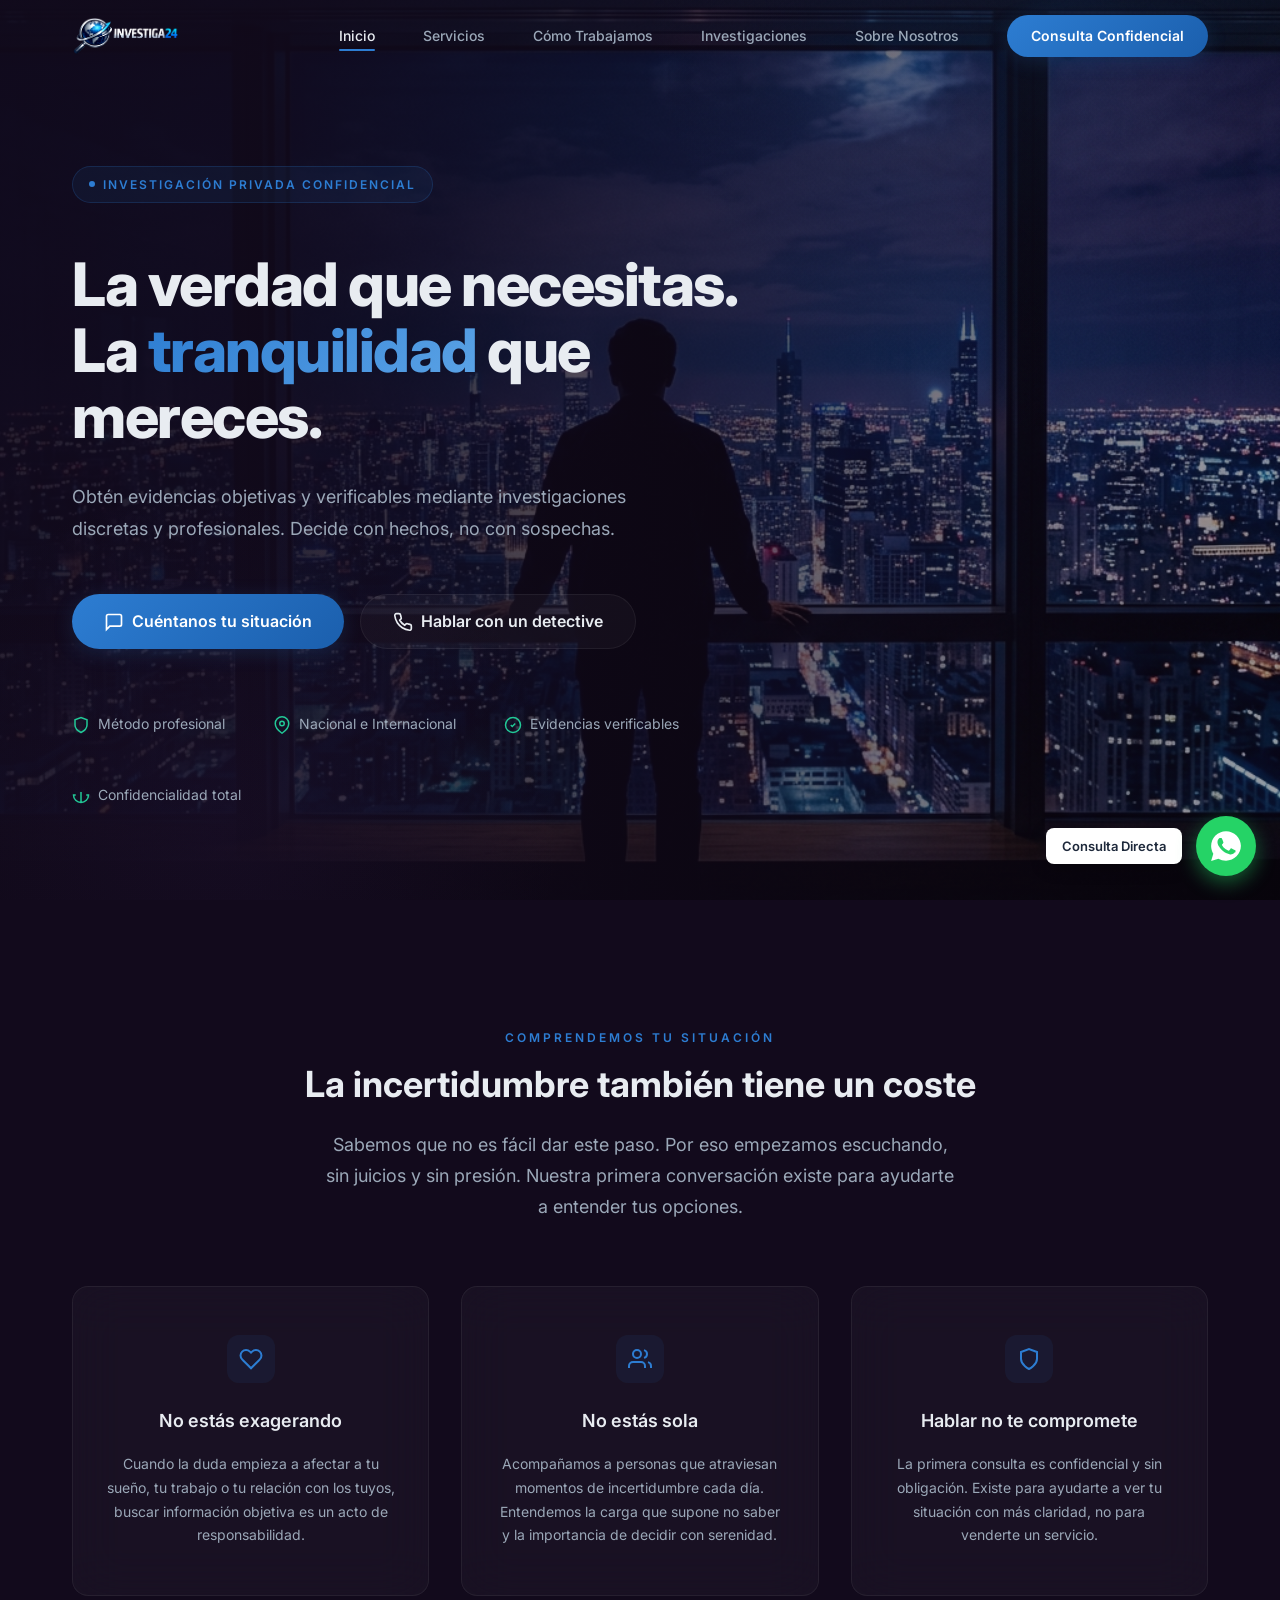
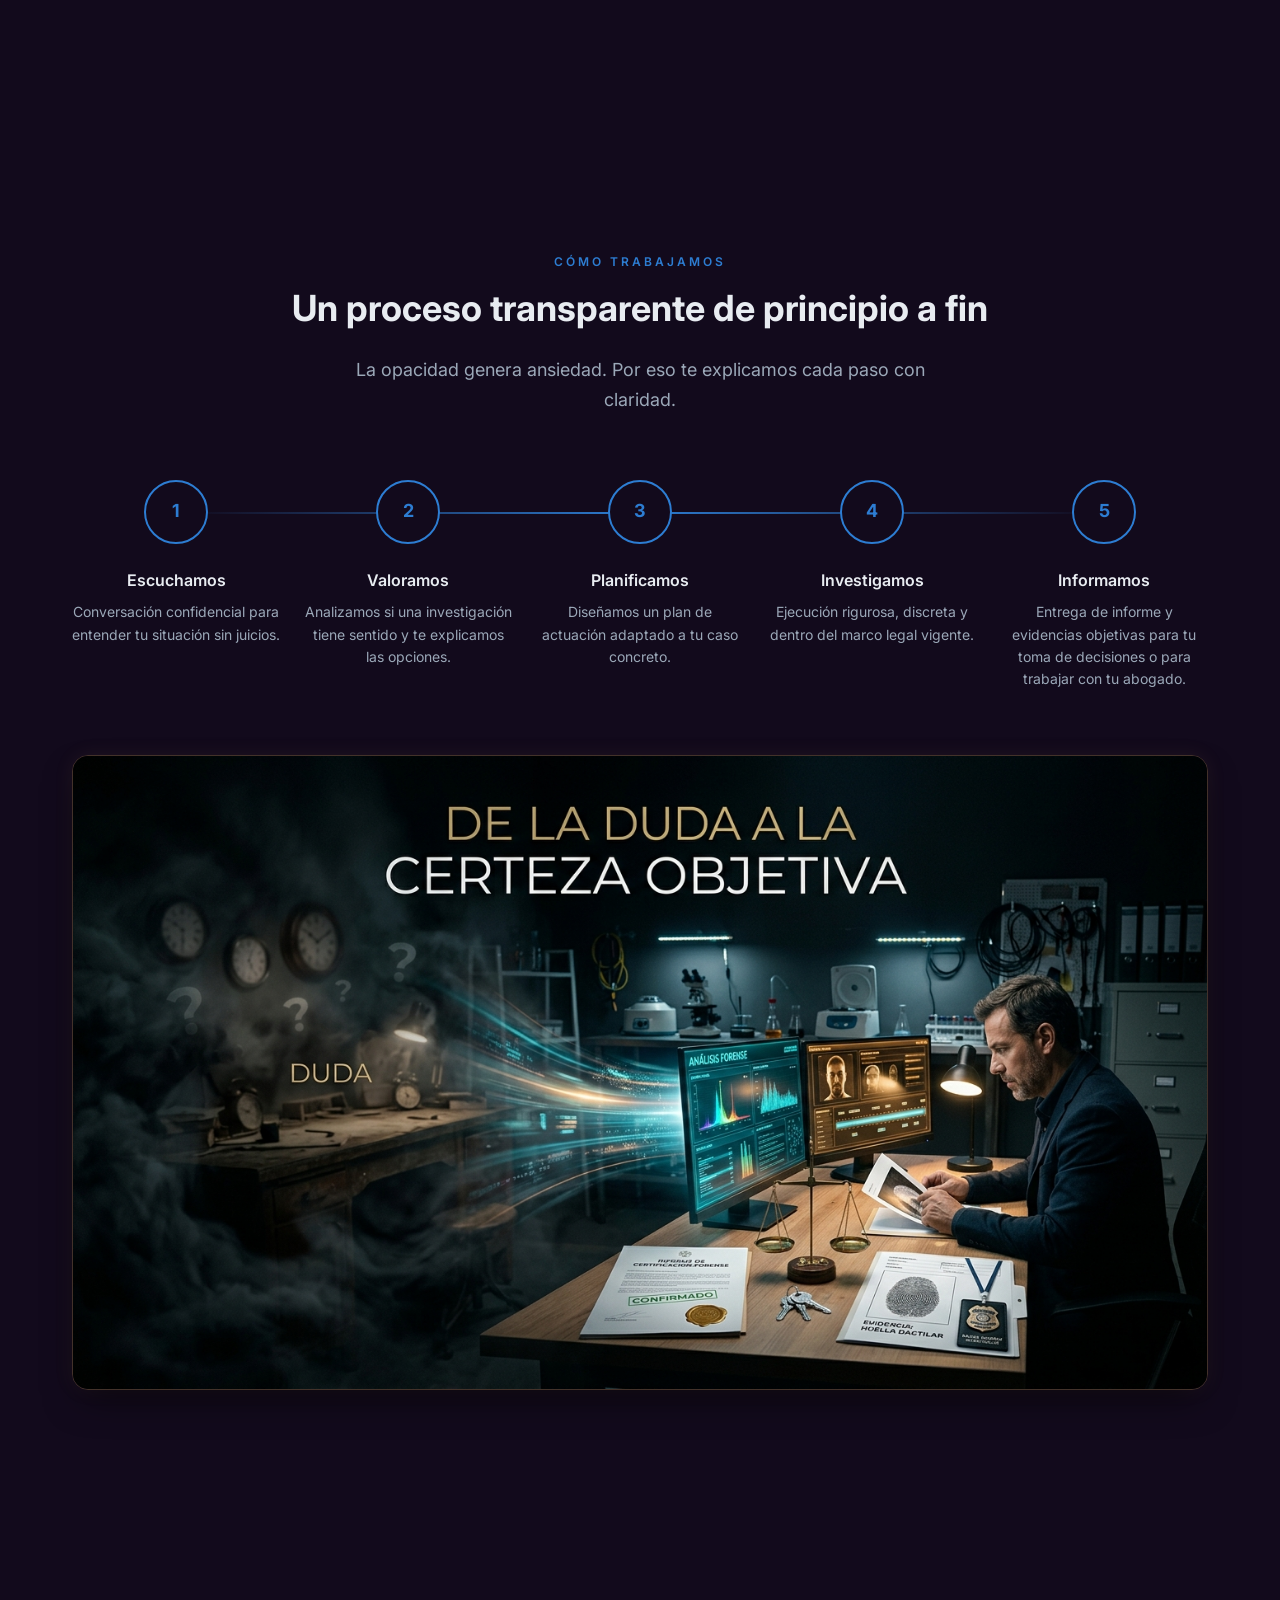
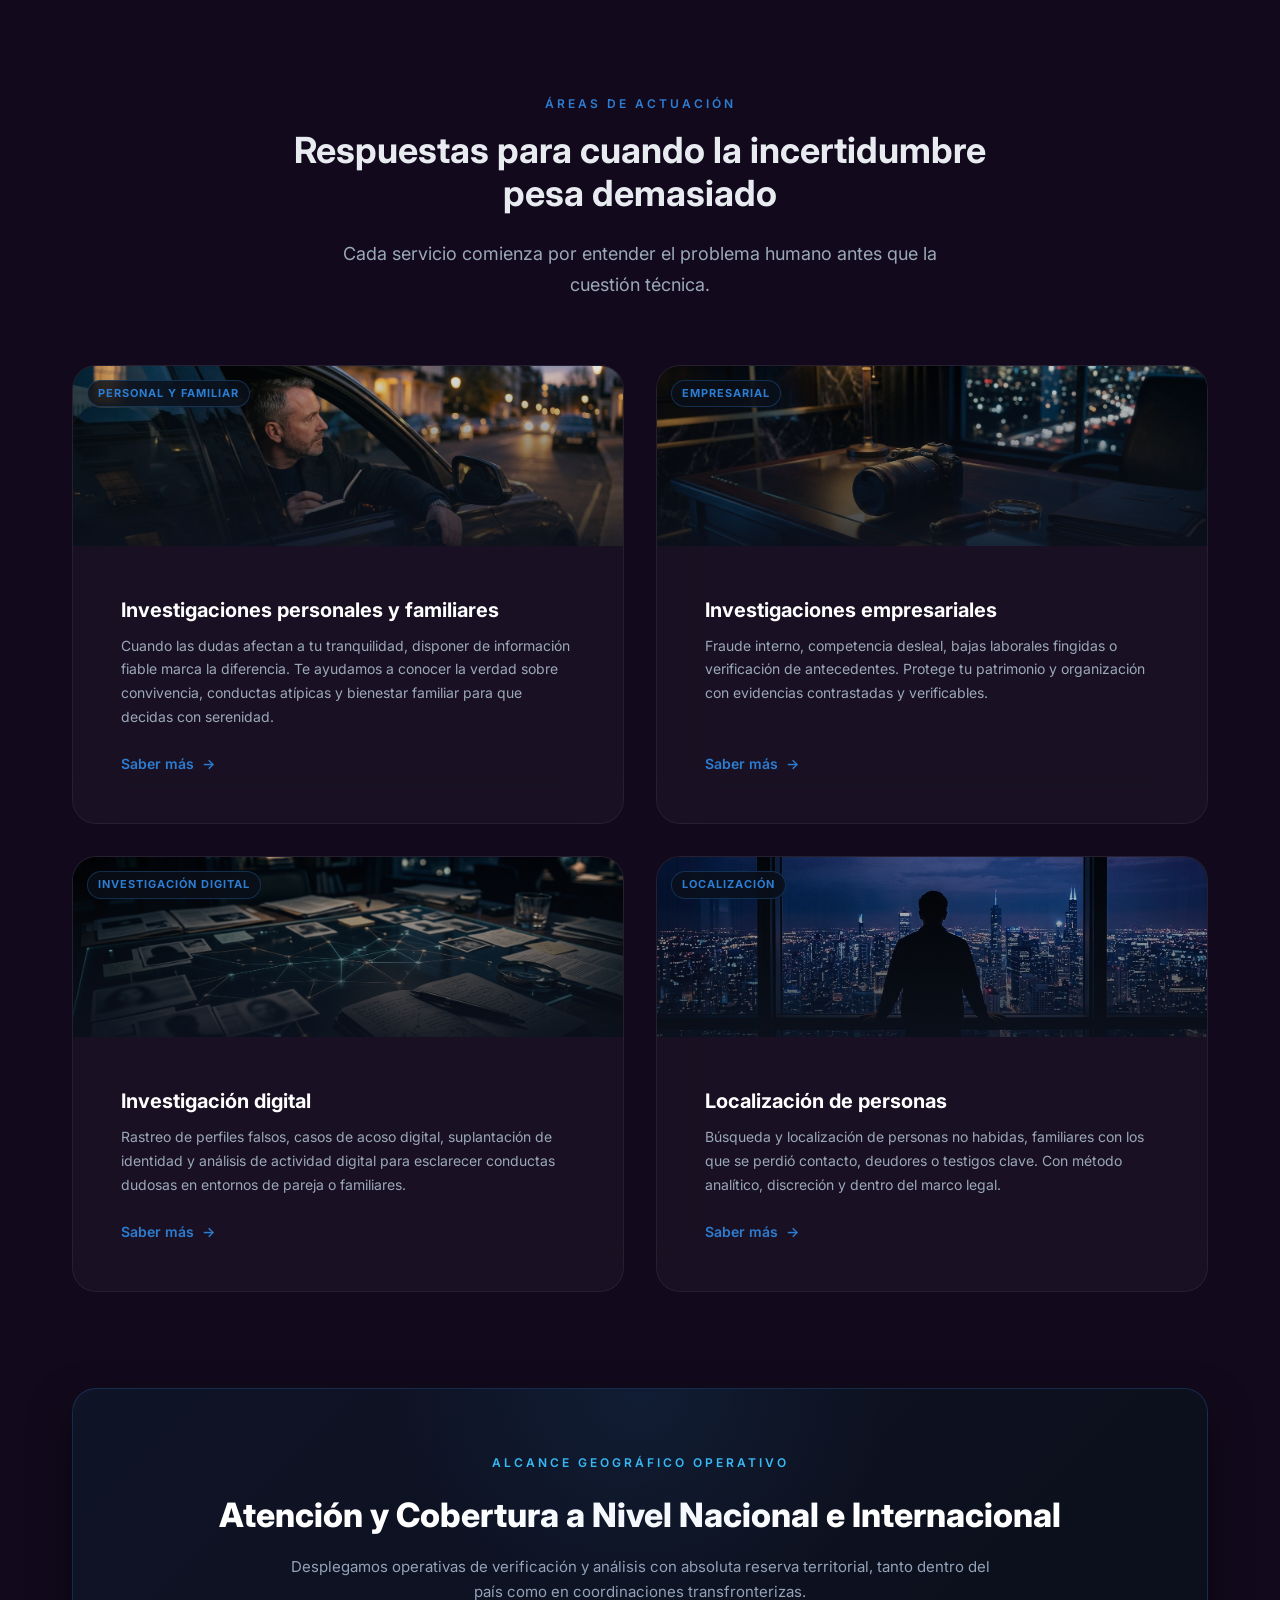
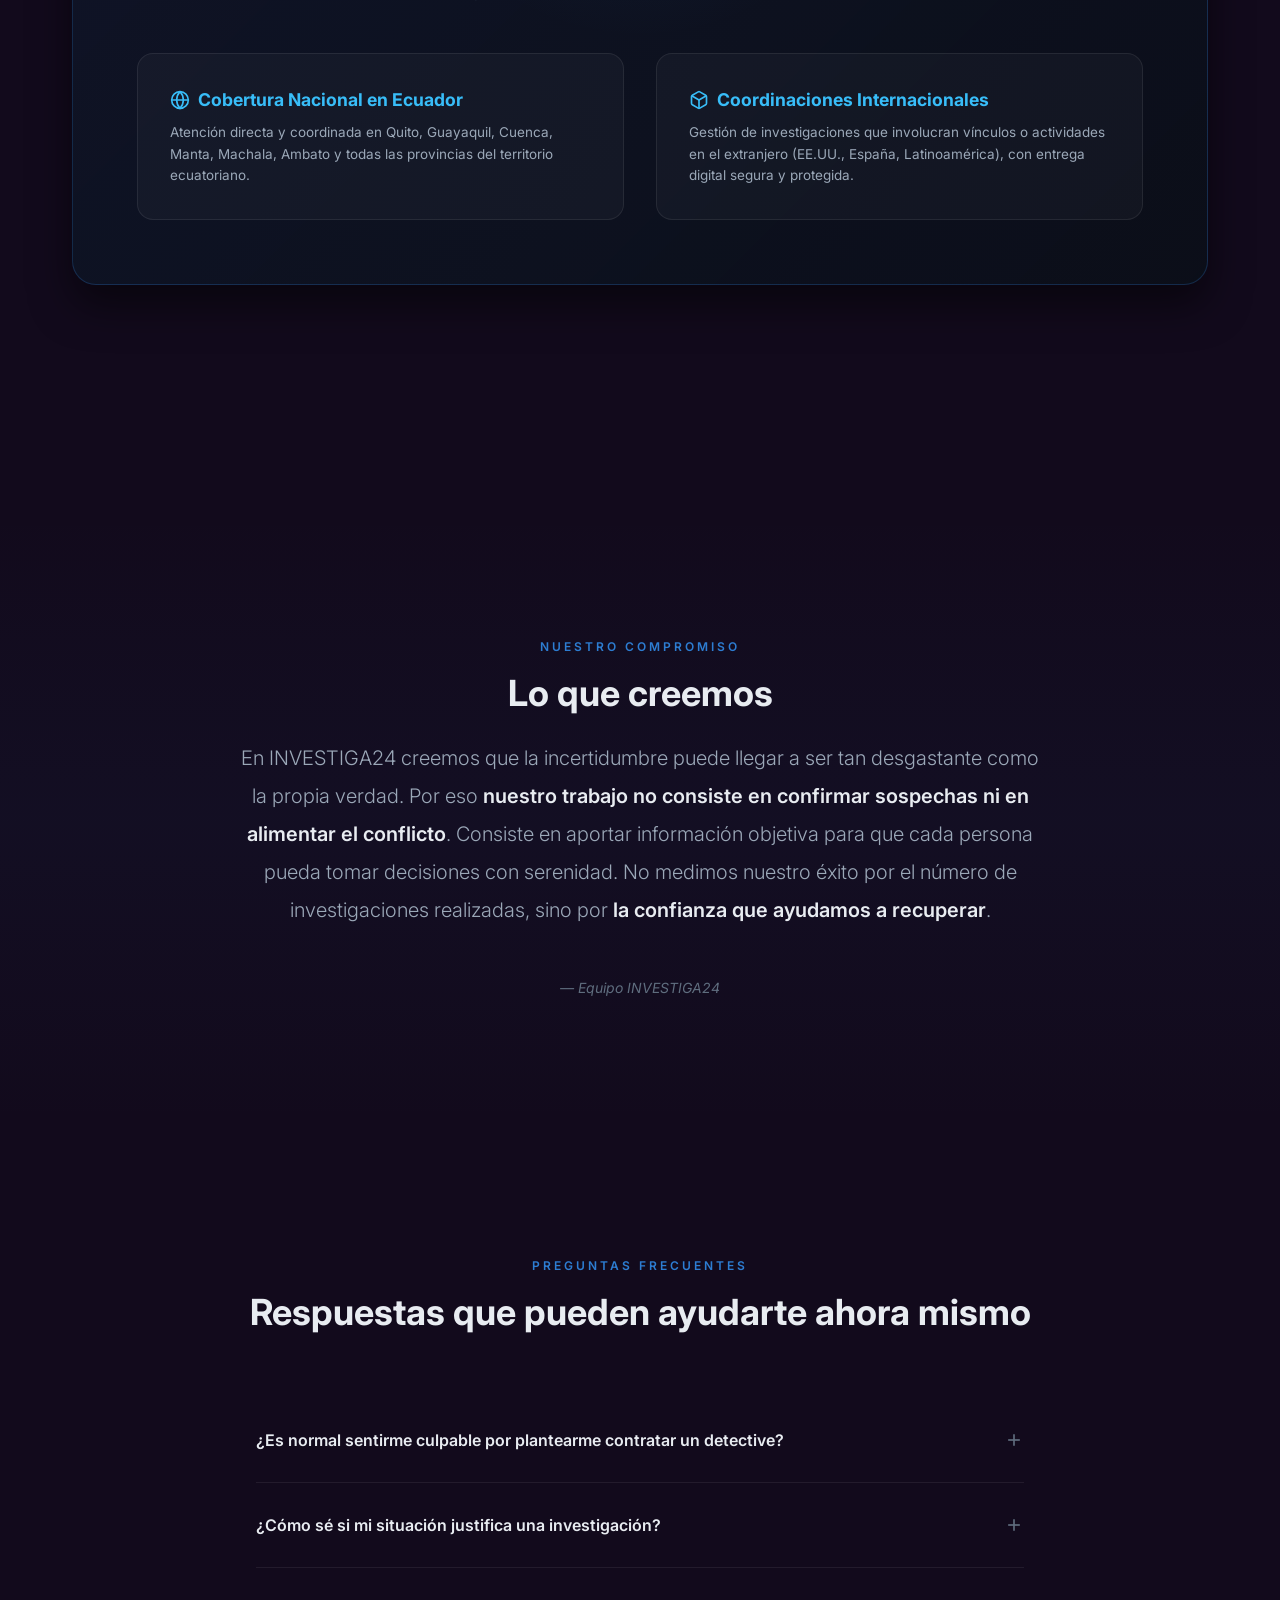
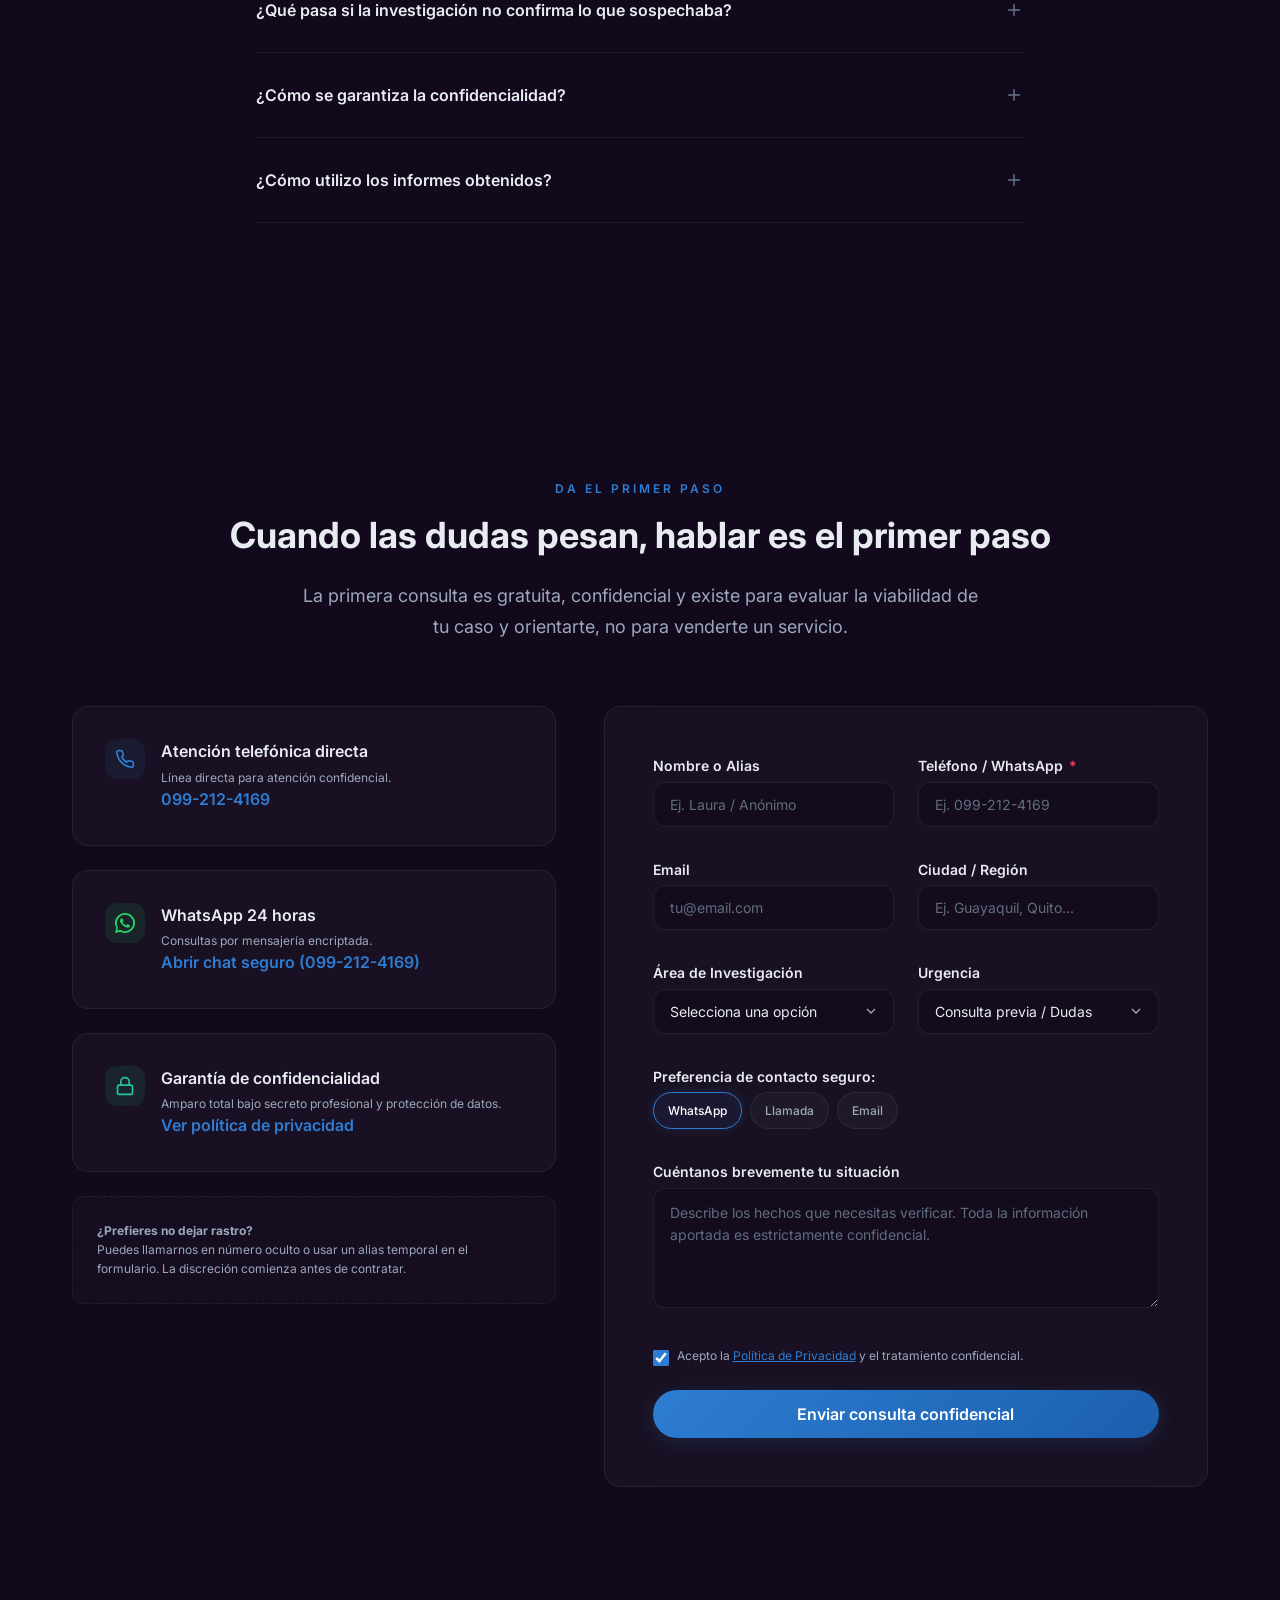
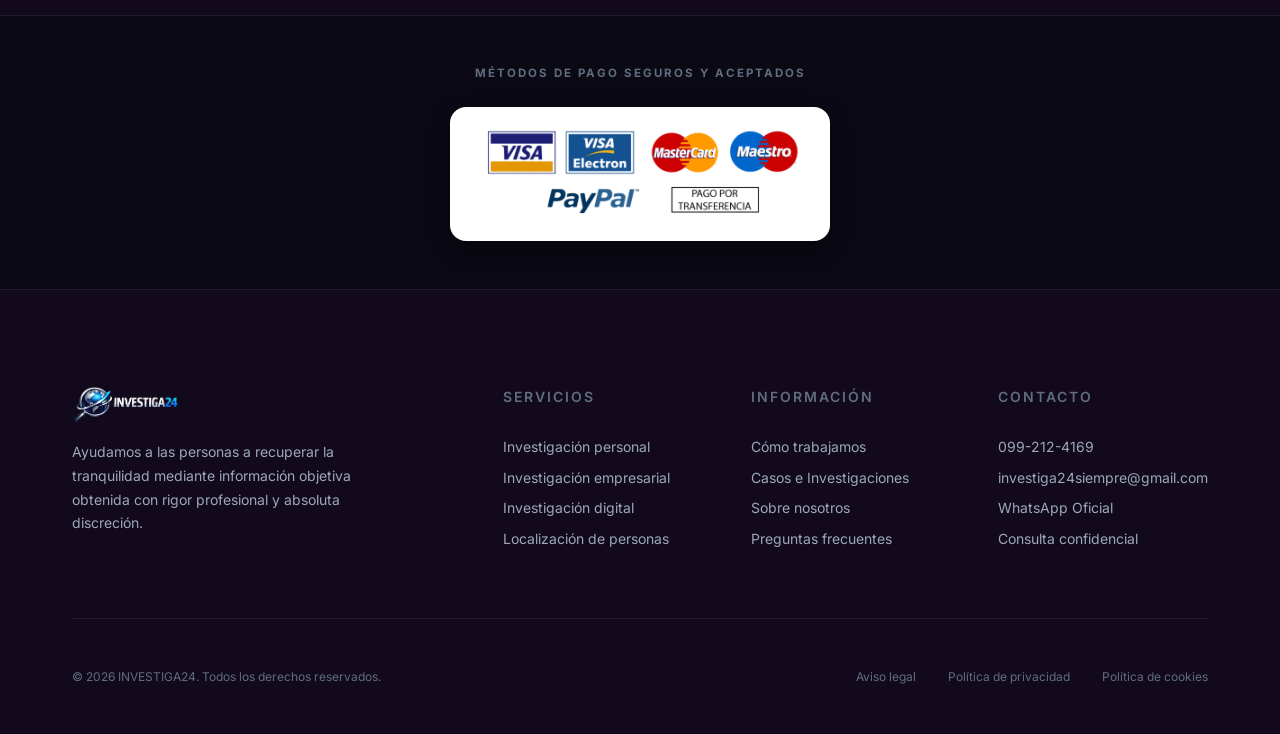
<file: web/index.html>
<!DOCTYPE html>
<html lang="es">
<head>
  <meta charset="UTF-8">
  <meta name="viewport" content="width=device-width, initial-scale=1.0">
  <title>INVESTIGA24 — La verdad que necesitas. La tranquilidad que mereces.</title>
  <meta name="description" content="Detectives privados habilitados. Ayudamos a las personas a recuperar la tranquilidad mediante información objetiva, obtenida con rigor, discreción y validez judicial.">
  <meta name="keywords" content="detective privado, investigación privada, detectives España, pruebas judiciales, infidelidad, custodia">
  <meta property="og:title" content="INVESTIGA24 — Transformamos incertidumbre en certeza">
  <meta property="og:description" content="Detectives privados habilitados. Información objetiva con rigor, discreción y validez judicial.">
  <meta property="og:type" content="website">
  <meta property="og:url" content="https://investiga24.com">
  <link rel="canonical" href="https://investiga24.com">
  <link rel="stylesheet" href="css/style.css?v=3.3">
  <link rel="icon" type="image/svg+xml" href="favicon.svg?v=3.3">
</head>
<body>

  <!-- Navigation -->
  <nav class="nav" id="navbar">
    <div class="nav-inner">
      <a href="index.html" class="nav-logo" aria-label="INVESTIGA24 Inicio">
        <img src="img/logo-investiga24.png" alt="INVESTIGA24">
      </a>
      <div class="nav-links" id="navLinks">
        <a href="index.html" class="nav-link active">Inicio</a>
        <a href="servicios.html" class="nav-link">Servicios</a>
        <a href="como-trabajamos.html" class="nav-link">Cómo Trabajamos</a>
        <a href="investigaciones.html" class="nav-link">Investigaciones</a>
        <a href="sobre-nosotros.html" class="nav-link">Sobre Nosotros</a>
        <a href="consulta.html" class="btn btn-primary nav-cta">Consulta Confidencial</a>
      </div>
      <button class="nav-mobile-toggle" id="navToggle" aria-label="Abrir menú">
        <span></span><span></span><span></span>
      </button>
    </div>
  </nav>

  <!-- Hero Section -->
  <section class="hero" id="hero">
    <div class="hero-bg"></div>
    <div class="container">
      <div class="hero-content">
        <div class="hero-badge">
          <span class="hero-badge-dot"></span>
          Investigación Privada Confidencial
        </div>
        <h1>La verdad que necesitas.<br>La <span class="highlight">tranquilidad</span> que mereces.</h1>
        <p class="hero-subtitle">Obtén evidencias objetivas y verificables mediante investigaciones discretas y profesionales. Decide con hechos, no con sospechas.</p>
        <div class="hero-actions">
          <a href="consulta.html" class="btn btn-primary" id="hero-cta-primary">
            <svg class="btn-icon" viewBox="0 0 24 24" fill="none" stroke="currentColor" stroke-width="2"><path d="M21 15a2 2 0 01-2 2H7l-4 4V5a2 2 0 012-2h14a2 2 0 012 2z"/></svg>
            Cuéntanos tu situación
          </a>
          <a href="https://wa.me/593992124169" class="btn btn-secondary" id="hero-cta-phone" target="_blank" rel="noopener">
            <svg class="btn-icon" viewBox="0 0 24 24" fill="none" stroke="currentColor" stroke-width="2"><path d="M22 16.92v3a2 2 0 01-2.18 2 19.79 19.79 0 01-8.63-3.07 19.5 19.5 0 01-6-6A19.79 19.79 0 012.12 4.18 2 2 0 014.11 2h3a2 2 0 012 1.72c.127.96.361 1.903.7 2.81a2 2 0 01-.45 2.11L8.09 9.91a16 16 0 006 6l1.27-1.27a2 2 0 012.11-.45c.907.339 1.85.573 2.81.7A2 2 0 0122 16.92z"/></svg>
            Hablar con un detective
          </a>
        </div>
        <div class="trust-bar">
          <div class="trust-item">
            <svg class="trust-icon" viewBox="0 0 24 24" fill="none" stroke="currentColor" stroke-width="2"><path d="M12 22s8-4 8-10V5l-8-3-8 3v7c0 6 8 10 8 10z"/></svg>
            Método profesional
          </div>
          <div class="trust-item">
            <svg class="trust-icon" viewBox="0 0 24 24" fill="none" stroke="currentColor" stroke-width="2"><path d="M21 10c0 7-9 13-9 13s-9-6-9-13a9 9 0 0118 0z"/><circle cx="12" cy="10" r="3"/></svg>
            Nacional e Internacional
          </div>
          <div class="trust-item">
            <svg class="trust-icon" viewBox="0 0 24 24" fill="none" stroke="currentColor" stroke-width="2"><path d="M12 22c5.523 0 10-4.477 10-10S17.523 2 12 2 2 6.477 2 12s4.477 10 10 10z"/><path d="M9 12l2 2 4-4"/></svg>
            Evidencias verificables
          </div>
          <div class="trust-item">
            <svg class="trust-icon" viewBox="0 0 24 24" fill="none" stroke="currentColor" stroke-width="2"><path d="M12 22V8M5 12H2a10 10 0 0020 0h-3"/></svg>
            Confidencialidad total
          </div>
        </div>
      </div>
    </div>
  </section>

  <!-- Understanding Section — "Te entendemos" -->
  <section class="section" id="understanding">
    <div class="container text-center">
      <span class="section-label fade-in">Comprendemos tu situación</span>
      <h2 class="section-title fade-in">La incertidumbre también tiene un coste</h2>
      <p class="section-subtitle fade-in">Sabemos que no es fácil dar este paso. Por eso empezamos escuchando, sin juicios y sin presión. Nuestra primera conversación existe para ayudarte a entender tus opciones.</p>
      <div class="understanding-grid">
        <div class="glass-card understanding-card fade-in">
          <div class="card-icon">
            <svg width="24" height="24" viewBox="0 0 24 24" fill="none" stroke="currentColor" stroke-width="2"><path d="M20.84 4.61a5.5 5.5 0 00-7.78 0L12 5.67l-1.06-1.06a5.5 5.5 0 00-7.78 7.78l1.06 1.06L12 21.23l7.78-7.78 1.06-1.06a5.5 5.5 0 000-7.78z"/></svg>
          </div>
          <h3>No estás exagerando</h3>
          <p>Cuando la duda empieza a afectar a tu sueño, tu trabajo o tu relación con los tuyos, buscar información objetiva es un acto de responsabilidad.</p>
        </div>
        <div class="glass-card understanding-card fade-in">
          <div class="card-icon">
            <svg width="24" height="24" viewBox="0 0 24 24" fill="none" stroke="currentColor" stroke-width="2"><path d="M17 21v-2a4 4 0 00-4-4H5a4 4 0 00-4 4v2"/><circle cx="9" cy="7" r="4"/><path d="M23 21v-2a4 4 0 00-3-3.87M16 3.13a4 4 0 010 7.75"/></svg>
          </div>
          <h3>No estás sola</h3>
          <p>Acompañamos a personas que atraviesan momentos de incertidumbre cada día. Entendemos la carga que supone no saber y la importancia de decidir con serenidad.</p>
        </div>
        <div class="glass-card understanding-card fade-in">
          <div class="card-icon">
            <svg width="24" height="24" viewBox="0 0 24 24" fill="none" stroke="currentColor" stroke-width="2"><path d="M12 22s8-4 8-10V5l-8-3-8 3v7c0 6 8 10 8 10z"/></svg>
          </div>
          <h3>Hablar no te compromete</h3>
          <p>La primera consulta es confidencial y sin obligación. Existe para ayudarte a ver tu situación con más claridad, no para venderte un servicio.</p>
        </div>
      </div>
    </div>
  </section>

  <!-- Process Section -->
  <section class="section" id="proceso">
    <div class="container text-center">
      <span class="section-label fade-in">Cómo trabajamos</span>
      <h2 class="section-title fade-in">Un proceso transparente de principio a fin</h2>
      <p class="section-subtitle fade-in">La opacidad genera ansiedad. Por eso te explicamos cada paso con claridad.</p>
      <div class="process-steps">
        <div class="process-step fade-in">
          <div class="step-number">1</div>
          <h3>Escuchamos</h3>
          <p>Conversación confidencial para entender tu situación sin juicios.</p>
        </div>
        <div class="process-step fade-in">
          <div class="step-number">2</div>
          <h3>Valoramos</h3>
          <p>Analizamos si una investigación tiene sentido y te explicamos las opciones.</p>
        </div>
        <div class="process-step fade-in">
          <div class="step-number">3</div>
          <h3>Planificamos</h3>
          <p>Diseñamos un plan de actuación adaptado a tu caso concreto.</p>
        </div>
        <div class="process-step fade-in">
          <div class="step-number">4</div>
          <h3>Investigamos</h3>
          <p>Ejecución rigurosa, discreta y dentro del marco legal vigente.</p>
        </div>
        <div class="process-step fade-in">
          <div class="step-number">5</div>
          <h3>Informamos</h3>
          <p>Entrega de informe y evidencias objetivas para tu toma de decisiones o para trabajar con tu abogado.</p>
        </div>
      </div>

      <!-- Infografía Visual De la Duda a la Certeza Objetiva -->
      <div class="fade-in" style="margin-top: var(--space-3xl); text-align: center;">
        <img src="img/infografia-evidencia-objetiva.jpg" alt="De la Duda a la Certeza Objetiva - INVESTIGA24" class="img-showcase" loading="lazy">
      </div>
    </div>
  </section>

  <!-- Services Preview with Visual Cards -->
  <section class="section" id="servicios-preview">
    <div class="container">
      <div class="text-center" style="max-width: 760px; margin: 0 auto var(--space-2xl);">
        <span class="section-label fade-in">Áreas de actuación</span>
        <h2 class="section-title fade-in">Respuestas para cuando la incertidumbre pesa demasiado</h2>
        <p class="section-subtitle fade-in" style="margin: 0 auto;">Cada servicio comienza por entender el problema humano antes que la cuestión técnica.</p>
      </div>

      <div class="services-grid">
        
        <!-- CARD 1: PERSONAL -->
        <div class="glass-card service-card fade-in">
          <div class="service-card-media">
            <img src="img/servicio-personal.jpg" alt="Investigaciones personales y familiares" loading="lazy">
            <div class="service-card-media-overlay"></div>
            <span class="service-card-badge">Personal y Familiar</span>
          </div>
          <div class="service-card-body">
            <h3>Investigaciones personales y familiares</h3>
            <p>Cuando las dudas afectan a tu tranquilidad, disponer de información fiable marca la diferencia. Te ayudamos a conocer la verdad sobre convivencia, conductas atípicas y bienestar familiar para que decidas con serenidad.</p>
            <a href="servicios.html#personal" class="service-link">Saber más <span>→</span></a>
          </div>
        </div>

        <!-- CARD 2: EMPRESARIAL -->
        <div class="glass-card service-card fade-in">
          <div class="service-card-media">
            <img src="img/servicio-empresarial.jpg" alt="Investigaciones empresariales y comerciales" loading="lazy">
            <div class="service-card-media-overlay"></div>
            <span class="service-card-badge">Empresarial</span>
          </div>
          <div class="service-card-body">
            <h3>Investigaciones empresariales</h3>
            <p>Fraude interno, competencia desleal, bajas laborales fingidas o verificación de antecedentes. Protege tu patrimonio y organización con evidencias contrastadas y verificables.</p>
            <a href="servicios.html#empresarial" class="service-link">Saber más <span>→</span></a>
          </div>
        </div>

        <!-- CARD 3: DIGITAL -->
        <div class="glass-card service-card fade-in">
          <div class="service-card-media">
            <img src="img/servicio-digital.jpg" alt="Investigación Digital y Redes Sociales" loading="lazy">
            <div class="service-card-media-overlay"></div>
            <span class="service-card-badge">Investigación Digital</span>
          </div>
          <div class="service-card-body">
            <h3>Investigación digital</h3>
            <p>Rastreo de perfiles falsos, casos de acoso digital, suplantación de identidad y análisis de actividad digital para esclarecer conductas dudosas en entornos de pareja o familiares.</p>
            <a href="servicios.html#digital" class="service-link">Saber más <span>→</span></a>
          </div>
        </div>

        <!-- CARD 4: LOCALIZACIÓN DE PERSONAS -->
        <div class="glass-card service-card fade-in">
          <div class="service-card-media">
            <img src="img/servicio-localizacion.png" alt="Localización de personas" loading="lazy">
            <div class="service-card-media-overlay"></div>
            <span class="service-card-badge">Localización</span>
          </div>
          <div class="service-card-body">
            <h3>Localización de personas</h3>
            <p>Búsqueda y localización de personas no habidas, familiares con los que se perdió contacto, deudores o testigos clave. Con método analítico, discreción y dentro del marco legal.</p>
            <a href="servicios.html#localizacion" class="service-link">Saber más <span>→</span></a>
          </div>
        </div>

      </div>

      <!-- Cobertura Nacional e Internacional -->
      <div class="coverage-box fade-in">
        <span class="section-label" style="color: #38bdf8;">Alcance Geográfico Operativo</span>
        <h3 style="font-size: clamp(1.5rem, 3vw, 2.1rem); color: #ffffff; margin-top: 8px; font-weight: 800;">
          Atención y Cobertura a Nivel Nacional e Internacional
        </h3>
        <p style="color: #94a3b8; max-width: 720px; margin: 12px auto 0; font-size: 15px; line-height: 1.7;">
          Desplegamos operativas de verificación y análisis con absoluta reserva territorial, tanto dentro del país como en coordinaciones transfronterizas.
        </p>

        <div class="coverage-grid">
          <div class="coverage-item">
            <h4>
              <svg width="20" height="20" viewBox="0 0 24 24" fill="none" stroke="currentColor" stroke-width="2"><circle cx="12" cy="12" r="10"/><path d="M12 2a14.5 14.5 0 0 0 0 20 14.5 14.5 0 0 0 0-20"/><path d="M2 12h20"/></svg>
              Cobertura Nacional en Ecuador
            </h4>
            <p>Atención directa y coordinada en Quito, Guayaquil, Cuenca, Manta, Machala, Ambato y todas las provincias del territorio ecuatoriano.</p>
          </div>
          <div class="coverage-item">
            <h4>
              <svg width="20" height="20" viewBox="0 0 24 24" fill="none" stroke="currentColor" stroke-width="2"><path d="M21 16V8a2 2 0 0 0-1-1.73l-7-4a2 2 0 0 0-2 0l-7 4A2 2 0 0 0 3 8v8a2 2 0 0 0 1 1.73l7 4a2 2 0 0 0 2 0l7-4A2 2 0 0 0 21 16z"/><polyline points="3.27 6.96 12 12.01 20.73 6.96"/><line x1="12" y1="22.08" x2="12" y2="12"/></svg>
              Coordinaciones Internacionales
            </h4>
            <p>Gestión de investigaciones que involucran vínculos o actividades en el extranjero (EE.UU., España, Latinoamérica), con entrega digital segura y protegida.</p>
          </div>
        </div>
      </div>

    </div>
  </section>

  <!-- Manifesto -->
  <section class="section manifesto" id="manifiesto">
    <div class="container text-center">
      <span class="section-label fade-in">Nuestro compromiso</span>
      <h2 class="section-title fade-in">Lo que creemos</h2>

      <!-- IMAGE PLACEHOLDER: Manifesto background texture / quote visual
           Sugerencia: Imagen abstracta oscura con textura de ciudad / luz de ventana
           o detalle macro de un reloj, papeles, lupa. Efecto blur o muy oscuro.
           Tamaño: 1200 × 400 px — Formato: WebP (calidad 80, overlay negro 60%)
           Ubicación: /web/img/manifesto-bg.webp — se usaría como background-image -->

      <blockquote class="manifesto-text fade-in">
        En INVESTIGA24 creemos que la incertidumbre puede llegar a ser tan desgastante como la propia verdad. Por eso <strong>nuestro trabajo no consiste en confirmar sospechas ni en alimentar el conflicto</strong>. Consiste en aportar información objetiva para que cada persona pueda tomar decisiones con serenidad. No medimos nuestro éxito por el número de investigaciones realizadas, sino por <strong>la confianza que ayudamos a recuperar</strong>.
      </blockquote>
      <p class="manifesto-signature fade-in">— Equipo INVESTIGA24</p>
    </div>
  </section>

  <!-- FAQ -->
  <section class="section" id="faq">
    <div class="container text-center">
      <span class="section-label fade-in">Preguntas frecuentes</span>
      <h2 class="section-title fade-in">Respuestas que pueden ayudarte ahora mismo</h2>
      <div class="faq-list">
        <div class="faq-item fade-in">
          <button class="faq-question" id="faq-1">¿Es normal sentirme culpable por plantearme contratar un detective?
            <svg class="faq-icon" viewBox="0 0 24 24" fill="none" stroke="currentColor" stroke-width="2"><line x1="12" y1="5" x2="12" y2="19"/><line x1="5" y1="12" x2="19" y2="12"/></svg>
          </button>
          <div class="faq-answer"><div class="faq-answer-inner">Es completamente natural. Muchas personas pasan por ese proceso. Buscar información profesional cuando la incertidumbre afecta a tu bienestar no es invadir la privacidad de nadie. Es un acto de responsabilidad hacia ti y hacia las decisiones que puedas necesitar tomar.</div></div>
        </div>
        <div class="faq-item fade-in">
          <button class="faq-question" id="faq-2">¿Cómo sé si mi situación justifica una investigación?
            <svg class="faq-icon" viewBox="0 0 24 24" fill="none" stroke="currentColor" stroke-width="2"><line x1="12" y1="5" x2="12" y2="19"/><line x1="5" y1="12" x2="19" y2="12"/></svg>
          </button>
          <div class="faq-answer"><div class="faq-answer-inner">Para eso existe la primera consulta. Te diremos con total honestidad si una investigación puede ayudarte o si no tiene sentido en tu caso. Si no es viable, te lo diremos claramente.</div></div>
        </div>
        <div class="faq-item fade-in">
          <button class="faq-question" id="faq-3">¿Qué pasa si la investigación no confirma lo que sospechaba?
            <svg class="faq-icon" viewBox="0 0 24 24" fill="none" stroke="currentColor" stroke-width="2"><line x1="12" y1="5" x2="12" y2="19"/><line x1="5" y1="12" x2="19" y2="12"/></svg>
          </button>
          <div class="faq-answer"><div class="faq-answer-inner">Descartar una sospecha es tan valioso como confirmarla. Nuestro objetivo no es encontrar culpables, sino darte certeza objetiva para que puedas vivir con tranquilidad.</div></div>
        </div>
        <div class="faq-item fade-in">
          <button class="faq-question" id="faq-4">¿Cómo se garantiza la confidencialidad?
            <svg class="faq-icon" viewBox="0 0 24 24" fill="none" stroke="currentColor" stroke-width="2"><line x1="12" y1="5" x2="12" y2="19"/><line x1="5" y1="12" x2="19" y2="12"/></svg>
          </button>
          <div class="faq-answer"><div class="faq-answer-inner">Todos los miembros de nuestro equipo están sujetos a estricto secreto profesional. La información sólo se comparte contigo mediante canales encriptados y protegidos.</div></div>
        </div>
        <div class="faq-item fade-in">
          <button class="faq-question" id="faq-5">¿Cómo utilizo los informes obtenidos?
            <svg class="faq-icon" viewBox="0 0 24 24" fill="none" stroke="currentColor" stroke-width="2"><line x1="12" y1="5" x2="12" y2="19"/><line x1="5" y1="12" x2="19" y2="12"/></svg>
          </button>
          <div class="faq-answer"><div class="faq-answer-inner">Toda la documentación y evidencias obtenidas se entregan exclusivamente a ti con estricta confidencialidad. Con esa información objetiva, tú y tu abogado de confianza pueden valorar los pasos a seguir con total respaldo y claridad.</div></div>
        </div>
      </div>
    </div>
  </section>

  <!-- Contact & Consultation Form Section -->
  <section class="section" id="contacto">
    <div class="container">
      <div class="text-center" style="margin-bottom: var(--space-3xl);">
        <span class="section-label fade-in">Da el primer paso</span>
        <h2 class="section-title fade-in">Cuando las dudas pesan, hablar es el primer paso</h2>
        <p class="section-subtitle fade-in" style="margin: 0 auto; max-width: 680px;">
          La primera consulta es gratuita, confidencial y existe para evaluar la viabilidad de tu caso y orientarte, no para venderte un servicio.
        </p>
      </div>

      <div class="contact-grid-section fade-in">
        
        <!-- Panel Izquierdo: Vías Rápidas e Información -->
        <div class="contact-info-panel">
          
          <div class="contact-info-card">
            <div class="contact-info-icon">
              <svg viewBox="0 0 24 24" fill="none" stroke="currentColor" stroke-width="2"><path d="M22 16.92v3a2 2 0 01-2.18 2 19.79 19.79 0 01-8.63-3.07 19.5 19.5 0 01-6-6A19.79 19.79 0 012.12 4.18 2 2 0 014.11 2h3a2 2 0 012 1.72c.127.96.361 1.903.7 2.81a2 2 0 01-.45 2.11L8.09 9.91a16 16 0 006 6l1.27-1.27a2 2 0 012.11-.45c.907.339 1.85.573 2.81.7A2 2 0 0122 16.92z"/></svg>
            </div>
            <div class="contact-info-content">
              <h4>Atención telefónica directa</h4>
              <p>Línea directa para atención confidencial.</p>
              <a href="tel:+593992124169">099-212-4169</a>
            </div>
          </div>

          <div class="contact-info-card">
            <div class="contact-info-icon" style="background: rgba(37, 211, 102, 0.1); color: #25d366;">
              <svg viewBox="0 0 24 24" fill="currentColor"><path d="M17.472 14.382c-.297-.149-1.758-.867-2.03-.967-.273-.099-.471-.148-.67.15-.197.297-.767.966-.94 1.164-.173.199-.347.223-.644.075-.297-.15-1.255-.463-2.39-1.475-.883-.788-1.48-1.761-1.653-2.059-.173-.297-.018-.458.13-.606.134-.133.298-.347.446-.52.149-.174.198-.298.298-.497.099-.198.05-.371-.025-.52-.075-.149-.669-1.612-.916-2.207-.242-.579-.487-.5-.669-.51-.173-.008-.371-.01-.57-.01-.198 0-.52.074-.792.372-.272.297-1.04 1.016-1.04 2.479 0 1.462 1.065 2.875 1.213 3.074.149.198 2.096 3.2 5.077 4.487.709.306 1.262.489 1.694.625.712.227 1.36.195 1.871.118.571-.085 1.758-.719 2.006-1.413.248-.694.248-1.289.173-1.413-.074-.124-.272-.198-.57-.347z"/><path d="M12 0C5.373 0 0 5.373 0 12c0 2.11.553 4.09 1.518 5.81L0 24l6.34-1.49A11.94 11.94 0 0012 24c6.627 0 12-5.373 12-12S18.627 0 12 0zm0 21.82a9.8 9.8 0 01-5.24-1.51l-.37-.22-3.77.89.95-3.64-.25-.39A9.79 9.79 0 012.18 12 9.82 9.82 0 0112 2.18 9.82 9.82 0 0121.82 12 9.82 9.82 0 0112 21.82z"/></svg>
            </div>
            <div class="contact-info-content">
              <h4>WhatsApp 24 horas</h4>
              <p>Consultas por mensajería encriptada.</p>
              <a href="https://wa.me/593992124169" target="_blank" rel="noopener">Abrir chat seguro (099-212-4169)</a>
            </div>
          </div>

          <div class="contact-info-card">
            <div class="contact-info-icon" style="background: var(--color-serenity-subtle); color: var(--color-serenity);">
              <svg viewBox="0 0 24 24" fill="none" stroke="currentColor" stroke-width="2"><rect x="3" y="11" width="18" height="11" rx="2" ry="2"/><path d="M7 11V7a5 5 0 0110 0v4"/></svg>
            </div>
            <div class="contact-info-content">
              <h4>Garantía de confidencialidad</h4>
              <p>Amparo total bajo secreto profesional y protección de datos.</p>
              <a href="privacidad.html">Ver política de privacidad</a>
            </div>
          </div>

          <div style="padding: var(--space-lg); background: rgba(255, 255, 255, 0.02); border: 1px dashed var(--color-border); border-radius: var(--radius-md); font-size: var(--font-size-xs); color: var(--color-text-secondary); line-height: 1.6;">
            <strong>¿Prefieres no dejar rastro?</strong><br>
            Puedes llamarnos en número oculto o usar un alias temporal en el formulario. La discreción comienza antes de contratar.
          </div>
        </div>

        <!-- Panel Derecho: Formulario Estructurado -->
        <div>
          <form class="glass-card consult-form" id="homeConsultForm" data-origen="Home Page" style="padding: var(--space-2xl);">
            
            <div class="form-grid">
              <div class="form-group">
                <label class="form-label" for="home_nombre">Nombre o Alias</label>
                <input class="form-input" type="text" id="home_nombre" name="nombre" placeholder="Ej. Laura / Anónimo" autocomplete="given-name">
              </div>
              <div class="form-group">
                <label class="form-label" for="home_telefono">Teléfono / WhatsApp <span class="required-dot">*</span></label>
                <input class="form-input" type="tel" id="home_telefono" name="telefono" placeholder="Ej. 099-212-4169" autocomplete="tel">
              </div>
            </div>

            <div class="form-grid">
              <div class="form-group">
                <label class="form-label" for="home_email">Email</label>
                <input class="form-input" type="email" id="home_email" name="email" placeholder="tu@email.com" autocomplete="email">
              </div>
              <div class="form-group">
                <label class="form-label" for="home_ubicacion">Ciudad / Región</label>
                <input class="form-input" type="text" id="home_ubicacion" name="ubicacion" placeholder="Ej. Guayaquil, Quito...">
              </div>
            </div>

            <div class="form-grid">
              <div class="form-group">
                <label class="form-label" for="home_tipo">Área de Investigación</label>
                <select class="form-select" id="home_tipo" name="tipo">
                  <option value="" disabled selected>Selecciona una opción</option>
                  <option value="personal">Investigación personal y familiar</option>
                  <option value="custodia">Custodia de menores / Convivencia</option>
                  <option value="empresarial">Investigación empresarial y fraude</option>
                  <option value="digital">Investigación digital / Redes sociales</option>
                  <option value="localizacion">Localización de personas</option>
                  <option value="otro">Otra consulta / No estoy seguro/a</option>
                </select>
              </div>
              <div class="form-group">
                <label class="form-label" for="home_urgencia">Urgencia</label>
                <select class="form-select" id="home_urgencia" name="urgencia">
                  <option value="consulta" selected>Consulta previa / Dudas</option>
                  <option value="proximos_dias">Próximos días</option>
                  <option value="inmediata">Urgente (24-48h)</option>
                </select>
              </div>
            </div>

            <div class="form-group">
              <label class="form-label">Preferencia de contacto seguro:</label>
              <div class="form-pills-container">
                <label>
                  <input type="radio" name="preferencia" value="whatsapp" class="form-pill-input" checked>
                  <span class="form-pill-label">WhatsApp</span>
                </label>
                <label>
                  <input type="radio" name="preferencia" value="llamada" class="form-pill-input">
                  <span class="form-pill-label">Llamada</span>
                </label>
                <label>
                  <input type="radio" name="preferencia" value="email" class="form-pill-input">
                  <span class="form-pill-label">Email</span>
                </label>
              </div>
            </div>

            <div class="form-group">
              <label class="form-label" for="home_mensaje">Cuéntanos brevemente tu situación</label>
              <textarea class="form-textarea" id="home_mensaje" name="mensaje" rows="3" placeholder="Describe los hechos que necesitas verificar. Toda la información aportada es estrictamente confidencial."></textarea>
            </div>

            <div class="form-checkbox-group">
              <input type="checkbox" id="home_privacidad" name="privacidad" class="form-checkbox" required checked>
              <label for="home_privacidad" class="form-checkbox-text">
                Acepto la <a href="privacidad.html" target="_blank">Política de Privacidad</a> y el tratamiento confidencial.
              </label>
            </div>

            <button type="submit" class="btn btn-primary" style="width: 100%; padding: 14px; font-size: var(--font-size-base);">
              Enviar consulta confidencial
            </button>
          </form>
        </div>

      </div>
    </div>
  </section>

  <!-- Métodos de Pago Flexibles y Seguros -->
  <section class="payment-section">
    <div class="container">
      <div class="payment-title">Métodos de Pago Seguros y Aceptados</div>
      <div class="payment-banner-box">
        <img src="img/metodos-pago.png" alt="Métodos de Pago: Visa, MasterCard, Maestro, PayPal, Transferencia" class="payment-img" loading="lazy">
      </div>
    </div>
  </section>

  <footer class="footer" id="footer">
    <div class="container">
      <div class="footer-grid">
        <div class="footer-brand">
          <a href="index.html" class="nav-logo"><img src="img/logo-investiga24.png" alt="INVESTIGA24"></a>
          <p>Ayudamos a las personas a recuperar la tranquilidad mediante información objetiva obtenida con rigor profesional y absoluta discreción.</p>
        </div>
        <div class="footer-col">
          <h4>Servicios</h4>
          <a href="servicios.html#personal">Investigación personal</a>
          <a href="servicios.html#empresarial">Investigación empresarial</a>
          <a href="servicios.html#digital">Investigación digital</a>
          <a href="servicios.html#localizacion">Localización de personas</a>
        </div>
        <div class="footer-col">
          <h4>Información</h4>
          <a href="como-trabajamos.html">Cómo trabajamos</a>
          <a href="investigaciones.html">Casos e Investigaciones</a>
          <a href="sobre-nosotros.html">Sobre nosotros</a>
          <a href="index.html#faq">Preguntas frecuentes</a>
        </div>
        <div class="footer-col">
          <h4>Contacto</h4>
          <a href="tel:+593992124169">099-212-4169</a>
          <a href="mailto:investiga24siempre@gmail.com">investiga24siempre@gmail.com</a>
          <a href="https://wa.me/593992124169" target="_blank" rel="noopener">WhatsApp Oficial</a>
          <a href="consulta.html">Consulta confidencial</a>
        </div>
      </div>
      <div class="footer-bottom">
        <p>&copy; 2026 INVESTIGA24. Todos los derechos reservados.</p>
        <div class="footer-legal">
          <a href="aviso-legal.html">Aviso legal</a>
          <a href="privacidad.html">Política de privacidad</a>
          <a href="cookies.html">Política de cookies</a>
        </div>
      </div>
    </div>
  </footer>

  <script src="js/main.js?v=3.3"></script>
</body>
</html>
</file>
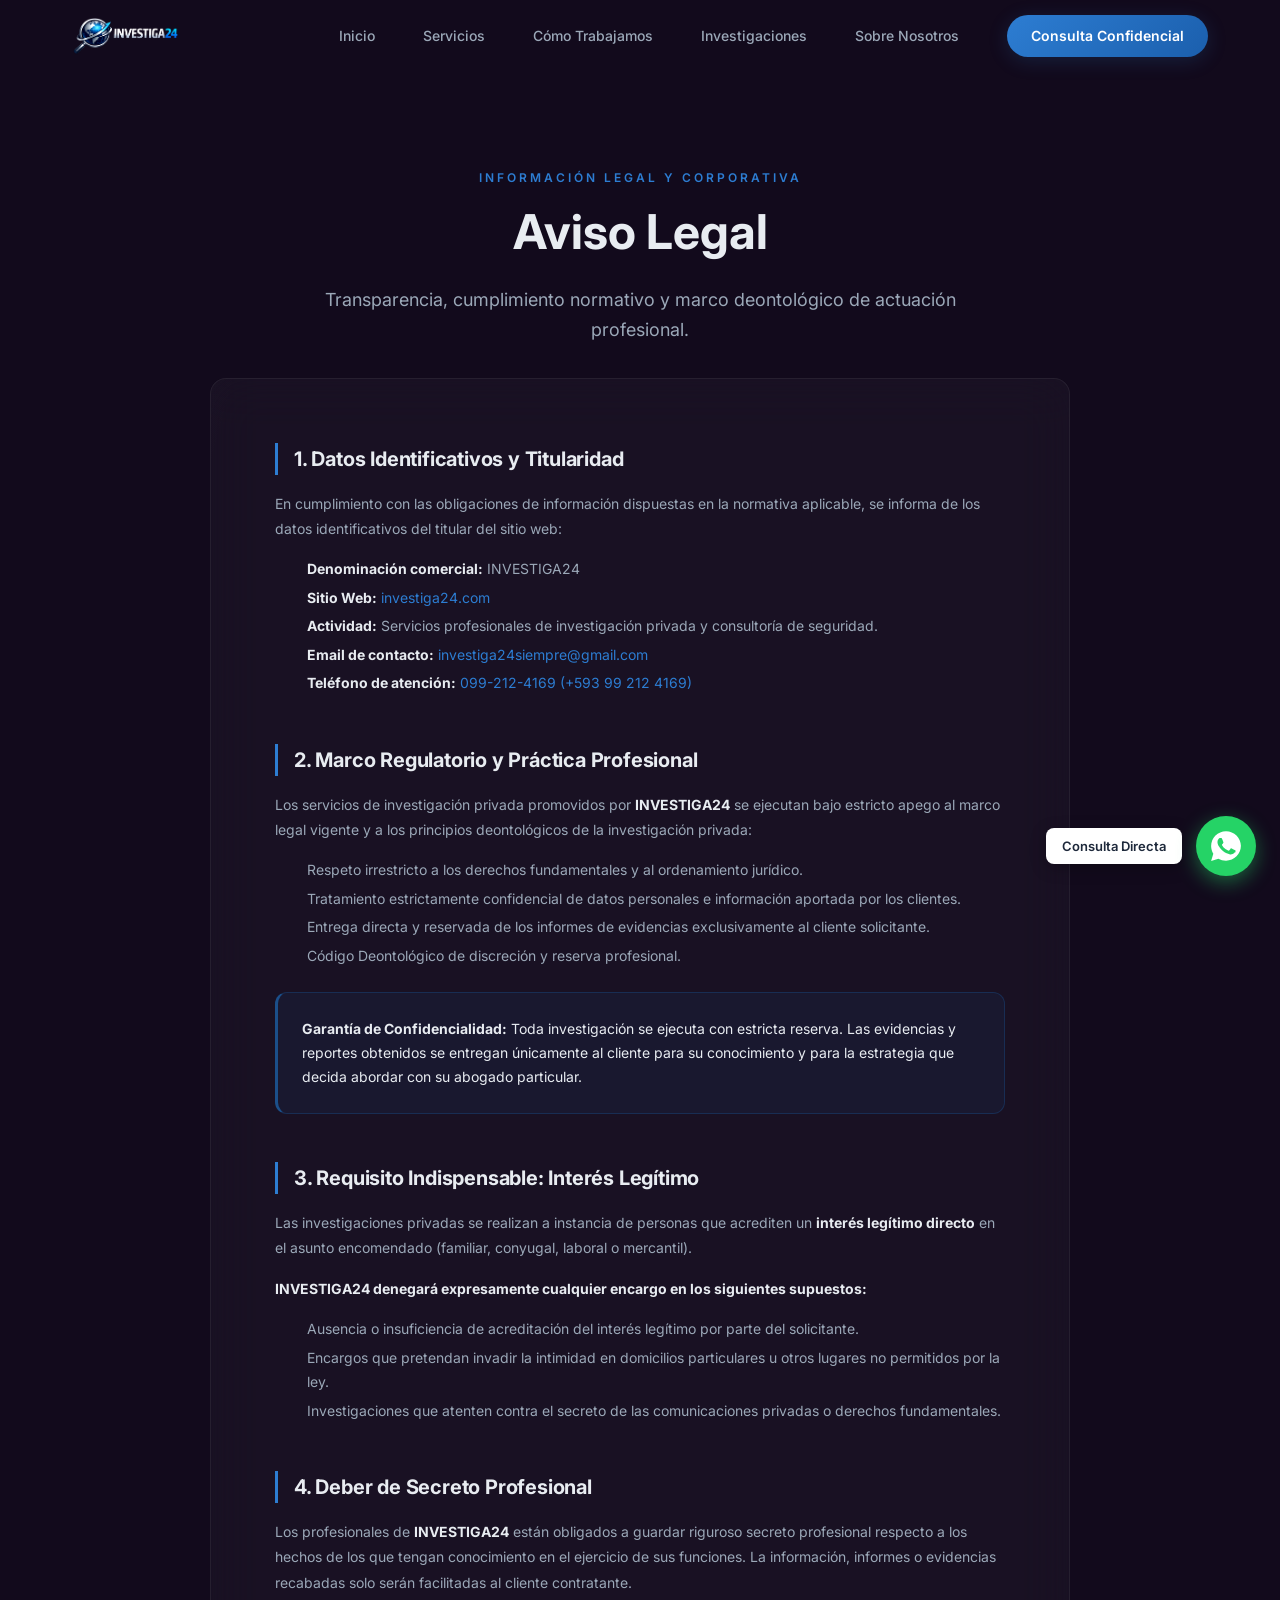
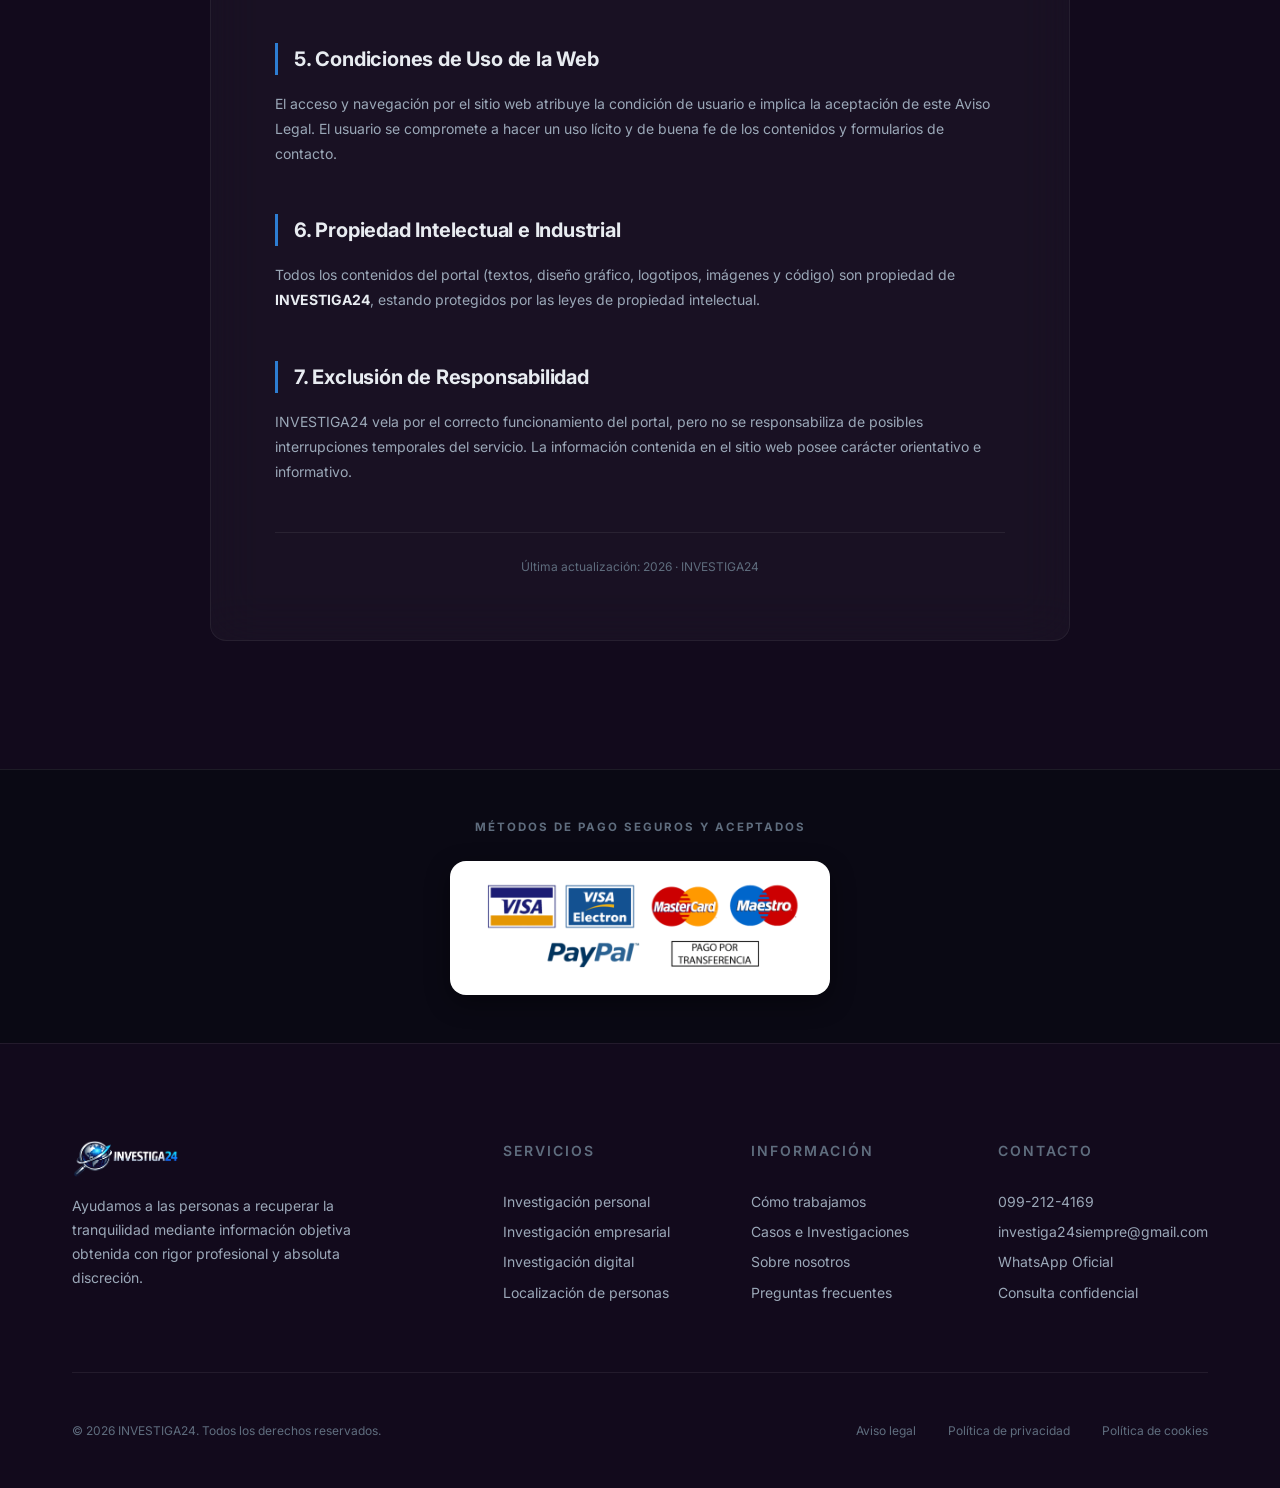
<file: web/aviso-legal.html>
<!DOCTYPE html>
<html lang="es">
<head>
  <meta charset="UTF-8">
  <meta name="viewport" content="width=device-width, initial-scale=1.0">
  <title>Aviso Legal — INVESTIGA24 | Marco Regulatorio y Deontológico</title>
  <meta name="description" content="Aviso Legal, términos de uso y marco regulatorio profesional de INVESTIGA24. Detectives privados habilitados conforme a la normativa de seguridad privada.">
  <link rel="canonical" href="https://investiga24.com/aviso-legal.html">
  <link rel="stylesheet" href="css/style.css?v=3.3">
  <link rel="icon" type="image/svg+xml" href="favicon.svg?v=3.3">
</head>
<body>

  <!-- Navigation -->
  <nav class="nav" id="navbar">
    <div class="nav-inner">
      <a href="index.html" class="nav-logo" aria-label="INVESTIGA24 Inicio">
        <img src="img/logo-investiga24.png" alt="INVESTIGA24">
      </a>
      <div class="nav-links" id="navLinks">
        <a href="index.html" class="nav-link">Inicio</a>
        <a href="servicios.html" class="nav-link">Servicios</a>
        <a href="como-trabajamos.html" class="nav-link">Cómo Trabajamos</a>
        <a href="investigaciones.html" class="nav-link">Investigaciones</a>
        <a href="sobre-nosotros.html" class="nav-link">Sobre Nosotros</a>
        <a href="consulta.html" class="btn btn-primary nav-cta">Consulta Confidencial</a>
      </div>
      <button class="nav-mobile-toggle" id="navToggle" aria-label="Abrir menú">
        <span></span><span></span><span></span>
      </button>
    </div>
  </nav>

  <!-- Header -->
  <section class="section" style="padding-top: calc(var(--nav-height) + var(--space-4xl)); padding-bottom: var(--space-xl);">
    <div class="container text-center">
      <span class="section-label fade-in">Información Legal y Corporativa</span>
      <h1 class="section-title fade-in" style="font-size: clamp(2rem, 4vw, var(--font-size-5xl));">Aviso Legal</h1>
      <p class="section-subtitle fade-in" style="max-width: 680px; margin: 0 auto;">Transparencia, cumplimiento normativo y marco deontológico de actuación profesional.</p>
    </div>
  </section>

  <!-- Main Content -->
  <section class="section" style="padding-top: 0;">
    <div class="container">
      <div class="legal-wrapper">
        <div class="glass-card legal-card fade-in">

          <!-- 1. Datos Identificativos -->
          <div class="legal-section">
            <h2>1. Datos Identificativos y Titularidad</h2>
            <p>En cumplimiento con las obligaciones de información dispuestas en la normativa aplicable, se informa de los datos identificativos del titular del sitio web:</p>
            <ul>
              <li><strong>Denominación comercial:</strong> INVESTIGA24</li>
              <li><strong>Sitio Web:</strong> <a href="https://investiga24.com" style="color: var(--color-accent);">investiga24.com</a></li>
              <li><strong>Actividad:</strong> Servicios profesionales de investigación privada y consultoría de seguridad.</li>
              <li><strong>Email de contacto:</strong> <a href="mailto:investiga24siempre@gmail.com" style="color: var(--color-accent);">investiga24siempre@gmail.com</a></li>
              <li><strong>Teléfono de atención:</strong> <a href="tel:+593992124169" style="color: var(--color-accent);">099-212-4169 (+593 99 212 4169)</a></li>
            </ul>
          </div>

          <!-- 2. Marco Regulatorio y Práctica Profesional -->
          <div class="legal-section">
            <h2>2. Marco Regulatorio y Práctica Profesional</h2>
            <p>Los servicios de investigación privada promovidos por <strong>INVESTIGA24</strong> se ejecutan bajo estricto apego al marco legal vigente y a los principios deontológicos de la investigación privada:</p>
            <ul>
              <li>Respeto irrestricto a los derechos fundamentales y al ordenamiento jurídico.</li>
              <li>Tratamiento estrictamente confidencial de datos personales e información aportada por los clientes.</li>
              <li>Entrega directa y reservada de los informes de evidencias exclusivamente al cliente solicitante.</li>
              <li>Código Deontológico de discreción y reserva profesional.</li>
            </ul>
            <div class="legal-callout legal-callout-shield">
              <strong>Garantía de Confidencialidad:</strong> Toda investigación se ejecuta con estricta reserva. Las evidencias y reportes obtenidos se entregan únicamente al cliente para su conocimiento y para la estrategia que decida abordar con su abogado particular.
            </div>
          </div>

          <!-- 3. Exigencia de Interés Legítimo Acreditado -->
          <div class="legal-section">
            <h2>3. Requisito Indispensable: Interés Legítimo</h2>
            <p>Las investigaciones privadas se realizan a instancia de personas que acrediten un <strong>interés legítimo directo</strong> en el asunto encomendado (familiar, conyugal, laboral o mercantil).</p>
            <p><strong>INVESTIGA24 denegará expresamente cualquier encargo en los siguientes supuestos:</strong></p>
            <ol>
              <li>Ausencia o insuficiencia de acreditación del interés legítimo por parte del solicitante.</li>
              <li>Encargos que pretendan invadir la intimidad en domicilios particulares u otros lugares no permitidos por la ley.</li>
              <li>Investigaciones que atenten contra el secreto de las comunicaciones privadas o derechos fundamentales.</li>
            </ol>
          </div>

          <!-- 4. Deber de Secreto Profesional y Confidencialidad -->
          <div class="legal-section">
            <h2>4. Deber de Secreto Profesional</h2>
            <p>Los profesionales de <strong>INVESTIGA24</strong> están obligados a guardar riguroso secreto profesional respecto a los hechos de los que tengan conocimiento en el ejercicio de sus funciones. La información, informes o evidencias recabadas solo serán facilitadas al cliente contratante.</p>
          </div>

          <!-- 5. Condiciones de Uso del Portal Web -->
          <div class="legal-section">
            <h2>5. Condiciones de Uso de la Web</h2>
            <p>El acceso y navegación por el sitio web atribuye la condición de usuario e implica la aceptación de este Aviso Legal. El usuario se compromete a hacer un uso lícito y de buena fe de los contenidos y formularios de contacto.</p>
          </div>

          <!-- 6. Propiedad Intelectual e Industrial -->
          <div class="legal-section">
            <h2>6. Propiedad Intelectual e Industrial</h2>
            <p>Todos los contenidos del portal (textos, diseño gráfico, logotipos, imágenes y código) son propiedad de <strong>INVESTIGA24</strong>, estando protegidos por las leyes de propiedad intelectual.</p>
          </div>

          <!-- 7. Limitación de Responsabilidad -->
          <div class="legal-section">
            <h2>7. Exclusión de Responsabilidad</h2>
            <p>INVESTIGA24 vela por el correcto funcionamiento del portal, pero no se responsabiliza de posibles interrupciones temporales del servicio. La información contenida en el sitio web posee carácter orientativo e informativo.</p>
          </div>

          <div style="margin-top: var(--space-2xl); padding-top: var(--space-lg); border-top: 1px solid var(--color-border); text-align: center;">
            <p style="font-size: var(--font-size-xs); color: var(--color-text-muted);">Última actualización: 2026 · INVESTIGA24</p>
          </div>

        </div>
      </div>
    </div>
  </section>

  <!-- Métodos de Pago Flexibles y Seguros -->
  <section class="payment-section">
    <div class="container">
      <div class="payment-title">Métodos de Pago Seguros y Aceptados</div>
      <div class="payment-banner-box">
        <img src="img/metodos-pago.png" alt="Métodos de Pago: Visa, MasterCard, Maestro, PayPal, Transferencia" class="payment-img" loading="lazy">
      </div>
    </div>
  </section>

  <footer class="footer" id="footer">
    <div class="container">
      <div class="footer-grid">
        <div class="footer-brand">
          <a href="index.html" class="nav-logo"><img src="img/logo-investiga24.png" alt="INVESTIGA24"></a>
          <p>Ayudamos a las personas a recuperar la tranquilidad mediante información objetiva obtenida con rigor profesional y absoluta discreción.</p>
        </div>
        <div class="footer-col">
          <h4>Servicios</h4>
          <a href="servicios.html#personal">Investigación personal</a>
          <a href="servicios.html#empresarial">Investigación empresarial</a>
          <a href="servicios.html#digital">Investigación digital</a>
          <a href="servicios.html#localizacion">Localización de personas</a>
        </div>
        <div class="footer-col">
          <h4>Información</h4>
          <a href="como-trabajamos.html">Cómo trabajamos</a>
          <a href="investigaciones.html">Casos e Investigaciones</a>
          <a href="sobre-nosotros.html">Sobre nosotros</a>
          <a href="index.html#faq">Preguntas frecuentes</a>
        </div>
        <div class="footer-col">
          <h4>Contacto</h4>
          <a href="tel:+593992124169">099-212-4169</a>
          <a href="mailto:investiga24siempre@gmail.com">investiga24siempre@gmail.com</a>
          <a href="https://wa.me/593992124169" target="_blank" rel="noopener">WhatsApp Oficial</a>
          <a href="consulta.html">Consulta confidencial</a>
        </div>
      </div>
      <div class="footer-bottom">
        <p>&copy; 2026 INVESTIGA24. Todos los derechos reservados.</p>
        <div class="footer-legal">
          <a href="aviso-legal.html">Aviso legal</a>
          <a href="privacidad.html">Política de privacidad</a>
          <a href="cookies.html">Política de cookies</a>
        </div>
      </div>
    </div>
  </footer>

  <script src="js/main.js?v=3.3"></script>
</body>
</html>
</file>
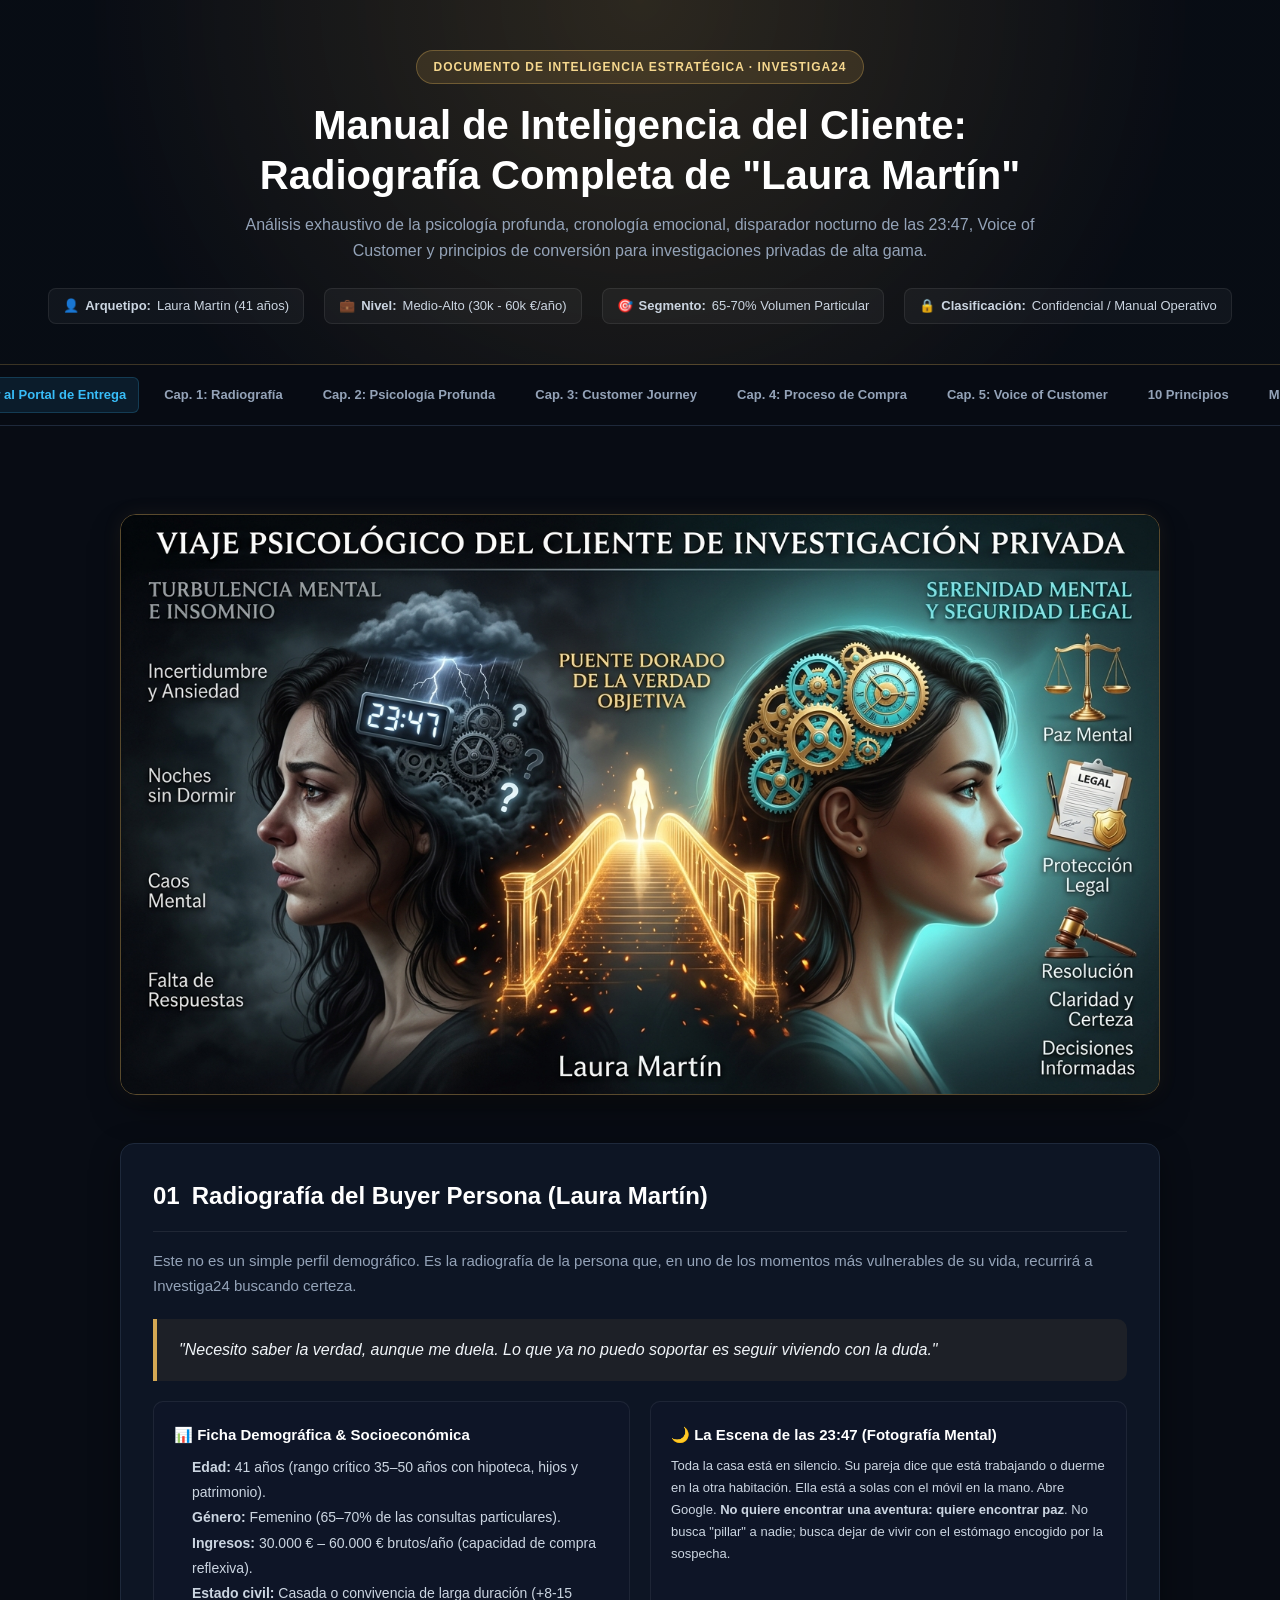
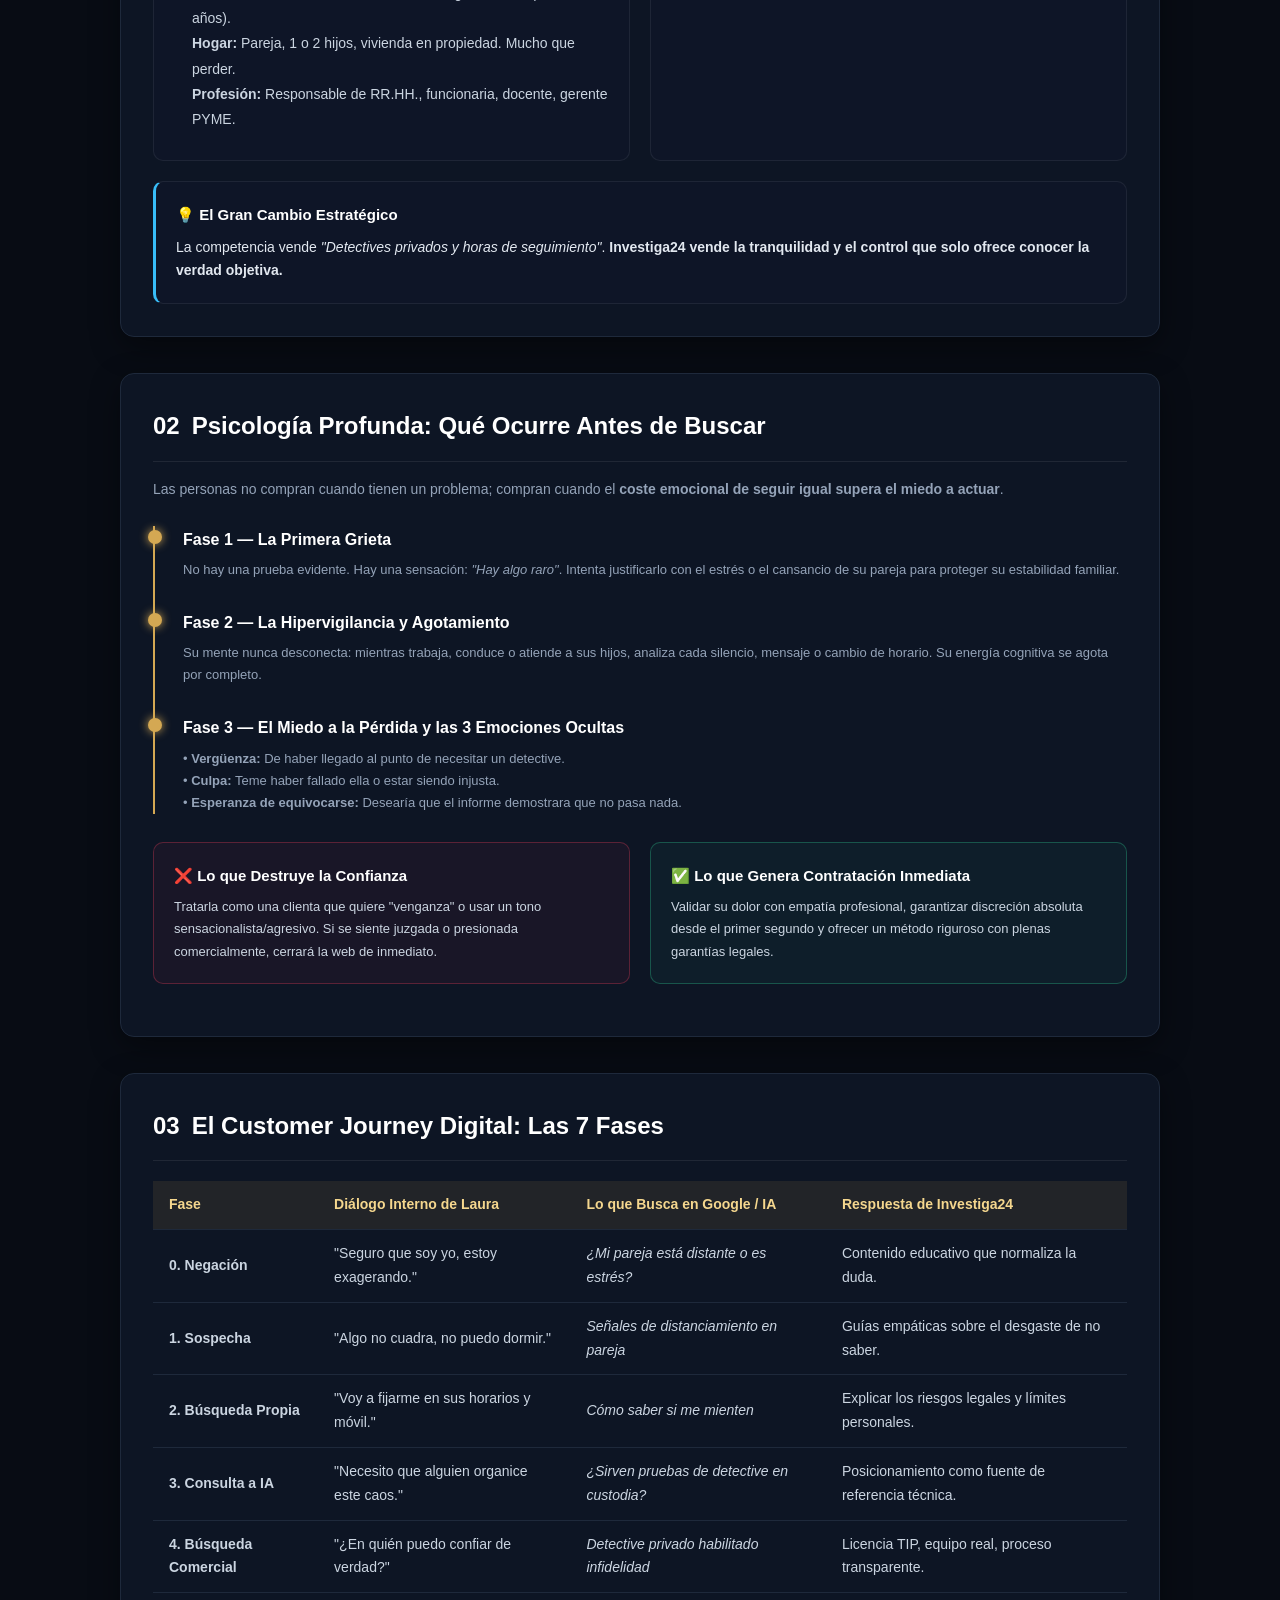
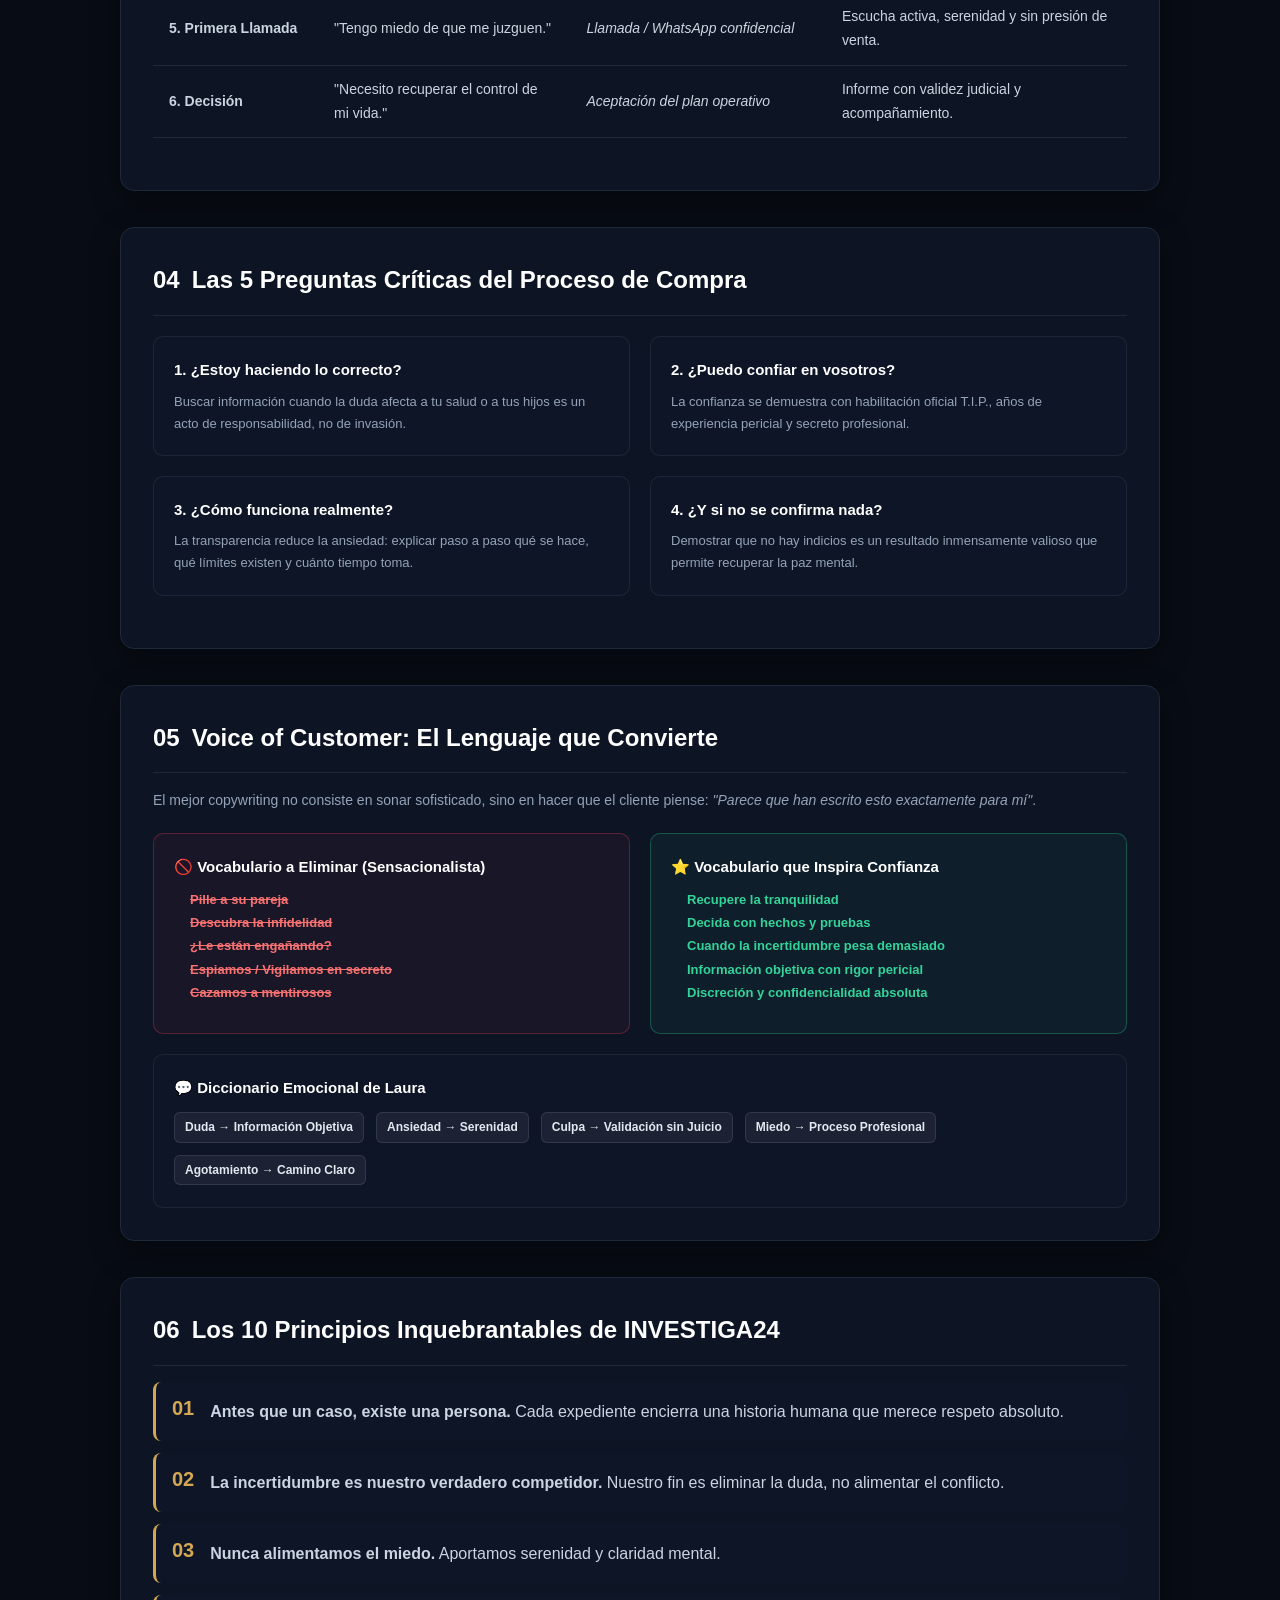
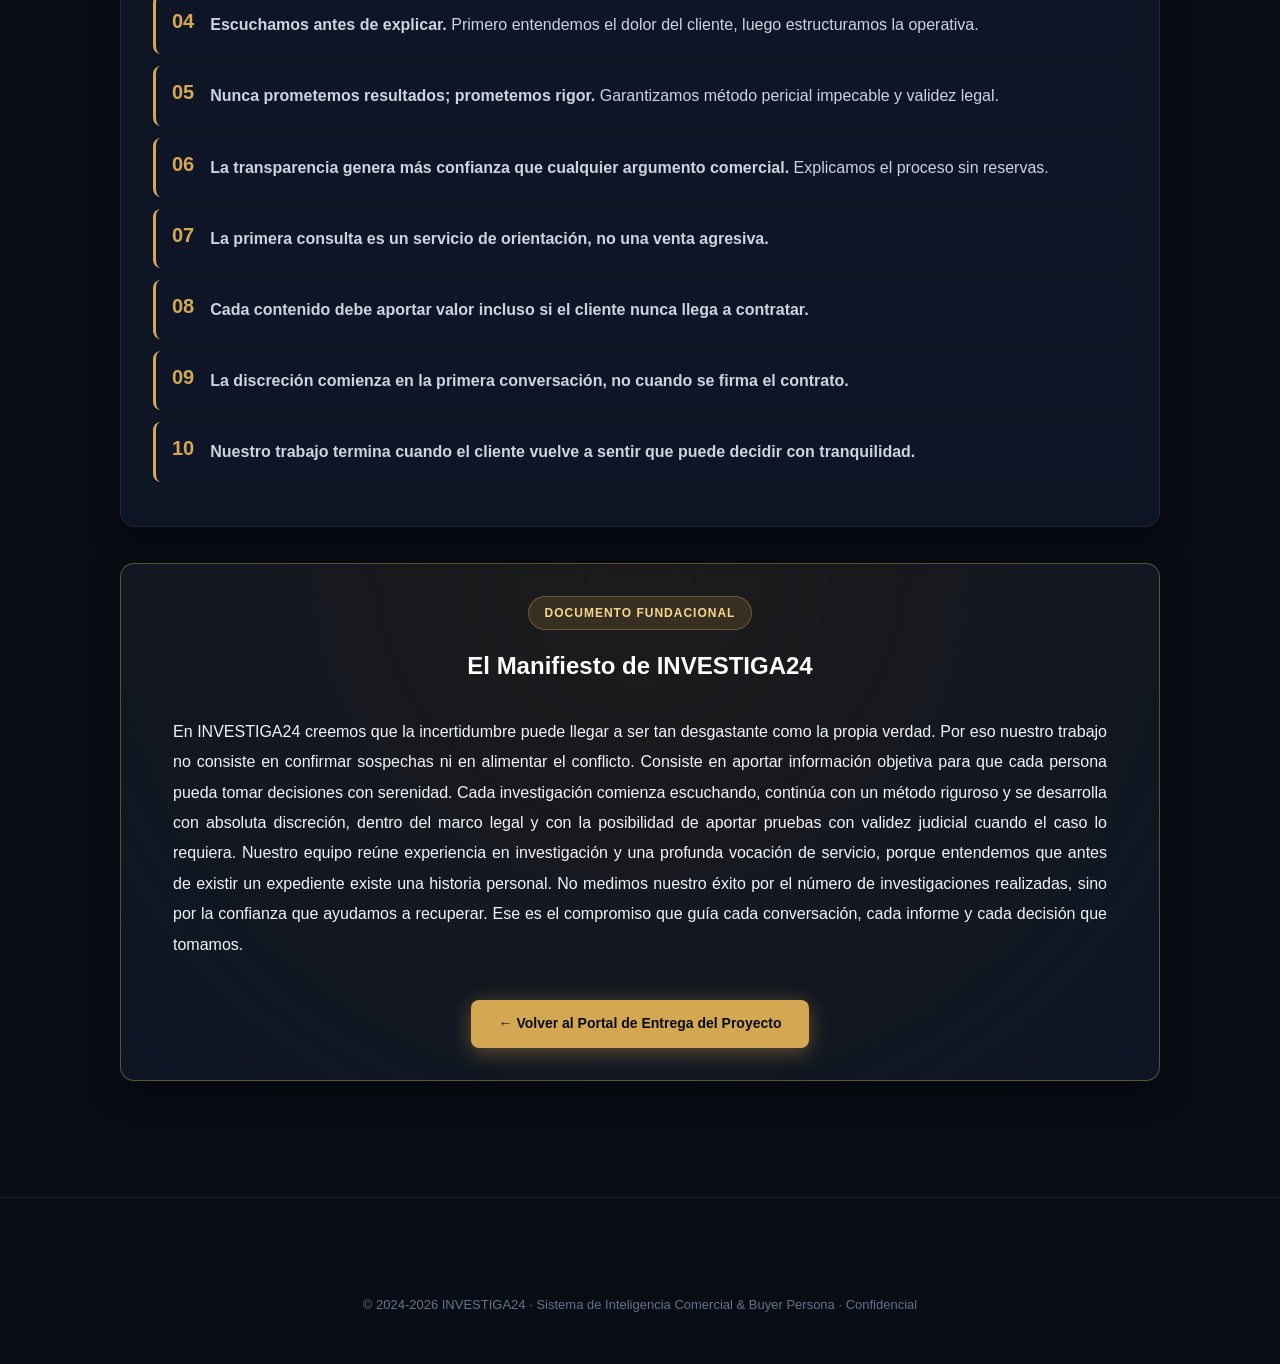
<file: web/buyer-persona-informe.html>
<!DOCTYPE html>
<html lang="es">
<head>
  <meta charset="UTF-8">
  <meta name="viewport" content="width=device-width, initial-scale=1.0">
  <title>Informe Estratégico de Buyer Persona — Laura Martín | INVESTIGA24</title>
  <meta name="robots" content="noindex, nofollow">
  <link rel="stylesheet" href="css/style.css?v=3.3">
  <link rel="icon" type="image/svg+xml" href="favicon.svg?v=3.3">
  <style>
    :root {
      --bp-gold: #d4a853;
      --bp-gold-light: #f5d78e;
      --bp-gold-subtle: rgba(212, 168, 83, 0.12);
      --bp-navy-dark: #080c14;
      --bp-navy-card: #0d1524;
      --bp-navy-border: #1e293b;
      --bp-cyan: #38bdf8;
      --bp-emerald: #34d399;
      --bp-rose: #f43f5e;
    }

    body {
      background-color: var(--bp-navy-dark);
      color: #cbd5e1;
      font-family: -apple-system, BlinkMacSystemFont, "Segoe UI", Roboto, "Helvetica Neue", Arial, sans-serif;
      line-height: 1.7;
    }

    .report-header {
      background: radial-gradient(circle at 50% 0%, rgba(212, 168, 83, 0.18) 0%, rgba(8, 12, 20, 0.95) 75%), #080c14;
      border-bottom: 1px solid rgba(212, 168, 83, 0.25);
      padding: 50px 20px 40px;
      text-align: center;
      position: relative;
    }

    .report-badge {
      display: inline-flex;
      align-items: center;
      gap: 8px;
      background: rgba(212, 168, 83, 0.15);
      border: 1px solid rgba(212, 168, 83, 0.35);
      color: var(--bp-gold-light);
      padding: 6px 16px;
      border-radius: 9999px;
      font-size: 12px;
      font-weight: 700;
      letter-spacing: 1px;
      text-transform: uppercase;
      margin-bottom: 16px;
    }

    .report-title {
      font-size: clamp(24px, 4vw, 40px);
      font-weight: 800;
      color: #ffffff;
      margin: 0 0 12px;
      line-height: 1.25;
    }

    .report-subtitle {
      font-size: 16px;
      color: #94a3b8;
      max-width: 820px;
      margin: 0 auto 24px;
      line-height: 1.6;
    }

    .report-meta-bar {
      display: flex;
      justify-content: center;
      gap: 20px;
      flex-wrap: wrap;
      font-size: 13px;
      color: #cbd5e1;
      margin-top: 15px;
    }

    .report-meta-item {
      display: flex;
      align-items: center;
      gap: 6px;
      background: rgba(255, 255, 255, 0.04);
      padding: 6px 14px;
      border-radius: 8px;
      border: 1px solid rgba(255, 255, 255, 0.08);
    }

    .report-nav-sticky {
      position: sticky;
      top: 0;
      z-index: 100;
      background: rgba(8, 12, 20, 0.92);
      backdrop-filter: blur(12px);
      border-bottom: 1px solid var(--bp-navy-border);
      padding: 12px 20px;
      display: flex;
      justify-content: center;
      gap: 10px;
      overflow-x: auto;
      white-space: nowrap;
    }

    .report-nav-btn {
      color: #94a3b8;
      font-size: 13px;
      font-weight: 600;
      padding: 6px 14px;
      border-radius: 6px;
      text-decoration: none;
      transition: all 0.2s ease;
      background: transparent;
      border: 1px solid transparent;
    }

    .report-nav-btn:hover, .report-nav-btn.active {
      color: var(--bp-gold-light);
      background: rgba(212, 168, 83, 0.12);
      border-color: rgba(212, 168, 83, 0.3);
    }

    .back-btn {
      display: inline-flex;
      align-items: center;
      gap: 6px;
      color: #38bdf8;
      text-decoration: none;
      font-size: 13px;
      font-weight: 600;
      padding: 6px 12px;
      border-radius: 6px;
      background: rgba(56, 189, 248, 0.1);
      border: 1px solid rgba(56, 189, 248, 0.2);
    }
    .back-btn:hover {
      background: rgba(56, 189, 248, 0.2);
    }

    .report-container {
      max-width: 1080px;
      margin: 0 auto;
      padding: 40px 20px 80px;
    }

    .report-card {
      background: var(--bp-navy-card);
      border: 1px solid var(--bp-navy-border);
      border-radius: 14px;
      padding: 32px;
      margin-bottom: 36px;
      box-shadow: 0 10px 30px rgba(0, 0, 0, 0.4);
      position: relative;
    }

    .report-card h2 {
      font-size: 24px;
      font-weight: 700;
      color: #ffffff;
      margin: 0 0 16px;
      display: flex;
      align-items: center;
      gap: 12px;
      border-bottom: 1px solid rgba(255, 255, 255, 0.08);
      padding-bottom: 14px;
    }

    .report-card h3 {
      font-size: 18px;
      font-weight: 600;
      color: var(--bp-gold-light);
      margin: 24px 0 10px;
    }

    .report-quote {
      background: rgba(212, 168, 83, 0.08);
      border-left: 4px solid var(--bp-gold);
      padding: 18px 22px;
      border-radius: 0 10px 10px 0;
      font-size: 16px;
      font-style: italic;
      color: #f1f5f9;
      margin: 20px 0;
      line-height: 1.6;
    }

    .grid-2 {
      display: grid;
      grid-template-columns: repeat(auto-fit, minmax(320px, 1fr));
      gap: 20px;
      margin: 20px 0;
    }

    .grid-3 {
      display: grid;
      grid-template-columns: repeat(auto-fit, minmax(280px, 1fr));
      gap: 20px;
      margin: 20px 0;
    }

    .info-box {
      background: rgba(15, 23, 42, 0.6);
      border: 1px solid rgba(255, 255, 255, 0.07);
      border-radius: 10px;
      padding: 20px;
    }

    .info-box.danger {
      border-color: rgba(244, 63, 94, 0.3);
      background: rgba(244, 63, 94, 0.05);
    }

    .info-box.success {
      border-color: rgba(52, 211, 153, 0.3);
      background: rgba(52, 211, 153, 0.05);
    }

    .info-box h4 {
      font-size: 15px;
      font-weight: 700;
      margin: 0 0 8px;
      color: #ffffff;
    }

    .table-custom {
      width: 100%;
      border-collapse: collapse;
      margin: 20px 0;
      font-size: 14px;
    }

    .table-custom th, .table-custom td {
      padding: 12px 16px;
      text-align: left;
      border-bottom: 1px solid var(--bp-navy-border);
    }

    .table-custom th {
      background: rgba(212, 168, 83, 0.1);
      color: var(--bp-gold-light);
      font-weight: 700;
    }

    .table-custom tr:hover {
      background: rgba(255, 255, 255, 0.02);
    }

    .pill-tag {
      display: inline-block;
      padding: 4px 10px;
      border-radius: 6px;
      font-size: 12px;
      font-weight: 600;
      margin: 2px 4px 2px 0;
      background: rgba(255, 255, 255, 0.06);
      border: 1px solid rgba(255, 255, 255, 0.1);
      color: #e2e8f0;
    }

    .phase-timeline {
      position: relative;
      padding-left: 28px;
      margin: 24px 0;
      border-left: 2px solid var(--bp-gold);
    }

    .phase-step {
      position: relative;
      margin-bottom: 28px;
    }

    .phase-step::before {
      content: '';
      position: absolute;
      left: -35px;
      top: 4px;
      width: 14px;
      height: 14px;
      border-radius: 50%;
      background: var(--bp-gold);
      box-shadow: 0 0 10px var(--bp-gold);
    }

    .phase-step h4 {
      font-size: 16px;
      font-weight: 700;
      color: #ffffff;
      margin: 0 0 6px;
    }

    .voice-bad {
      color: #f87171;
      font-weight: 600;
      text-decoration: line-through;
    }

    .voice-good {
      color: #34d399;
      font-weight: 600;
    }

    .principle-item {
      display: flex;
      gap: 16px;
      padding: 16px;
      background: rgba(15, 23, 42, 0.5);
      border-radius: 8px;
      border-left: 3px solid var(--bp-gold);
      margin-bottom: 12px;
    }

    .principle-num {
      font-size: 20px;
      font-weight: 800;
      color: var(--bp-gold);
      line-height: 1;
    }
  </style>
</head>
<body>

  <!-- Top Header -->
  <header class="report-header">
    <div class="report-badge">Documento de Inteligencia Estratégica &middot; INVESTIGA24</div>
    <h1 class="report-title">Manual de Inteligencia del Cliente:<br>Radiografía Completa de "Laura Martín"</h1>
    <p class="report-subtitle">
      Análisis exhaustivo de la psicología profunda, cronología emocional, disparador nocturno de las 23:47, Voice of Customer y principios de conversión para investigaciones privadas de alta gama.
    </p>
    <div class="report-meta-bar">
      <div class="report-meta-item">👤 <strong>Arquetipo:</strong> Laura Martín (41 años)</div>
      <div class="report-meta-item">💼 <strong>Nivel:</strong> Medio-Alto (30k - 60k €/año)</div>
      <div class="report-meta-item">🎯 <strong>Segmento:</strong> 65-70% Volumen Particular</div>
      <div class="report-meta-item">🔒 <strong>Clasificación:</strong> Confidencial / Manual Operativo</div>
    </div>
  </header>

  <!-- Sticky Quick Nav -->
  <nav class="report-nav-sticky">
    <a href="entrega.html#psicologia" class="back-btn">← Volver al Portal de Entrega</a>
    <a href="#cap1" class="report-nav-btn">Cap. 1: Radiografía</a>
    <a href="#cap2" class="report-nav-btn">Cap. 2: Psicología Profunda</a>
    <a href="#cap3" class="report-nav-btn">Cap. 3: Customer Journey</a>
    <a href="#cap4" class="report-nav-btn">Cap. 4: Proceso de Compra</a>
    <a href="#cap5" class="report-nav-btn">Cap. 5: Voice of Customer</a>
    <a href="#principios" class="report-nav-btn">10 Principios</a>
    <a href="#manifiesto" class="report-nav-btn">Manifiesto</a>
  </nav>

  <main class="report-container">

    <!-- Infografía Showcase -->
    <div style="margin-bottom: 40px; text-align: center;">
      <img src="img/dossier-persona.jpg" alt="Viaje Psicológico del Cliente - Laura Martín" class="img-showcase" style="border: 1px solid rgba(212, 168, 83, 0.4);">
    </div>

    <!-- CAPÍTULO 1 -->
    <section class="report-card" id="cap1">
      <h2><span>01</span> Radiografía del Buyer Persona (Laura Martín)</h2>
      <p style="font-size: 15px; color: #94a3b8;">
        Este no es un simple perfil demográfico. Es la radiografía de la persona que, en uno de los momentos más vulnerables de su vida, recurrirá a Investiga24 buscando certeza.
      </p>

      <div class="report-quote">
        "Necesito saber la verdad, aunque me duela. Lo que ya no puedo soportar es seguir viviendo con la duda."
      </div>

      <div class="grid-2">
        <div class="info-box">
          <h4>📊 Ficha Demográfica & Socioeconómica</h4>
          <ul style="padding-left: 18px; margin: 8px 0; font-size: 14px; line-height: 1.8;">
            <li><strong>Edad:</strong> 41 años (rango crítico 35–50 años con hipoteca, hijos y patrimonio).</li>
            <li><strong>Género:</strong> Femenino (65–70% de las consultas particulares).</li>
            <li><strong>Ingresos:</strong> 30.000 € – 60.000 € brutos/año (capacidad de compra reflexiva).</li>
            <li><strong>Estado civil:</strong> Casada o convivencia de larga duración (+8-15 años).</li>
            <li><strong>Hogar:</strong> Pareja, 1 o 2 hijos, vivienda en propiedad. Mucho que perder.</li>
            <li><strong>Profesión:</strong> Responsable de RR.HH., funcionaria, docente, gerente PYME.</li>
          </ul>
        </div>

        <div class="info-box">
          <h4>🌙 La Escena de las 23:47 (Fotografía Mental)</h4>
          <p style="font-size: 13px; color: #cbd5e1; line-height: 1.7; margin: 0;">
            Toda la casa está en silencio. Su pareja dice que está trabajando o duerme en la otra habitación. Ella está a solas con el móvil en la mano. Abre Google. <strong>No quiere encontrar una aventura: quiere encontrar paz</strong>. No busca "pillar" a nadie; busca dejar de vivir con el estómago encogido por la sospecha.
          </p>
        </div>
      </div>

      <div class="info-box" style="margin-top: 15px; border-left: 3px solid var(--bp-cyan);">
        <h4>💡 El Gran Cambio Estratégico</h4>
        <p style="font-size: 14px; margin: 0; color: #e2e8f0;">
          La competencia vende <em>"Detectives privados y horas de seguimiento"</em>. <strong>Investiga24 vende la tranquilidad y el control que solo ofrece conocer la verdad objetiva.</strong>
        </p>
      </div>
    </section>

    <!-- CAPÍTULO 2 -->
    <section class="report-card" id="cap2">
      <h2><span>02</span> Psicología Profunda: Qué Ocurre Antes de Buscar</h2>
      
      <p style="font-size: 14px; color: #94a3b8;">
        Las personas no compran cuando tienen un problema; compran cuando el <strong>coste emocional de seguir igual supera el miedo a actuar</strong>.
      </p>

      <div class="phase-timeline">
        <div class="phase-step">
          <h4>Fase 1 — La Primera Grieta</h4>
          <p style="font-size: 13px; color: #94a3b8; margin: 0;">
            No hay una prueba evidente. Hay una sensación: <em>"Hay algo raro"</em>. Intenta justificarlo con el estrés o el cansancio de su pareja para proteger su estabilidad familiar.
          </p>
        </div>

        <div class="phase-step">
          <h4>Fase 2 — La Hipervigilancia y Agotamiento</h4>
          <p style="font-size: 13px; color: #94a3b8; margin: 0;">
            Su mente nunca desconecta: mientras trabaja, conduce o atiende a sus hijos, analiza cada silencio, mensaje o cambio de horario. Su energía cognitiva se agota por completo.
          </p>
        </div>

        <div class="phase-step">
          <h4>Fase 3 — El Miedo a la Pérdida y las 3 Emociones Ocultas</h4>
          <p style="font-size: 13px; color: #94a3b8; margin: 0;">
            • <strong>Vergüenza:</strong> De haber llegado al punto de necesitar un detective.<br>
            • <strong>Culpa:</strong> Teme haber fallado ella o estar siendo injusta.<br>
            • <strong>Esperanza de equivocarse:</strong> Desearía que el informe demostrara que no pasa nada.
          </p>
        </div>
      </div>

      <div class="grid-2">
        <div class="info-box danger">
          <h4>❌ Lo que Destruye la Confianza</h4>
          <p style="font-size: 13px; margin: 0;">
            Tratarla como una clienta que quiere "venganza" o usar un tono sensacionalista/agresivo. Si se siente juzgada o presionada comercialmente, cerrará la web de inmediato.
          </p>
        </div>
        <div class="info-box success">
          <h4>✅ Lo que Genera Contratación Inmediata</h4>
          <p style="font-size: 13px; margin: 0;">
            Validar su dolor con empatía profesional, garantizar discreción absoluta desde el primer segundo y ofrecer un método riguroso con plenas garantías legales.
          </p>
        </div>
      </div>
    </section>

    <!-- CAPÍTULO 3 -->
    <section class="report-card" id="cap3">
      <h2><span>03</span> El Customer Journey Digital: Las 7 Fases</h2>

      <table class="table-custom">
        <thead>
          <tr>
            <th>Fase</th>
            <th>Diálogo Interno de Laura</th>
            <th>Lo que Busca en Google / IA</th>
            <th>Respuesta de Investiga24</th>
          </tr>
        </thead>
        <tbody>
          <tr>
            <td><strong>0. Negación</strong></td>
            <td>"Seguro que soy yo, estoy exagerando."</td>
            <td><em>¿Mi pareja está distante o es estrés?</em></td>
            <td>Contenido educativo que normaliza la duda.</td>
          </tr>
          <tr>
            <td><strong>1. Sospecha</strong></td>
            <td>"Algo no cuadra, no puedo dormir."</td>
            <td><em>Señales de distanciamiento en pareja</em></td>
            <td>Guías empáticas sobre el desgaste de no saber.</td>
          </tr>
          <tr>
            <td><strong>2. Búsqueda Propia</strong></td>
            <td>"Voy a fijarme en sus horarios y móvil."</td>
            <td><em>Cómo saber si me mienten</em></td>
            <td>Explicar los riesgos legales y límites personales.</td>
          </tr>
          <tr>
            <td><strong>3. Consulta a IA</strong></td>
            <td>"Necesito que alguien organice este caos."</td>
            <td><em>¿Sirven pruebas de detective en custodia?</em></td>
            <td>Posicionamiento como fuente de referencia técnica.</td>
          </tr>
          <tr>
            <td><strong>4. Búsqueda Comercial</strong></td>
            <td>"¿En quién puedo confiar de verdad?"</td>
            <td><em>Detective privado habilitado infidelidad</em></td>
            <td>Licencia TIP, equipo real, proceso transparente.</td>
          </tr>
          <tr>
            <td><strong>5. Primera Llamada</strong></td>
            <td>"Tengo miedo de que me juzguen."</td>
            <td><em>Llamada / WhatsApp confidencial</em></td>
            <td>Escucha activa, serenidad y sin presión de venta.</td>
          </tr>
          <tr>
            <td><strong>6. Decisión</strong></td>
            <td>"Necesito recuperar el control de mi vida."</td>
            <td><em>Aceptación del plan operativo</em></td>
            <td>Informe con validez judicial y acompañamiento.</td>
          </tr>
        </tbody>
      </table>
    </section>

    <!-- CAPÍTULO 4 -->
    <section class="report-card" id="cap4">
      <h2><span>04</span> Las 5 Preguntas Críticas del Proceso de Compra</h2>
      <div class="grid-2">
        <div class="info-box">
          <h4>1. ¿Estoy haciendo lo correcto?</h4>
          <p style="font-size: 13px; color: #94a3b8; margin: 0;">
            Buscar información cuando la duda afecta a tu salud o a tus hijos es un acto de responsabilidad, no de invasión.
          </p>
        </div>
        <div class="info-box">
          <h4>2. ¿Puedo confiar en vosotros?</h4>
          <p style="font-size: 13px; color: #94a3b8; margin: 0;">
            La confianza se demuestra con habilitación oficial T.I.P., años de experiencia pericial y secreto profesional.
          </p>
        </div>
        <div class="info-box">
          <h4>3. ¿Cómo funciona realmente?</h4>
          <p style="font-size: 13px; color: #94a3b8; margin: 0;">
            La transparencia reduce la ansiedad: explicar paso a paso qué se hace, qué límites existen y cuánto tiempo toma.
          </p>
        </div>
        <div class="info-box">
          <h4>4. ¿Y si no se confirma nada?</h4>
          <p style="font-size: 13px; color: #94a3b8; margin: 0;">
            Demostrar que no hay indicios es un resultado inmensamente valioso que permite recuperar la paz mental.
          </p>
        </div>
      </div>
    </section>

    <!-- CAPÍTULO 5 -->
    <section class="report-card" id="cap5">
      <h2><span>05</span> Voice of Customer: El Lenguaje que Convierte</h2>
      <p style="font-size: 14px; color: #94a3b8;">
        El mejor copywriting no consiste en sonar sofisticado, sino en hacer que el cliente piense: <em>"Parece que han escrito esto exactamente para mí"</em>.
      </p>

      <div class="grid-2">
        <div class="info-box danger">
          <h4>🚫 Vocabulario a Eliminar (Sensacionalista)</h4>
          <ul style="padding-left: 16px; font-size: 13px; line-height: 1.8; margin: 8px 0;">
            <li><span class="voice-bad">Pille a su pareja</span></li>
            <li><span class="voice-bad">Descubra la infidelidad</span></li>
            <li><span class="voice-bad">¿Le están engañando?</span></li>
            <li><span class="voice-bad">Espiamos / Vigilamos en secreto</span></li>
            <li><span class="voice-bad">Cazamos a mentirosos</span></li>
          </ul>
        </div>

        <div class="info-box success">
          <h4>⭐ Vocabulario que Inspira Confianza</h4>
          <ul style="padding-left: 16px; font-size: 13px; line-height: 1.8; margin: 8px 0;">
            <li><span class="voice-good">Recupere la tranquilidad</span></li>
            <li><span class="voice-good">Decida con hechos y pruebas</span></li>
            <li><span class="voice-good">Cuando la incertidumbre pesa demasiado</span></li>
            <li><span class="voice-good">Información objetiva con rigor pericial</span></li>
            <li><span class="voice-good">Discreción y confidencialidad absoluta</span></li>
          </ul>
        </div>
      </div>

      <div class="info-box" style="margin-top: 15px;">
        <h4>💬 Diccionario Emocional de Laura</h4>
        <div style="display: flex; gap: 8px; flex-wrap: wrap; margin-top: 10px;">
          <span class="pill-tag">Duda &rarr; Información Objetiva</span>
          <span class="pill-tag">Ansiedad &rarr; Serenidad</span>
          <span class="pill-tag">Culpa &rarr; Validación sin Juicio</span>
          <span class="pill-tag">Miedo &rarr; Proceso Profesional</span>
          <span class="pill-tag">Agotamiento &rarr; Camino Claro</span>
        </div>
      </div>
    </section>

    <!-- PRINCIPIOS -->
    <section class="report-card" id="principios">
      <h2><span>06</span> Los 10 Principios Inquebrantables de INVESTIGA24</h2>
      
      <div class="principle-item">
        <div class="principle-num">01</div>
        <div><strong>Antes que un caso, existe una persona.</strong> Cada expediente encierra una historia humana que merece respeto absoluto.</div>
      </div>
      <div class="principle-item">
        <div class="principle-num">02</div>
        <div><strong>La incertidumbre es nuestro verdadero competidor.</strong> Nuestro fin es eliminar la duda, no alimentar el conflicto.</div>
      </div>
      <div class="principle-item">
        <div class="principle-num">03</div>
        <div><strong>Nunca alimentamos el miedo.</strong> Aportamos serenidad y claridad mental.</div>
      </div>
      <div class="principle-item">
        <div class="principle-num">04</div>
        <div><strong>Escuchamos antes de explicar.</strong> Primero entendemos el dolor del cliente, luego estructuramos la operativa.</div>
      </div>
      <div class="principle-item">
        <div class="principle-num">05</div>
        <div><strong>Nunca prometemos resultados; prometemos rigor.</strong> Garantizamos método pericial impecable y validez legal.</div>
      </div>
      <div class="principle-item">
        <div class="principle-num">06</div>
        <div><strong>La transparencia genera más confianza que cualquier argumento comercial.</strong> Explicamos el proceso sin reservas.</div>
      </div>
      <div class="principle-item">
        <div class="principle-num">07</div>
        <div><strong>La primera consulta es un servicio de orientación, no una venta agresiva.</strong></div>
      </div>
      <div class="principle-item">
        <div class="principle-num">08</div>
        <div><strong>Cada contenido debe aportar valor incluso si el cliente nunca llega a contratar.</strong></div>
      </div>
      <div class="principle-item">
        <div class="principle-num">09</div>
        <div><strong>La discreción comienza en la primera conversación, no cuando se firma el contrato.</strong></div>
      </div>
      <div class="principle-item">
        <div class="principle-num">10</div>
        <div><strong>Nuestro trabajo termina cuando el cliente vuelve a sentir que puede decidir con tranquilidad.</strong></div>
      </div>
    </section>

    <!-- MANIFIESTO FINAL -->
    <section class="report-card" id="manifiesto" style="border: 1px solid rgba(212, 168, 83, 0.4); background: radial-gradient(circle at 50% 0%, rgba(212, 168, 83, 0.1) 0%, rgba(13, 21, 36, 1) 100%);">
      <div style="text-align: center; margin-bottom: 20px;">
        <span class="report-badge">Documento Fundacional</span>
        <h2 style="justify-content: center; border: none; padding: 0;">El Manifiesto de INVESTIGA24</h2>
      </div>

      <blockquote style="font-size: 16px; line-height: 1.9; color: #f1f5f9; text-align: justify; margin: 0; padding: 10px 20px; font-style: normal;">
        En INVESTIGA24 creemos que la incertidumbre puede llegar a ser tan desgastante como la propia verdad. Por eso nuestro trabajo no consiste en confirmar sospechas ni en alimentar el conflicto. Consiste en aportar información objetiva para que cada persona pueda tomar decisiones con serenidad. Cada investigación comienza escuchando, continúa con un método riguroso y se desarrolla con absoluta discreción, dentro del marco legal y con la posibilidad de aportar pruebas con validez judicial cuando el caso lo requiera. Nuestro equipo reúne experiencia en investigación y una profunda vocación de servicio, porque entendemos que antes de existir un expediente existe una historia personal. No medimos nuestro éxito por el número de investigaciones realizadas, sino por la confianza que ayudamos a recuperar. Ese es el compromiso que guía cada conversación, cada informe y cada decisión que tomamos.
      </blockquote>

      <div style="margin-top: 30px; text-align: center;">
        <a href="entrega.html#psicologia" class="btn btn-primary" style="padding: 12px 28px; font-size: 14px; text-decoration: none; font-weight: 700; background: var(--bp-gold); color: #080c14; border-radius: 8px; box-shadow: 0 4px 20px rgba(212, 168, 83, 0.4);">
          ← Volver al Portal de Entrega del Proyecto
        </a>
      </div>
    </section>

  </main>

  <footer class="footer" style="margin-top: 0;">
    <div class="container text-center">
      <p style="font-size: 13px; color: #64748b;">&copy; 2024-2026 INVESTIGA24 &middot; Sistema de Inteligencia Comercial & Buyer Persona &middot; Confidencial</p>
    </div>
  </footer>

</body>
</html>
</file>
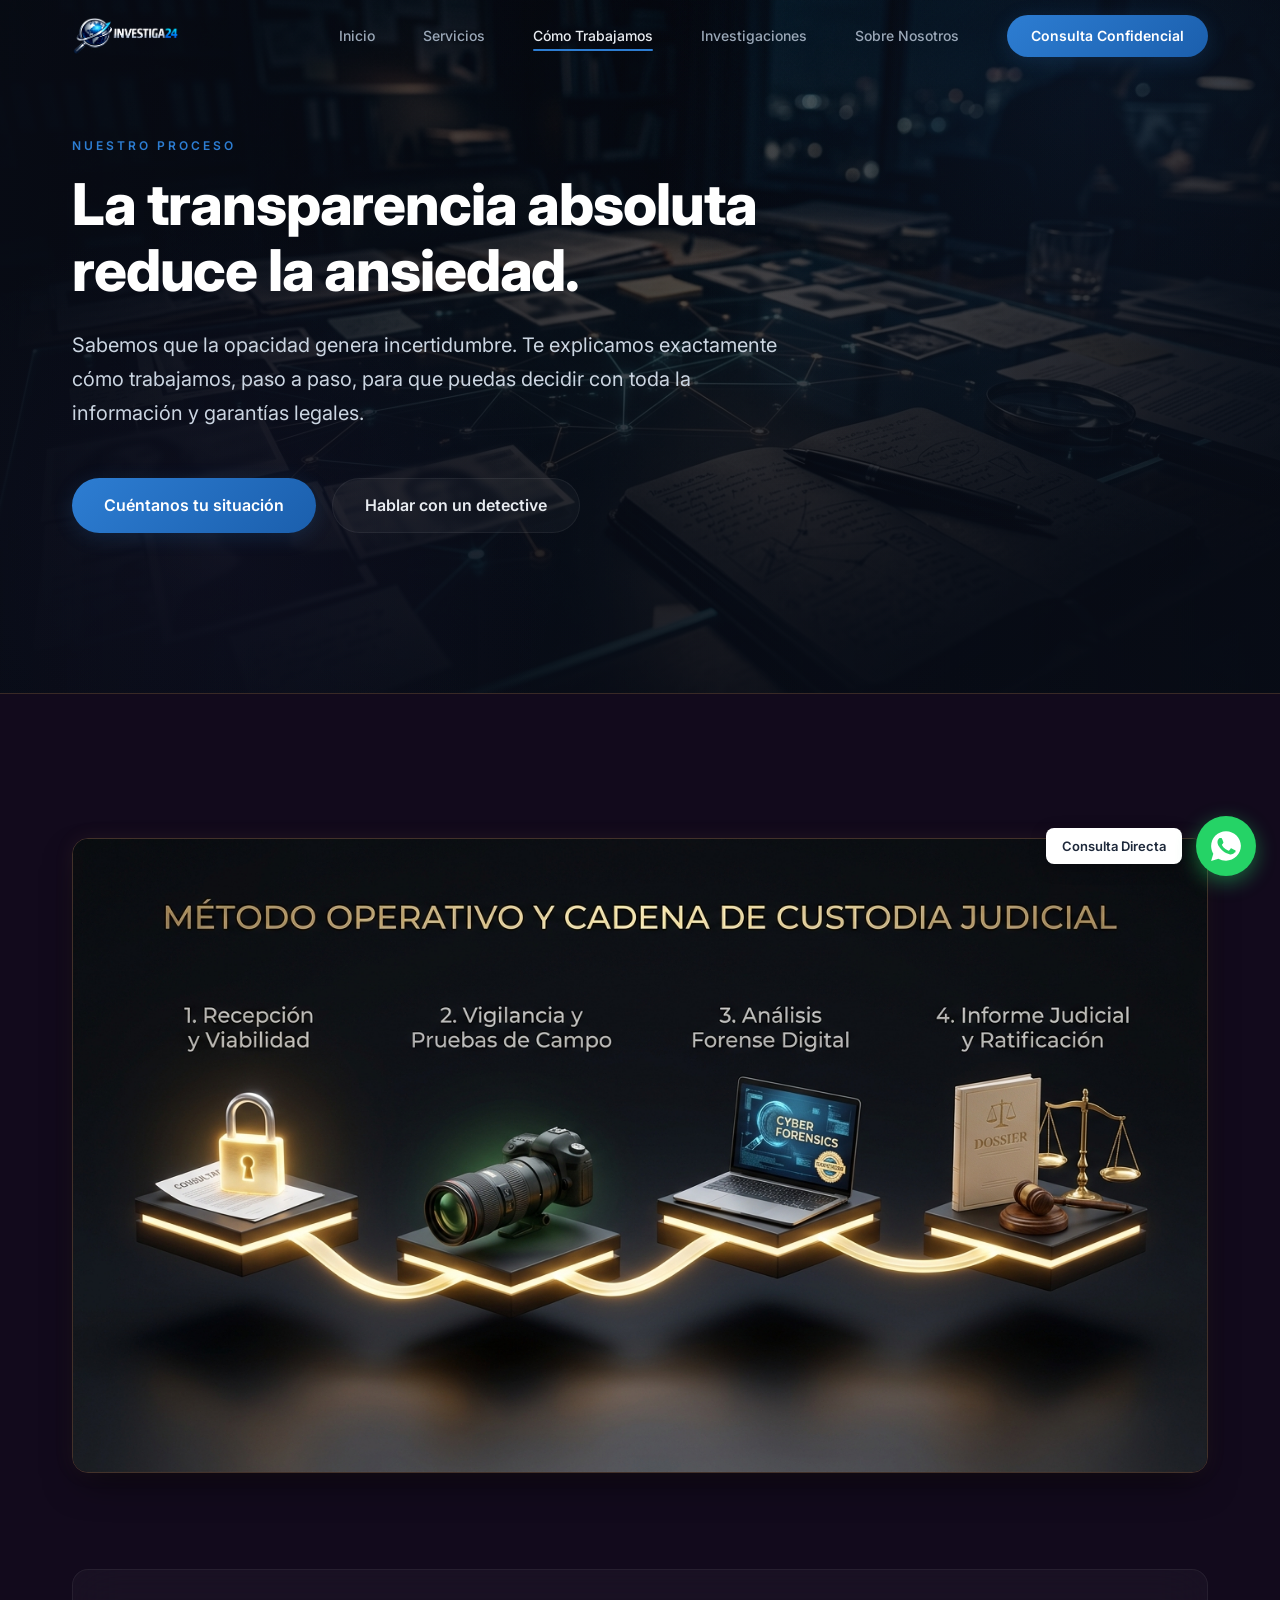
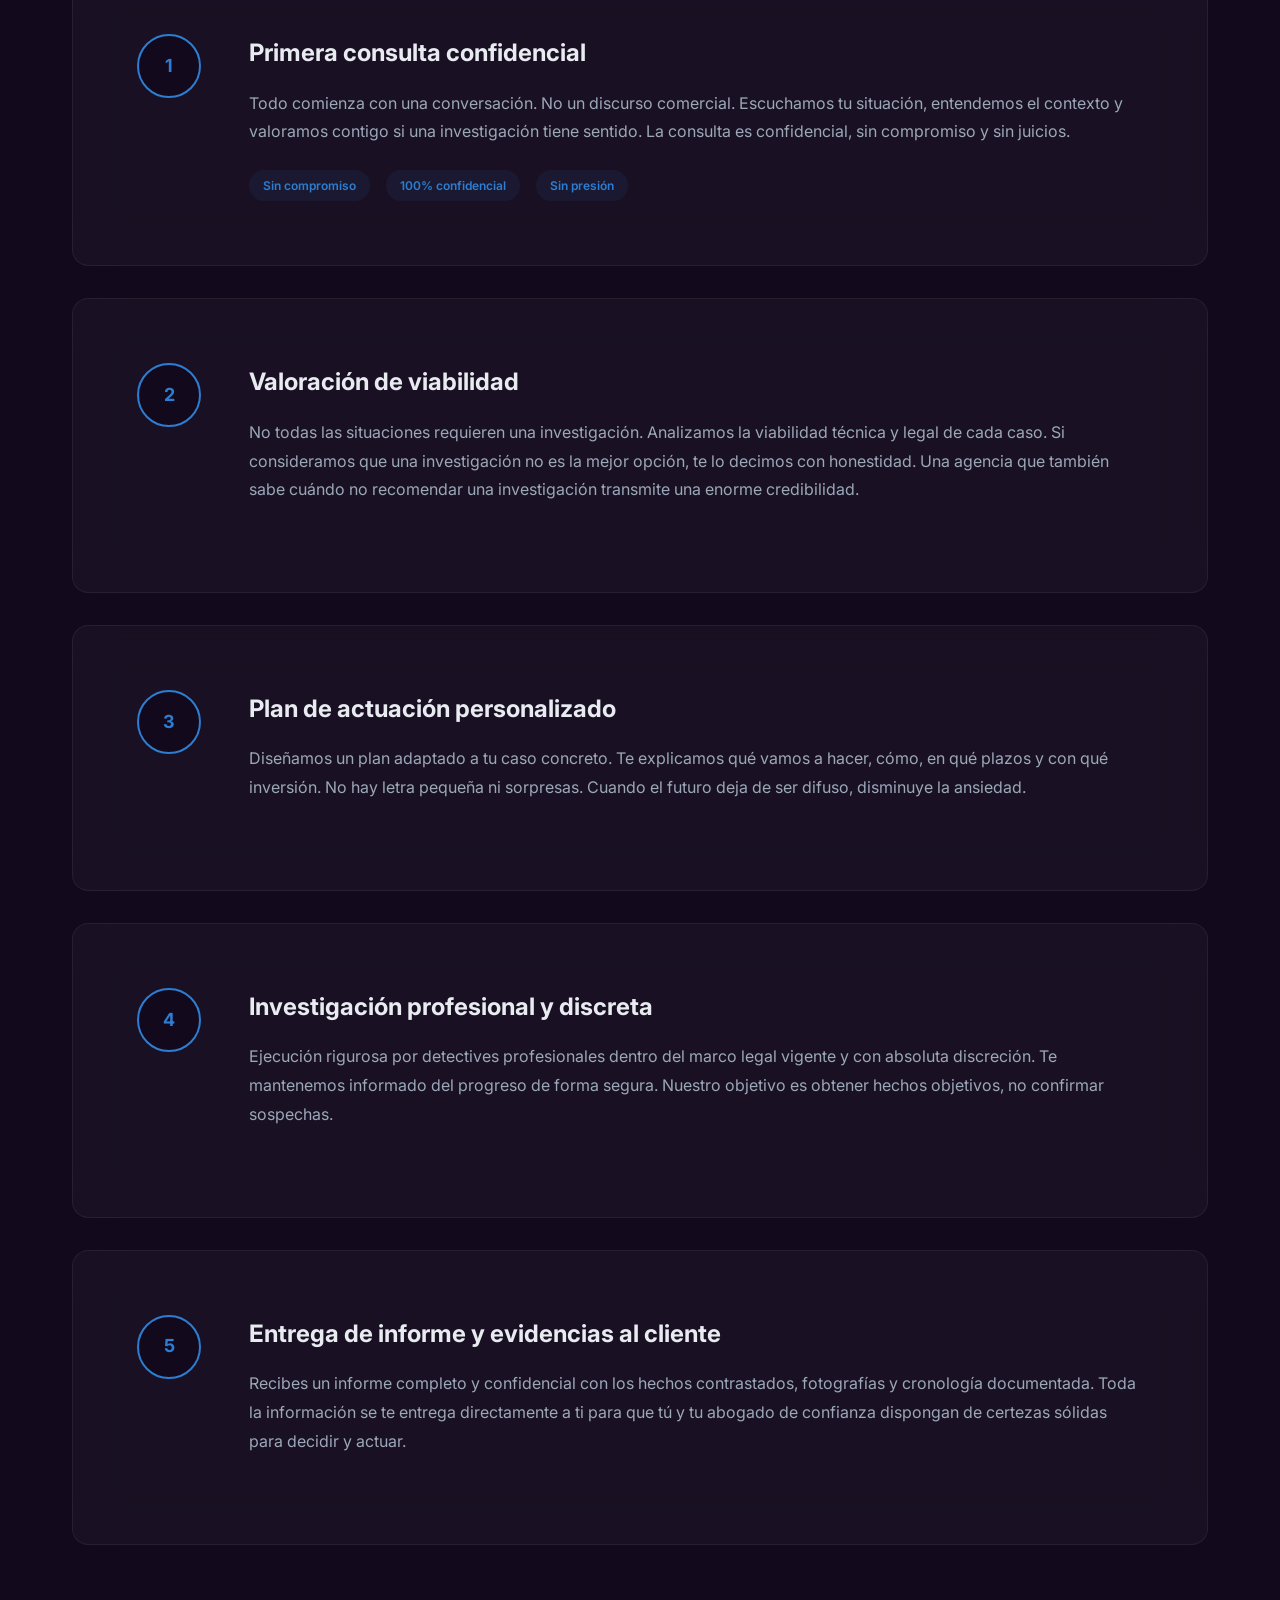
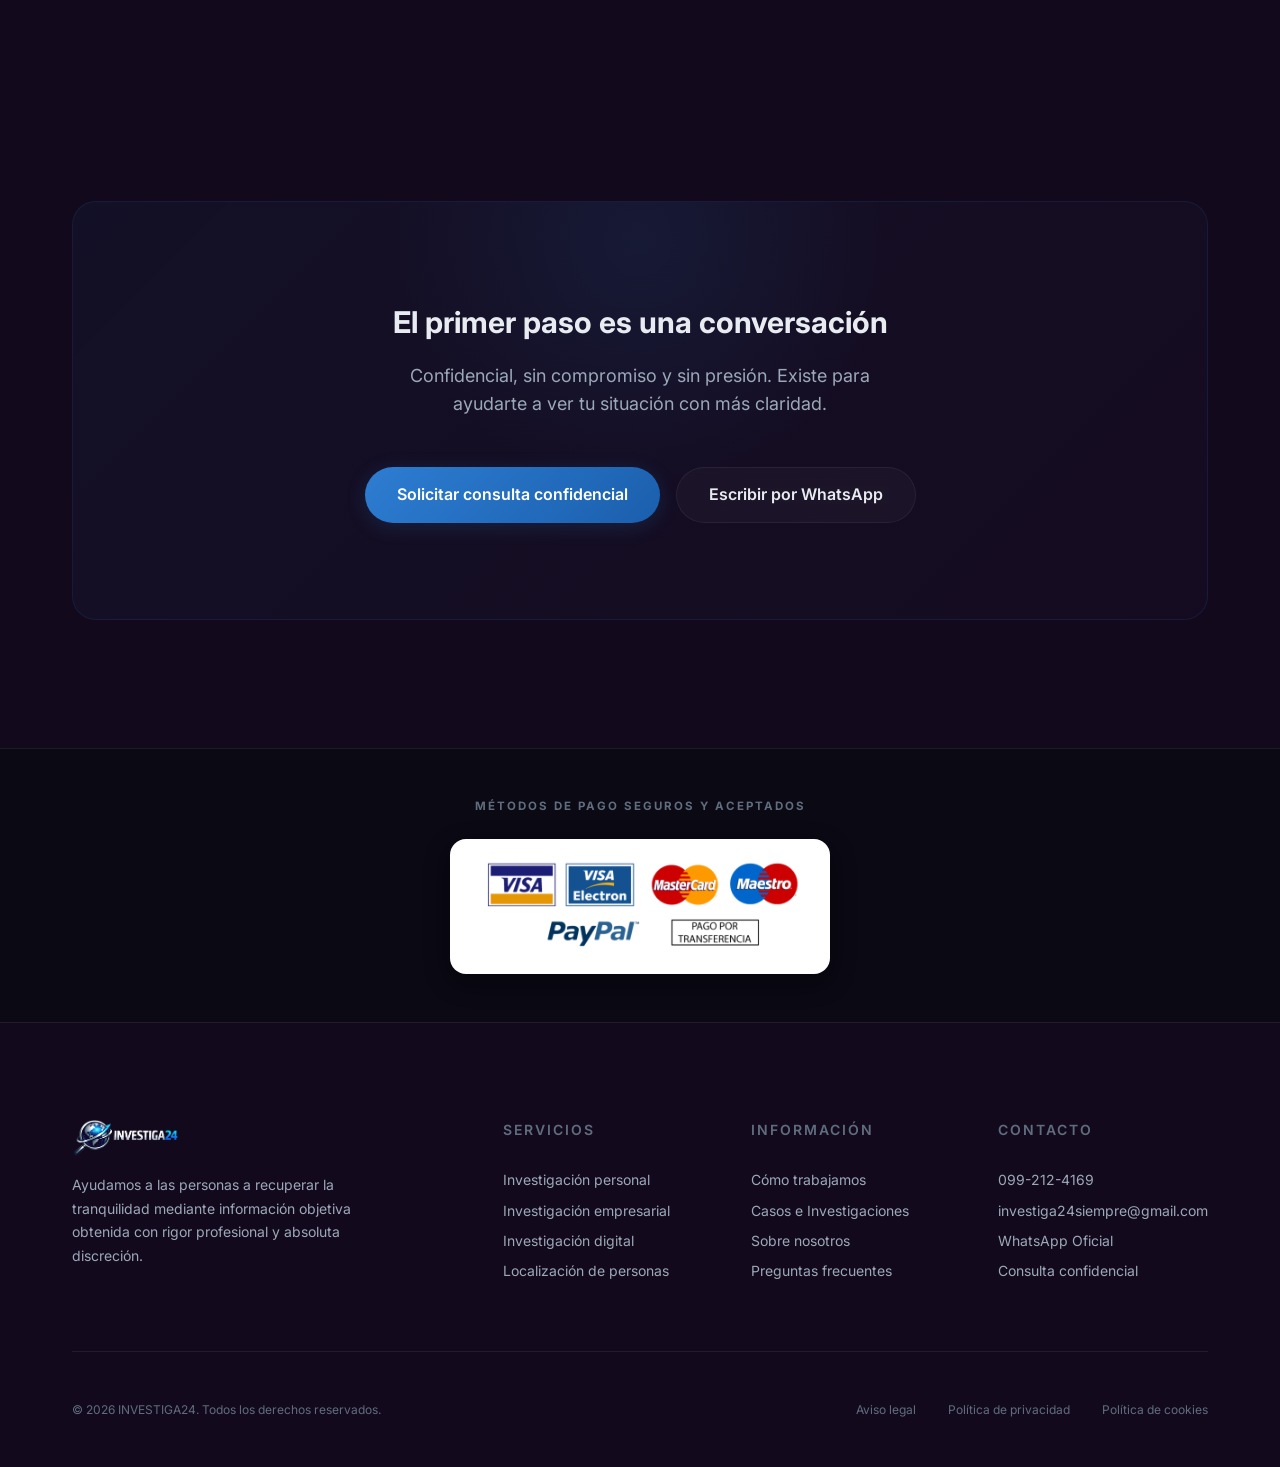
<file: web/como-trabajamos.html>
<!DOCTYPE html>
<html lang="es">
<head>
  <meta charset="UTF-8">
  <meta name="viewport" content="width=device-width, initial-scale=1.0">
  <title>Cómo Trabajamos — INVESTIGA24 | Proceso Transparente</title>
  <meta name="description" content="Conoce nuestro proceso de trabajo paso a paso. Escuchamos, valoramos, planificamos, investigamos e informamos. Transparencia total desde la primera consulta.">
  <link rel="canonical" href="https://investiga24.com/como-trabajamos.html">
  <link rel="stylesheet" href="css/style.css?v=3.3">
  <link rel="icon" type="image/svg+xml" href="favicon.svg?v=3.3">
</head>
<body>

  <nav class="nav" id="navbar">
    <div class="nav-inner">
      <a href="index.html" class="nav-logo"><img src="img/logo-investiga24.png" alt="INVESTIGA24"></a>
      <div class="nav-links" id="navLinks">
        <a href="index.html" class="nav-link">Inicio</a>
        <a href="servicios.html" class="nav-link">Servicios</a>
        <a href="como-trabajamos.html" class="nav-link active">Cómo Trabajamos</a>
        <a href="investigaciones.html" class="nav-link">Investigaciones</a>
        <a href="sobre-nosotros.html" class="nav-link">Sobre Nosotros</a>
        <a href="consulta.html" class="btn btn-primary nav-cta">Consulta Confidencial</a>
      </div>
      <button class="nav-mobile-toggle" id="navToggle" aria-label="Abrir menú"><span></span><span></span><span></span></button>
    </div>
  </nav>

  <!-- Hero Cinemático Visual (Idéntico a Inicio) -->
  <section class="hero subpage-hero">
    <div class="hero-bg hero-bg-como-trabajamos"></div>
    <div class="container">
      <div class="hero-content">
        <span class="section-label fade-in">Nuestro Proceso</span>
        <h1 class="hero-title fade-in">
          La transparencia absoluta<br>
          <span class="text-gradient">reduce la ansiedad</span>.
        </h1>
        <p class="hero-subtitle fade-in">
          Sabemos que la opacidad genera incertidumbre. Te explicamos exactamente cómo trabajamos, paso a paso, para que puedas decidir con toda la información y garantías legales.
        </p>
        <div class="hero-actions fade-in">
          <a href="consulta.html" class="btn btn-primary btn-lg">Cuéntanos tu situación</a>
          <a href="https://wa.me/593992124169" class="btn btn-secondary btn-lg" target="_blank" rel="noopener">Hablar con un detective</a>
        </div>
      </div>
    </div>
  </section>

  <!-- Detailed Steps -->
  <section class="section" id="proceso-pasos" style="padding: var(--space-4xl) 0;">
    <div class="container">

      <!-- Infografía Visual del Método Operativo -->
      <div class="fade-in" style="margin-bottom: var(--space-4xl); text-align: center;">
        <img src="img/infografia-metodo-operativo.jpg" alt="Método Operativo y Cadena de Custodia - INVESTIGA24" class="img-showcase" loading="lazy">
      </div>

      <!-- Step 1 -->
      <div class="glass-card fade-in" style="padding: var(--space-3xl); margin-bottom: var(--space-xl);">
        <div style="display: flex; align-items: flex-start; gap: var(--space-2xl); flex-wrap: wrap;">
          <div class="step-number" style="flex-shrink: 0;">1</div>
          <div style="flex: 1; min-width: 280px;">
            <h2 style="font-size: var(--font-size-2xl); font-weight: 700; margin-bottom: var(--space-md);">Primera consulta confidencial</h2>
            <p style="color: var(--color-text-secondary); line-height: 1.8; margin-bottom: var(--space-lg);">Todo comienza con una conversación. No un discurso comercial. Escuchamos tu situación, entendemos el contexto y valoramos contigo si una investigación tiene sentido. La consulta es confidencial, sin compromiso y sin juicios.</p>
            <div style="display: flex; gap: var(--space-md); flex-wrap: wrap;">
              <span style="padding: 6px 14px; background: var(--color-accent-subtle); border-radius: var(--radius-full); font-size: var(--font-size-xs); color: var(--color-accent); font-weight: 600;">Sin compromiso</span>
              <span style="padding: 6px 14px; background: var(--color-accent-subtle); border-radius: var(--radius-full); font-size: var(--font-size-xs); color: var(--color-accent); font-weight: 600;">100% confidencial</span>
              <span style="padding: 6px 14px; background: var(--color-accent-subtle); border-radius: var(--radius-full); font-size: var(--font-size-xs); color: var(--color-accent); font-weight: 600;">Sin presión</span>
            </div>
          </div>
        </div>
      </div>

      <!-- Step 2 -->
      <div class="glass-card fade-in" style="padding: var(--space-3xl); margin-bottom: var(--space-xl);">
        <div style="display: flex; align-items: flex-start; gap: var(--space-2xl); flex-wrap: wrap;">
          <div class="step-number" style="flex-shrink: 0;">2</div>
          <div style="flex: 1; min-width: 280px;">
            <h2 style="font-size: var(--font-size-2xl); font-weight: 700; margin-bottom: var(--space-md);">Valoración de viabilidad</h2>
            <p style="color: var(--color-text-secondary); line-height: 1.8; margin-bottom: var(--space-lg);">No todas las situaciones requieren una investigación. Analizamos la viabilidad técnica y legal de cada caso. Si consideramos que una investigación no es la mejor opción, te lo decimos con honestidad. Una agencia que también sabe cuándo no recomendar una investigación transmite una enorme credibilidad.</p>
          </div>
        </div>
      </div>

      <!-- Step 3 -->
      <div class="glass-card fade-in" style="padding: var(--space-3xl); margin-bottom: var(--space-xl);">
        <div style="display: flex; align-items: flex-start; gap: var(--space-2xl); flex-wrap: wrap;">
          <div class="step-number" style="flex-shrink: 0;">3</div>
          <div style="flex: 1; min-width: 280px;">
            <h2 style="font-size: var(--font-size-2xl); font-weight: 700; margin-bottom: var(--space-md);">Plan de actuación personalizado</h2>
            <p style="color: var(--color-text-secondary); line-height: 1.8; margin-bottom: var(--space-lg);">Diseñamos un plan adaptado a tu caso concreto. Te explicamos qué vamos a hacer, cómo, en qué plazos y con qué inversión. No hay letra pequeña ni sorpresas. Cuando el futuro deja de ser difuso, disminuye la ansiedad.</p>
          </div>
        </div>
      </div>

      <!-- Step 4 -->
      <div class="glass-card fade-in" style="padding: var(--space-3xl); margin-bottom: var(--space-xl);">
        <div style="display: flex; align-items: flex-start; gap: var(--space-2xl); flex-wrap: wrap;">
          <div class="step-number" style="flex-shrink: 0;">4</div>
          <div style="flex: 1; min-width: 280px;">
            <h2 style="font-size: var(--font-size-2xl); font-weight: 700; margin-bottom: var(--space-md);">Investigación profesional y discreta</h2>
            <p style="color: var(--color-text-secondary); line-height: 1.8; margin-bottom: var(--space-lg);">Ejecución rigurosa por detectives profesionales dentro del marco legal vigente y con absoluta discreción. Te mantenemos informado del progreso de forma segura. Nuestro objetivo es obtener hechos objetivos, no confirmar sospechas.</p>
          </div>
        </div>
      </div>

      <!-- Step 5 -->
      <div class="glass-card fade-in" style="padding: var(--space-3xl); margin-bottom: var(--space-xl);">
        <div style="display: flex; align-items: flex-start; gap: var(--space-2xl); flex-wrap: wrap;">
          <div class="step-number" style="flex-shrink: 0;">5</div>
          <div style="flex: 1; min-width: 280px;">
            <h2 style="font-size: var(--font-size-2xl); font-weight: 700; margin-bottom: var(--space-md);">Entrega de informe y evidencias al cliente</h2>
            <p style="color: var(--color-text-secondary); line-height: 1.8; margin-bottom: var(--space-lg);">Recibes un informe completo y confidencial con los hechos contrastados, fotografías y cronología documentada. Toda la información se te entrega directamente a ti para que tú y tu abogado de confianza dispongan de certezas sólidas para decidir y actuar.</p>
          </div>
        </div>
      </div>

    </div>
  </section>

  <!-- CTA -->
  <section class="section cta-section">
    <div class="container">
      <div class="cta-box fade-in">
        <h2>El primer paso es una conversación</h2>
        <p>Confidencial, sin compromiso y sin presión. Existe para ayudarte a ver tu situación con más claridad.</p>
        <div class="cta-actions">
          <a href="consulta.html" class="btn btn-primary">Solicitar consulta confidencial</a>
          <a href="https://wa.me/593992124169" class="btn btn-secondary" target="_blank" rel="noopener">Escribir por WhatsApp</a>
        </div>
      </div>
    </div>
  </section>

  <!-- Métodos de Pago Flexibles y Seguros -->
  <section class="payment-section">
    <div class="container">
      <div class="payment-title">Métodos de Pago Seguros y Aceptados</div>
      <div class="payment-banner-box">
        <img src="img/metodos-pago.png" alt="Métodos de Pago: Visa, MasterCard, Maestro, PayPal, Transferencia" class="payment-img" loading="lazy">
      </div>
    </div>
  </section>

  <footer class="footer">
    <div class="container">
      <div class="footer-grid">
        <div class="footer-brand"><a href="index.html" class="nav-logo"><img src="img/logo-investiga24.png" alt="INVESTIGA24"></a><p>Ayudamos a las personas a recuperar la tranquilidad mediante información objetiva obtenida con rigor profesional y absoluta discreción.</p></div>
        <div class="footer-col">
          <h4>Servicios</h4>
          <a href="servicios.html#personal">Investigación personal</a>
          <a href="servicios.html#empresarial">Investigación empresarial</a>
          <a href="servicios.html#digital">Investigación digital</a>
          <a href="servicios.html#localizacion">Localización de personas</a>
        </div>
        <div class="footer-col"><h4>Información</h4><a href="como-trabajamos.html">Cómo trabajamos</a><a href="investigaciones.html">Casos e Investigaciones</a><a href="sobre-nosotros.html">Sobre nosotros</a><a href="index.html#faq">Preguntas frecuentes</a></div>
        <div class="footer-col">
          <h4>Contacto</h4>
          <a href="tel:+593992124169">099-212-4169</a>
          <a href="mailto:investiga24siempre@gmail.com">investiga24siempre@gmail.com</a>
          <a href="https://wa.me/593992124169" target="_blank" rel="noopener">WhatsApp Oficial</a>
          <a href="consulta.html">Consulta confidencial</a>
        </div>
      </div>
      <div class="footer-bottom">
        <p>&copy; 2026 INVESTIGA24. Todos los derechos reservados.</p>
        <div class="footer-legal">
          <a href="aviso-legal.html">Aviso legal</a>
          <a href="privacidad.html">Política de privacidad</a>
          <a href="cookies.html">Política de cookies</a>
        </div>
      </div>
    </div>
  </footer>

  <script src="js/main.js?v=3.3"></script>
</body>
</html>
</file>
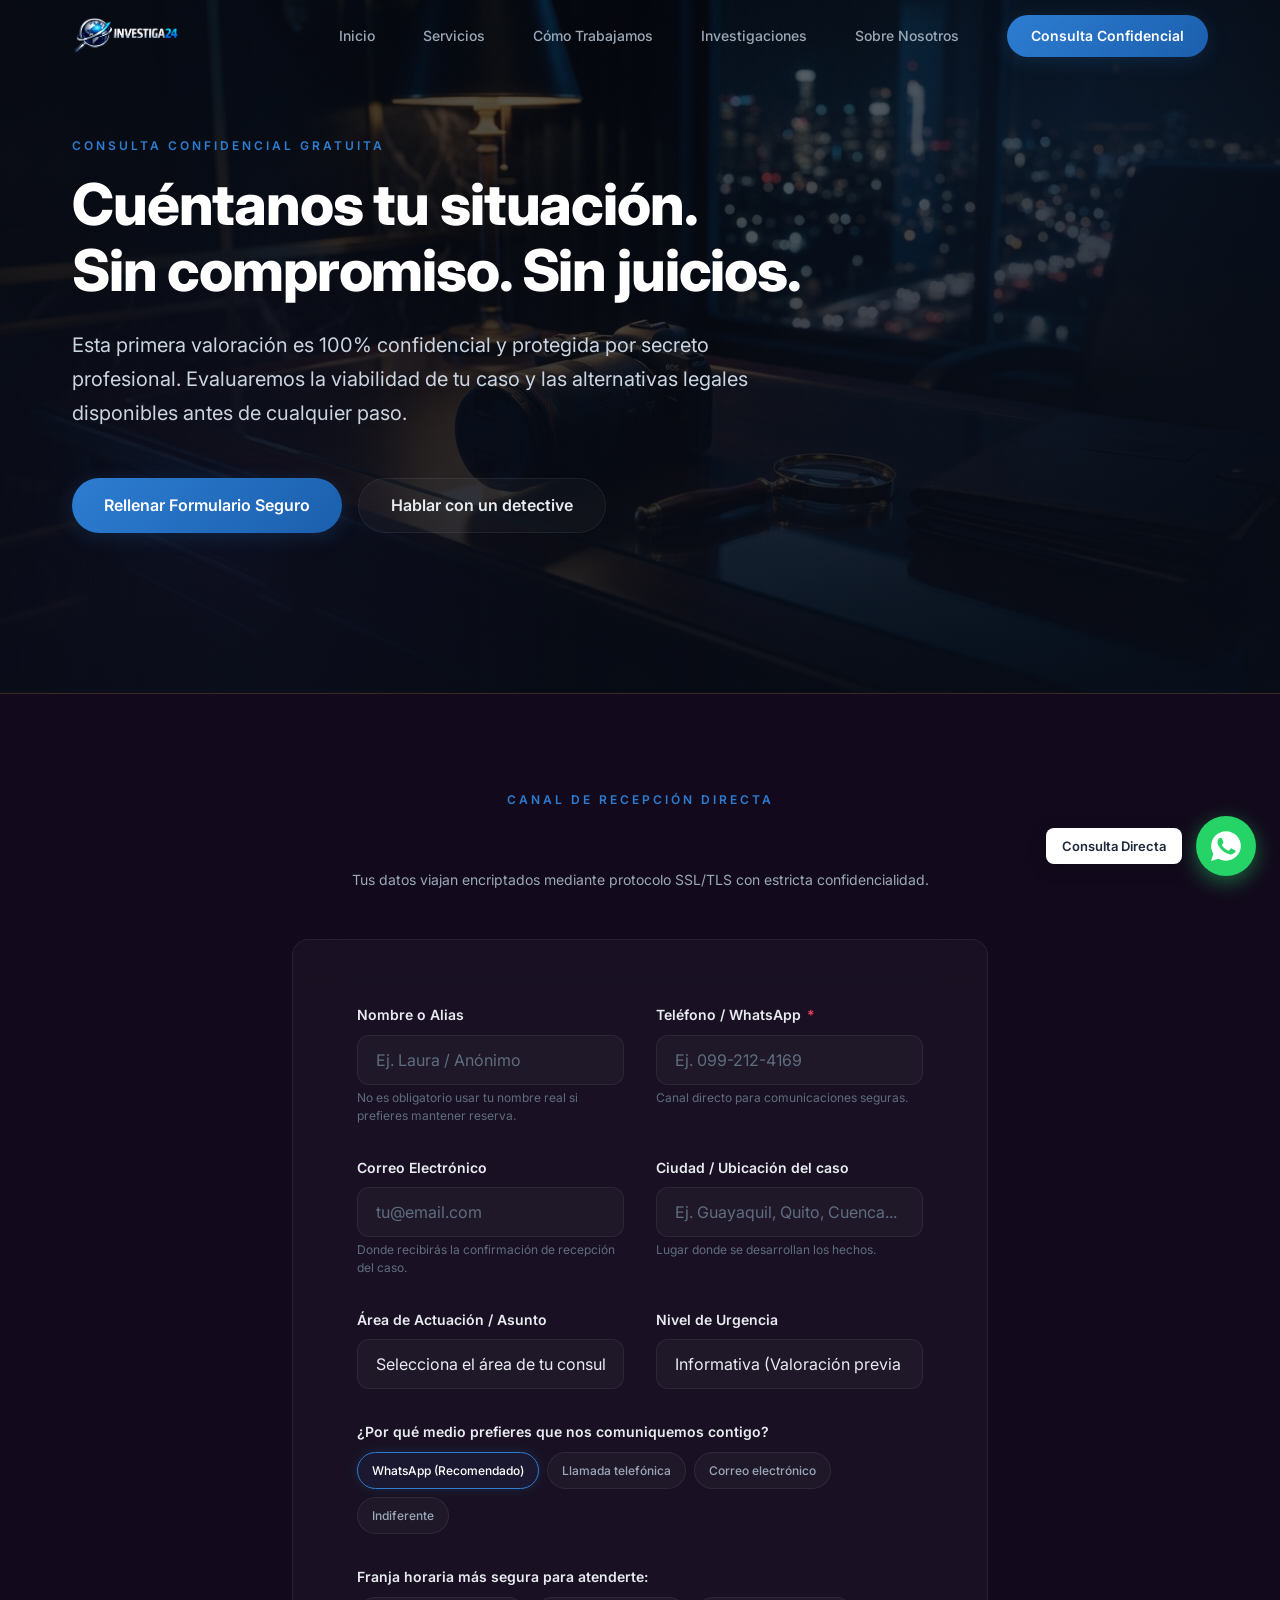
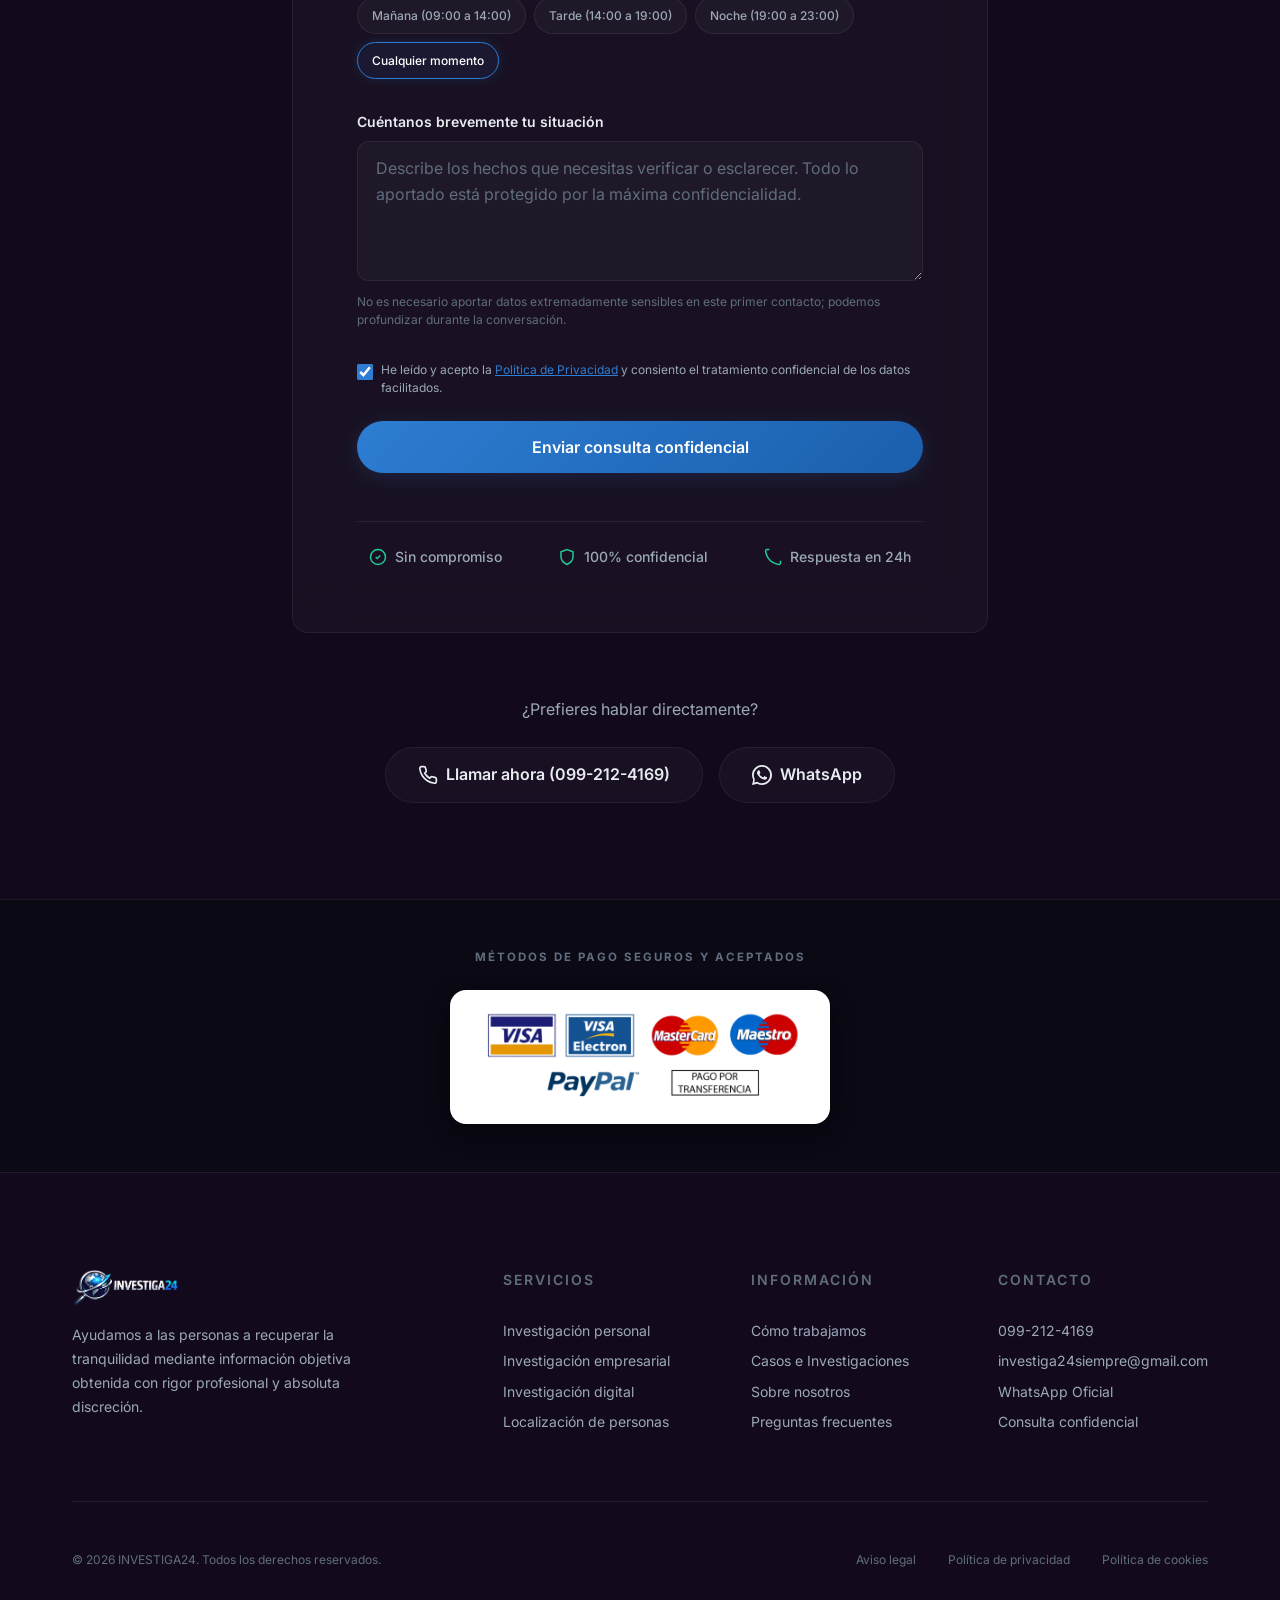
<file: web/consulta.html>
<!DOCTYPE html>
<html lang="es">
<head>
  <meta charset="UTF-8">
  <meta name="viewport" content="width=device-width, initial-scale=1.0">
  <title>Consulta Confidencial — INVESTIGA24</title>
  <meta name="description" content="Solicita una consulta confidencial con un detective privado habilitado. Sin compromiso, sin juicios y con total discreción desde el primer momento.">
  <link rel="canonical" href="https://investiga24.com/consulta.html">
  <link rel="stylesheet" href="css/style.css?v=3.3">
  <link rel="icon" type="image/svg+xml" href="favicon.svg?v=3.3">
  <style>
    .form-group { margin-bottom: var(--space-xl); }
    .form-label { display: block; font-size: var(--font-size-sm); font-weight: 600; color: var(--color-text-primary); margin-bottom: var(--space-sm); }
    .form-hint { font-size: var(--font-size-xs); color: var(--color-text-muted); margin-top: 4px; }
    .form-input, .form-textarea, .form-select {
      width: 100%; padding: 14px 18px; font-family: var(--font-family); font-size: var(--font-size-base);
      background: var(--glass-bg); border: 1px solid var(--glass-border); border-radius: var(--radius-md);
      color: var(--color-text-primary); transition: all var(--transition-base); outline: none;
    }
    .form-input:focus, .form-textarea:focus, .form-select:focus {
      border-color: var(--color-accent); box-shadow: 0 0 0 3px var(--color-accent-glow);
    }
    .form-input::placeholder, .form-textarea::placeholder { color: var(--color-text-muted); }
    .form-textarea { min-height: 140px; resize: vertical; }
    .form-select { appearance: none; cursor: pointer; }
    .form-select option { background: var(--color-bg-elevated); color: var(--color-text-primary); }
    .form-grid { display: grid; grid-template-columns: 1fr 1fr; gap: var(--space-xl); }
    @media (max-width: 640px) { .form-grid { grid-template-columns: 1fr; } }
    .form-privacy { font-size: var(--font-size-xs); color: var(--color-text-muted); margin-top: var(--space-lg); line-height: 1.6; }
    .form-guarantees { display: flex; gap: var(--space-xl); margin-top: var(--space-2xl); flex-wrap: wrap; }
    .form-guarantee { display: flex; align-items: center; gap: var(--space-sm); font-size: var(--font-size-sm); color: var(--color-text-secondary); }
    .form-guarantee svg { width: 18px; height: 18px; color: var(--color-serenity); flex-shrink: 0; }
  </style>
</head>
<body>

  <nav class="nav" id="navbar">
    <div class="nav-inner">
      <a href="index.html" class="nav-logo"><img src="img/logo-investiga24.png" alt="INVESTIGA24"></a>
      <div class="nav-links" id="navLinks">
        <a href="index.html" class="nav-link">Inicio</a>
        <a href="servicios.html" class="nav-link">Servicios</a>
        <a href="como-trabajamos.html" class="nav-link">Cómo Trabajamos</a>
        <a href="investigaciones.html" class="nav-link">Investigaciones</a>
        <a href="sobre-nosotros.html" class="nav-link">Sobre Nosotros</a>
        <a href="consulta.html" class="btn btn-primary nav-cta">Consulta Confidencial</a>
      </div>
      <button class="nav-mobile-toggle" id="navToggle" aria-label="Abrir menú"><span></span><span></span><span></span></button>
    </div>
  </nav>

  <!-- Hero Cinemático Visual (Idéntico a Inicio) -->
  <section class="hero subpage-hero">
    <div class="hero-bg hero-bg-servicios"></div>
    <div class="container">
      <div class="hero-content">
        <span class="section-label fade-in">Consulta Confidencial Gratuita</span>
        <h1 class="hero-title fade-in">
          Cuéntanos tu situación.<br>
          Sin compromiso. <span class="text-gradient">Sin juicios</span>.
        </h1>
        <p class="hero-subtitle fade-in">
          Esta primera valoración es 100% confidencial y protegida por secreto profesional. Evaluaremos la viabilidad de tu caso y las alternativas legales disponibles antes de cualquier paso.
        </p>
        <div class="hero-actions fade-in">
          <a href="#formulario" class="btn btn-primary btn-lg">Rellenar Formulario Seguro</a>
          <a href="https://wa.me/593992124169" class="btn btn-secondary btn-lg" target="_blank" rel="noopener">Hablar con un detective</a>
        </div>
      </div>
    </div>
  </section>

  <!-- Sección de Formulario de Consulta -->
  <section class="section" id="formulario" style="padding: var(--space-4xl) 0;">
    <div class="container" style="max-width: 760px;">
      
      <div class="text-center" style="margin-bottom: var(--space-2xl);">
        <span class="section-label fade-in">Canal de Recepción Directa</span>
        <h2 class="section-title fade-in" style="font-size: 1.85rem; margin-bottom: 8px;">Formulario de Contacto Seguro</h2>
        <p style="color: var(--color-text-secondary); font-size: 14px;">Tus datos viajan encriptados mediante protocolo SSL/TLS con estricta confidencialidad.</p>
      </div>

      <form class="glass-card consult-form fade-in" id="consultForm" data-origen="Página de Consulta" style="padding: var(--space-3xl);">
        
        <!-- Bloque 1: Identificación y Contacto -->
        <div class="form-grid">
          <div class="form-group">
            <label class="form-label" for="nombre">Nombre o Alias</label>
            <input class="form-input" type="text" id="nombre" name="nombre" placeholder="Ej. Laura / Anónimo" autocomplete="given-name">
            <p class="form-hint">No es obligatorio usar tu nombre real si prefieres mantener reserva.</p>
          </div>
          <div class="form-group">
            <label class="form-label" for="telefono">Teléfono / WhatsApp <span class="required-dot">*</span></label>
            <input class="form-input" type="tel" id="telefono" name="telefono" placeholder="Ej. 099-212-4169" autocomplete="tel">
            <p class="form-hint">Canal directo para comunicaciones seguras.</p>
          </div>
        </div>

        <div class="form-grid">
          <div class="form-group">
            <label class="form-label" for="email">Correo Electrónico</label>
            <input class="form-input" type="email" id="email" name="email" placeholder="tu@email.com" autocomplete="email">
            <p class="form-hint">Donde recibirás la confirmación de recepción del caso.</p>
          </div>
          <div class="form-group">
            <label class="form-label" for="ubicacion">Ciudad / Ubicación del caso</label>
            <input class="form-input" type="text" id="ubicacion" name="ubicacion" placeholder="Ej. Guayaquil, Quito, Cuenca...">
            <p class="form-hint">Lugar donde se desarrollan los hechos.</p>
          </div>
        </div>

        <!-- Bloque 2: Clasificación del Servicio y Urgencia -->
        <div class="form-grid">
          <div class="form-group">
            <label class="form-label" for="tipo">Área de Actuación / Asunto</label>
            <select class="form-select" id="tipo" name="tipo">
              <option value="" disabled selected>Selecciona el área de tu consulta</option>
              <option value="personal">Investigación personal y familiar</option>
              <option value="custodia">Custodia de menores / Convivencia</option>
              <option value="empresarial">Investigación empresarial y fraude</option>
              <option value="digital">Investigación digital / Redes sociales</option>
              <option value="localizacion">Localización de personas</option>
              <option value="otro">Otra consulta específica</option>
              <option value="no-se">No estoy seguro/a (Deseo orientación)</option>
            </select>
          </div>
          <div class="form-group">
            <label class="form-label" for="urgencia">Nivel de Urgencia</label>
            <select class="form-select" id="urgencia" name="urgencia">
              <option value="consulta" selected>Informativa (Valoración previa / dudas)</option>
              <option value="proximos_dias">Media (Para iniciar en los próximos días)</option>
              <option value="inmediata">Alta (Urgente / Actuación en 24-48h)</option>
            </select>
          </div>
        </div>

        <!-- Bloque 3: Preferencias de Contacto Seguro -->
        <div class="form-group">
          <label class="form-label">¿Por qué medio prefieres que nos comuniquemos contigo?</label>
          <div class="form-pills-container">
            <label>
              <input type="radio" name="preferencia" value="whatsapp" class="form-pill-input" checked>
              <span class="form-pill-label">WhatsApp (Recomendado)</span>
            </label>
            <label>
              <input type="radio" name="preferencia" value="llamada" class="form-pill-input">
              <span class="form-pill-label">Llamada telefónica</span>
            </label>
            <label>
              <input type="radio" name="preferencia" value="email" class="form-pill-input">
              <span class="form-pill-label">Correo electrónico</span>
            </label>
            <label>
              <input type="radio" name="preferencia" value="indiferente" class="form-pill-input">
              <span class="form-pill-label">Indiferente</span>
            </label>
          </div>
        </div>

        <div class="form-group">
          <label class="form-label">Franja horaria más segura para atenderte:</label>
          <div class="form-pills-container">
            <label>
              <input type="radio" name="horario" value="manana" class="form-pill-input">
              <span class="form-pill-label">Mañana (09:00 a 14:00)</span>
            </label>
            <label>
              <input type="radio" name="horario" value="tarde" class="form-pill-input">
              <span class="form-pill-label">Tarde (14:00 a 19:00)</span>
            </label>
            <label>
              <input type="radio" name="horario" value="noche" class="form-pill-input">
              <span class="form-pill-label">Noche (19:00 a 23:00)</span>
            </label>
            <label>
              <input type="radio" name="horario" value="indiferente" class="form-pill-input" checked>
              <span class="form-pill-label">Cualquier momento</span>
            </label>
          </div>
        </div>

        <!-- Bloque 4: Detalle de los Hechos -->
        <div class="form-group">
          <label class="form-label" for="mensaje">Cuéntanos brevemente tu situación</label>
          <textarea class="form-textarea" id="mensaje" name="mensaje" placeholder="Describe los hechos que necesitas verificar o esclarecer. Todo lo aportado está protegido por la máxima confidencialidad."></textarea>
          <p class="form-hint">No es necesario aportar datos extremadamente sensibles en este primer contacto; podemos profundizar durante la conversación.</p>
        </div>

        <!-- Checkbox Privacidad -->
        <div class="form-checkbox-group">
          <input type="checkbox" id="privacidad" name="privacidad" class="form-checkbox" required checked>
          <label for="privacidad" class="form-checkbox-text">
            He leído y acepto la <a href="privacidad.html" target="_blank">Política de Privacidad</a> y consiento el tratamiento confidencial de los datos facilitados.
          </label>
        </div>

        <!-- Botón de Envío -->
        <button type="submit" class="btn btn-primary" id="submit-consultation" style="width: 100%; font-size: var(--font-size-base); padding: 16px;">
          Enviar consulta confidencial
        </button>

        <div class="form-guarantees">
          <div class="form-guarantee">
            <svg viewBox="0 0 24 24" fill="none" stroke="currentColor" stroke-width="2"><path d="M12 22c5.523 0 10-4.477 10-10S17.523 2 12 2 2 6.477 2 12s4.477 10 10 10z"/><path d="M9 12l2 2 4-4"/></svg>
            Sin compromiso
          </div>
          <div class="form-guarantee">
            <svg viewBox="0 0 24 24" fill="none" stroke="currentColor" stroke-width="2"><path d="M12 22s8-4 8-10V5l-8-3-8 3v7c0 6 8 10 8 10z"/></svg>
            100% confidencial
          </div>
          <div class="form-guarantee">
            <svg viewBox="0 0 24 24" fill="none" stroke="currentColor" stroke-width="2"><path d="M22 16.92v3a2 2 0 01-2.18 2 19.79 19.79 0 01-8.63-3.07 19.5 19.5 0 01-6-6A19.79 19.79 0 012.12 4.18 2 2 0 014.11 2h3"/></svg>
            Respuesta en 24h
          </div>
        </div>
      </form>

      <!-- Alternative contact -->
      <div class="text-center fade-in" style="margin-top: var(--space-3xl);">
        <p style="font-size: var(--font-size-base); color: var(--color-text-secondary); margin-bottom: var(--space-lg);">¿Prefieres hablar directamente?</p>
        <div style="display: flex; justify-content: center; gap: var(--space-md); flex-wrap: wrap;">
          <a href="tel:+593992124169" class="btn btn-secondary">
            <svg class="btn-icon" viewBox="0 0 24 24" fill="none" stroke="currentColor" stroke-width="2"><path d="M22 16.92v3a2 2 0 01-2.18 2 19.79 19.79 0 01-8.63-3.07 19.5 19.5 0 01-6-6A19.79 19.79 0 012.12 4.18 2 2 0 014.11 2h3a2 2 0 012 1.72c.127.96.361 1.903.7 2.81a2 2 0 01-.45 2.11L8.09 9.91a16 16 0 006 6l1.27-1.27a2 2 0 012.11-.45c.907.339 1.85.573 2.81.7A2 2 0 0122 16.92z"/></svg>
            Llamar ahora (099-212-4169)
          </a>
          <a href="https://wa.me/593992124169" class="btn btn-secondary" target="_blank" rel="noopener">
            <svg class="btn-icon" viewBox="0 0 24 24" fill="currentColor"><path d="M17.472 14.382c-.297-.149-1.758-.867-2.03-.967-.273-.099-.471-.148-.67.15-.197.297-.767.966-.94 1.164-.173.199-.347.223-.644.075-.297-.15-1.255-.463-2.39-1.475-.883-.788-1.48-1.761-1.653-2.059-.173-.297-.018-.458.13-.606.134-.133.298-.347.446-.52.149-.174.198-.298.298-.497.099-.198.05-.371-.025-.52-.075-.149-.669-1.612-.916-2.207-.242-.579-.487-.5-.669-.51-.173-.008-.371-.01-.57-.01-.198 0-.52.074-.792.372-.272.297-1.04 1.016-1.04 2.479 0 1.462 1.065 2.875 1.213 3.074.149.198 2.096 3.2 5.077 4.487.709.306 1.262.489 1.694.625.712.227 1.36.195 1.871.118.571-.085 1.758-.719 2.006-1.413.248-.694.248-1.289.173-1.413-.074-.124-.272-.198-.57-.347z"/><path d="M12 0C5.373 0 0 5.373 0 12c0 2.11.553 4.09 1.518 5.81L0 24l6.34-1.49A11.94 11.94 0 0012 24c6.627 0 12-5.373 12-12S18.627 0 12 0zm0 21.82a9.8 9.8 0 01-5.24-1.51l-.37-.22-3.77.89.95-3.64-.25-.39A9.79 9.79 0 012.18 12 9.82 9.82 0 0112 2.18 9.82 9.82 0 0121.82 12 9.82 9.82 0 0112 21.82z"/></svg>
            WhatsApp
          </a>
        </div>
      </div>
    </div>
  </section>

  <!-- Métodos de Pago Flexibles y Seguros -->
  <section class="payment-section">
    <div class="container">
      <div class="payment-title">Métodos de Pago Seguros y Aceptados</div>
      <div class="payment-banner-box">
        <img src="img/metodos-pago.png" alt="Métodos de Pago: Visa, MasterCard, Maestro, PayPal, Transferencia" class="payment-img" loading="lazy">
      </div>
    </div>
  </section>

  <footer class="footer">
    <div class="container">
      <div class="footer-grid">
        <div class="footer-brand">
          <a href="index.html" class="nav-logo"><img src="img/logo-investiga24.png" alt="INVESTIGA24"></a>
          <p>Ayudamos a las personas a recuperar la tranquilidad mediante información objetiva obtenida con rigor profesional y absoluta discreción.</p>
        </div>
        <div class="footer-col">
          <h4>Servicios</h4>
          <a href="servicios.html#personal">Investigación personal</a>
          <a href="servicios.html#empresarial">Investigación empresarial</a>
          <a href="servicios.html#digital">Investigación digital</a>
          <a href="servicios.html#localizacion">Localización de personas</a>
        </div>
        <div class="footer-col">
          <h4>Información</h4>
          <a href="como-trabajamos.html">Cómo trabajamos</a>
          <a href="investigaciones.html">Casos e Investigaciones</a>
          <a href="sobre-nosotros.html">Sobre nosotros</a>
          <a href="index.html#faq">Preguntas frecuentes</a>
        </div>
        <div class="footer-col">
          <h4>Contacto</h4>
          <a href="tel:+593992124169">099-212-4169</a>
          <a href="mailto:investiga24siempre@gmail.com">investiga24siempre@gmail.com</a>
          <a href="https://wa.me/593992124169" target="_blank" rel="noopener">WhatsApp Oficial</a>
          <a href="consulta.html">Consulta confidencial</a>
        </div>
      </div>
      <div class="footer-bottom">
        <p>&copy; 2026 INVESTIGA24. Todos los derechos reservados.</p>
        <div class="footer-legal">
          <a href="aviso-legal.html">Aviso legal</a>
          <a href="privacidad.html">Política de privacidad</a>
          <a href="cookies.html">Política de cookies</a>
        </div>
      </div>
    </div>
  </footer>

  <script src="js/main.js?v=3.3"></script>
</body>
</html>
</file>
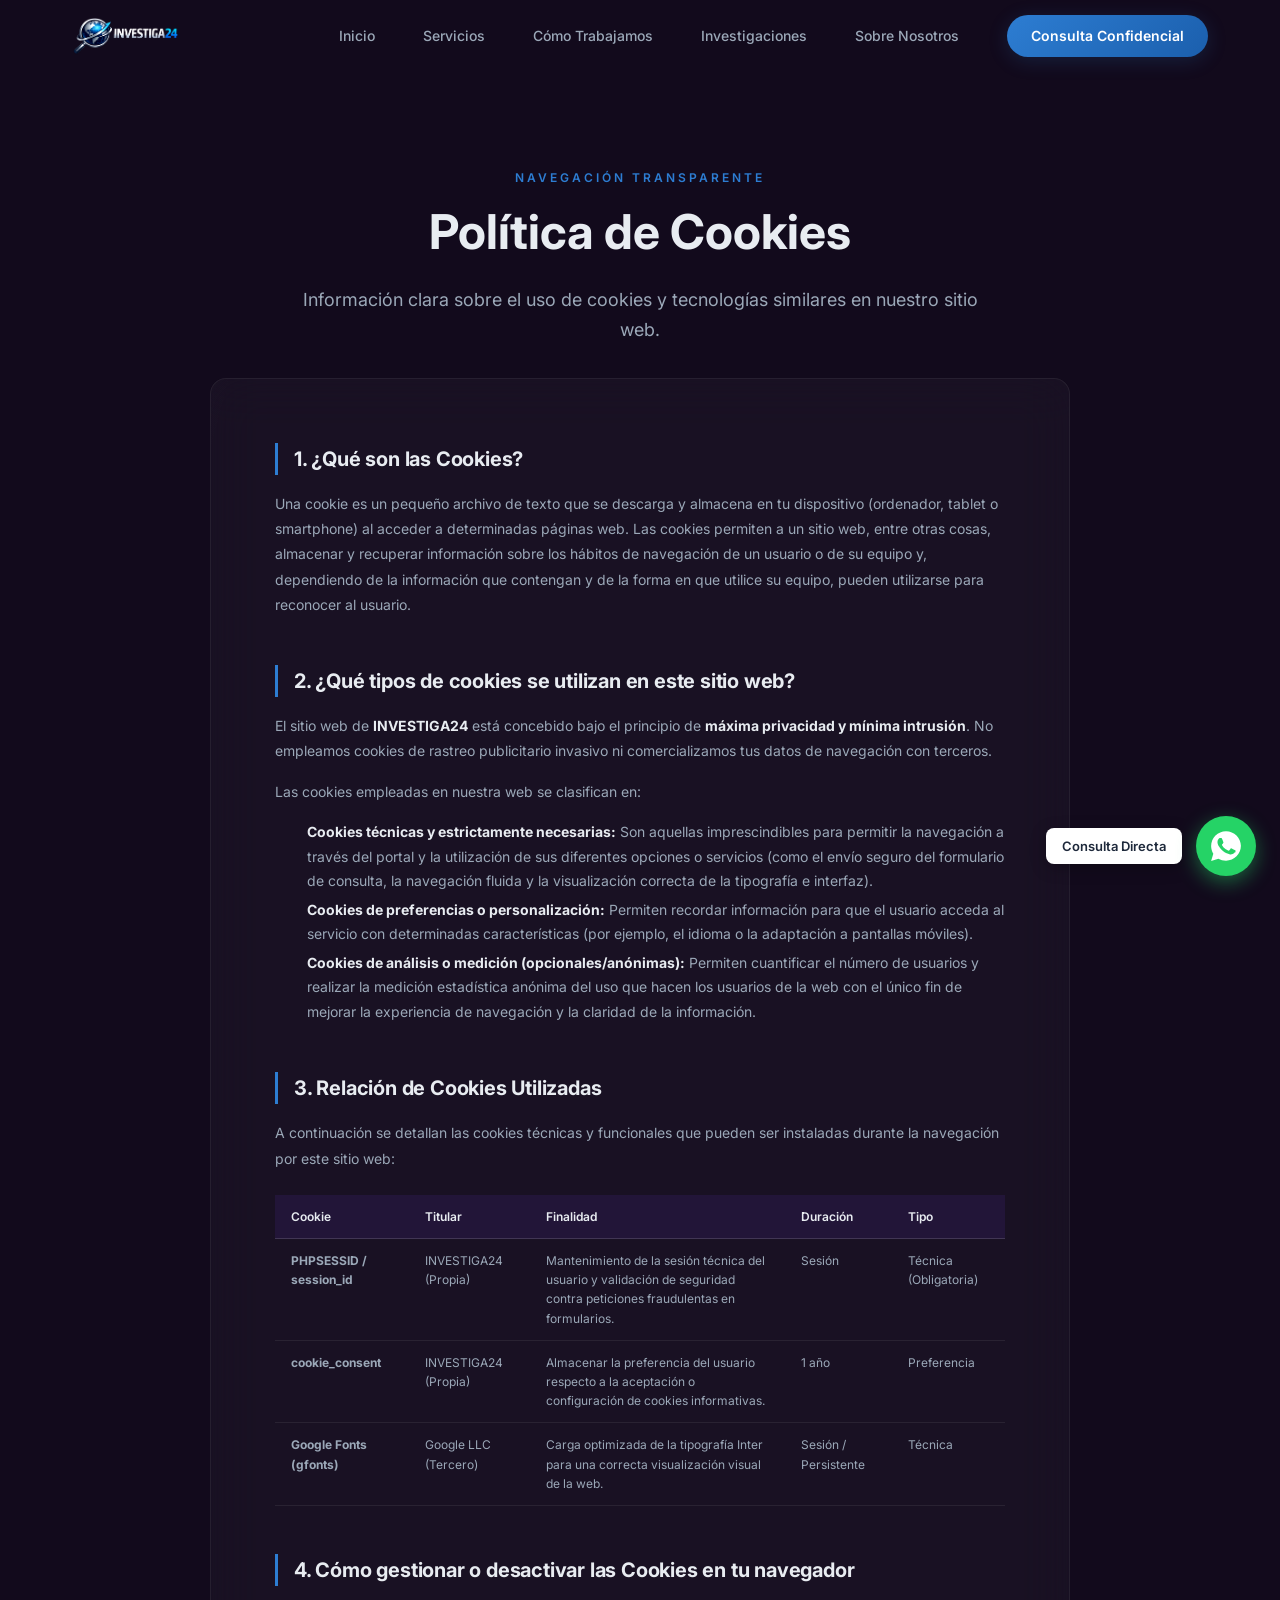
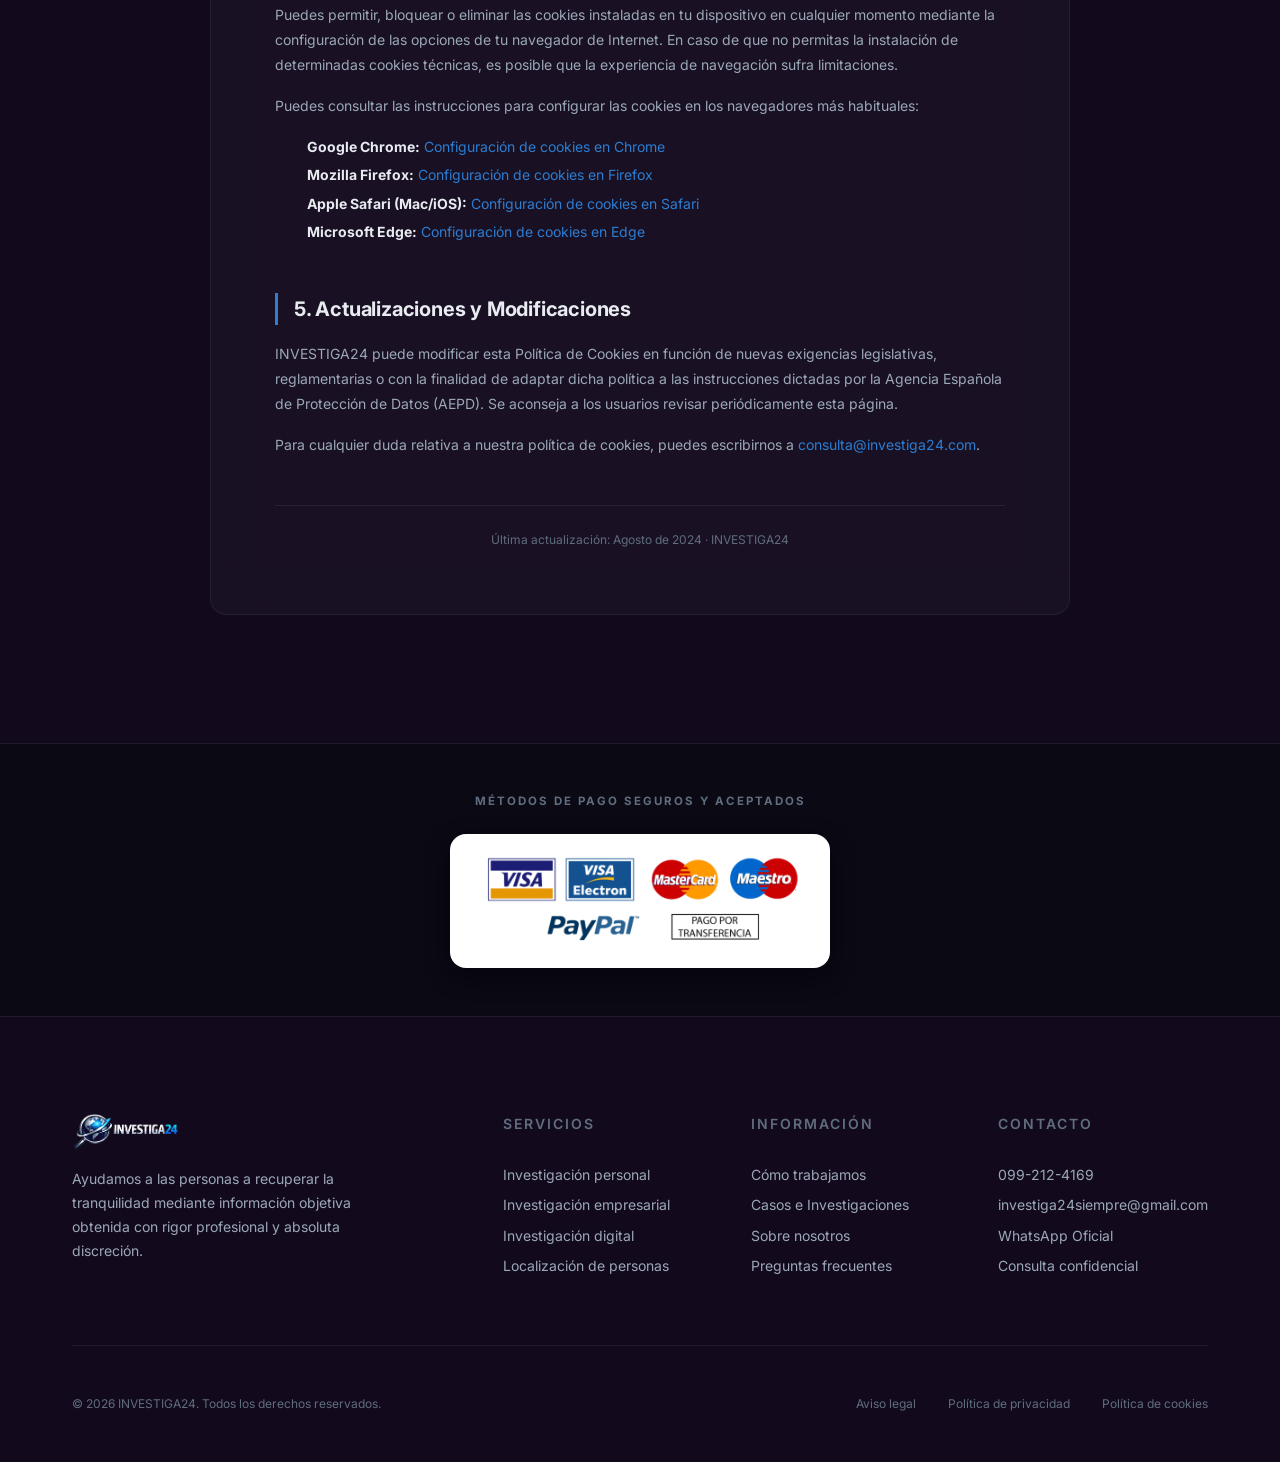
<file: web/cookies.html>
<!DOCTYPE html>
<html lang="es">
<head>
  <meta charset="UTF-8">
  <meta name="viewport" content="width=device-width, initial-scale=1.0">
  <title>Política de Cookies — INVESTIGA24 | Uso Transparente de Cookies</title>
  <meta name="description" content="Información detallada sobre el uso de cookies en INVESTIGA24. Qué cookies utilizamos, su finalidad y cómo puedes gestionarlas o desactivarlas en tu navegador.">
  <link rel="canonical" href="https://investiga24.com/cookies.html">
  <link rel="stylesheet" href="css/style.css?v=3.3">
  <link rel="icon" type="image/svg+xml" href="favicon.svg?v=3.3">
</head>
<body>

  <!-- Navigation -->
  <nav class="nav" id="navbar">
    <div class="nav-inner">
      <a href="index.html" class="nav-logo" aria-label="INVESTIGA24 Inicio">
        <img src="img/logo-investiga24.png" alt="INVESTIGA24">
      </a>
      <div class="nav-links" id="navLinks">
        <a href="index.html" class="nav-link">Inicio</a>
        <a href="servicios.html" class="nav-link">Servicios</a>
        <a href="como-trabajamos.html" class="nav-link">Cómo Trabajamos</a>
        <a href="investigaciones.html" class="nav-link">Investigaciones</a>
        <a href="sobre-nosotros.html" class="nav-link">Sobre Nosotros</a>
        <a href="consulta.html" class="btn btn-primary nav-cta">Consulta Confidencial</a>
      </div>
      <button class="nav-mobile-toggle" id="navToggle" aria-label="Abrir menú">
        <span></span><span></span><span></span>
      </button>
    </div>
  </nav>

  <!-- Header -->
  <section class="section" style="padding-top: calc(var(--nav-height) + var(--space-4xl)); padding-bottom: var(--space-xl);">
    <div class="container text-center">
      <span class="section-label fade-in">Navegación Transparente</span>
      <h1 class="section-title fade-in" style="font-size: clamp(2rem, 4vw, var(--font-size-5xl));">Política de Cookies</h1>
      <p class="section-subtitle fade-in" style="max-width: 680px; margin: 0 auto;">Información clara sobre el uso de cookies y tecnologías similares en nuestro sitio web.</p>
    </div>
  </section>

  <!-- Main Content -->
  <section class="section" style="padding-top: 0;">
    <div class="container">
      <div class="legal-wrapper">
        <div class="glass-card legal-card fade-in">

          <!-- 1. Qué son las cookies -->
          <div class="legal-section">
            <h2>1. ¿Qué son las Cookies?</h2>
            <p>Una cookie es un pequeño archivo de texto que se descarga y almacena en tu dispositivo (ordenador, tablet o smartphone) al acceder a determinadas páginas web. Las cookies permiten a un sitio web, entre otras cosas, almacenar y recuperar información sobre los hábitos de navegación de un usuario o de su equipo y, dependiendo de la información que contengan y de la forma en que utilice su equipo, pueden utilizarse para reconocer al usuario.</p>
          </div>

          <!-- 2. Tipos de cookies -->
          <div class="legal-section">
            <h2>2. ¿Qué tipos de cookies se utilizan en este sitio web?</h2>
            <p>El sitio web de <strong>INVESTIGA24</strong> está concebido bajo el principio de <strong>máxima privacidad y mínima intrusión</strong>. No empleamos cookies de rastreo publicitario invasivo ni comercializamos tus datos de navegación con terceros.</p>
            <p>Las cookies empleadas en nuestra web se clasifican en:</p>
            <ul>
              <li><strong>Cookies técnicas y estrictamente necesarias:</strong> Son aquellas imprescindibles para permitir la navegación a través del portal y la utilización de sus diferentes opciones o servicios (como el envío seguro del formulario de consulta, la navegación fluida y la visualización correcta de la tipografía e interfaz).</li>
              <li><strong>Cookies de preferencias o personalización:</strong> Permiten recordar información para que el usuario acceda al servicio con determinadas características (por ejemplo, el idioma o la adaptación a pantallas móviles).</li>
              <li><strong>Cookies de análisis o medición (opcionales/anónimas):</strong> Permiten cuantificar el número de usuarios y realizar la medición estadística anónima del uso que hacen los usuarios de la web con el único fin de mejorar la experiencia de navegación y la claridad de la información.</li>
            </ul>
          </div>

          <!-- 3. Tabla de cookies -->
          <div class="legal-section">
            <h2>3. Relación de Cookies Utilizadas</h2>
            <p>A continuación se detallan las cookies técnicas y funcionales que pueden ser instaladas durante la navegación por este sitio web:</p>

            <div class="legal-table-responsive">
              <table class="legal-table">
                <thead>
                  <tr>
                    <th>Cookie</th>
                    <th>Titular</th>
                    <th>Finalidad</th>
                    <th>Duración</th>
                    <th>Tipo</th>
                  </tr>
                </thead>
                <tbody>
                  <tr>
                    <td><strong>PHPSESSID / session_id</strong></td>
                    <td>INVESTIGA24 (Propia)</td>
                    <td>Mantenimiento de la sesión técnica del usuario y validación de seguridad contra peticiones fraudulentas en formularios.</td>
                    <td>Sesión</td>
                    <td>Técnica (Obligatoria)</td>
                  </tr>
                  <tr>
                    <td><strong>cookie_consent</strong></td>
                    <td>INVESTIGA24 (Propia)</td>
                    <td>Almacenar la preferencia del usuario respecto a la aceptación o configuración de cookies informativas.</td>
                    <td>1 año</td>
                    <td>Preferencia</td>
                  </tr>
                  <tr>
                    <td><strong>Google Fonts (gfonts)</strong></td>
                    <td>Google LLC (Tercero)</td>
                    <td>Carga optimizada de la tipografía Inter para una correcta visualización visual de la web.</td>
                    <td>Sesión / Persistente</td>
                    <td>Técnica</td>
                  </tr>
                </tbody>
              </table>
            </div>
          </div>

          <!-- 4. Gestión y desactivación -->
          <div class="legal-section">
            <h2>4. Cómo gestionar o desactivar las Cookies en tu navegador</h2>
            <p>Puedes permitir, bloquear o eliminar las cookies instaladas en tu dispositivo en cualquier momento mediante la configuración de las opciones de tu navegador de Internet. En caso de que no permitas la instalación de determinadas cookies técnicas, es posible que la experiencia de navegación sufra limitaciones.</p>
            <p>Puedes consultar las instrucciones para configurar las cookies en los navegadores más habituales:</p>
            <ul>
              <li><strong>Google Chrome:</strong> <a href="https://support.google.com/chrome/answer/95647" target="_blank" rel="noopener" style="color: var(--color-accent);">Configuración de cookies en Chrome</a></li>
              <li><strong>Mozilla Firefox:</strong> <a href="https://support.mozilla.org/es/kb/habilitar-y-deshabilitar-cookies-sitios-web-rastrear-preferencias" target="_blank" rel="noopener" style="color: var(--color-accent);">Configuración de cookies en Firefox</a></li>
              <li><strong>Apple Safari (Mac/iOS):</strong> <a href="https://support.apple.com/es-es/guide/safari/sfri11471/mac" target="_blank" rel="noopener" style="color: var(--color-accent);">Configuración de cookies en Safari</a></li>
              <li><strong>Microsoft Edge:</strong> <a href="https://support.microsoft.com/es-es/windows/eliminar-y-administrar-cookies-168dab11-0753-043d-7c16-ede5947fc64d" target="_blank" rel="noopener" style="color: var(--color-accent);">Configuración de cookies en Edge</a></li>
            </ul>
          </div>

          <!-- 5. Actualizaciones -->
          <div class="legal-section">
            <h2>5. Actualizaciones y Modificaciones</h2>
            <p>INVESTIGA24 puede modificar esta Política de Cookies en función de nuevas exigencias legislativas, reglamentarias o con la finalidad de adaptar dicha política a las instrucciones dictadas por la Agencia Española de Protección de Datos (AEPD). Se aconseja a los usuarios revisar periódicamente esta página.</p>
            <p>Para cualquier duda relativa a nuestra política de cookies, puedes escribirnos a <a href="mailto:consulta@investiga24.com" style="color: var(--color-accent);">consulta@investiga24.com</a>.</p>
          </div>

          <div style="margin-top: var(--space-2xl); padding-top: var(--space-lg); border-top: 1px solid var(--color-border); text-align: center;">
            <p style="font-size: var(--font-size-xs); color: var(--color-text-muted);">Última actualización: Agosto de 2024 · INVESTIGA24</p>
          </div>

        </div>
      </div>
    </div>
  </section>

  <!-- Métodos de Pago Flexibles y Seguros -->
  <section class="payment-section">
    <div class="container">
      <div class="payment-title">Métodos de Pago Seguros y Aceptados</div>
      <div class="payment-banner-box">
        <img src="img/metodos-pago.png" alt="Métodos de Pago: Visa, MasterCard, Maestro, PayPal, Transferencia" class="payment-img" loading="lazy">
      </div>
    </div>
  </section>

  <footer class="footer" id="footer">
    <div class="container">
      <div class="footer-grid">
        <div class="footer-brand">
          <a href="index.html" class="nav-logo"><img src="img/logo-investiga24.png" alt="INVESTIGA24"></a>
          <p>Ayudamos a las personas a recuperar la tranquilidad mediante información objetiva obtenida con rigor profesional y absoluta discreción.</p>
        </div>
        <div class="footer-col">
          <h4>Servicios</h4>
          <a href="servicios.html#personal">Investigación personal</a>
          <a href="servicios.html#empresarial">Investigación empresarial</a>
          <a href="servicios.html#digital">Investigación digital</a>
          <a href="servicios.html#localizacion">Localización de personas</a>
        </div>
        <div class="footer-col">
          <h4>Información</h4>
          <a href="como-trabajamos.html">Cómo trabajamos</a>
          <a href="investigaciones.html">Casos e Investigaciones</a>
          <a href="sobre-nosotros.html">Sobre nosotros</a>
          <a href="index.html#faq">Preguntas frecuentes</a>
        </div>
        <div class="footer-col">
          <h4>Contacto</h4>
          <a href="tel:+593992124169">099-212-4169</a>
          <a href="mailto:investiga24siempre@gmail.com">investiga24siempre@gmail.com</a>
          <a href="https://wa.me/593992124169" target="_blank" rel="noopener">WhatsApp Oficial</a>
          <a href="consulta.html">Consulta confidencial</a>
        </div>
      </div>
      <div class="footer-bottom">
        <p>&copy; 2026 INVESTIGA24. Todos los derechos reservados.</p>
        <div class="footer-legal">
          <a href="aviso-legal.html">Aviso legal</a>
          <a href="privacidad.html">Política de privacidad</a>
          <a href="cookies.html">Política de cookies</a>
        </div>
      </div>
    </div>
  </footer>

  <script src="js/main.js?v=3.3"></script>
</body>
</html>
</file>
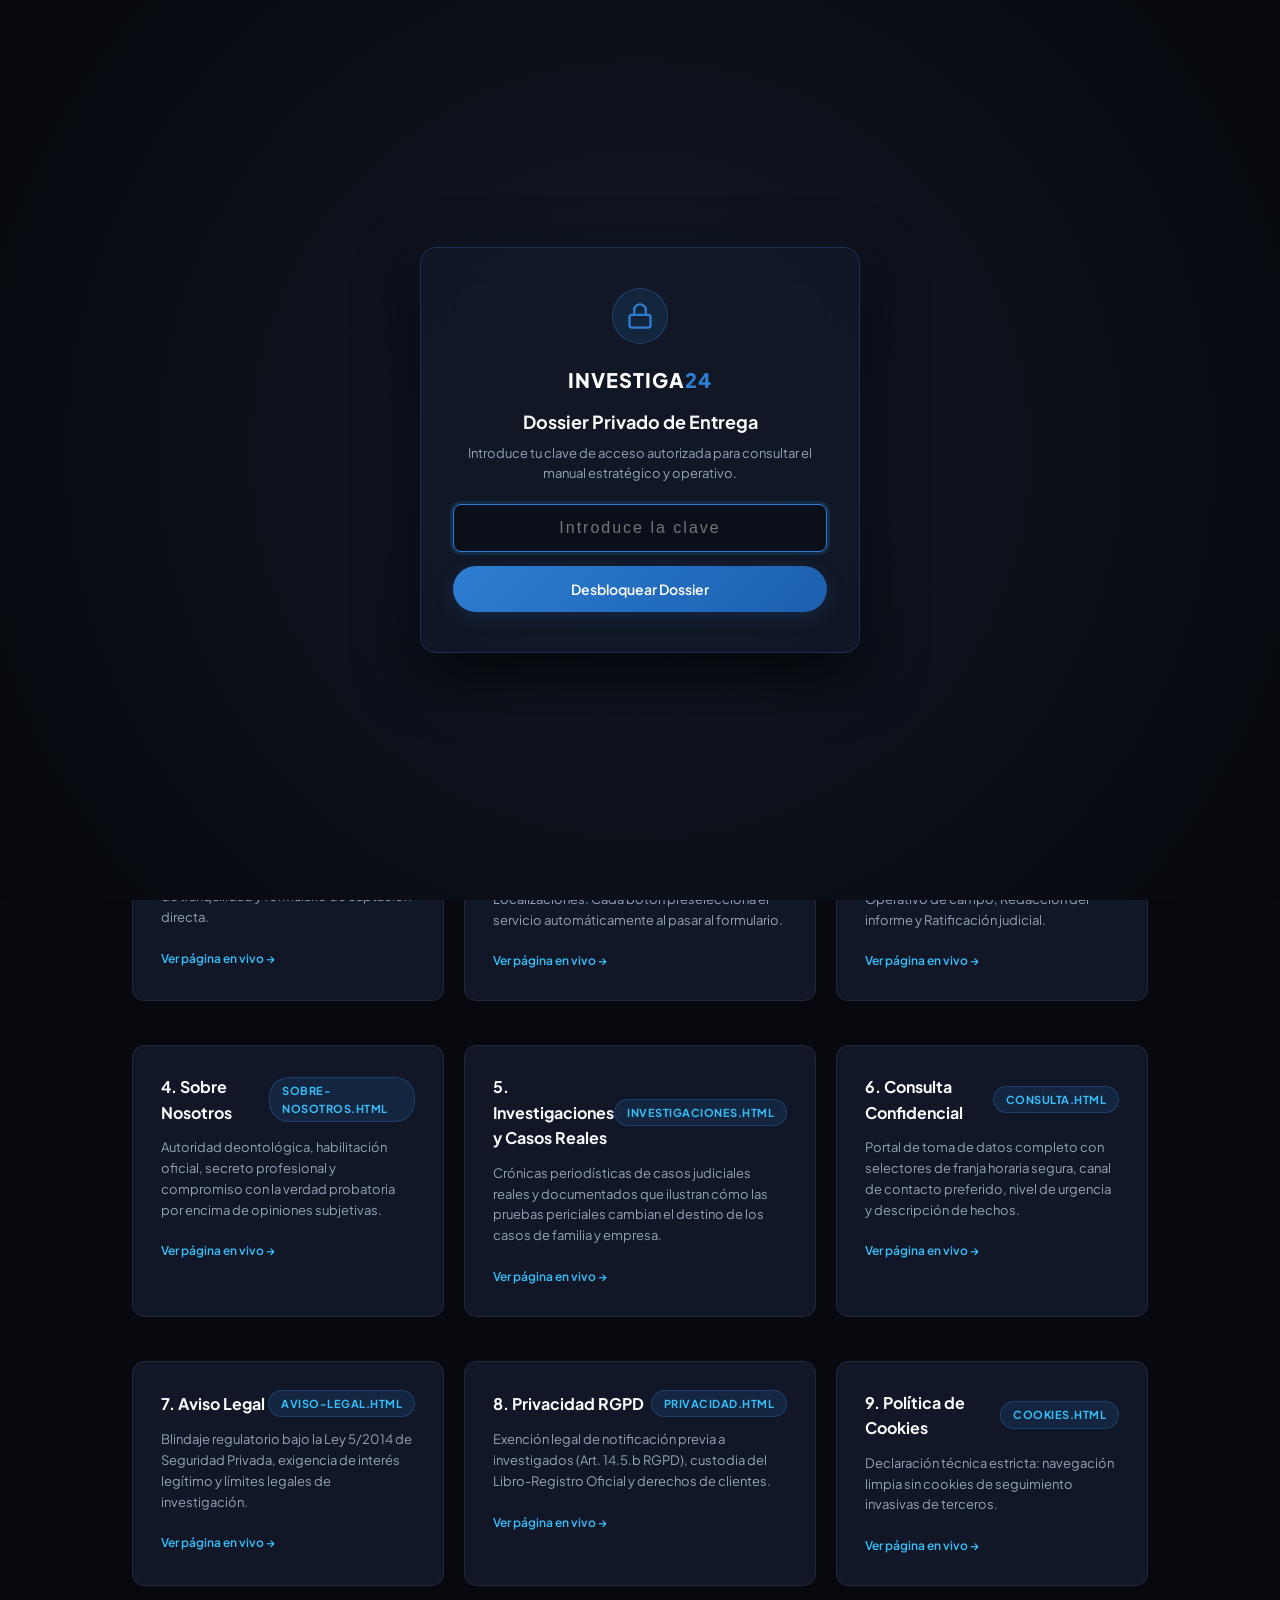
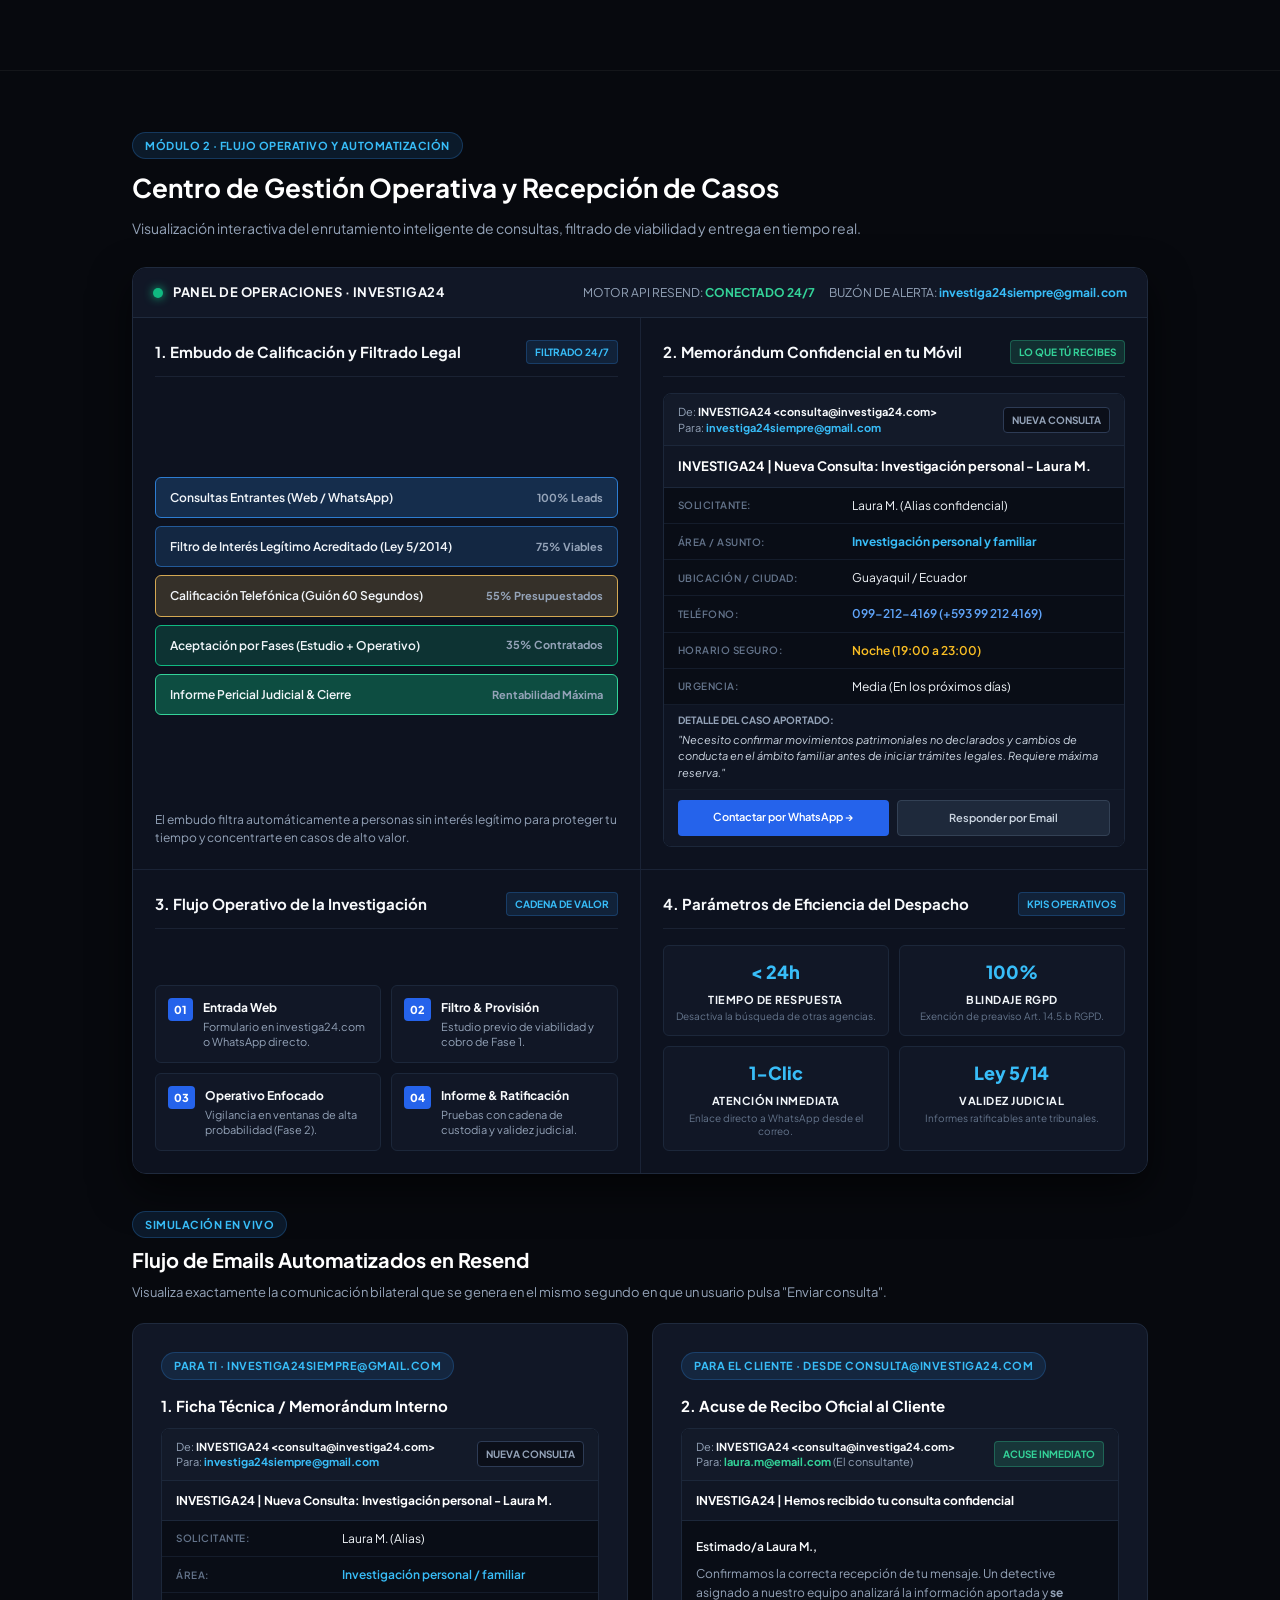
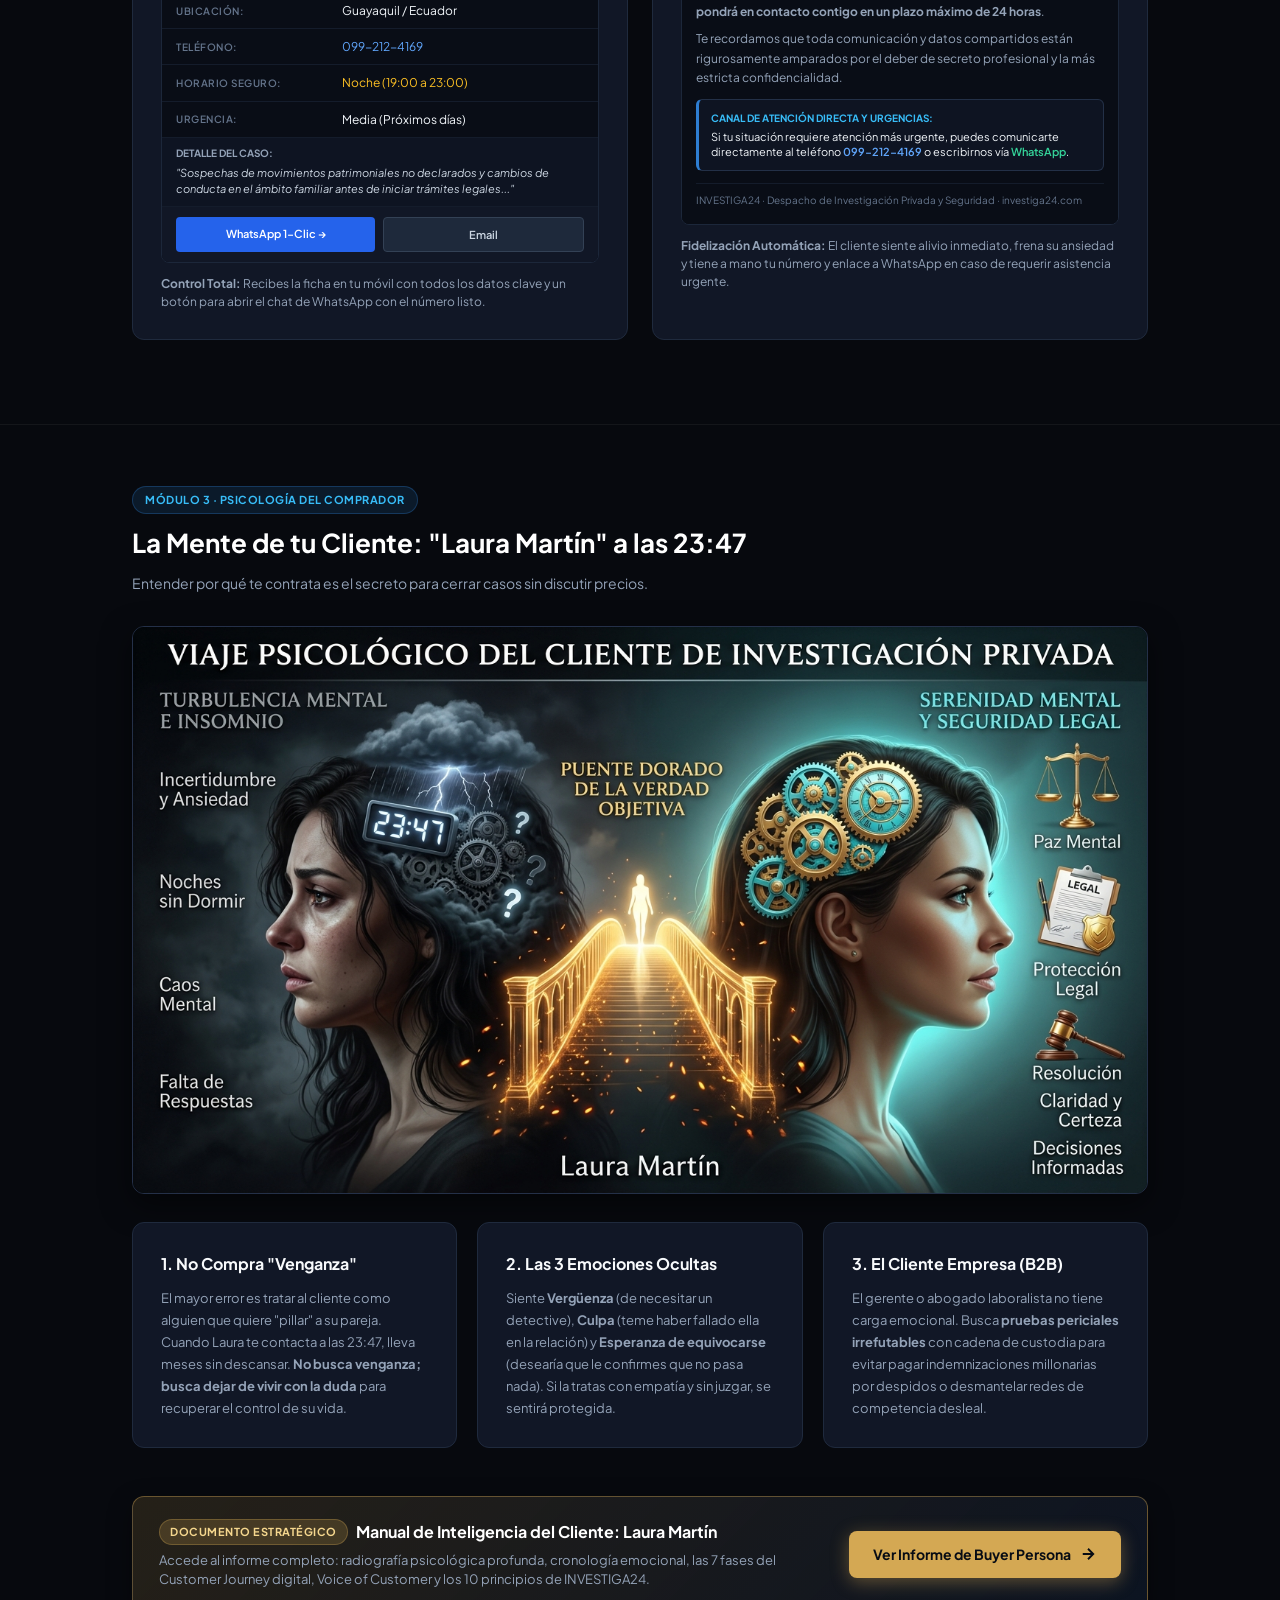
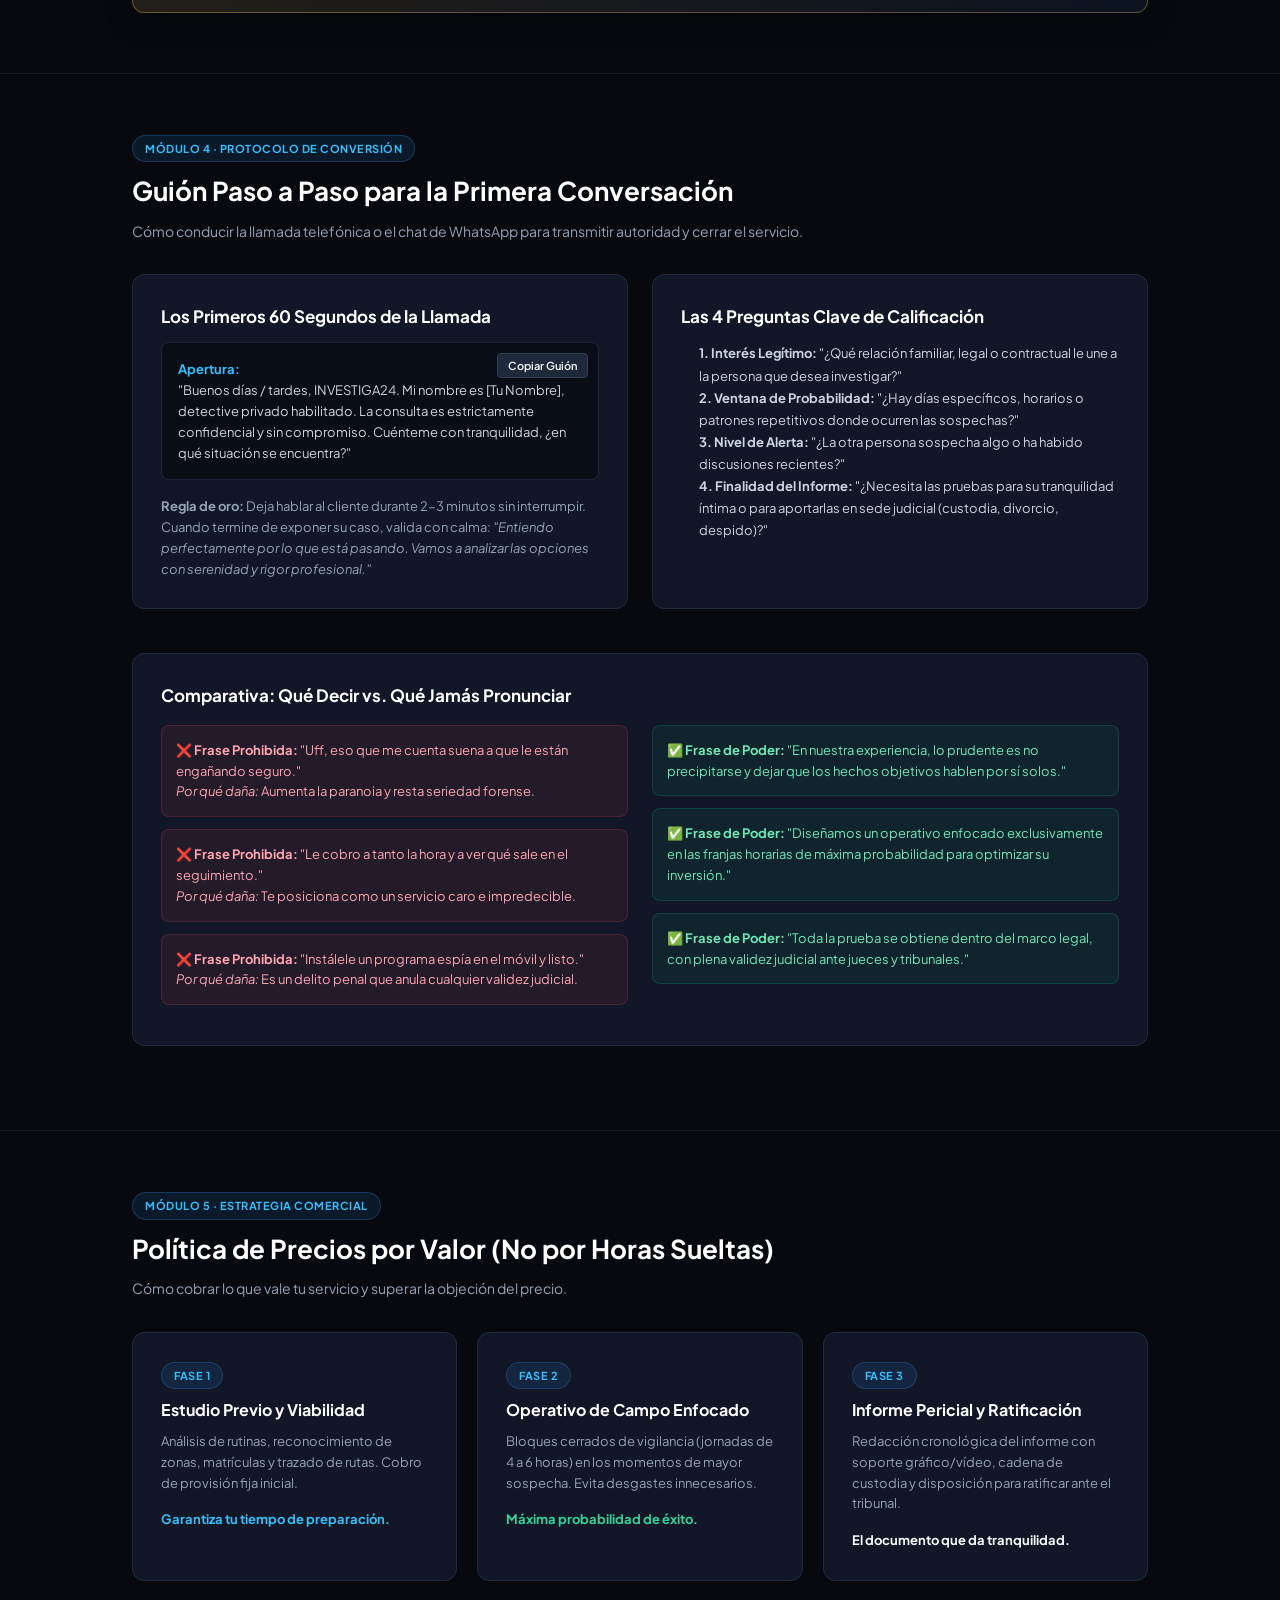
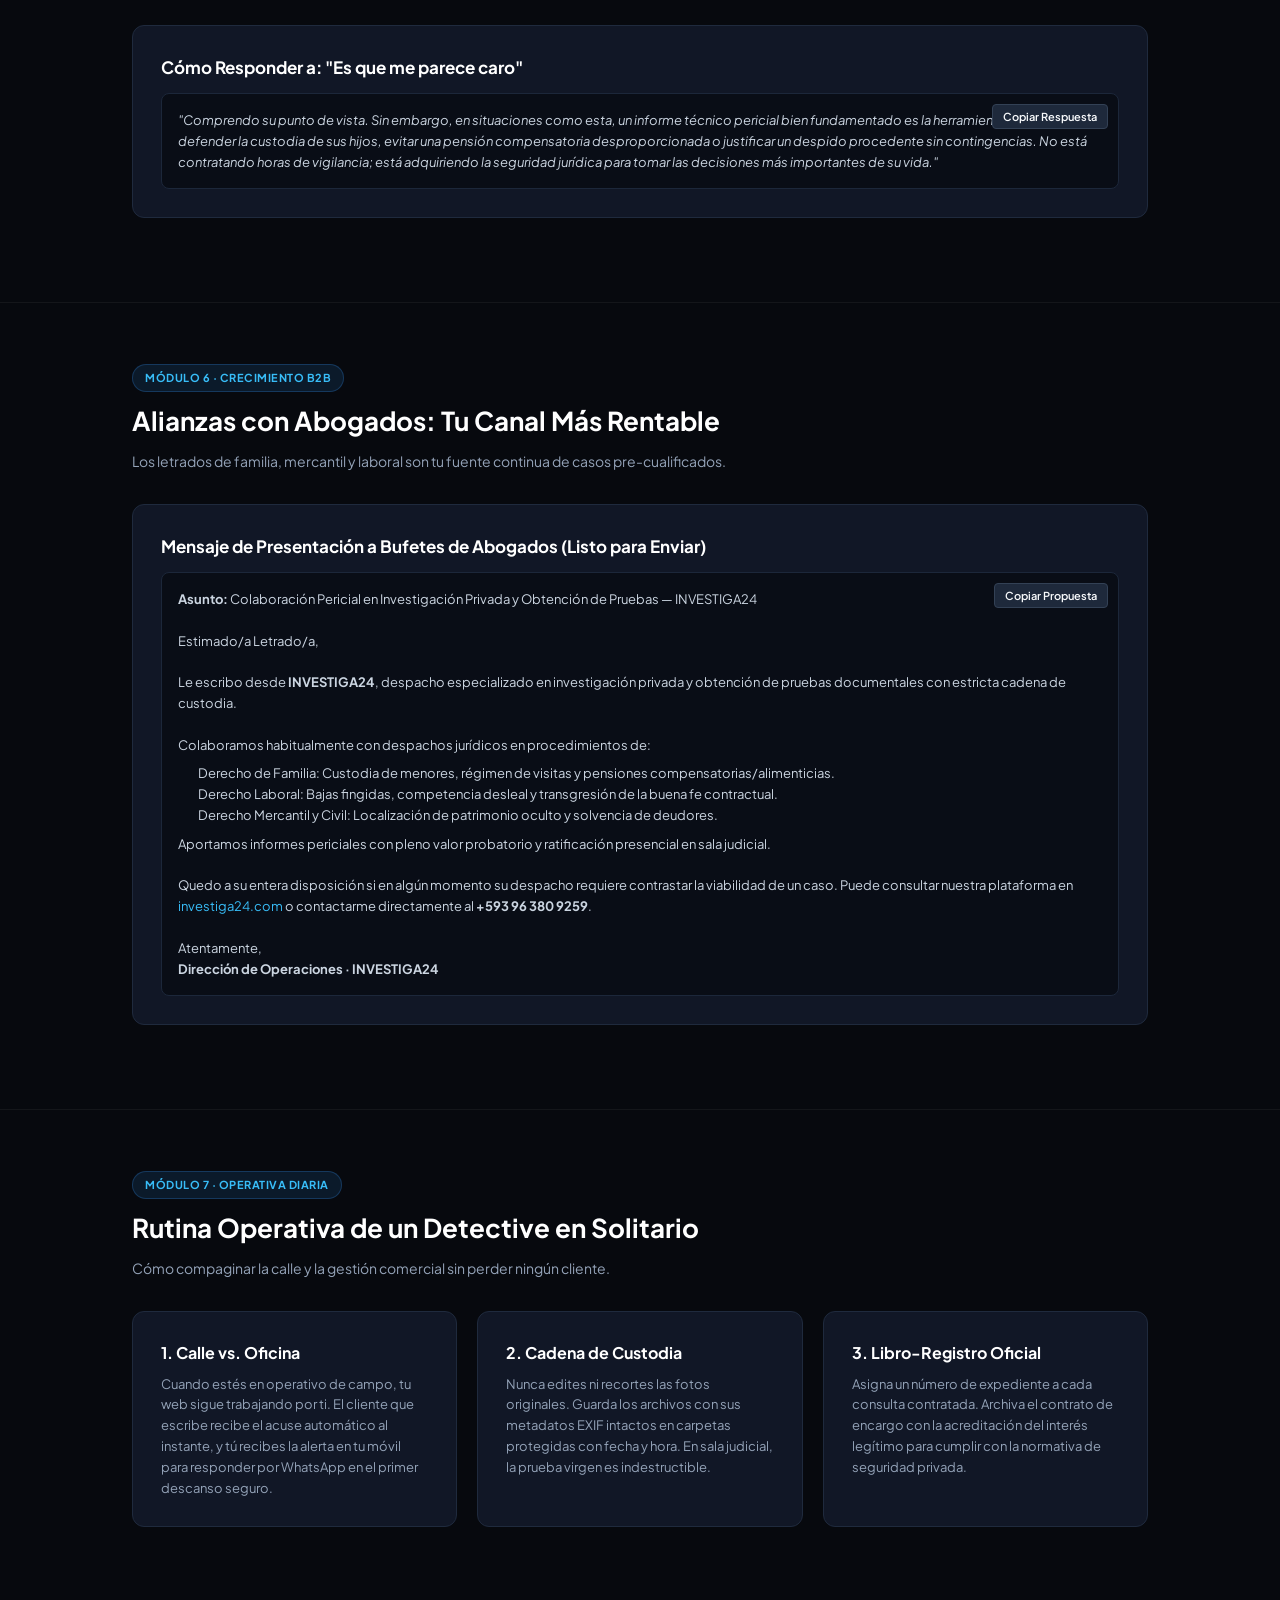
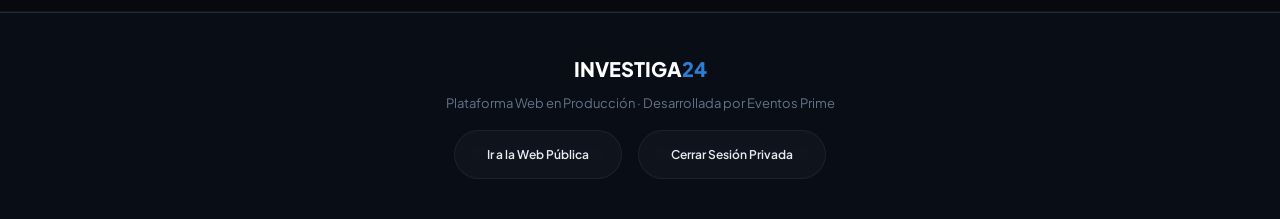
<file: web/entrega.html>
<!DOCTYPE html>
<html lang="es">
<head>
  <meta charset="UTF-8">
  <meta name="viewport" content="width=device-width, initial-scale=1.0">
  <title>INVESTIGA24 — Dossier Estratégico y Manual de Operaciones</title>
  <meta name="robots" content="noindex, nofollow">
  <link rel="preconnect" href="https://fonts.googleapis.com">
  <link rel="preconnect" href="https://fonts.gstatic.com" crossorigin>
  <link href="https://fonts.googleapis.com/css2?family=Plus+Jakarta+Sans:wght@300;400;500;600;700;800&family=Space+Grotesk:wght@500;600;700&display=swap" rel="stylesheet">
  <link rel="stylesheet" href="css/style.css?v=3.3">
  <style>
    /* Estilos específicos del Dossier Privado */
    :root {
      --dossier-gold: #d4a853;
      --dossier-blue: #2d7dd2;
      --dossier-bg: #07090e;
    }
    body.dossier-body {
      background-color: var(--dossier-bg);
      color: #e2e8f0;
      font-family: 'Plus Jakarta Sans', sans-serif;
    }

    /* Lockscreen Gatekeeper */
    #gatekeeper {
      position: fixed;
      inset: 0;
      z-index: 99999;
      background: radial-gradient(circle at center, #131926 0%, #06080d 100%);
      display: flex;
      align-items: center;
      justify-content: center;
      padding: 24px;
      transition: opacity 0.5s ease, visibility 0.5s ease;
    }
    #gatekeeper.unlocked {
      opacity: 0;
      visibility: hidden;
      pointer-events: none;
    }
    .gatekeeper-card {
      max-width: 440px;
      width: 100%;
      background: rgba(18, 24, 38, 0.85);
      border: 1px solid rgba(45, 125, 210, 0.25);
      border-radius: 16px;
      padding: 40px 32px;
      text-align: center;
      box-shadow: 0 20px 60px rgba(0,0,0,0.8), 0 0 40px rgba(45, 125, 210, 0.1);
      backdrop-filter: blur(20px);
    }
    .gatekeeper-icon {
      width: 56px;
      height: 56px;
      margin: 0 auto 20px;
      background: rgba(45, 125, 210, 0.15);
      border: 1px solid rgba(45, 125, 210, 0.3);
      border-radius: 50%;
      display: flex;
      align-items: center;
      justify-content: center;
      color: var(--dossier-blue);
    }
    .gatekeeper-input {
      width: 100%;
      padding: 14px 18px;
      background: #0b0f19;
      border: 1px solid #233047;
      border-radius: 8px;
      color: #ffffff;
      font-size: 16px;
      text-align: center;
      letter-spacing: 2px;
      margin: 20px 0 14px;
      outline: none;
      transition: all 0.3s ease;
    }
    .gatekeeper-input:focus {
      border-color: var(--dossier-blue);
      box-shadow: 0 0 0 3px rgba(45, 125, 210, 0.2);
    }
    .gatekeeper-error {
      color: #f43f5e;
      font-size: 13px;
      margin-top: 8px;
      display: none;
    }

    /* Dossier Layout & Nav */
    .dossier-nav {
      position: sticky;
      top: 0;
      z-index: 1000;
      background: rgba(11, 15, 25, 0.92);
      backdrop-filter: blur(16px);
      border-bottom: 1px solid #1f2a3d;
      padding: 14px 24px;
      display: flex;
      align-items: center;
      justify-content: space-between;
      gap: 16px;
    }
    .dossier-links {
      display: flex;
      gap: 20px;
      list-style: none;
      margin: 0;
      padding: 0;
      overflow-x: auto;
    }
    .dossier-links a {
      color: #94a3b8;
      font-size: 13px;
      font-weight: 600;
      text-decoration: none;
      white-space: nowrap;
      transition: color 0.2s;
    }
    .dossier-links a:hover {
      color: #38bdf8;
    }
    .dossier-badge {
      display: inline-flex;
      align-items: center;
      gap: 6px;
      background: rgba(45, 125, 210, 0.15);
      border: 1px solid rgba(45, 125, 210, 0.3);
      color: #38bdf8;
      padding: 4px 12px;
      border-radius: 20px;
      font-size: 11px;
      font-weight: 700;
      letter-spacing: 0.5px;
      text-transform: uppercase;
    }
    .dossier-hero {
      position: relative;
      padding: 90px 0 60px;
      text-align: center;
      background-image: 
        linear-gradient(180deg, rgba(8, 12, 20, 0.88) 0%, rgba(8, 12, 20, 0.96) 80%, rgba(8, 12, 20, 1) 100%),
        linear-gradient(90deg, rgba(8, 12, 20, 0.95) 0%, rgba(8, 12, 20, 0.7) 50%, rgba(8, 12, 20, 0.95) 100%),
        url('img/hero-servicios.jpg');
      background-size: cover;
      background-position: center 30%;
      border-bottom: 1px solid rgba(45, 125, 210, 0.25);
      overflow: hidden;
    }
    .dossier-hero::before {
      content: '';
      position: absolute;
      top: -30%;
      right: 15%;
      width: 600px;
      height: 600px;
      background: radial-gradient(circle, rgba(45, 125, 210, 0.15) 0%, transparent 70%);
      border-radius: 50%;
      pointer-events: none;
    }
    .dossier-section {
      padding: 60px 0;
      border-bottom: 1px solid rgba(255, 255, 255, 0.05);
    }
    .dossier-card {
      background: #111726;
      border: 1px solid #1f2a3d;
      border-radius: 12px;
      padding: 28px;
      margin-bottom: 24px;
      transition: border-color 0.3s ease;
    }
    .dossier-card:hover {
      border-color: #2d4166;
    }
    .dossier-grid-2 {
      display: grid;
      grid-template-columns: 1fr 1fr;
      gap: 24px;
    }
    .dossier-grid-3 {
      display: grid;
      grid-template-columns: repeat(3, 1fr);
      gap: 20px;
    }
    @media (max-width: 860px) {
      .dossier-grid-2, .dossier-grid-3 {
        grid-template-columns: 1fr;
      }
      .dossier-links {
        display: none;
      }
    }
    .copy-box {
      background: #090d16;
      border: 1px solid #1c273a;
      border-radius: 8px;
      padding: 16px;
      position: relative;
      font-size: 13px;
      line-height: 1.6;
      color: #cbd5e1;
    }
    .copy-btn {
      position: absolute;
      top: 10px;
      right: 10px;
      background: #1e293b;
      border: 1px solid #334155;
      color: #f8fafc;
      padding: 5px 10px;
      font-size: 11px;
      border-radius: 4px;
      cursor: pointer;
      font-weight: 600;
      transition: all 0.2s;
    }
    .copy-btn:hover {
      background: #2563eb;
      border-color: #2563eb;
    }
    .preview-table {
      width: 100%;
      border-collapse: collapse;
      font-size: 13px;
    }
    .preview-table th {
      background: #161f33;
      padding: 10px 14px;
      text-align: left;
      color: #94a3b8;
      border-bottom: 1px solid #233047;
      font-size: 11px;
      text-transform: uppercase;
      letter-spacing: 0.5px;
    }
    .preview-table td {
      padding: 12px 14px;
      border-bottom: 1px solid #1a2233;
      color: #e2e8f0;
    }
    .callout-box {
      background: rgba(45, 125, 210, 0.08);
      border-left: 4px solid #2d7dd2;
      padding: 18px 20px;
      border-radius: 0 8px 8px 0;
      margin: 16px 0;
      font-size: 14px;
      line-height: 1.6;
    }
    .callout-gold {
      background: rgba(212, 168, 83, 0.08);
      border-left: 4px solid var(--dossier-gold);
    }
    .img-showcase {
      width: 100%;
      border-radius: 12px;
      border: 1px solid #243048;
      box-shadow: 0 10px 30px rgba(0,0,0,0.5);
      margin: 16px 0;
    }
    .phrase-bad {
      background: rgba(244, 63, 94, 0.08);
      border: 1px solid rgba(244, 63, 94, 0.2);
      border-radius: 8px;
      padding: 14px;
      color: #fda4af;
      font-size: 13px;
      margin-bottom: 12px;
    }
    .phrase-good {
      background: rgba(16, 185, 129, 0.08);
      border: 1px solid rgba(16, 185, 129, 0.2);
      border-radius: 8px;
      padding: 14px;
      color: #6ee7b7;
      font-size: 13px;
      margin-bottom: 12px;
    }

    /* --- Interactive Command Center --- */
    .interactive-command-center {
      background: #0b0f19;
      border: 1px solid #1f2a3d;
      border-radius: 14px;
      overflow: hidden;
      box-shadow: 0 16px 40px rgba(0,0,0,0.6);
      margin: 20px 0 28px;
    }
    .command-bar {
      background: #111726;
      border-bottom: 1px solid #1f2a3d;
      padding: 14px 20px;
      display: flex;
      justify-content: space-between;
      align-items: center;
      flex-wrap: wrap;
      gap: 12px;
    }
    .command-grid {
      display: grid;
      grid-template-columns: 1fr 1fr;
      gap: 1px;
      background: #1a2336;
    }
    @media (max-width: 860px) {
      .command-grid {
        grid-template-columns: 1fr;
      }
    }
    .command-panel {
      background: #0d121f;
      padding: 22px;
      display: flex;
      flex-direction: column;
      justify-content: space-between;
    }
    .panel-header {
      display: flex;
      justify-content: space-between;
      align-items: center;
      margin-bottom: 16px;
      padding-bottom: 12px;
      border-bottom: 1px solid #1a2233;
    }
    .panel-badge {
      background: rgba(45, 125, 210, 0.15);
      border: 1px solid rgba(45, 125, 210, 0.3);
      color: #38bdf8;
      font-size: 10px;
      font-weight: 700;
      padding: 3px 8px;
      border-radius: 4px;
      text-transform: uppercase;
    }
    /* Funnel styles */
    .funnel-container {
      display: flex;
      flex-direction: column;
      gap: 8px;
    }
    .funnel-step {
      display: flex;
      justify-content: space-between;
      align-items: center;
      padding: 10px 14px;
      border: 1px solid;
      border-radius: 6px;
      font-size: 12px;
    }
    .f-name {
      color: #f1f5f9;
      font-weight: 600;
    }
    .f-val {
      color: #94a3b8;
      font-size: 11px;
      font-weight: 700;
    }
    /* Simulated Email Box */
    .simulated-email-box {
      background: #090d16;
      border: 1px solid #1c273a;
      border-radius: 8px;
      overflow: hidden;
    }
    .sim-email-head {
      background: #131a29;
      padding: 10px 14px;
      border-bottom: 1px solid #1c273a;
      display: flex;
      justify-content: space-between;
      align-items: center;
    }
    .sim-table {
      width: 100%;
      border-collapse: collapse;
      font-size: 12px;
    }
    .sim-table td {
      padding: 8px 14px;
      border-bottom: 1px solid #141c2b;
    }
    .st-label {
      color: #64748b;
      width: 38%;
      font-weight: 600;
      text-transform: uppercase;
      font-size: 10px;
      letter-spacing: 0.5px;
    }
    .st-val {
      color: #f1f5f9;
    }
    .st-message {
      background: #0e1422;
      color: #cbd5e1;
      line-height: 1.5;
      font-size: 11px;
    }
    .sim-actions {
      display: flex;
      padding: 10px 14px;
      background: #111726;
      gap: 8px;
    }
    .sim-btn {
      flex: 1;
      text-align: center;
      padding: 8px;
      font-size: 11px;
      font-weight: 600;
      border-radius: 4px;
      text-decoration: none;
    }
    /* Ops Flow Grid */
    .ops-flow-grid {
      display: grid;
      grid-template-columns: 1fr 1fr;
      gap: 10px;
    }
    .ops-step {
      background: #111726;
      border: 1px solid #1c273a;
      border-radius: 6px;
      padding: 12px;
      display: flex;
      gap: 10px;
      align-items: flex-start;
    }
    .ops-num {
      background: #2563eb;
      color: #ffffff;
      font-size: 11px;
      font-weight: 800;
      padding: 3px 6px;
      border-radius: 4px;
    }
    .ops-body strong {
      display: block;
      font-size: 12px;
      color: #f8fafc;
      margin-bottom: 2px;
    }
    .ops-body span {
      font-size: 11px;
      color: #94a3b8;
      line-height: 1.4;
      display: block;
    }
    /* KPI Grid */
    .kpi-grid {
      display: grid;
      grid-template-columns: 1fr 1fr;
      gap: 10px;
    }
    .kpi-card {
      background: #111726;
      border: 1px solid #1c273a;
      border-radius: 6px;
      padding: 12px;
      text-align: center;
    }
    .kpi-val {
      display: block;
      font-size: 18px;
      font-weight: 800;
      color: #38bdf8;
    }
    .kpi-label {
      font-size: 11px;
      font-weight: 700;
      color: #f1f5f9;
      text-transform: uppercase;
      letter-spacing: 0.5px;
      display: block;
      margin: 4px 0 2px;
    }
    .kpi-desc {
      font-size: 10px;
      color: #64748b;
      margin: 0;
      line-height: 1.3;
    }

  </style>
</head>
<body class="dossier-body">

  <!-- =========================================================================
       PANTALLA DE ACCESO PRIVADO (GATEKEEPER - CLAVE: Prime2026)
       ========================================================================= -->
  <div id="gatekeeper">
    <div class="gatekeeper-card">
      <div class="gatekeeper-icon">
        <svg width="28" height="28" viewBox="0 0 24 24" fill="none" stroke="currentColor" stroke-width="2"><rect x="3" y="11" width="18" height="11" rx="2" ry="2"/><path d="M7 11V7a5 5 0 0110 0v4"/></svg>
      </div>
      <span style="font-size:20px;font-weight:800;letter-spacing:1px;color:#ffffff;">INVESTIGA<span style="color:#2d7dd2;">24</span></span>
      <h2 style="font-size:18px;font-weight:700;margin:12px 0 6px;color:#f8fafc;">Dossier Privado de Entrega</h2>
      <p style="font-size:13px;color:#94a3b8;margin:0;">Introduce tu clave de acceso autorizada para consultar el manual estratégico y operativo.</p>
      
      <form id="unlockForm" onsubmit="handleUnlock(event)">
        <input type="password" id="passInput" class="gatekeeper-input" placeholder="Introduce la clave" autocomplete="current-password" autofocus>
        <button type="submit" class="btn btn-primary" style="width:100%;padding:14px;font-size:14px;font-weight:600;">Desbloquear Dossier</button>
        <div id="passError" class="gatekeeper-error">Clave incorrecta. Por favor, solicita acceso a Eventos Prime.</div>
      </form>
    </div>
  </div>

  <!-- =========================================================================
       BARRA DE NAVEGACIÓN SUPERIOR DEL DOSSIER
       ========================================================================= -->
  <nav class="dossier-nav">
    <div style="display:flex;align-items:center;gap:14px;">
      <a href="index.html" style="text-decoration:none;font-size:18px;font-weight:800;color:#ffffff;">INVESTIGA<span style="color:#2d7dd2;">24</span></a>
      <span class="dossier-badge dossier-badge-success">Publicado &middot; Producción</span>
    </div>
    
    <ul class="dossier-links">
      <li><a href="#plataforma">Ecosistema Web</a></li>
      <li><a href="#captacion">Motor de Consultas</a></li>
      <li><a href="#psicologia">Buyer Persona</a></li>
      <li><a href="#atencion">Guión de Atención</a></li>
      <li><a href="#pricing">Pricing & Fases</a></li>
      <li><a href="#marketing">Playbook B2B</a></li>
      <li><a href="#operativa">Operativa Diaria</a></li>
    </ul>

    <div style="display:flex;gap:10px;">
      <a href="index.html" target="_blank" class="btn btn-secondary" style="padding:8px 14px;font-size:12px;">Ver Web Pública &rarr;</a>
      <button onclick="window.print()" class="btn btn-secondary" style="padding:8px 12px;font-size:12px;" title="Guardar como PDF">PDF</button>
    </div>
  </nav>

  <!-- =========================================================================
       HERO DEL DOSSIER
       ========================================================================= -->
  <header class="dossier-hero">
    <div class="container" style="max-width:900px;">
      <span class="dossier-badge" style="margin-bottom:16px;">Documento de Entrega Oficial &middot; Agosto 2026</span>
      <h1 style="font-size:36px;font-weight:800;color:#ffffff;line-height:1.25;margin:0 0 16px;">
        Plataforma Digital & Manual Estratégico de Operaciones
      </h1>
      <p style="font-size:16px;color:#94a3b8;line-height:1.7;margin:0 auto 28px;max-width:760px;">
        Tu plataforma web ya está <strong>100% activa en producción</strong> en <a href="https://investiga24.com" target="_blank" style="color:#38bdf8;text-decoration:none;">investiga24.com</a>. Este dossier constituye tu manual maestro para convertir visitas en investigaciones de alto valor, blindar tus procesos y dominar la captación como detective independiente.
      </p>

      <div style="display:flex;justify-content:center;gap:12px;flex-wrap:wrap;">
        <div style="background:#111726;border:1px solid #1f2a3d;padding:12px 20px;border-radius:8px;text-align:left;">
          <span style="font-size:11px;color:#64748b;text-transform:uppercase;font-weight:700;display:block;">Buzón Alertas de Casos</span>
          <strong style="color:#38bdf8;font-size:13px;">investiga24siempre@gmail.com</strong>
        </div>
        <div style="background:#111726;border:1px solid #1f2a3d;padding:12px 20px;border-radius:8px;text-align:left;">
          <span style="font-size:11px;color:#64748b;text-transform:uppercase;font-weight:700;display:block;">Línea Directa / WhatsApp</span>
          <strong style="color:#34d399;font-size:13px;">099-212-4169 (+593 99 212 4169)</strong>
        </div>
        <div style="background:#111726;border:1px solid #1f2a3d;padding:12px 20px;border-radius:8px;text-align:left;">
          <span style="font-size:11px;color:#64748b;text-transform:uppercase;font-weight:700;display:block;">Remitente Oficial</span>
          <strong style="color:#f8fafc;font-size:13px;">consulta@investiga24.com</strong>
        </div>
      </div>
    </div>
  </header>

  <!-- =========================================================================
       SECCIÓN 1: EL ECOSISTEMA DIGITAL PUBLICADO
       ========================================================================= -->
  <section class="dossier-section" id="plataforma">
    <div class="container" style="max-width:1080px;">
      <div style="margin-bottom:32px;">
        <span class="dossier-badge">Módulo 1 &middot; Tu Activo Digital</span>
        <h2 style="font-size:26px;font-weight:700;color:#ffffff;margin:8px 0;">Las 9 Páginas Desarrolladas y Publicadas</h2>
        <p style="color:#94a3b8;font-size:14px;margin:0;">Una presencia digital corporativa sin fisuras, orientada a generar máxima autoridad legal y conversión.</p>
      </div>

      <div class="dossier-grid-3">
        
        <div class="dossier-card">
          <div style="display:flex;justify-content:space-between;align-items:center;margin-bottom:12px;">
            <strong style="color:#f8fafc;font-size:16px;">1. Portada Principal</strong>
            <span class="dossier-badge">index.html</span>
          </div>
          <p style="font-size:13px;color:#94a3b8;line-height:1.6;margin:0 0 16px;">
            Hero de alto impacto, propuesta de valor sin sensacionalismos, presentación de servicios, manifiesto ético, testimonios de tranquilidad y formulario de captación directa.
          </p>
          <a href="index.html" target="_blank" style="color:#38bdf8;font-size:12px;text-decoration:none;font-weight:600;">Ver página en vivo &rarr;</a>
        </div>

        <div class="dossier-card">
          <div style="display:flex;justify-content:space-between;align-items:center;margin-bottom:12px;">
            <strong style="color:#f8fafc;font-size:16px;">2. Servicios Especializados</strong>
            <span class="dossier-badge">servicios.html</span>
          </div>
          <p style="font-size:13px;color:#94a3b8;line-height:1.6;margin:0 0 16px;">
            Desglose exhaustivo: Personal/Familiar, Empresarial, Informes Judiciales y Localizaciones. Cada botón preselecciona el servicio automáticamente al pasar al formulario.
          </p>
          <a href="servicios.html" target="_blank" style="color:#38bdf8;font-size:12px;text-decoration:none;font-weight:600;">Ver página en vivo &rarr;</a>
        </div>

        <div class="dossier-card">
          <div style="display:flex;justify-content:space-between;align-items:center;margin-bottom:12px;">
            <strong style="color:#f8fafc;font-size:16px;">3. Cómo Trabajamos</strong>
            <span class="dossier-badge">como-trabajamos.html</span>
          </div>
          <p style="font-size:13px;color:#94a3b8;line-height:1.6;margin:0 0 16px;">
            Explicación transparente de las 5 fases: Consulta inicial, Estudio de viabilidad, Operativo de campo, Redacción del informe y Ratificación judicial.
          </p>
          <a href="como-trabajamos.html" target="_blank" style="color:#38bdf8;font-size:12px;text-decoration:none;font-weight:600;">Ver página en vivo &rarr;</a>
        </div>

        <div class="dossier-card">
          <div style="display:flex;justify-content:space-between;align-items:center;margin-bottom:12px;">
            <strong style="color:#f8fafc;font-size:16px;">4. Sobre Nosotros</strong>
            <span class="dossier-badge">sobre-nosotros.html</span>
          </div>
          <p style="font-size:13px;color:#94a3b8;line-height:1.6;margin:0 0 16px;">
            Autoridad deontológica, habilitación oficial, secreto profesional y compromiso con la verdad probatoria por encima de opiniones subjetivas.
          </p>
          <a href="sobre-nosotros.html" target="_blank" style="color:#38bdf8;font-size:12px;text-decoration:none;font-weight:600;">Ver página en vivo &rarr;</a>
        </div>

        <div class="dossier-card">
          <div style="display:flex;justify-content:space-between;align-items:center;margin-bottom:12px;">
            <strong style="color:#f8fafc;font-size:16px;">5. Investigaciones y Casos Reales</strong>
            <span class="dossier-badge">investigaciones.html</span>
          </div>
          <p style="font-size:13px;color:#94a3b8;line-height:1.6;margin:0 0 16px;">
            Crónicas periodísticas de casos judiciales reales y documentados que ilustran cómo las pruebas periciales cambian el destino de los casos de familia y empresa.
          </p>
          <a href="investigaciones.html" target="_blank" style="color:#38bdf8;font-size:12px;text-decoration:none;font-weight:600;">Ver página en vivo &rarr;</a>
        </div>

        <div class="dossier-card">
          <div style="display:flex;justify-content:space-between;align-items:center;margin-bottom:12px;">
            <strong style="color:#f8fafc;font-size:16px;">6. Consulta Confidencial</strong>
            <span class="dossier-badge">consulta.html</span>
          </div>
          <p style="font-size:13px;color:#94a3b8;line-height:1.6;margin:0 0 16px;">
            Portal de toma de datos completo con selectores de franja horaria segura, canal de contacto preferido, nivel de urgencia y descripción de hechos.
          </p>
          <a href="consulta.html" target="_blank" style="color:#38bdf8;font-size:12px;text-decoration:none;font-weight:600;">Ver página en vivo &rarr;</a>
        </div>

        <div class="dossier-card">
          <div style="display:flex;justify-content:space-between;align-items:center;margin-bottom:12px;">
            <strong style="color:#f8fafc;font-size:16px;">7. Aviso Legal</strong>
            <span class="dossier-badge">aviso-legal.html</span>
          </div>
          <p style="font-size:13px;color:#94a3b8;line-height:1.6;margin:0 0 16px;">
            Blindaje regulatorio bajo la Ley 5/2014 de Seguridad Privada, exigencia de interés legítimo y límites legales de investigación.
          </p>
          <a href="aviso-legal.html" target="_blank" style="color:#38bdf8;font-size:12px;text-decoration:none;font-weight:600;">Ver página en vivo &rarr;</a>
        </div>

        <div class="dossier-card">
          <div style="display:flex;justify-content:space-between;align-items:center;margin-bottom:12px;">
            <strong style="color:#f8fafc;font-size:16px;">8. Privacidad RGPD</strong>
            <span class="dossier-badge">privacidad.html</span>
          </div>
          <p style="font-size:13px;color:#94a3b8;line-height:1.6;margin:0 0 16px;">
            Exención legal de notificación previa a investigados (Art. 14.5.b RGPD), custodia del Libro-Registro Oficial y derechos de clientes.
          </p>
          <a href="privacidad.html" target="_blank" style="color:#38bdf8;font-size:12px;text-decoration:none;font-weight:600;">Ver página en vivo &rarr;</a>
        </div>

        <div class="dossier-card">
          <div style="display:flex;justify-content:space-between;align-items:center;margin-bottom:12px;">
            <strong style="color:#f8fafc;font-size:16px;">9. Política de Cookies</strong>
            <span class="dossier-badge">cookies.html</span>
          </div>
          <p style="font-size:13px;color:#94a3b8;line-height:1.6;margin:0 0 16px;">
            Declaración técnica estricta: navegación limpia sin cookies de seguimiento invasivas de terceros.
          </p>
          <a href="cookies.html" target="_blank" style="color:#38bdf8;font-size:12px;text-decoration:none;font-weight:600;">Ver página en vivo &rarr;</a>
        </div>

      </div>
    </div>
  </section>

  <!-- =========================================================================
       SECCIÓN 2: EL MOTOR DE CONSULTAS Y RECEPCIÓN (RESEND API)
       ========================================================================= -->
  <section class="dossier-section" id="captacion">
    <div class="container" style="max-width:1080px;">
      <div style="margin-bottom:28px;">
        <span class="dossier-badge">Módulo 2 &middot; Flujo Operativo y Automatización</span>
        <h2 style="font-size:26px;font-weight:700;color:#ffffff;margin:8px 0;">Centro de Gestión Operativa y Recepción de Casos</h2>
        <p style="color:#94a3b8;font-size:14px;margin:0;">Visualización interactiva del enrutamiento inteligente de consultas, filtrado de viabilidad y entrega en tiempo real.</p>
      </div>

      <!-- CENTRO DE COMANDO INTERACTIVO (100% EN ESPAÑOL) -->
      <div class="interactive-command-center">
        
        <!-- Barra de Estado del Sistema -->
        <div class="command-bar">
          <div style="display:flex;align-items:center;gap:10px;">
            <span style="width:10px;height:10px;background:#10b981;border-radius:50%;box-shadow:0 0 10px #10b981;display:inline-block;"></span>
            <strong style="color:#f8fafc;font-size:13px;letter-spacing:0.5px;">PANEL DE OPERACIONES &middot; INVESTIGA24</strong>
          </div>
          <div style="display:flex;gap:14px;flex-wrap:wrap;">
            <span style="font-size:12px;color:#94a3b8;">MOTOR API RESEND: <strong style="color:#34d399;">CONECTADO 24/7</strong></span>
            <span style="font-size:12px;color:#94a3b8;">BUZÓN DE ALERTA: <strong style="color:#38bdf8;">investiga24siempre@gmail.com</strong></span>
          </div>
        </div>

        <!-- Rejilla de 4 Cuadrantes -->
        <div class="command-grid">
          
          <!-- Cuadrante 1: Embudo de Calificación y Filtrado Legal -->
          <div class="command-panel">
            <div class="panel-header">
              <h4 style="margin:0;font-size:15px;color:#f8fafc;font-weight:700;">1. Embudo de Calificación y Filtrado Legal</h4>
              <span class="panel-badge">Filtrado 24/7</span>
            </div>
            
            <div class="funnel-container">
              <div class="funnel-step" style="background:rgba(45, 125, 210, 0.25);border-color:#2d7dd2;">
                <span class="f-name">Consultas Entrantes (Web / WhatsApp)</span>
                <span class="f-val">100% Leads</span>
              </div>
              <div class="funnel-step" style="background:rgba(45, 125, 210, 0.2);border-color:rgba(45,125,210,0.6);">
                <span class="f-name">Filtro de Interés Legítimo Acreditado (Ley 5/2014)</span>
                <span class="f-val">75% Viables</span>
              </div>
              <div class="funnel-step" style="background:rgba(212, 168, 83, 0.2);border-color:#d4a853;">
                <span class="f-name">Calificación Telefónica (Guión 60 Segundos)</span>
                <span class="f-val">55% Presupuestados</span>
              </div>
              <div class="funnel-step" style="background:rgba(16, 185, 129, 0.2);border-color:#10b981;">
                <span class="f-name">Aceptación por Fases (Estudio + Operativo)</span>
                <span class="f-val">35% Contratados</span>
              </div>
              <div class="funnel-step" style="background:rgba(16, 185, 129, 0.35);border-color:#34d399;font-weight:700;">
                <span class="f-name">Informe Pericial Judicial & Cierre</span>
                <span class="f-val">Rentabilidad Máxima</span>
              </div>
            </div>
            <p style="font-size:12px;color:#94a3b8;line-height:1.5;margin:12px 0 0;">
              El embudo filtra automáticamente a personas sin interés legítimo para proteger tu tiempo y concentrarte en casos de alto valor.
            </p>
          </div>

          <!-- Cuadrante 2: Vista Previa en Vivo del Memorándum (Simulador Real) -->
          <div class="command-panel">
            <div class="panel-header">
              <h4 style="margin:0;font-size:15px;color:#f8fafc;font-weight:700;">2. Memorándum Confidencial en tu Móvil</h4>
              <span class="panel-badge" style="background:rgba(52,211,153,0.15);border-color:rgba(52,211,153,0.3);color:#34d399;">Lo que tú recibes</span>
            </div>
            
            <div class="simulated-email-box">
              <div class="sim-email-head">
                <div style="font-size:11px;color:#94a3b8;line-height:1.4;">
                  De: <strong style="color:#f8fafc;">INVESTIGA24 &lt;consulta@investiga24.com&gt;</strong><br>
                  Para: <strong style="color:#38bdf8;">investiga24siempre@gmail.com</strong>
                </div>
                <span style="background:#0b0f19;border:1px solid #2d3b55;color:#94a3b8;font-size:10px;font-weight:700;padding:4px 8px;border-radius:4px;text-transform:uppercase;">NUEVA CONSULTA</span>
              </div>
              <div style="font-size:13px;font-weight:700;color:#ffffff;padding:10px 14px;border-bottom:1px solid #1c273a;background:#101624;">
                INVESTIGA24 | Nueva Consulta: Investigación personal - Laura M.
              </div>
              
              <table class="sim-table">
                <tr>
                  <td class="st-label">Solicitante:</td>
                  <td class="st-val">Laura M. (Alias confidencial)</td>
                </tr>
                <tr>
                  <td class="st-label">Área / Asunto:</td>
                  <td class="st-val" style="color:#38bdf8;font-weight:700;">Investigación personal y familiar</td>
                </tr>
                <tr>
                  <td class="st-label">Ubicación / Ciudad:</td>
                  <td class="st-val">Guayaquil / Ecuador</td>
                </tr>
                <tr>
                  <td class="st-label">Teléfono:</td>
                  <td class="st-val"><a href="tel:+593992124169" style="color:#60a5fa;text-decoration:none;font-weight:600;">099-212-4169 (+593 99 212 4169)</a></td>
                </tr>
                <tr>
                  <td class="st-label">Horario Seguro:</td>
                  <td class="st-val" style="color:#fbbf24;font-weight:600;">Noche (19:00 a 23:00)</td>
                </tr>
                <tr>
                  <td class="st-label">Urgencia:</td>
                  <td class="st-val">Media (En los próximos días)</td>
                </tr>
                <tr>
                  <td colspan="2" class="st-message">
                    <div style="font-size:10px;font-weight:700;color:#94a3b8;text-transform:uppercase;margin-bottom:4px;">Detalle del caso aportado:</div>
                    <em>"Necesito confirmar movimientos patrimoniales no declarados y cambios de conducta en el ámbito familiar antes de iniciar trámites legales. Requiere máxima reserva."</em>
                  </td>
                </tr>
              </table>

              <div class="sim-actions">
                <a href="https://wa.me/593992124169" target="_blank" class="sim-btn" style="background:#2563eb;color:#fff;">Contactar por WhatsApp &rarr;</a>
                <a href="mailto:investiga24siempre@gmail.com" class="sim-btn" style="background:#1e293b;border:1px solid #334155;color:#cbd5e1;">Responder por Email</a>
              </div>
            </div>
          </div>

          <!-- Cuadrante 3: Flujo Operativo Paso a Paso -->
          <div class="command-panel">
            <div class="panel-header">
              <h4 style="margin:0;font-size:15px;color:#f8fafc;font-weight:700;">3. Flujo Operativo de la Investigación</h4>
              <span class="panel-badge">Cadena de Valor</span>
            </div>
            
            <div class="ops-flow-grid">
              <div class="ops-step">
                <div class="ops-num">01</div>
                <div class="ops-body">
                  <strong>Entrada Web</strong>
                  <span>Formulario en investiga24.com o WhatsApp directo.</span>
                </div>
              </div>
              <div class="ops-step">
                <div class="ops-num">02</div>
                <div class="ops-body">
                  <strong>Filtro & Provisión</strong>
                  <span>Estudio previo de viabilidad y cobro de Fase 1.</span>
                </div>
              </div>
              <div class="ops-step">
                <div class="ops-num">03</div>
                <div class="ops-body">
                  <strong>Operativo Enfocado</strong>
                  <span>Vigilancia en ventanas de alta probabilidad (Fase 2).</span>
                </div>
              </div>
              <div class="ops-step">
                <div class="ops-num">04</div>
                <div class="ops-body">
                  <strong>Informe & Ratificación</strong>
                  <span>Pruebas con cadena de custodia y validez judicial.</span>
                </div>
              </div>
            </div>
          </div>

          <!-- Cuadrante 4: Métricas Clave para el Detective -->
          <div class="command-panel">
            <div class="panel-header">
              <h4 style="margin:0;font-size:15px;color:#f8fafc;font-weight:700;">4. Parámetros de Eficiencia del Despacho</h4>
              <span class="panel-badge">KPIs Operativos</span>
            </div>
            
            <div class="kpi-grid">
              <div class="kpi-card">
                <span class="kpi-val">&lt; 24h</span>
                <span class="kpi-label">Tiempo de Respuesta</span>
                <p class="kpi-desc">Desactiva la búsqueda de otras agencias.</p>
              </div>
              <div class="kpi-card">
                <span class="kpi-val">100%</span>
                <span class="kpi-label">Blindaje RGPD</span>
                <p class="kpi-desc">Exención de preaviso Art. 14.5.b RGPD.</p>
              </div>
              <div class="kpi-card">
                <span class="kpi-val">1-Clic</span>
                <span class="kpi-label">Atención Inmediata</span>
                <p class="kpi-desc">Enlace directo a WhatsApp desde el correo.</p>
              </div>
              <div class="kpi-card">
                <span class="kpi-val">Ley 5/14</span>
                <span class="kpi-label">Validez Judicial</span>
                <p class="kpi-desc">Informes ratificables ante tribunales.</p>
              </div>
            </div>
          </div>

        </div>
      </div>

      <!-- Comparativa Visual Dual: Lo que recibes tú vs. Lo que recibe el cliente -->
      <div style="margin-top:36px;">
        <div style="margin-bottom:20px;">
          <span class="dossier-badge">Simulación en Vivo</span>
          <h3 style="font-size:20px;font-weight:700;color:#ffffff;margin:6px 0;">Flujo de Emails Automatizados en Resend</h3>
          <p style="color:#94a3b8;font-size:13px;margin:0;">Visualiza exactamente la comunicación bilateral que se genera en el mismo segundo en que un usuario pulsa "Enviar consulta".</p>
        </div>

        <div class="dossier-grid-2">
          
          <!-- Simulador 1: Para el Detective -->
          <div class="dossier-card">
            <div style="display:flex;align-items:center;gap:10px;margin-bottom:14px;">
              <span class="dossier-badge">Para Ti &middot; investiga24siempre@gmail.com</span>
            </div>
            <h4 style="font-size:15px;font-weight:700;color:#ffffff;margin:0 0 10px;">1. Ficha Técnica / Memorándum Interno</h4>
            
            <div class="simulated-email-box">
              <div class="sim-email-head">
                <div style="font-size:11px;color:#94a3b8;line-height:1.4;">
                  De: <strong style="color:#f8fafc;">INVESTIGA24 &lt;consulta@investiga24.com&gt;</strong><br>
                  Para: <strong style="color:#38bdf8;">investiga24siempre@gmail.com</strong>
                </div>
                <span style="background:#0b0f19;border:1px solid #2d3b55;color:#94a3b8;font-size:10px;font-weight:700;padding:4px 8px;border-radius:4px;text-transform:uppercase;">NUEVA CONSULTA</span>
              </div>
              <div style="font-size:12px;font-weight:700;color:#ffffff;padding:10px 14px;border-bottom:1px solid #1c273a;background:#101624;">
                INVESTIGA24 | Nueva Consulta: Investigación personal - Laura M.
              </div>
              
              <table class="sim-table">
                <tr><td class="st-label">Solicitante:</td><td class="st-val">Laura M. (Alias)</td></tr>
                <tr><td class="st-label">Área:</td><td class="st-val" style="color:#38bdf8;font-weight:600;">Investigación personal / familiar</td></tr>
                <tr><td class="st-label">Ubicación:</td><td class="st-val">Guayaquil / Ecuador</td></tr>
                <tr><td class="st-label">Teléfono:</td><td class="st-val"><a href="tel:+593992124169" style="color:#60a5fa;text-decoration:none;">099-212-4169</a></td></tr>
                <tr><td class="st-label">Horario Seguro:</td><td class="st-val" style="color:#fbbf24;">Noche (19:00 a 23:00)</td></tr>
                <tr><td class="st-label">Urgencia:</td><td class="st-val">Media (Próximos días)</td></tr>
                <tr>
                  <td colspan="2" class="st-message">
                    <div style="font-size:10px;font-weight:700;color:#94a3b8;text-transform:uppercase;margin-bottom:4px;">Detalle del caso:</div>
                    <em>"Sospechas de movimientos patrimoniales no declarados y cambios de conducta en el ámbito familiar antes de iniciar trámites legales..."</em>
                  </td>
                </tr>
              </table>

              <div class="sim-actions">
                <a href="https://wa.me/593992124169" target="_blank" class="sim-btn" style="background:#2563eb;color:#fff;">WhatsApp 1-Clic &rarr;</a>
                <a href="mailto:investiga24siempre@gmail.com" class="sim-btn" style="background:#1e293b;border:1px solid #334155;color:#cbd5e1;">Email</a>
              </div>
            </div>
            
            <p style="font-size:12px;color:#94a3b8;margin:12px 0 0;line-height:1.5;">
              <strong>Control Total:</strong> Recibes la ficha en tu móvil con todos los datos clave y un botón para abrir el chat de WhatsApp con el número listo.
            </p>
          </div>

          <!-- Simulador 2: Para el Cliente -->
          <div class="dossier-card">
            <div style="display:flex;align-items:center;gap:10px;margin-bottom:14px;">
              <span class="dossier-badge dossier-badge-success">Para el Cliente &middot; Desde consulta@investiga24.com</span>
            </div>
            <h4 style="font-size:15px;font-weight:700;color:#ffffff;margin:0 0 10px;">2. Acuse de Recibo Oficial al Cliente</h4>
            
            <div class="simulated-email-box">
              <div class="sim-email-head">
                <div style="font-size:11px;color:#94a3b8;line-height:1.4;">
                  De: <strong style="color:#f8fafc;">INVESTIGA24 &lt;consulta@investiga24.com&gt;</strong><br>
                  Para: <strong style="color:#34d399;">laura.m@email.com</strong> (El consultante)
                </div>
                <span style="background:rgba(52,211,153,0.15);border:1px solid rgba(52,211,153,0.3);color:#34d399;font-size:10px;font-weight:700;padding:4px 8px;border-radius:4px;text-transform:uppercase;">ACUSE INMEDIATO</span>
              </div>
              <div style="font-size:12px;font-weight:700;color:#ffffff;padding:10px 14px;border-bottom:1px solid #1c273a;background:#101624;">
                INVESTIGA24 | Hemos recibido tu consulta confidencial
              </div>
              
              <div style="padding:16px 14px;background:#090d16;font-size:12px;line-height:1.6;color:#cbd5e1;">
                <p style="margin:0 0 8px;color:#f8fafc;font-weight:600;">Estimado/a Laura M.,</p>
                <p style="margin:0 0 8px;color:#94a3b8;">
                  Confirmamos la correcta recepción de tu mensaje. Un detective asignado a nuestro equipo analizará la información aportada y <strong>se pondrá en contacto contigo en un plazo máximo de 24 horas</strong>.
                </p>
                <p style="margin:0 0 12px;color:#94a3b8;">
                  Te recordamos que toda comunicación y datos compartidos están rigurosamente amparados por el deber de secreto profesional y la más estricta confidencialidad.
                </p>

                <!-- Caja de Atención Directa / Urgencias -->
                <div style="background:#0e1422;border:1px solid #233047;border-left:3px solid #2d7dd2;border-radius:6px;padding:10px 12px;margin:10px 0;">
                  <div style="font-size:10px;font-weight:700;color:#38bdf8;text-transform:uppercase;margin-bottom:3px;">Canal de atención directa y urgencias:</div>
                  <p style="margin:0;font-size:11px;color:#f1f5f9;line-height:1.4;">
                    Si tu situación requiere atención más urgente, puedes comunicarte directamente al teléfono <a href="tel:+593992124169" style="color:#60a5fa;text-decoration:none;font-weight:600;">099-212-4169</a> o escribirnos vía <a href="https://wa.me/593992124169" target="_blank" style="color:#34d399;text-decoration:none;font-weight:600;">WhatsApp</a>.
                  </p>
                </div>

                <p style="margin:12px 0 0;font-size:10px;color:#64748b;border-top:1px solid #141c2b;padding-top:8px;">
                  INVESTIGA24 &middot; Despacho de Investigación Privada y Seguridad &middot; <a href="https://investiga24.com" target="_blank" style="color:#64748b;text-decoration:none;">investiga24.com</a>
                </p>
              </div>
            </div>
            
            <p style="font-size:12px;color:#94a3b8;margin:12px 0 0;line-height:1.5;">
              <strong>Fidelización Automática:</strong> El cliente siente alivio inmediato, frena su ansiedad y tiene a mano tu número y enlace a WhatsApp en caso de requerir asistencia urgente.
            </p>
          </div>

        </div>
      </div>
    </div>
  </section>

  <!-- =========================================================================
       SECCIÓN 3: RADIOGRAFÍA PSICOLÓGICA DEL CLIENTE (BUYER PERSONA)
       ========================================================================= -->
  <section class="dossier-section" id="psicologia">
    <div class="container" style="max-width:1080px;">
      <div style="margin-bottom:32px;">
        <span class="dossier-badge">Módulo 3 &middot; Psicología del Comprador</span>
        <h2 style="font-size:26px;font-weight:700;color:#ffffff;margin:8px 0;">La Mente de tu Cliente: "Laura Martín" a las 23:47</h2>
        <p style="color:#94a3b8;font-size:14px;margin:0;">Entender por qué te contrata es el secreto para cerrar casos sin discutir precios.</p>
      </div>

      <img src="img/dossier-persona.jpg" alt="Ciclo Psicológico de Laura Martín - INVESTIGA24" class="img-showcase">

      <div class="dossier-grid-3" style="margin-top:28px;">
        
        <div class="dossier-card">
          <h3 style="font-size:16px;font-weight:700;color:#f8fafc;margin:0 0 10px;">1. No Compra "Venganza"</h3>
          <p style="font-size:13px;color:#94a3b8;line-height:1.7;margin:0;">
            El mayor error es tratar al cliente como alguien que quiere "pillar" a su pareja. Cuando Laura te contacta a las 23:47, lleva meses sin descansar. <strong>No busca venganza; busca dejar de vivir con la duda</strong> para recuperar el control de su vida.
          </p>
        </div>

        <div class="dossier-card">
          <h3 style="font-size:16px;font-weight:700;color:#f8fafc;margin:0 0 10px;">2. Las 3 Emociones Ocultas</h3>
          <p style="font-size:13px;color:#94a3b8;line-height:1.7;margin:0;">
            Siente <strong>Vergüenza</strong> (de necesitar un detective), <strong>Culpa</strong> (teme haber fallado ella en la relación) y <strong>Esperanza de equivocarse</strong> (desearía que le confirmes que no pasa nada). Si la tratas con empatía y sin juzgar, se sentirá protegida.
          </p>
        </div>

        <div class="dossier-card">
          <h3 style="font-size:16px;font-weight:700;color:#f8fafc;margin:0 0 10px;">3. El Cliente Empresa (B2B)</h3>
          <p style="font-size:13px;color:#94a3b8;line-height:1.7;margin:0;">
            El gerente o abogado laboralista no tiene carga emocional. Busca <strong>pruebas periciales irrefutables</strong> con cadena de custodia para evitar pagar indemnizaciones millonarias por despidos o desmantelar redes de competencia desleal.
          </p>
        </div>

      </div>

      <!-- Botón de Acceso al Informe Completo de Buyer Persona -->
      <div style="margin-top: 24px; padding: 22px 26px; background: linear-gradient(135deg, rgba(212, 168, 83, 0.15) 0%, rgba(13, 21, 36, 0.9) 100%); border: 1px solid rgba(212, 168, 83, 0.4); border-radius: 12px; display: flex; align-items: center; justify-content: space-between; flex-wrap: wrap; gap: 16px; box-shadow: 0 8px 24px rgba(0,0,0,0.35);">
        <div style="flex: 1; min-width: 280px;">
          <div style="display: flex; align-items: center; gap: 8px; margin-bottom: 6px;">
            <span style="background: rgba(212, 168, 83, 0.2); color: #f5d78e; font-size: 11px; font-weight: 700; padding: 3px 10px; border-radius: 999px; text-transform: uppercase; letter-spacing: 0.5px; border: 1px solid rgba(212, 168, 83, 0.3);">Documento Estratégico</span>
            <h4 style="color: #ffffff; font-size: 16px; font-weight: 700; margin: 0;">Manual de Inteligencia del Cliente: Laura Martín</h4>
          </div>
          <p style="color: #94a3b8; font-size: 13px; margin: 0; line-height: 1.5;">Accede al informe completo: radiografía psicológica profunda, cronología emocional, las 7 fases del Customer Journey digital, Voice of Customer y los 10 principios de INVESTIGA24.</p>
        </div>
        <a href="buyer-persona-informe.html" target="_blank" class="btn btn-primary" style="background: #d4a853; color: #080c14; font-weight: 700; padding: 12px 24px; border-radius: 8px; text-decoration: none; display: inline-flex; align-items: center; gap: 8px; box-shadow: 0 4px 18px rgba(212, 168, 83, 0.4); font-size: 14px; white-space: nowrap; transition: all 0.2s ease;">
          <span>Ver Informe de Buyer Persona</span>
          <svg width="18" height="18" viewBox="0 0 24 24" fill="none" stroke="currentColor" stroke-width="2.5"><path d="M5 12h14M12 5l7 7-7 7"/></svg>
        </a>
      </div>
    </div>
  </section>

  <!-- =========================================================================
       SECCIÓN 4: PROTOCOLO DE ATENCIÓN TELEFÓNICA & WHATSAPP
       ========================================================================= -->
  <section class="dossier-section" id="atencion">
    <div class="container" style="max-width:1080px;">
      <div style="margin-bottom:32px;">
        <span class="dossier-badge">Módulo 4 &middot; Protocolo de Conversión</span>
        <h2 style="font-size:26px;font-weight:700;color:#ffffff;margin:8px 0;">Guión Paso a Paso para la Primera Conversación</h2>
        <p style="color:#94a3b8;font-size:14px;margin:0;">Cómo conducir la llamada telefónica o el chat de WhatsApp para transmitir autoridad y cerrar el servicio.</p>
      </div>

      <div class="dossier-grid-2">
        
        <!-- Guión de los primeros 60 segundos -->
        <div class="dossier-card">
          <h3 style="font-size:17px;font-weight:700;color:#ffffff;margin:0 0 12px;">Los Primeros 60 Segundos de la Llamada</h3>
          <div class="copy-box" style="margin-bottom:16px;">
            <button class="copy-btn" onclick="copyText(this)">Copiar Guión</button>
            <span style="color:#38bdf8;font-weight:700;">Apertura:</span><br>
            "Buenos días / tardes, INVESTIGA24. Mi nombre es [Tu Nombre], detective privado habilitado. La consulta es estrictamente confidencial y sin compromiso. Cuénteme con tranquilidad, ¿en qué situación se encuentra?"
          </div>
          <p style="font-size:13px;color:#94a3b8;line-height:1.6;margin:0;">
            <strong>Regla de oro:</strong> Deja hablar al cliente durante 2-3 minutos sin interrumpir. Cuando termine de exponer su caso, valida con calma: <em>"Entiendo perfectamente por lo que está pasando. Vamos a analizar las opciones con serenidad y rigor profesional."</em>
          </p>
        </div>

        <!-- Las 4 Preguntas de Oro -->
        <div class="dossier-card">
          <h3 style="font-size:17px;font-weight:700;color:#ffffff;margin:0 0 12px;">Las 4 Preguntas Clave de Calificación</h3>
          <ul style="font-size:13px;color:#cbd5e1;line-height:1.7;padding-left:18px;margin:0;">
            <li><strong>1. Interés Legítimo:</strong> "¿Qué relación familiar, legal o contractual le une a la persona que desea investigar?"</li>
            <li><strong>2. Ventana de Probabilidad:</strong> "¿Hay días específicos, horarios o patrones repetitivos donde ocurren las sospechas?"</li>
            <li><strong>3. Nivel de Alerta:</strong> "¿La otra persona sospecha algo o ha habido discusiones recientes?"</li>
            <li><strong>4. Finalidad del Informe:</strong> "¿Necesita las pruebas para su tranquilidad íntima o para aportarlas en sede judicial (custodia, divorcio, despido)?"</li>
          </ul>
        </div>

      </div>

      <!-- Comparativa de Frases -->
      <div class="dossier-card" style="margin-top:20px;">
        <h3 style="font-size:17px;font-weight:700;color:#ffffff;margin:0 0 16px;">Comparativa: Qué Decir vs. Qué Jamás Pronunciar</h3>
        
        <div class="dossier-grid-2">
          <div>
            <div class="phrase-bad">
              <strong>❌ Frase Prohibida:</strong> "Uff, eso que me cuenta suena a que le están engañando seguro."<br>
              <em>Por qué daña:</em> Aumenta la paranoia y resta seriedad forense.
            </div>
            <div class="phrase-bad">
              <strong>❌ Frase Prohibida:</strong> "Le cobro a tanto la hora y a ver qué sale en el seguimiento."<br>
              <em>Por qué daña:</em> Te posiciona como un servicio caro e impredecible.
            </div>
            <div class="phrase-bad">
              <strong>❌ Frase Prohibida:</strong> "Instálele un programa espía en el móvil y listo."<br>
              <em>Por qué daña:</em> Es un delito penal que anula cualquier validez judicial.
            </div>
          </div>

          <div>
            <div class="phrase-good">
              <strong>✅ Frase de Poder:</strong> "En nuestra experiencia, lo prudente es no precipitarse y dejar que los hechos objetivos hablen por sí solos."
            </div>
            <div class="phrase-good">
              <strong>✅ Frase de Poder:</strong> "Diseñamos un operativo enfocado exclusivamente en las franjas horarias de máxima probabilidad para optimizar su inversión."
            </div>
            <div class="phrase-good">
              <strong>✅ Frase de Poder:</strong> "Toda la prueba se obtiene dentro del marco legal, con plena validez judicial ante jueces y tribunales."
            </div>
          </div>
        </div>
      </div>

    </div>
  </section>

  <!-- =========================================================================
       SECCIÓN 5: ESTRATEGIA COMERCIAL & PRICING
       ========================================================================= -->
  <section class="dossier-section" id="pricing">
    <div class="container" style="max-width:1080px;">
      <div style="margin-bottom:32px;">
        <span class="dossier-badge">Módulo 5 &middot; Estrategia Comercial</span>
        <h2 style="font-size:26px;font-weight:700;color:#ffffff;margin:8px 0;">Política de Precios por Valor (No por Horas Sueltas)</h2>
        <p style="color:#94a3b8;font-size:14px;margin:0;">Cómo cobrar lo que vale tu servicio y superar la objeción del precio.</p>
      </div>

      <div class="dossier-grid-3">
        
        <div class="dossier-card">
          <span class="dossier-badge" style="margin-bottom:8px;">Fase 1</span>
          <h3 style="font-size:16px;font-weight:700;color:#ffffff;margin:0 0 8px;">Estudio Previo y Viabilidad</h3>
          <p style="font-size:13px;color:#94a3b8;line-height:1.6;margin:0 0 12px;">
            Análisis de rutinas, reconocimiento de zonas, matrículas y trazado de rutas. Cobro de provisión fija inicial.
          </p>
          <strong style="color:#38bdf8;font-size:13px;">Garantiza tu tiempo de preparación.</strong>
        </div>

        <div class="dossier-card">
          <span class="dossier-badge" style="margin-bottom:8px;">Fase 2</span>
          <h3 style="font-size:16px;font-weight:700;color:#ffffff;margin:0 0 8px;">Operativo de Campo Enfocado</h3>
          <p style="font-size:13px;color:#94a3b8;line-height:1.6;margin:0 0 12px;">
            Bloques cerrados de vigilancia (jornadas de 4 a 6 horas) en los momentos de mayor sospecha. Evita desgastes innecesarios.
          </p>
          <strong style="color:#34d399;font-size:13px;">Máxima probabilidad de éxito.</strong>
        </div>

        <div class="dossier-card">
          <span class="dossier-badge" style="margin-bottom:8px;">Fase 3</span>
          <h3 style="font-size:16px;font-weight:700;color:#ffffff;margin:0 0 8px;">Informe Pericial y Ratificación</h3>
          <p style="font-size:13px;color:#94a3b8;line-height:1.6;margin:0 0 12px;">
            Redacción cronológica del informe con soporte gráfico/vídeo, cadena de custodia y disposición para ratificar ante el tribunal.
          </p>
          <strong style="color:#f8fafc;font-size:13px;">El documento que da tranquilidad.</strong>
        </div>

      </div>

      <!-- Manejo de la objeción del precio -->
      <div class="dossier-card" style="margin-top:20px;">
        <h3 style="font-size:17px;font-weight:700;color:#ffffff;margin:0 0 12px;">Cómo Responder a: "Es que me parece caro"</h3>
        <div class="copy-box">
          <button class="copy-btn" onclick="copyText(this)">Copiar Respuesta</button>
          <em>"Comprendo su punto de vista. Sin embargo, en situaciones como esta, un informe técnico pericial bien fundamentado es la herramienta que le permite defender la custodia de sus hijos, evitar una pensión compensatoria desproporcionada o justificar un despido procedente sin contingencias. No está contratando horas de vigilancia; está adquiriendo la seguridad jurídica para tomar las decisiones más importantes de su vida."</em>
        </div>
      </div>
    </div>
  </section>

  <!-- =========================================================================
       SECCIÓN 6: PLAYBOOK DE MARKETING B2B & ALIANZAS
       ========================================================================= -->
  <section class="dossier-section" id="marketing">
    <div class="container" style="max-width:1080px;">
      <div style="margin-bottom:32px;">
        <span class="dossier-badge">Módulo 6 &middot; Crecimiento B2B</span>
        <h2 style="font-size:26px;font-weight:700;color:#ffffff;margin:8px 0;">Alianzas con Abogados: Tu Canal Más Rentable</h2>
        <p style="color:#94a3b8;font-size:14px;margin:0;">Los letrados de familia, mercantil y laboral son tu fuente continua de casos pre-cualificados.</p>
      </div>

      <div class="dossier-card">
        <h3 style="font-size:17px;font-weight:700;color:#ffffff;margin:0 0 12px;">Mensaje de Presentación a Bufetes de Abogados (Listo para Enviar)</h3>
        <div class="copy-box">
          <button class="copy-btn" onclick="copyText(this)">Copiar Propuesta</button>
          <strong>Asunto:</strong> Colaboración Pericial en Investigación Privada y Obtención de Pruebas — INVESTIGA24<br><br>
          Estimado/a Letrado/a,<br><br>
          Le escribo desde <strong>INVESTIGA24</strong>, despacho especializado en investigación privada y obtención de pruebas documentales con estricta cadena de custodia.<br><br>
          Colaboramos habitualmente con despachos jurídicos en procedimientos de:
          <ul style="margin:8px 0;padding-left:20px;">
            <li>Derecho de Familia: Custodia de menores, régimen de visitas y pensiones compensatorias/alimenticias.</li>
            <li>Derecho Laboral: Bajas fingidas, competencia desleal y transgresión de la buena fe contractual.</li>
            <li>Derecho Mercantil y Civil: Localización de patrimonio oculto y solvencia de deudores.</li>
          </ul>
          Aportamos informes periciales con pleno valor probatorio y ratificación presencial en sala judicial.<br><br>
          Quedo a su entera disposición si en algún momento su despacho requiere contrastar la viabilidad de un caso. Puede consultar nuestra plataforma en <a href="https://investiga24.com" target="_blank" style="color:#38bdf8;">investiga24.com</a> o contactarme directamente al <strong>+593 96 380 9259</strong>.<br><br>
          Atentamente,<br>
          <strong>Dirección de Operaciones &middot; INVESTIGA24</strong>
        </div>
      </div>
    </div>
  </section>

  <!-- =========================================================================
       SECCIÓN 7: GESTIÓN OPERATIVA EN SOLITARIO
       ========================================================================= -->
  <section class="dossier-section" id="operativa">
    <div class="container" style="max-width:1080px;">
      <div style="margin-bottom:32px;">
        <span class="dossier-badge">Módulo 7 &middot; Operativa Diaria</span>
        <h2 style="font-size:26px;font-weight:700;color:#ffffff;margin:8px 0;">Rutina Operativa de un Detective en Solitario</h2>
        <p style="color:#94a3b8;font-size:14px;margin:0;">Cómo compaginar la calle y la gestión comercial sin perder ningún cliente.</p>
      </div>

      <div class="dossier-grid-3">
        
        <div class="dossier-card">
          <h3 style="font-size:16px;font-weight:700;color:#ffffff;margin:0 0 8px;">1. Calle vs. Oficina</h3>
          <p style="font-size:13px;color:#94a3b8;line-height:1.6;margin:0;">
            Cuando estés en operativo de campo, tu web sigue trabajando por ti. El cliente que escribe recibe el acuse automático al instante, y tú recibes la alerta en tu móvil para responder por WhatsApp en el primer descanso seguro.
          </p>
        </div>

        <div class="dossier-card">
          <h3 style="font-size:16px;font-weight:700;color:#ffffff;margin:0 0 8px;">2. Cadena de Custodia</h3>
          <p style="font-size:13px;color:#94a3b8;line-height:1.6;margin:0;">
            Nunca edites ni recortes las fotos originales. Guarda los archivos con sus metadatos EXIF intactos en carpetas protegidas con fecha y hora. En sala judicial, la prueba virgen es indestructible.
          </p>
        </div>

        <div class="dossier-card">
          <h3 style="font-size:16px;font-weight:700;color:#ffffff;margin:0 0 8px;">3. Libro-Registro Oficial</h3>
          <p style="font-size:13px;color:#94a3b8;line-height:1.6;margin:0;">
            Asigna un número de expediente a cada consulta contratada. Archiva el contrato de encargo con la acreditación del interés legítimo para cumplir con la normativa de seguridad privada.
          </p>
        </div>

      </div>
    </div>
  </section>

  <!-- =========================================================================
       FOOTER DEL DOSSIER
       ========================================================================= -->
  <footer style="padding:40px 0;text-align:center;border-top:1px solid #1f2a3d;background:#090d16;">
    <div class="container">
      <span style="font-size:20px;font-weight:800;color:#ffffff;">INVESTIGA<span style="color:#2d7dd2;">24</span></span>
      <p style="font-size:13px;color:#64748b;margin:8px 0 16px;">Plataforma Web en Producción &middot; Desarrollada por Eventos Prime</p>
      <div style="display:flex;justify-content:center;gap:16px;">
        <a href="index.html" class="btn btn-secondary" style="font-size:12px;">Ir a la Web Pública</a>
        <button onclick="lockAgain()" class="btn btn-secondary" style="font-size:12px;">Cerrar Sesión Privada</button>
      </div>
    </div>
  </footer>

  <!-- =========================================================================
       SCRIPT DE SEGURIDAD & INTERACCIÓN (CLAVE: Prime2026)
       ========================================================================= -->
  <script>
    const MASTER_KEY = 'Prime2026';
    const gatekeeper = document.getElementById('gatekeeper');
    const passInput = document.getElementById('passInput');
    const passError = document.getElementById('passError');

    // Comprobar si ya está autenticado en la sesión
    if (sessionStorage.getItem('i24_dossier_auth') === 'true') {
      gatekeeper.classList.add('unlocked');
    }

    function handleUnlock(e) {
      e.preventDefault();
      const entered = passInput.value.trim();
      if (entered === MASTER_KEY) {
        sessionStorage.setItem('i24_dossier_auth', 'true');
        gatekeeper.classList.add('unlocked');
        passError.style.display = 'none';
      } else {
        passError.style.display = 'block';
        passInput.style.borderColor = '#f43f5e';
        passInput.value = '';
        passInput.focus();
      }
    }

    function lockAgain() {
      sessionStorage.removeItem('i24_dossier_auth');
      gatekeeper.classList.remove('unlocked');
      passInput.value = '';
    }

    function copyText(btn) {
      const box = btn.parentElement;
      const text = box.innerText.replace('Copiar Guión', '').replace('Copiar Respuesta', '').replace('Copiar Propuesta', '').trim();
      navigator.clipboard.writeText(text).then(() => {
        const orig = btn.textContent;
        btn.textContent = '✓ Copiado';
        btn.style.background = '#10b981';
        setTimeout(() => {
          btn.textContent = orig;
          btn.style.background = '#1e293b';
        }, 2000);
      });
    }
  </script>
</body>
</html>
</file>
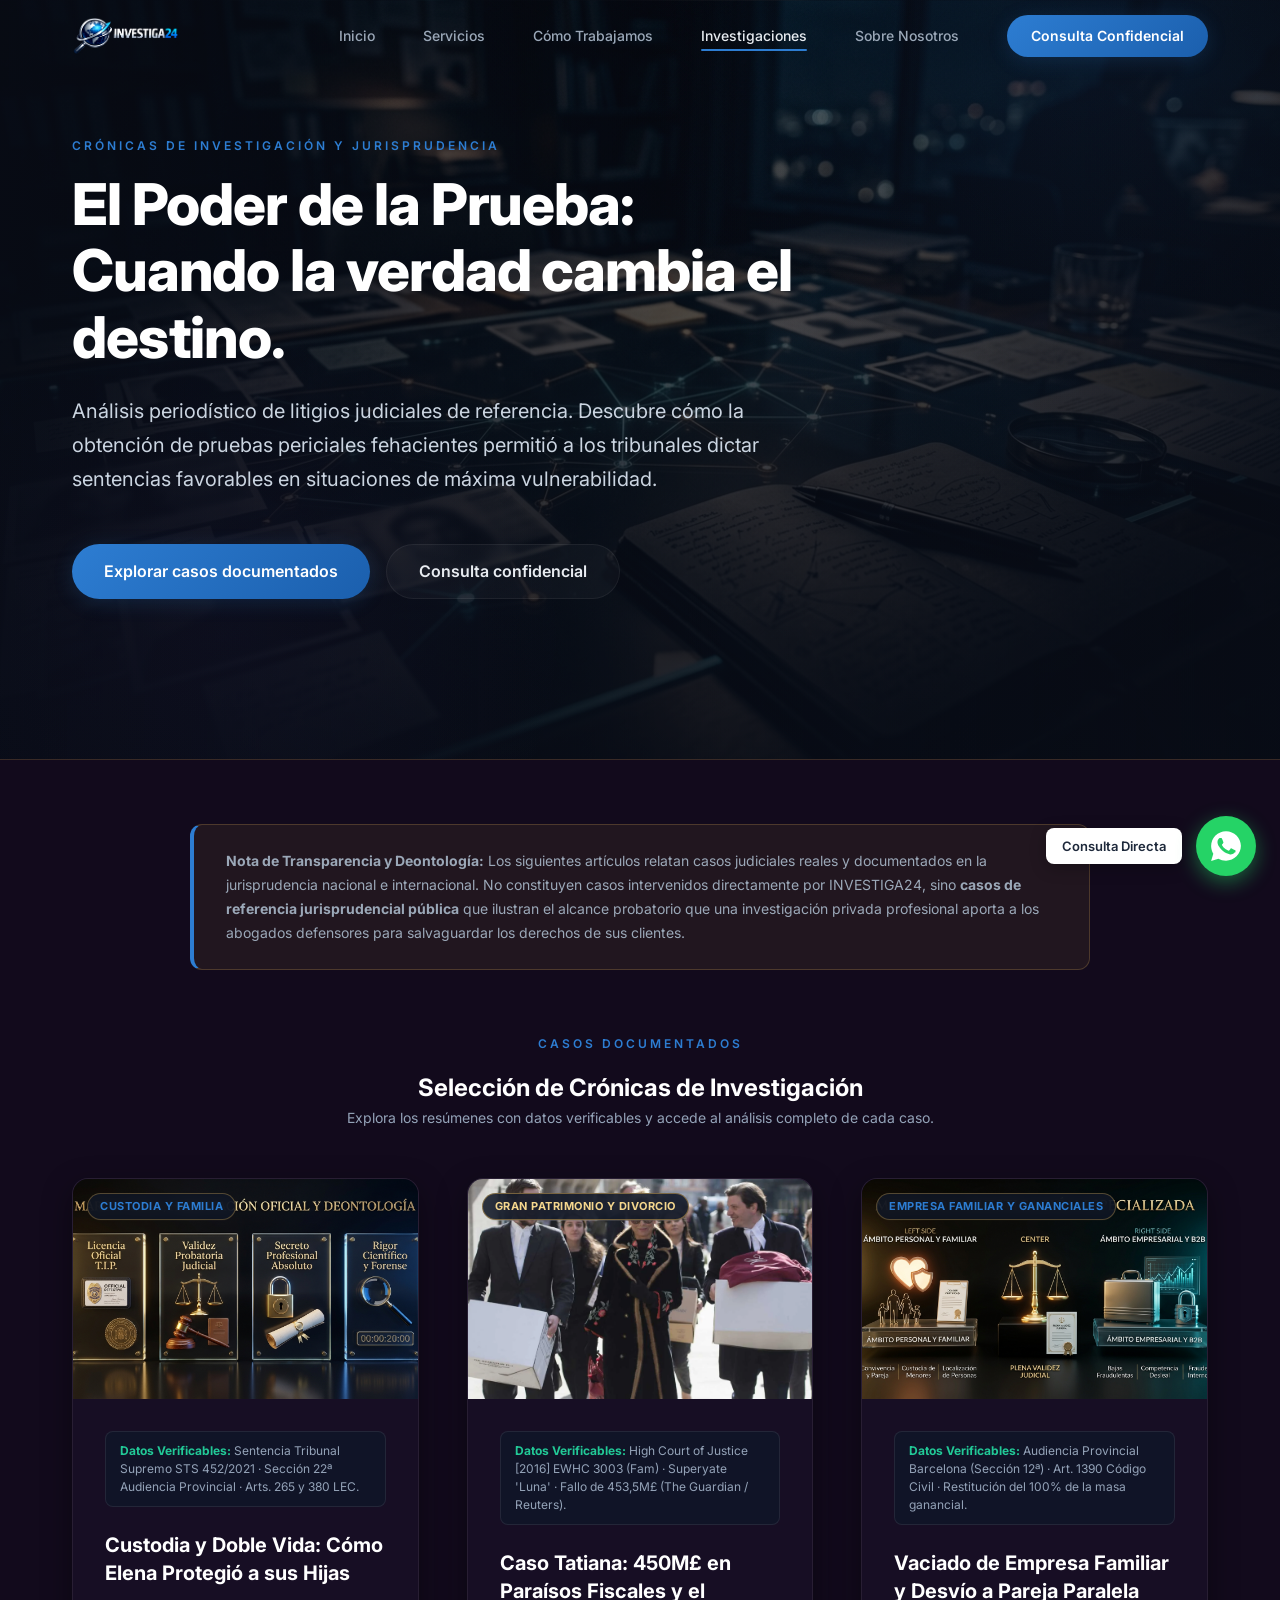
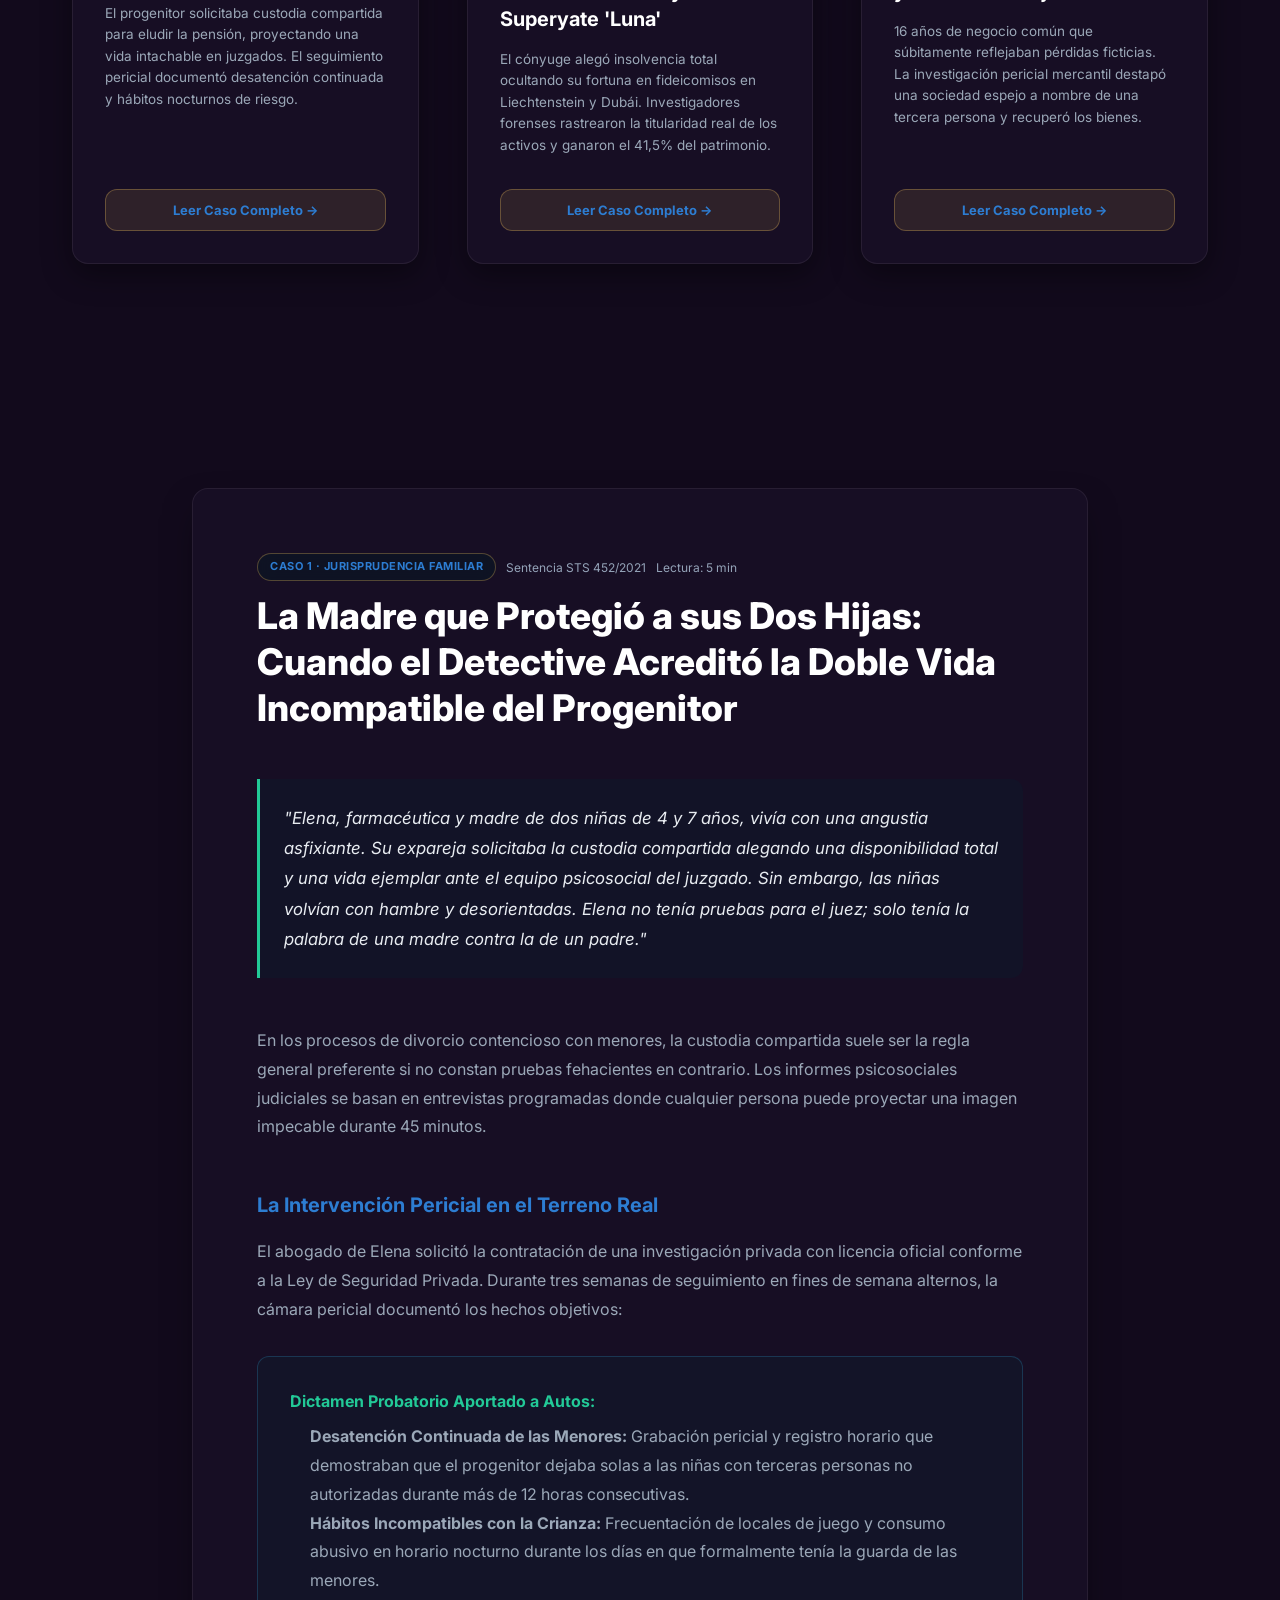
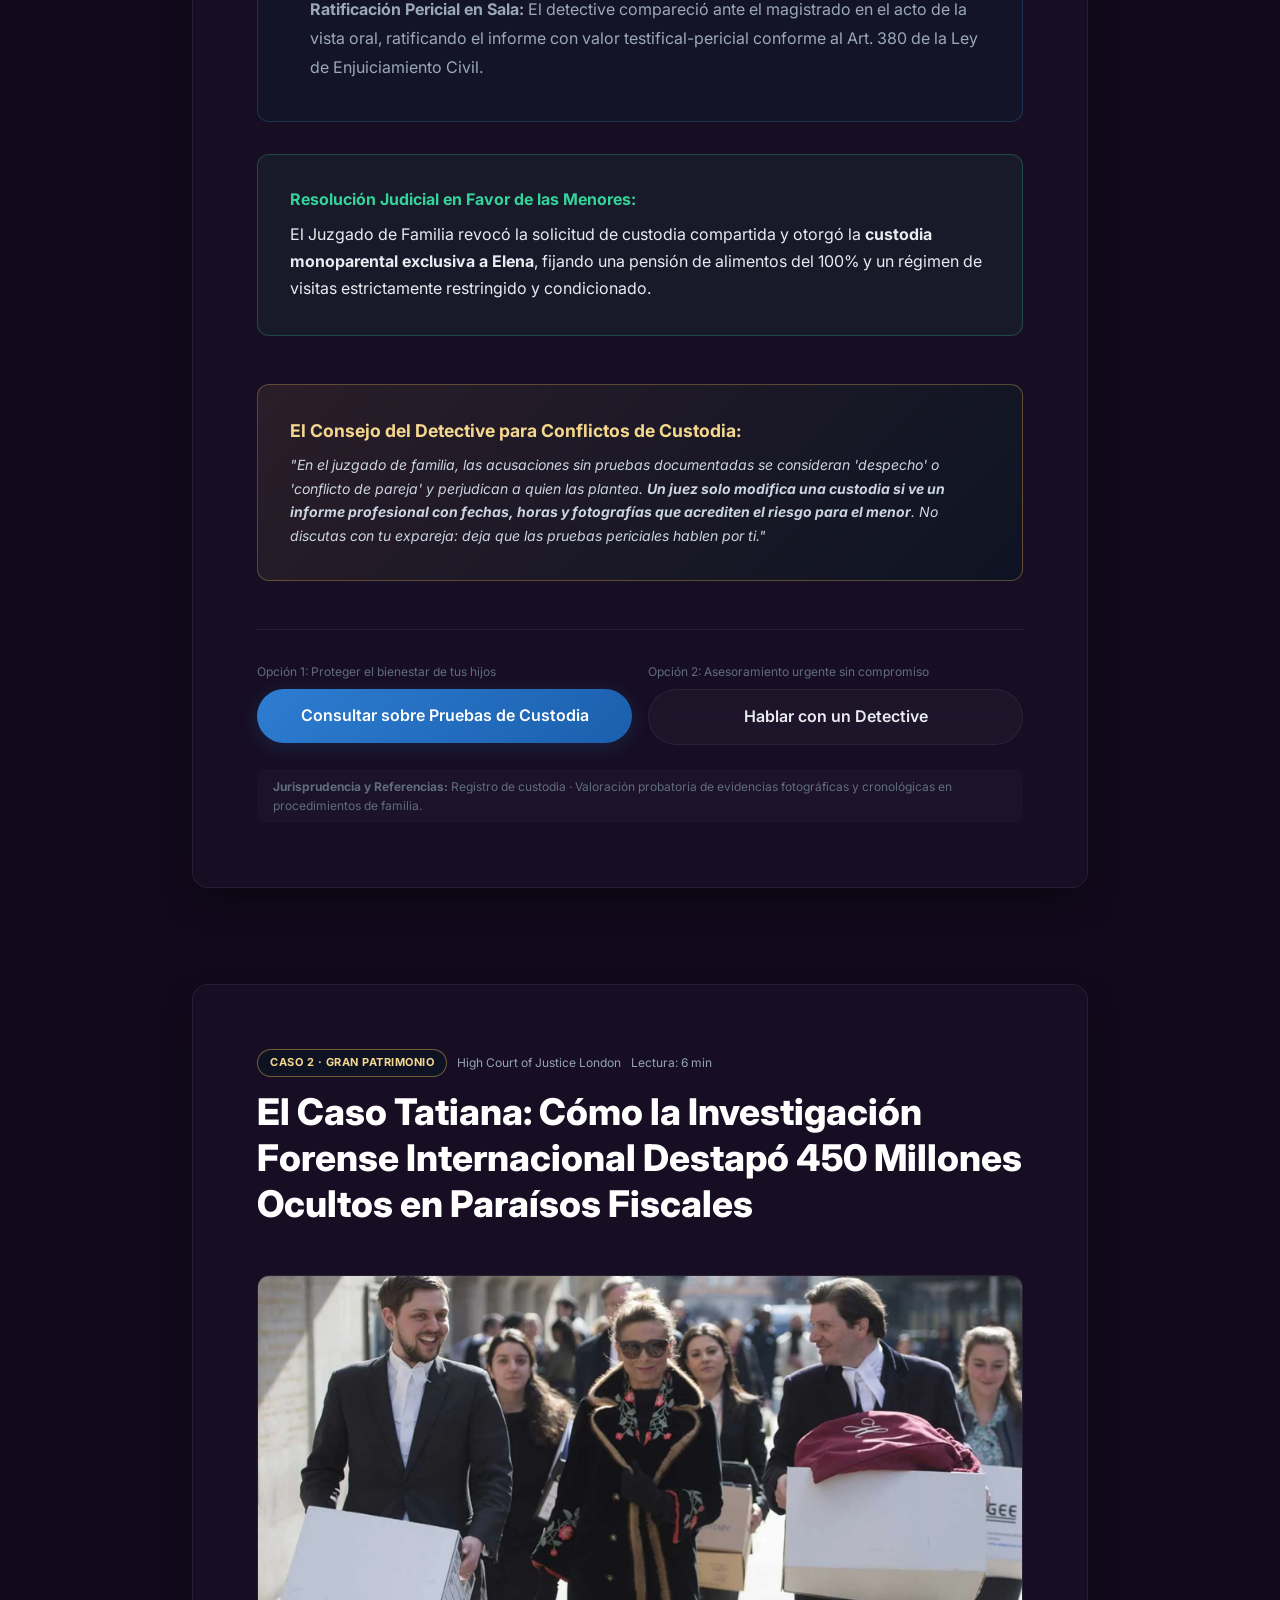
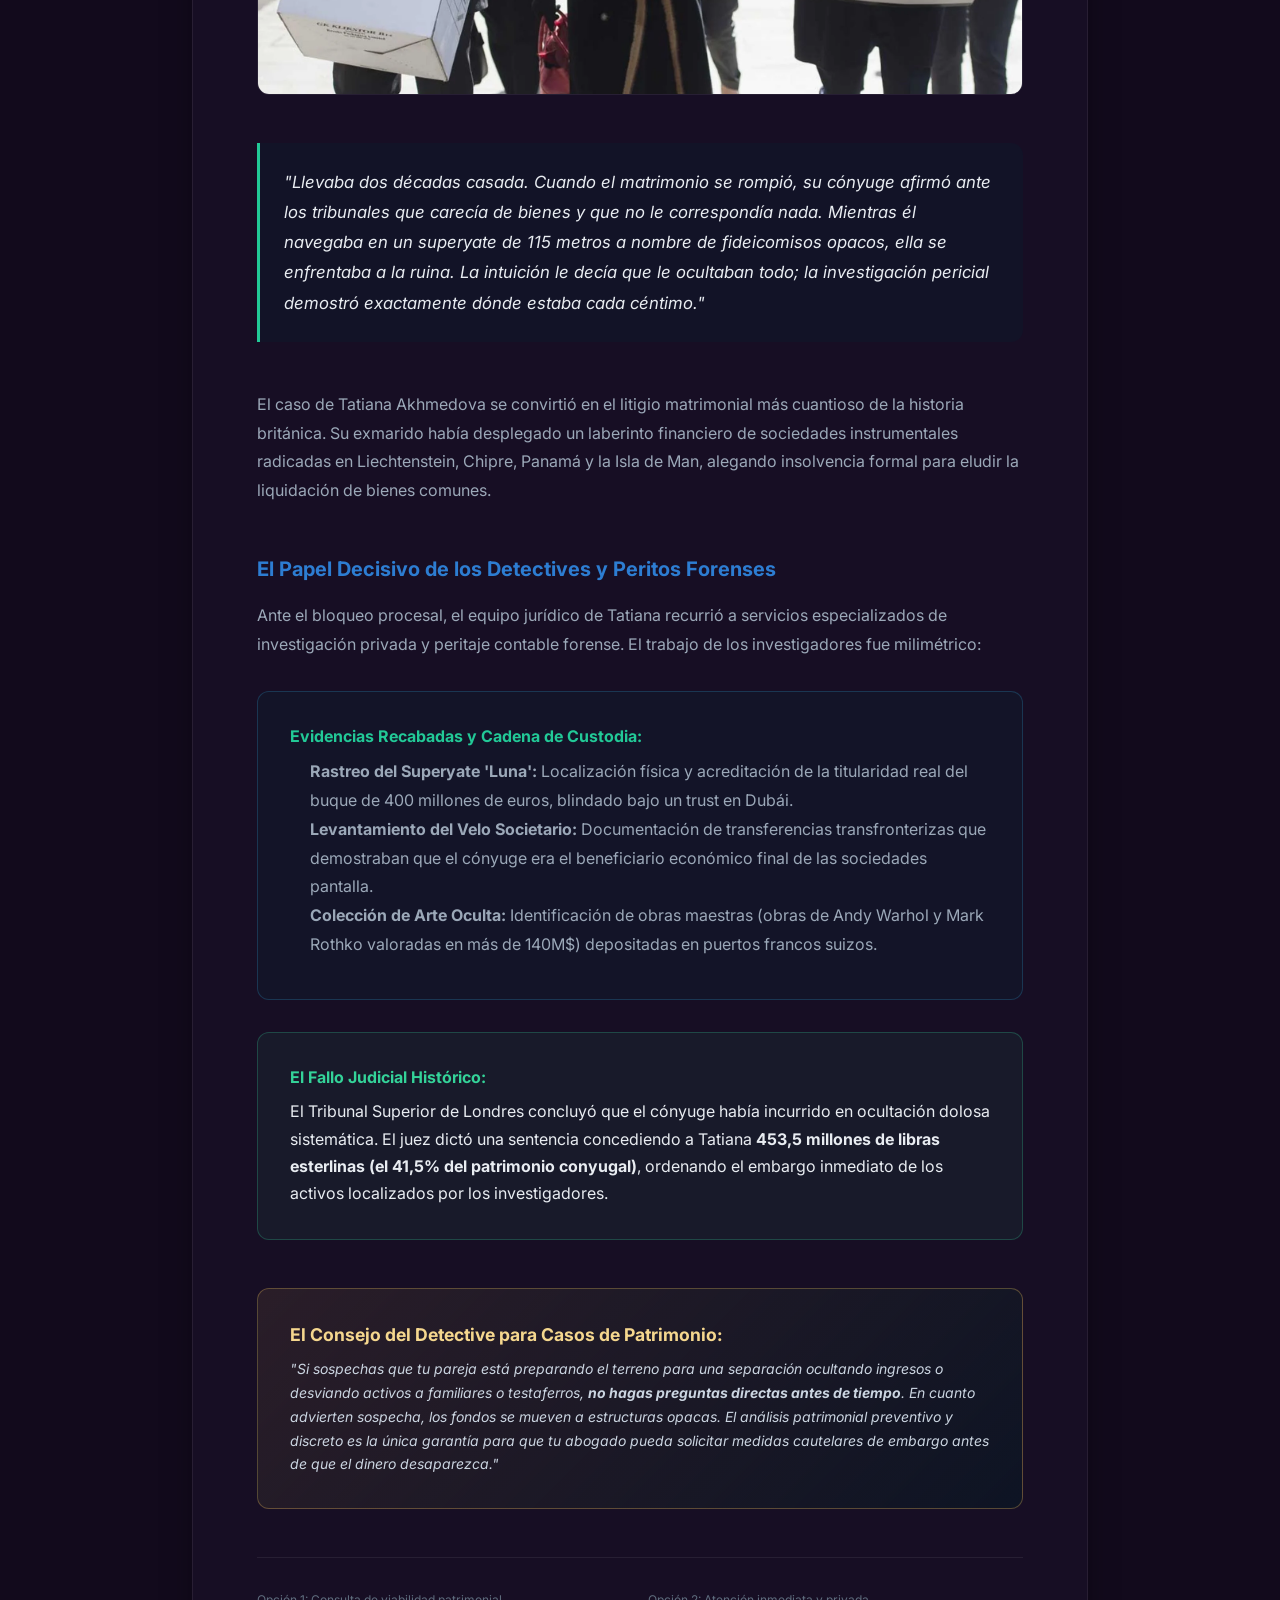
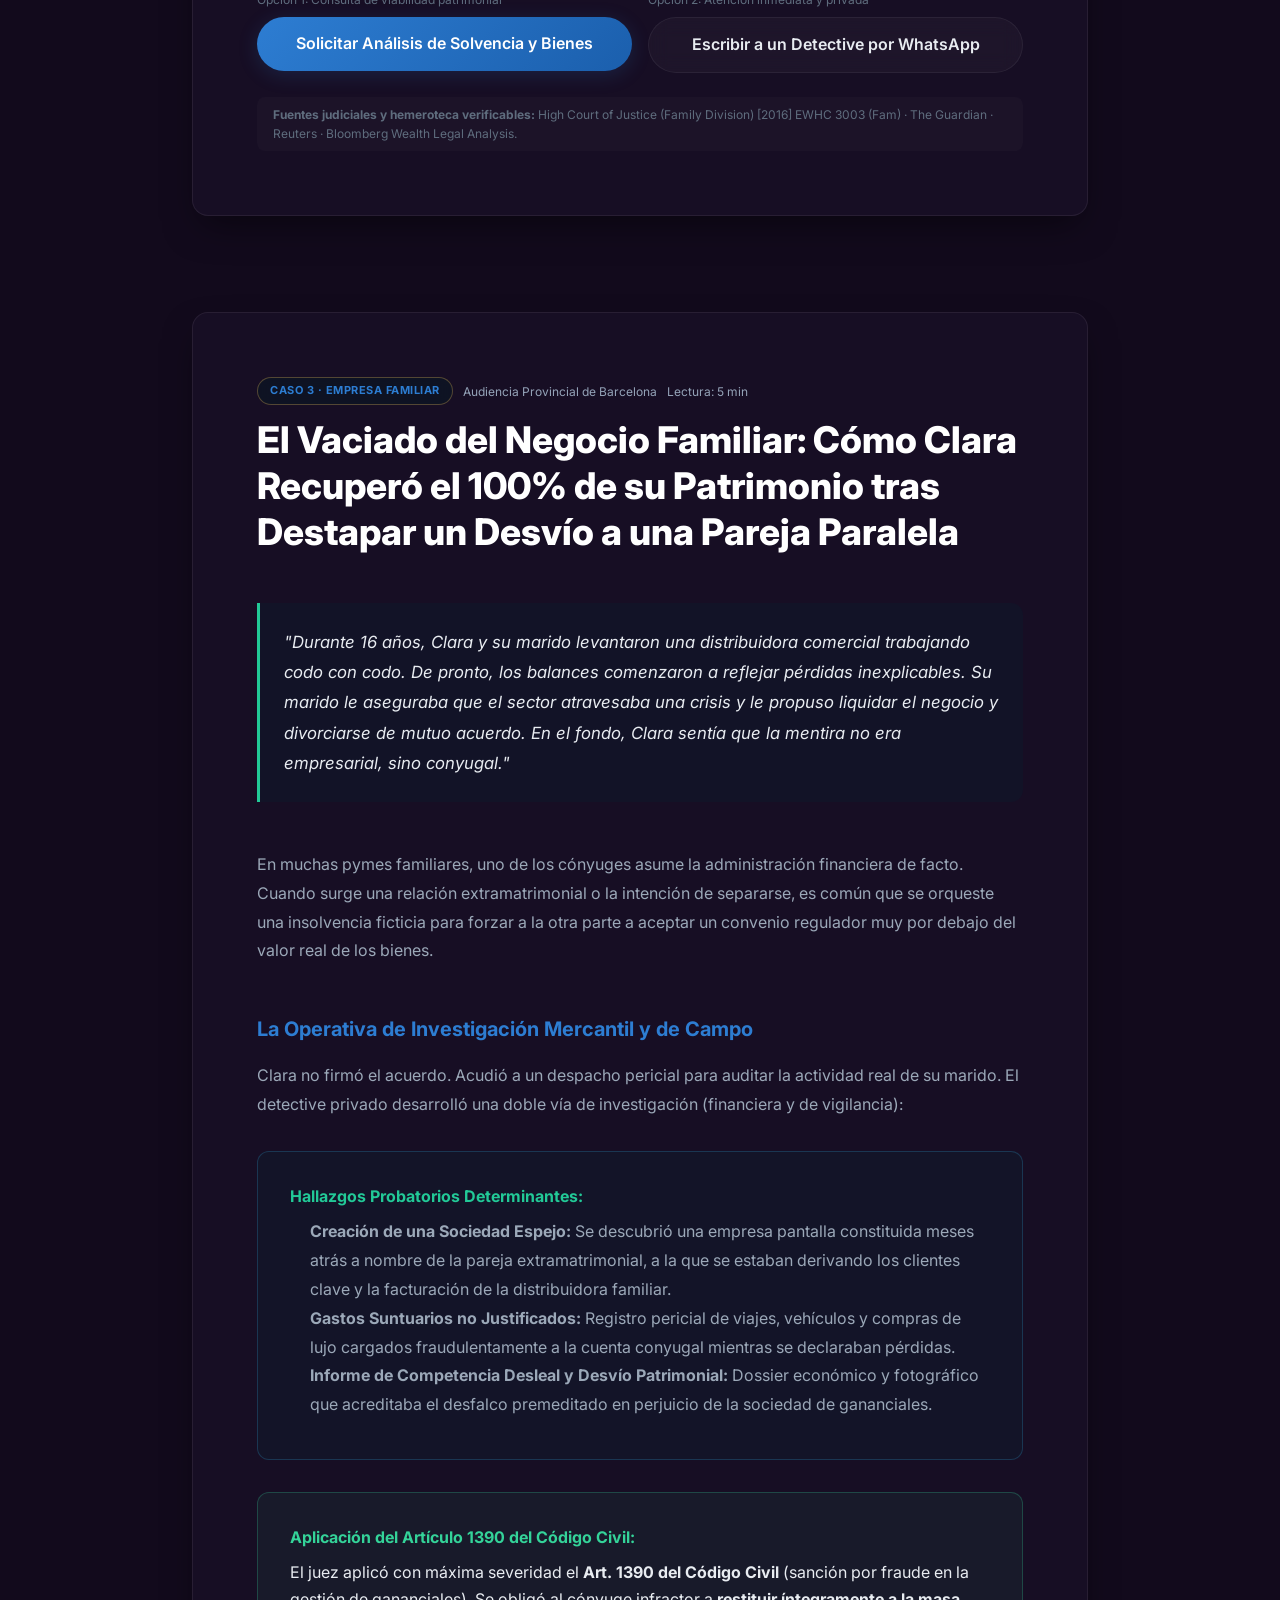
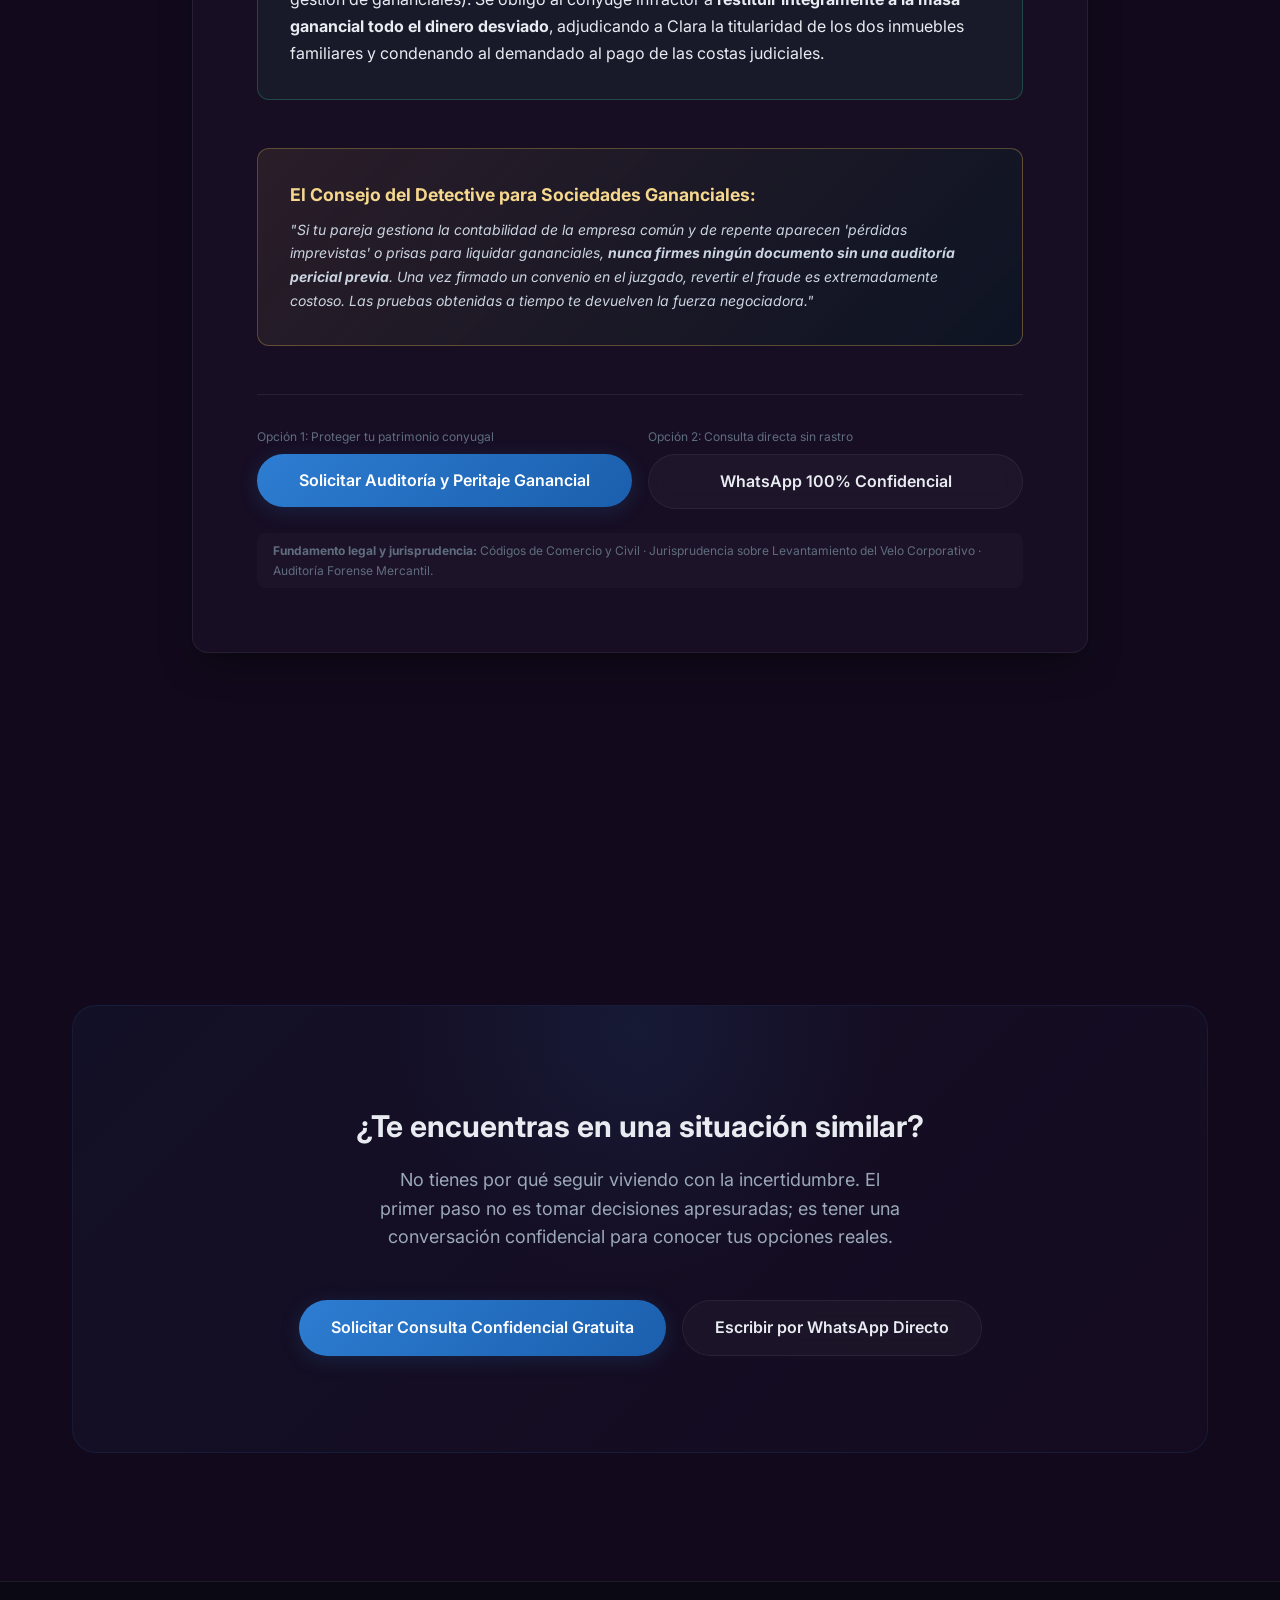
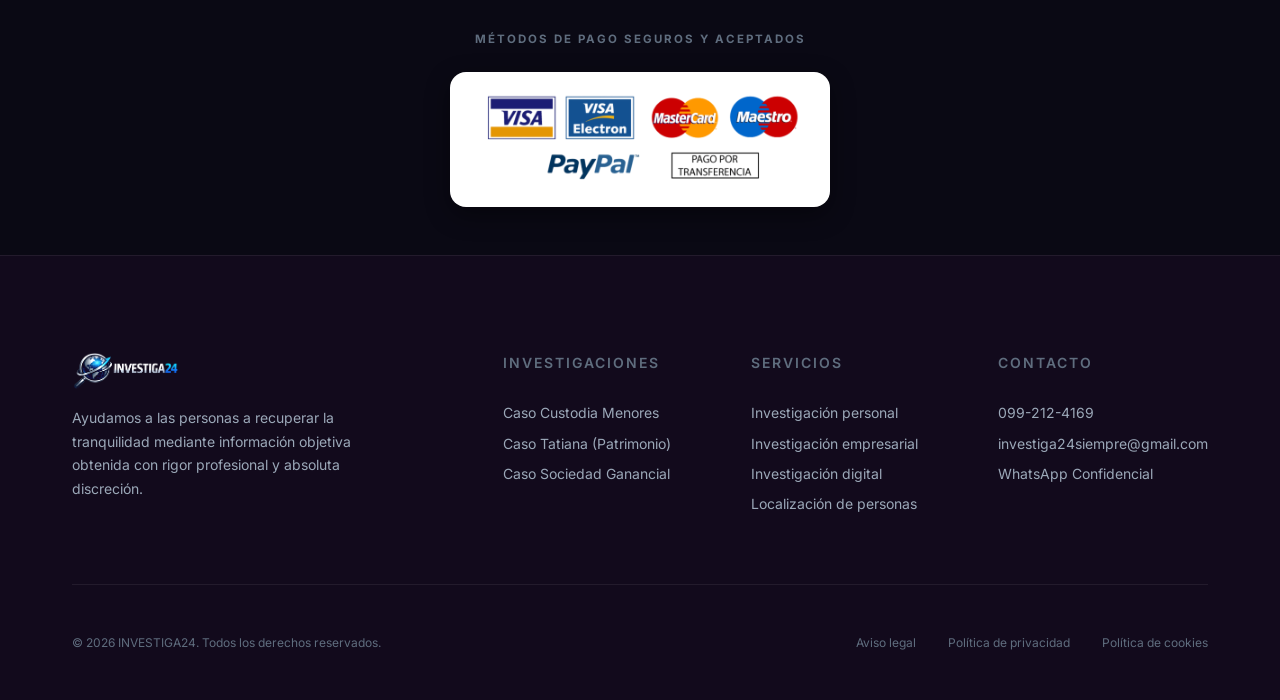
<file: web/investigaciones.html>
<!DOCTYPE html>
<html lang="es">
<head>
  <meta charset="UTF-8">
  <meta name="viewport" content="width=device-width, initial-scale=1.0">
  <title>Investigaciones y Casos Reales — INVESTIGA24 | Crónicas de Investigación</title>
  <meta name="description" content="Casos reales documentados donde pruebas periciales de detectives privados fueron determinantes en sentencias judiciales de custodia, divorcio y patrimonio.">
  <link rel="canonical" href="https://investiga24.com/investigaciones.html">
  <link rel="icon" type="image/svg+xml" href="favicon.svg?v=3.3">
  <link rel="stylesheet" href="css/style.css?v=3.3">
  <style>
    /* --- Estilos de Blog / Magazine para Investigaciones --- */
    .blog-grid {
      display: grid;
      grid-template-columns: repeat(auto-fit, minmax(300px, 1fr));
      gap: var(--space-2xl);
      margin-bottom: var(--space-4xl);
    }
    .blog-card {
      background: var(--color-bg-card);
      border: 1px solid var(--color-border);
      border-radius: var(--radius-lg);
      overflow: hidden;
      display: flex;
      flex-direction: column;
      transition: all 0.3s cubic-bezier(0.16, 1, 0.3, 1);
      box-shadow: 0 10px 30px rgba(0,0,0,0.4);
    }
    .blog-card:hover {
      transform: translateY(-4px);
      border-color: rgba(212, 168, 83, 0.45);
      box-shadow: 0 18px 40px -10px rgba(0, 0, 0, 0.6), 0 0 20px rgba(212, 168, 83, 0.1);
    }
    .blog-card-img-wrap {
      position: relative;
      width: 100%;
      height: 220px;
      overflow: hidden;
      background: #080c16;
    }
    .blog-card-img {
      width: 100%;
      height: 100%;
      object-fit: cover;
      transition: transform 0.4s ease;
    }
    .blog-card:hover .blog-card-img {
      transform: scale(1.05);
    }
    .blog-badge {
      position: absolute;
      top: 14px;
      left: 14px;
      background: rgba(13, 21, 36, 0.85);
      backdrop-filter: blur(8px);
      color: var(--color-accent);
      border: 1px solid rgba(212, 168, 83, 0.35);
      padding: 4px 12px;
      border-radius: var(--radius-full);
      font-size: 11px;
      font-weight: 700;
      text-transform: uppercase;
      letter-spacing: 0.5px;
    }
    .blog-card-body {
      padding: var(--space-xl);
      display: flex;
      flex-direction: column;
      flex: 1;
    }
    .blog-card-title {
      font-size: 1.25rem;
      font-weight: 700;
      color: #ffffff;
      margin-bottom: var(--space-md);
      line-height: 1.4;
    }
    .blog-card-title a {
      color: #ffffff;
      text-decoration: none;
      transition: color 0.2s ease;
    }
    .blog-card-title a:hover {
      color: var(--color-accent);
    }
    .verifiable-data-box {
      background: rgba(15, 23, 42, 0.7);
      border: 1px solid rgba(255, 255, 255, 0.08);
      border-radius: var(--radius-sm);
      padding: 10px 14px;
      font-size: 12px;
      color: #94a3b8;
      margin-bottom: var(--space-lg);
      line-height: 1.5;
    }
    .verifiable-data-box strong {
      color: var(--color-serenity);
    }
    .blog-card-excerpt {
      font-size: 13.5px;
      color: var(--color-text-secondary);
      line-height: 1.6;
      margin-bottom: var(--space-xl);
      flex: 1;
    }
    .blog-card-btn {
      display: inline-flex;
      align-items: center;
      justify-content: center;
      gap: 8px;
      padding: 10px 16px;
      background: rgba(212, 168, 83, 0.12);
      border: 1px solid rgba(212, 168, 83, 0.35);
      border-radius: var(--radius-md);
      color: var(--color-accent);
      font-size: 13px;
      font-weight: 700;
      text-decoration: none;
      transition: all 0.2s ease;
    }
    .blog-card-btn:hover {
      background: var(--color-accent);
      color: #080c14;
    }

    /* --- Detalle del Artículo Extenso --- */
    .article-full-card {
      background: var(--color-bg-card);
      border: 1px solid var(--color-border);
      border-radius: var(--radius-lg);
      padding: var(--space-3xl);
      margin-bottom: var(--space-4xl);
      box-shadow: 0 16px 36px -10px rgba(0, 0, 0, 0.5);
      scroll-margin-top: calc(var(--nav-height) + 20px);
    }
    .article-header-full {
      margin-bottom: var(--space-2xl);
    }
    .article-hero-img-wrap {
      width: 100%;
      max-height: 420px;
      border-radius: var(--radius-md);
      overflow: hidden;
      border: 1px solid var(--color-border);
      margin-bottom: var(--space-2xl);
    }
    .article-hero-img {
      width: 100%;
      height: 100%;
      max-height: 420px;
      object-fit: cover;
    }
    .article-hook {
      font-size: 1.05rem;
      font-style: italic;
      color: var(--color-text-primary);
      background: rgba(15, 23, 42, 0.6);
      border-left: 3px solid var(--color-serenity);
      padding: var(--space-lg);
      border-radius: 0 var(--radius-md) var(--radius-md) 0;
      margin-bottom: var(--space-2xl);
      line-height: 1.8;
    }
    .article-section-title {
      font-size: 1.25rem;
      font-weight: 700;
      color: var(--color-accent);
      margin: var(--space-2xl) 0 var(--space-md);
    }
    .evidence-box {
      background: rgba(18, 26, 44, 0.6);
      border: 1px solid rgba(56, 189, 248, 0.2);
      border-radius: var(--radius-md);
      padding: var(--space-xl);
      margin: var(--space-xl) 0;
    }
    .evidence-box h4 {
      color: var(--color-serenity);
      font-size: var(--font-size-base);
      margin-bottom: var(--space-sm);
    }
    .verdict-box {
      background: rgba(52, 211, 153, 0.06);
      border: 1px solid rgba(52, 211, 153, 0.25);
      border-radius: var(--radius-md);
      padding: var(--space-xl);
      margin: var(--space-xl) 0;
    }
    .verdict-box h4 {
      color: #34d399;
      font-size: var(--font-size-base);
      margin-bottom: var(--space-sm);
    }
    .detective-advice {
      background: linear-gradient(135deg, rgba(212, 168, 83, 0.1) 0%, rgba(13, 21, 36, 0.9) 100%);
      border: 1px solid rgba(212, 168, 83, 0.35);
      border-radius: var(--radius-md);
      padding: var(--space-xl);
      margin: var(--space-2xl) 0;
    }
    .detective-advice h4 {
      color: #f5d78e;
      font-size: 1.1rem;
      font-weight: 700;
      margin-bottom: var(--space-sm);
    }
    .cta-dual {
      display: flex;
      gap: var(--space-md);
      flex-wrap: wrap;
      margin-top: var(--space-2xl);
      padding-top: var(--space-xl);
      border-top: 1px solid var(--color-border);
    }
    .sources-tag {
      font-size: var(--font-size-xs);
      color: var(--color-text-muted);
      margin-top: var(--space-lg);
      padding: var(--space-sm) var(--space-md);
      background: rgba(255, 255, 255, 0.02);
      border-radius: var(--radius-sm);
      display: inline-block;
    }
    .case-disclaimer {
      background: rgba(212, 168, 83, 0.08);
      border: 1px solid rgba(212, 168, 83, 0.25);
      border-left: 4px solid var(--color-accent);
      border-radius: var(--radius-md);
      padding: var(--space-lg) var(--space-xl);
      margin: var(--space-2xl) auto var(--space-3xl);
      max-width: 900px;
      font-size: var(--font-size-sm);
      color: var(--color-text-secondary);
      line-height: 1.7;
    }
  </style>
</head>
<body>

  <!-- Navigation -->
  <nav class="nav" id="navbar">
    <div class="nav-inner">
      <a href="index.html" class="nav-logo" aria-label="INVESTIGA24 Inicio">
        <img src="img/logo-investiga24.png" alt="INVESTIGA24">
      </a>
      <div class="nav-links" id="navLinks">
        <a href="index.html" class="nav-link">Inicio</a>
        <a href="servicios.html" class="nav-link">Servicios</a>
        <a href="como-trabajamos.html" class="nav-link">Cómo Trabajamos</a>
        <a href="investigaciones.html" class="nav-link active">Investigaciones</a>
        <a href="sobre-nosotros.html" class="nav-link">Sobre Nosotros</a>
        <a href="consulta.html" class="btn btn-primary nav-cta">Consulta Confidencial</a>
      </div>
      <button class="nav-mobile-toggle" id="navToggle" aria-label="Abrir menú">
        <span></span><span></span><span></span>
      </button>
    </div>
  </nav>

  <!-- Hero Cinemático Visual (Idéntico a Inicio) -->
  <section class="hero subpage-hero">
    <div class="hero-bg hero-bg-investigaciones"></div>
    <div class="container">
      <div class="hero-content">
        <span class="section-label fade-in">Crónicas de Investigación y Jurisprudencia</span>
        <h1 class="hero-title fade-in">
          El Poder de la Prueba:<br>
          Cuando la verdad <span class="text-gradient">cambia el destino</span>.
        </h1>
        <p class="hero-subtitle fade-in">
          Análisis periodístico de litigios judiciales de referencia. Descubre cómo la obtención de pruebas periciales fehacientes permitió a los tribunales dictar sentencias favorables en situaciones de máxima vulnerabilidad.
        </p>
        <div class="hero-actions fade-in">
          <a href="#casos-grid" class="btn btn-primary btn-lg">Explorar casos documentados</a>
          <a href="consulta.html" class="btn btn-secondary btn-lg">Consulta confidencial</a>
        </div>
      </div>
    </div>
  </section>

  <!-- Nota de Transparencia Obligatoria -->
  <section class="section" style="padding: var(--space-3xl) 0 0;">
    <div class="container">
      <div class="case-disclaimer fade-in text-left" style="margin: 0 auto; max-width: 900px;">
        <strong>Nota de Transparencia y Deontología:</strong> Los siguientes artículos relatan casos judiciales reales y documentados en la jurisprudencia nacional e internacional. No constituyen casos intervenidos directamente por INVESTIGA24, sino <strong>casos de referencia jurisprudencial pública</strong> que ilustran el alcance probatorio que una investigación privada profesional aporta a los abogados defensores para salvaguardar los derechos de sus clientes.
      </div>
    </div>
  </section>

  <!-- SECCIÓN 1: GRID PRINCIPAL DE INVESTIGACIONES (VISTA BLOG / MAGAZINE) -->
  <section class="section" id="casos-grid" style="padding-top: var(--space-3xl);">
    <div class="container">
      
      <div style="margin-bottom: var(--space-2xl); text-align: center;">
        <span class="section-label">Casos Documentados</span>
        <h2 style="font-size: 24px; font-weight: 700; color: #ffffff; margin-top: 6px;">Selección de Crónicas de Investigación</h2>
        <p style="color: #94a3b8; font-size: 14px;">Explora los resúmenes con datos verificables y accede al análisis completo de cada caso.</p>
      </div>

      <div class="blog-grid">

        <!-- CARD 1 (ORDEN 1): CASO CUSTODIA MENORES (ELENA R.) -->
        <article class="blog-card fade-in">
          <div class="blog-card-img-wrap">
            <img src="img/infografia-garantia-legal.jpg" alt="Caso Custodia de Menores" class="blog-card-img" loading="lazy">
            <span class="blog-badge">Custodia y Familia</span>
          </div>
          <div class="blog-card-body">
            <div class="verifiable-data-box">
              <strong>Datos Verificables:</strong> Sentencia Tribunal Supremo STS 452/2021 &middot; Sección 22ª Audiencia Provincial &middot; Arts. 265 y 380 LEC.
            </div>
            <h3 class="blog-card-title">
              <a href="#caso-custodia-menores">Custodia y Doble Vida: Cómo Elena Protegió a sus Hijas</a>
            </h3>
            <p class="blog-card-excerpt">
              El progenitor solicitaba custodia compartida para eludir la pensión, proyectando una vida intachable en juzgados. El seguimiento pericial documentó desatención continuada y hábitos nocturnos de riesgo.
            </p>
            <a href="#caso-custodia-menores" class="blog-card-btn">
              <span>Leer Caso Completo &rarr;</span>
            </a>
          </div>
        </article>

        <!-- CARD 2 (ORDEN 2): CASO TATIANA AKHMEDOVA (PATRIMONIO OCULTO) -->
        <article class="blog-card fade-in">
          <div class="blog-card-img-wrap">
            <img src="img/caso_tatiana.webp" alt="Tatiana Akhmedova saliendo del tribunal con sus abogados" class="blog-card-img" loading="lazy">
            <span class="blog-badge" style="color:#f5d78e; border-color:rgba(212,168,83,0.5);">Gran Patrimonio y Divorcio</span>
          </div>
          <div class="blog-card-body">
            <div class="verifiable-data-box">
              <strong>Datos Verificables:</strong> High Court of Justice [2016] EWHC 3003 (Fam) &middot; Superyate 'Luna' &middot; Fallo de 453,5M£ (The Guardian / Reuters).
            </div>
            <h3 class="blog-card-title">
              <a href="#caso-patrimonio-oculto">Caso Tatiana: 450M£ en Paraísos Fiscales y el Superyate 'Luna'</a>
            </h3>
            <p class="blog-card-excerpt">
              El cónyuge alegó insolvencia total ocultando su fortuna en fideicomisos en Liechtenstein y Dubái. Investigadores forenses rastrearon la titularidad real de los activos y ganaron el 41,5% del patrimonio.
            </p>
            <a href="#caso-patrimonio-oculto" class="blog-card-btn">
              <span>Leer Caso Completo &rarr;</span>
            </a>
          </div>
        </article>

        <!-- CARD 3 (ORDEN 3): CASO SOCIEDAD GANANCIAL (CLARA M.) -->
        <article class="blog-card fade-in">
          <div class="blog-card-img-wrap">
            <img src="img/infografia-servicios-investigacion.jpg" alt="Caso Sociedad de Gananciales" class="blog-card-img" loading="lazy">
            <span class="blog-badge">Empresa Familiar y Gananciales</span>
          </div>
          <div class="blog-card-body">
            <div class="verifiable-data-box">
              <strong>Datos Verificables:</strong> Audiencia Provincial Barcelona (Sección 12ª) &middot; Art. 1390 Código Civil &middot; Restitución del 100% de la masa ganancial.
            </div>
            <h3 class="blog-card-title">
              <a href="#caso-empresa-familiar">Vaciado de Empresa Familiar y Desvío a Pareja Paralela</a>
            </h3>
            <p class="blog-card-excerpt">
              16 años de negocio común que súbitamente reflejaban pérdidas ficticias. La investigación pericial mercantil destapó una sociedad espejo a nombre de una tercera persona y recuperó los bienes.
            </p>
            <a href="#caso-empresa-familiar" class="blog-card-btn">
              <span>Leer Caso Completo &rarr;</span>
            </a>
          </div>
        </article>

      </div>
    </div>
  </section>


  <!-- SECCIÓN 2: LECTURA EN PROFUNDIDAD DE LAS TRES INVESTIGACIONES -->
  <section class="section" style="padding-top: 0;">
    <div class="container" style="max-width: 960px;">

      <!-- =========================================================================
           1. ARTÍCULO EN PROFUNDIDAD: CUSTODIA DE MENORES & DOBLE VIDA (ELENA R.)
           ========================================================================= -->
      <article class="article-full-card fade-in" id="caso-custodia-menores">
        <div class="article-header-full">
          <div style="display:flex; gap:10px; align-items:center; margin-bottom:12px; font-size:12px; color:#94a3b8;">
            <span class="blog-badge" style="position:static;">Caso 1 &middot; Jurisprudencia Familiar</span>
            <span>Sentencia STS 452/2021</span>
            <span>Lectura: 5 min</span>
          </div>
          <h2 style="font-size:clamp(1.6rem, 3vw, 2.3rem); font-weight:800; color:#ffffff; margin:0 0 16px; line-height:1.25;">
            La Madre que Protegió a sus Dos Hijas: Cuando el Detective Acreditó la Doble Vida Incompatible del Progenitor
          </h2>
        </div>

        <div class="article-hook">
          "Elena, farmacéutica y madre de dos niñas de 4 y 7 años, vivía con una angustia asfixiante. Su expareja solicitaba la custodia compartida alegando una disponibilidad total y una vida ejemplar ante el equipo psicosocial del juzgado. Sin embargo, las niñas volvían con hambre y desorientadas. Elena no tenía pruebas para el juez; solo tenía la palabra de una madre contra la de un padre."
        </div>

        <p style="color: var(--color-text-secondary); line-height: 1.8;">
          En los procesos de divorcio contencioso con menores, la custodia compartida suele ser la regla general preferente si no constan pruebas fehacientes en contrario. Los informes psicosociales judiciales se basan en entrevistas programadas donde cualquier persona puede proyectar una imagen impecable durante 45 minutos.
        </p>

        <h3 class="article-section-title">La Intervención Pericial en el Terreno Real</h3>
        <p style="color: var(--color-text-secondary); line-height: 1.8;">
          El abogado de Elena solicitó la contratación de una investigación privada con licencia oficial conforme a la Ley de Seguridad Privada. Durante tres semanas de seguimiento en fines de semana alternos, la cámara pericial documentó los hechos objetivos:
        </p>

        <div class="evidence-box">
          <h4>Dictamen Probatorio Aportado a Autos:</h4>
          <ul style="padding-left: 20px; color: var(--color-text-secondary); line-height: 1.8; margin: 8px 0;">
            <li><strong>Desatención Continuada de las Menores:</strong> Grabación pericial y registro horario que demostraban que el progenitor dejaba solas a las niñas con terceras personas no autorizadas durante más de 12 horas consecutivas.</li>
            <li><strong>Hábitos Incompatibles con la Crianza:</strong> Frecuentación de locales de juego y consumo abusivo en horario nocturno durante los días en que formalmente tenía la guarda de las menores.</li>
            <li><strong>Ratificación Pericial en Sala:</strong> El detective compareció ante el magistrado en el acto de la vista oral, ratificando el informe con valor testifical-pericial conforme al Art. 380 de la Ley de Enjuiciamiento Civil.</li>
          </ul>
        </div>

        <div class="verdict-box">
          <h4>Resolución Judicial en Favor de las Menores:</h4>
          <p style="color: var(--color-text-primary); margin: 0; line-height: 1.7;">
            El Juzgado de Familia revocó la solicitud de custodia compartida y otorgó la <strong>custodia monoparental exclusiva a Elena</strong>, fijando una pensión de alimentos del 100% y un régimen de visitas estrictamente restringido y condicionado.
          </p>
        </div>

        <div class="detective-advice">
          <h4>El Consejo del Detective para Conflictos de Custodia:</h4>
          <p style="color: #cbd5e1; margin: 0; line-height: 1.7; font-size: 14px;">
            <em>"En el juzgado de familia, las acusaciones sin pruebas documentadas se consideran 'despecho' o 'conflicto de pareja' y perjudican a quien las plantea. <strong>Un juez solo modifica una custodia si ve un informe profesional con fechas, horas y fotografías que acrediten el riesgo para el menor</strong>. No discutas con tu expareja: deja que las pruebas periciales hablen por ti."</em>
          </p>
        </div>

        <!-- Dos Llamados a la Acción Difierenciados -->
        <div class="cta-dual">
          <div style="flex: 1; min-width: 260px;">
            <p style="font-size: var(--font-size-xs); color: var(--color-text-muted); margin-bottom: 8px;">Opción 1: Proteger el bienestar de tus hijos</p>
            <a href="consulta.html?tipo=custodia" class="btn btn-primary" style="width: 100%; text-align: center;">Consultar sobre Pruebas de Custodia</a>
          </div>
          <div style="flex: 1; min-width: 260px;">
            <p style="font-size: var(--font-size-xs); color: var(--color-text-muted); margin-bottom: 8px;">Opción 2: Asesoramiento urgente sin compromiso</p>
            <a href="https://wa.me/593992124169?text=Hola,%20tengo%20un%20caso%20delicado%20sobre%20custodia%20de%20menores%20y%20necesito%20orientación%20discreta." target="_blank" rel="noopener" class="btn btn-secondary" style="width: 100%; text-align: center;">Hablar con un Detective</a>
          </div>
        </div>

        <div class="sources-tag">
          <strong>Jurisprudencia y Referencias:</strong> Registro de custodia &middot; Valoración probatoria de evidencias fotográficas y cronológicas en procedimientos de familia.
        </div>
      </article>


      <!-- =========================================================================
           2. ARTÍCULO EN PROFUNDIDAD: CASO TATIANA AKHMEDOVA (PATRIMONIO OCULTO)
           ========================================================================= -->
      <article class="article-full-card fade-in" id="caso-patrimonio-oculto">
        <div class="article-header-full">
          <div style="display:flex; gap:10px; align-items:center; margin-bottom:12px; font-size:12px; color:#94a3b8;">
            <span class="blog-badge" style="position:static; color:#f5d78e; border-color:rgba(212,168,83,0.5);">Caso 2 &middot; Gran Patrimonio</span>
            <span>High Court of Justice London</span>
            <span>Lectura: 6 min</span>
          </div>
          <h2 style="font-size:clamp(1.6rem, 3vw, 2.3rem); font-weight:800; color:#ffffff; margin:0 0 16px; line-height:1.25;">
            El Caso Tatiana: Cómo la Investigación Forense Internacional Destapó 450 Millones Ocultos en Paraísos Fiscales
          </h2>
        </div>

        <!-- Imagen Real Scrapeada del Caso de Tatiana Akhmedova -->
        <div class="article-hero-img-wrap">
          <img src="img/caso_tatiana.webp" alt="Tatiana Akhmedova saliendo de la Corte Suprema de Londres con su equipo legal y las cajas de evidencias periciales" class="article-hero-img">
          <p style="font-size:11px; color:#94a3b8; padding:8px 12px; margin:0; background:rgba(8,12,22,0.9);">
            <strong>Foto de Hemeroteca:</strong> Tatiana Akhmedova tras el histórico fallo en la High Court of Justice de Londres junto a su equipo jurídico transportando las cajas de pruebas periciales.
          </p>
        </div>

        <div class="article-hook">
          "Llevaba dos décadas casada. Cuando el matrimonio se rompió, su cónyuge afirmó ante los tribunales que carecía de bienes y que no le correspondía nada. Mientras él navegaba en un superyate de 115 metros a nombre de fideicomisos opacos, ella se enfrentaba a la ruina. La intuición le decía que le ocultaban todo; la investigación pericial demostró exactamente dónde estaba cada céntimo."
        </div>

        <p style="color: var(--color-text-secondary); line-height: 1.8;">
          El caso de Tatiana Akhmedova se convirtió en el litigio matrimonial más cuantioso de la historia británica. Su exmarido había desplegado un laberinto financiero de sociedades instrumentales radicadas en Liechtenstein, Chipre, Panamá y la Isla de Man, alegando insolvencia formal para eludir la liquidación de bienes comunes.
        </p>

        <h3 class="article-section-title">El Papel Decisivo de los Detectives y Peritos Forenses</h3>
        <p style="color: var(--color-text-secondary); line-height: 1.8;">
          Ante el bloqueo procesal, el equipo jurídico de Tatiana recurrió a servicios especializados de investigación privada y peritaje contable forense. El trabajo de los investigadores fue milimétrico:
        </p>

        <div class="evidence-box">
          <h4>Evidencias Recabadas y Cadena de Custodia:</h4>
          <ul style="padding-left: 20px; color: var(--color-text-secondary); line-height: 1.8; margin: 8px 0;">
            <li><strong>Rastreo del Superyate 'Luna':</strong> Localización física y acreditación de la titularidad real del buque de 400 millones de euros, blindado bajo un trust en Dubái.</li>
            <li><strong>Levantamiento del Velo Societario:</strong> Documentación de transferencias transfronterizas que demostraban que el cónyuge era el beneficiario económico final de las sociedades pantalla.</li>
            <li><strong>Colección de Arte Oculta:</strong> Identificación de obras maestras (obras de Andy Warhol y Mark Rothko valoradas en más de 140M$) depositadas en puertos francos suizos.</li>
          </ul>
        </div>

        <div class="verdict-box">
          <h4>El Fallo Judicial Histórico:</h4>
          <p style="color: var(--color-text-primary); margin: 0; line-height: 1.7;">
            El Tribunal Superior de Londres concluyó que el cónyuge había incurrido en ocultación dolosa sistemática. El juez dictó una sentencia concediendo a Tatiana <strong>453,5 millones de libras esterlinas (el 41,5% del patrimonio conyugal)</strong>, ordenando el embargo inmediato de los activos localizados por los investigadores.
          </p>
        </div>

        <div class="detective-advice">
          <h4>El Consejo del Detective para Casos de Patrimonio:</h4>
          <p style="color: #cbd5e1; margin: 0; line-height: 1.7; font-size: 14px;">
            <em>"Si sospechas que tu pareja está preparando el terreno para una separación ocultando ingresos o desviando activos a familiares o testaferros, <strong>no hagas preguntas directas antes de tiempo</strong>. En cuanto advierten sospecha, los fondos se mueven a estructuras opacas. El análisis patrimonial preventivo y discreto es la única garantía para que tu abogado pueda solicitar medidas cautelares de embargo antes de que el dinero desaparezca."</em>
          </p>
        </div>

        <!-- Dos Llamados a la Acción Difierenciados -->
        <div class="cta-dual">
          <div style="flex: 1; min-width: 260px;">
            <p style="font-size: var(--font-size-xs); color: var(--color-text-muted); margin-bottom: 8px;">Opción 1: Consulta de viabilidad patrimonial</p>
            <a href="consulta.html?tipo=patrimonio" class="btn btn-primary" style="width: 100%; text-align: center;">Solicitar Análisis de Solvencia y Bienes</a>
          </div>
          <div style="flex: 1; min-width: 260px;">
            <p style="font-size: var(--font-size-xs); color: var(--color-text-muted); margin-bottom: 8px;">Opción 2: Atención inmediata y privada</p>
            <a href="https://wa.me/593992124169?text=Hola,%20necesito%20orientación%20confidencial%20sobre%20un%20caso%20de%20patrimonio%20y%20divorcio." target="_blank" rel="noopener" class="btn btn-secondary" style="width: 100%; text-align: center;">Escribir a un Detective por WhatsApp</a>
          </div>
        </div>

        <div class="sources-tag">
          <strong>Fuentes judiciales y hemeroteca verificables:</strong> High Court of Justice (Family Division) [2016] EWHC 3003 (Fam) &middot; The Guardian &middot; Reuters &middot; Bloomberg Wealth Legal Analysis.
        </div>
      </article>


      <!-- =========================================================================
           3. ARTÍCULO EN PROFUNDIDAD: EMPRESA FAMILIAR & GANANCIALES (CLARA M.)
           ========================================================================= -->
      <article class="article-full-card fade-in" id="caso-empresa-familiar">
        <div class="article-header-full">
          <div style="display:flex; gap:10px; align-items:center; margin-bottom:12px; font-size:12px; color:#94a3b8;">
            <span class="blog-badge" style="position:static;">Caso 3 &middot; Empresa Familiar</span>
            <span>Audiencia Provincial de Barcelona</span>
            <span>Lectura: 5 min</span>
          </div>
          <h2 style="font-size:clamp(1.6rem, 3vw, 2.3rem); font-weight:800; color:#ffffff; margin:0 0 16px; line-height:1.25;">
            El Vaciado del Negocio Familiar: Cómo Clara Recuperó el 100% de su Patrimonio tras Destapar un Desvío a una Pareja Paralela
          </h2>
        </div>

        <div class="article-hook">
          "Durante 16 años, Clara y su marido levantaron una distribuidora comercial trabajando codo con codo. De pronto, los balances comenzaron a reflejar pérdidas inexplicables. Su marido le aseguraba que el sector atravesaba una crisis y le propuso liquidar el negocio y divorciarse de mutuo acuerdo. En el fondo, Clara sentía que la mentira no era empresarial, sino conyugal."
        </div>

        <p style="color: var(--color-text-secondary); line-height: 1.8;">
          En muchas pymes familiares, uno de los cónyuges asume la administración financiera de facto. Cuando surge una relación extramatrimonial o la intención de separarse, es común que se orqueste una insolvencia ficticia para forzar a la otra parte a aceptar un convenio regulador muy por debajo del valor real de los bienes.
        </p>

        <h3 class="article-section-title">La Operativa de Investigación Mercantil y de Campo</h3>
        <p style="color: var(--color-text-secondary); line-height: 1.8;">
          Clara no firmó el acuerdo. Acudió a un despacho pericial para auditar la actividad real de su marido. El detective privado desarrolló una doble vía de investigación (financiera y de vigilancia):
        </p>

        <div class="evidence-box">
          <h4>Hallazgos Probatorios Determinantes:</h4>
          <ul style="padding-left: 20px; color: var(--color-text-secondary); line-height: 1.8; margin: 8px 0;">
            <li><strong>Creación de una Sociedad Espejo:</strong> Se descubrió una empresa pantalla constituida meses atrás a nombre de la pareja extramatrimonial, a la que se estaban derivando los clientes clave y la facturación de la distribuidora familiar.</li>
            <li><strong>Gastos Suntuarios no Justificados:</strong> Registro pericial de viajes, vehículos y compras de lujo cargados fraudulentamente a la cuenta conyugal mientras se declaraban pérdidas.</li>
            <li><strong>Informe de Competencia Desleal y Desvío Patrimonial:</strong> Dossier económico y fotográfico que acreditaba el desfalco premeditado en perjuicio de la sociedad de gananciales.</li>
          </ul>
        </div>

        <div class="verdict-box">
          <h4>Aplicación del Artículo 1390 del Código Civil:</h4>
          <p style="color: var(--color-text-primary); margin: 0; line-height: 1.7;">
            El juez aplicó con máxima severidad el <strong>Art. 1390 del Código Civil</strong> (sanción por fraude en la gestión de gananciales). Se obligó al cónyuge infractor a <strong>restituir íntegramente a la masa ganancial todo el dinero desviado</strong>, adjudicando a Clara la titularidad de los dos inmuebles familiares y condenando al demandado al pago de las costas judiciales.
          </p>
        </div>

        <div class="detective-advice">
          <h4>El Consejo del Detective para Sociedades Gananciales:</h4>
          <p style="color: #cbd5e1; margin: 0; line-height: 1.7; font-size: 14px;">
            <em>"Si tu pareja gestiona la contabilidad de la empresa común y de repente aparecen 'pérdidas imprevistas' o prisas para liquidar gananciales, <strong>nunca firmes ningún documento sin una auditoría pericial previa</strong>. Una vez firmado un convenio en el juzgado, revertir el fraude es extremadamente costoso. Las pruebas obtenidas a tiempo te devuelven la fuerza negociadora."</em>
          </p>
        </div>

        <!-- Dos Llamados a la Acción Difierenciados -->
        <div class="cta-dual">
          <div style="flex: 1; min-width: 260px;">
            <p style="font-size: var(--font-size-xs); color: var(--color-text-muted); margin-bottom: 8px;">Opción 1: Proteger tu patrimonio conyugal</p>
            <a href="consulta.html?tipo=gananciales" class="btn btn-primary" style="width: 100%; text-align: center;">Solicitar Auditoría y Peritaje Ganancial</a>
          </div>
          <div style="flex: 1; min-width: 260px;">
            <p style="font-size: var(--font-size-xs); color: var(--color-text-muted); margin-bottom: 8px;">Opción 2: Consulta directa sin rastro</p>
            <a href="https://wa.me/593992124169?text=Hola,%20sospecho%20un%20desvío%20de%20bienes%20en%20mi%20matrimonio/empresa%20y%20quiero%20hacer%20una%20consulta%20discreta." target="_blank" rel="noopener" class="btn btn-secondary" style="width: 100%; text-align: center;">WhatsApp 100% Confidencial</a>
          </div>
        </div>

        <div class="sources-tag">
          <strong>Fundamento legal y jurisprudencia:</strong> Códigos de Comercio y Civil &middot; Jurisprudencia sobre Levantamiento del Velo Corporativo &middot; Auditoría Forense Mercantil.
        </div>
      </article>

    </div>
  </section>

  <!-- CTA Global Final -->
  <section class="section cta-section">
    <div class="container">
      <div class="cta-box fade-in">
        <h2>¿Te encuentras en una situación similar?</h2>
        <p>No tienes por qué seguir viviendo con la incertidumbre. El primer paso no es tomar decisiones apresuradas; es tener una conversación confidencial para conocer tus opciones reales.</p>
        <div class="cta-actions">
          <a href="consulta.html" class="btn btn-primary">Solicitar Consulta Confidencial Gratuita</a>
          <a href="https://wa.me/593992124169" class="btn btn-secondary" target="_blank" rel="noopener">Escribir por WhatsApp Directo</a>
        </div>
      </div>
    </div>
  </section>

  <!-- Métodos de Pago Flexibles y Seguros -->
  <section class="payment-section">
    <div class="container">
      <div class="payment-title">Métodos de Pago Seguros y Aceptados</div>
      <div class="payment-banner-box">
        <img src="img/metodos-pago.png" alt="Métodos de Pago: Visa, MasterCard, Maestro, PayPal, Transferencia" class="payment-img" loading="lazy">
      </div>
    </div>
  </section>

  <footer class="footer">
    <div class="container">
      <div class="footer-grid">
        <div class="footer-brand">
          <a href="index.html" class="nav-logo"><img src="img/logo-investiga24.png" alt="INVESTIGA24"></a>
          <p>Ayudamos a las personas a recuperar la tranquilidad mediante información objetiva obtenida con rigor profesional y absoluta discreción.</p>
        </div>
        <div class="footer-col">
          <h4>Investigaciones</h4>
          <a href="investigaciones.html#caso-custodia-menores">Caso Custodia Menores</a>
          <a href="investigaciones.html#caso-patrimonio-oculto">Caso Tatiana (Patrimonio)</a>
          <a href="investigaciones.html#caso-empresa-familiar">Caso Sociedad Ganancial</a>
        </div>
        <div class="footer-col">
          <h4>Servicios</h4>
          <a href="servicios.html#personal">Investigación personal</a>
          <a href="servicios.html#empresarial">Investigación empresarial</a>
          <a href="servicios.html#digital">Investigación digital</a>
          <a href="servicios.html#localizacion">Localización de personas</a>
        </div>
        <div class="footer-col">
          <h4>Contacto</h4>
          <a href="tel:+593992124169">099-212-4169</a>
          <a href="mailto:investiga24siempre@gmail.com">investiga24siempre@gmail.com</a>
          <a href="https://wa.me/593992124169" target="_blank" rel="noopener">WhatsApp Confidencial</a>
        </div>
      </div>
      <div class="footer-bottom">
        <p>&copy; 2026 INVESTIGA24. Todos los derechos reservados.</p>
        <div class="footer-legal">
          <a href="aviso-legal.html">Aviso legal</a>
          <a href="privacidad.html">Política de privacidad</a>
          <a href="cookies.html">Política de cookies</a>
        </div>
      </div>
    </div>
  </footer>

  <script src="js/main.js?v=3.3"></script>
</body>
</html>
</file>
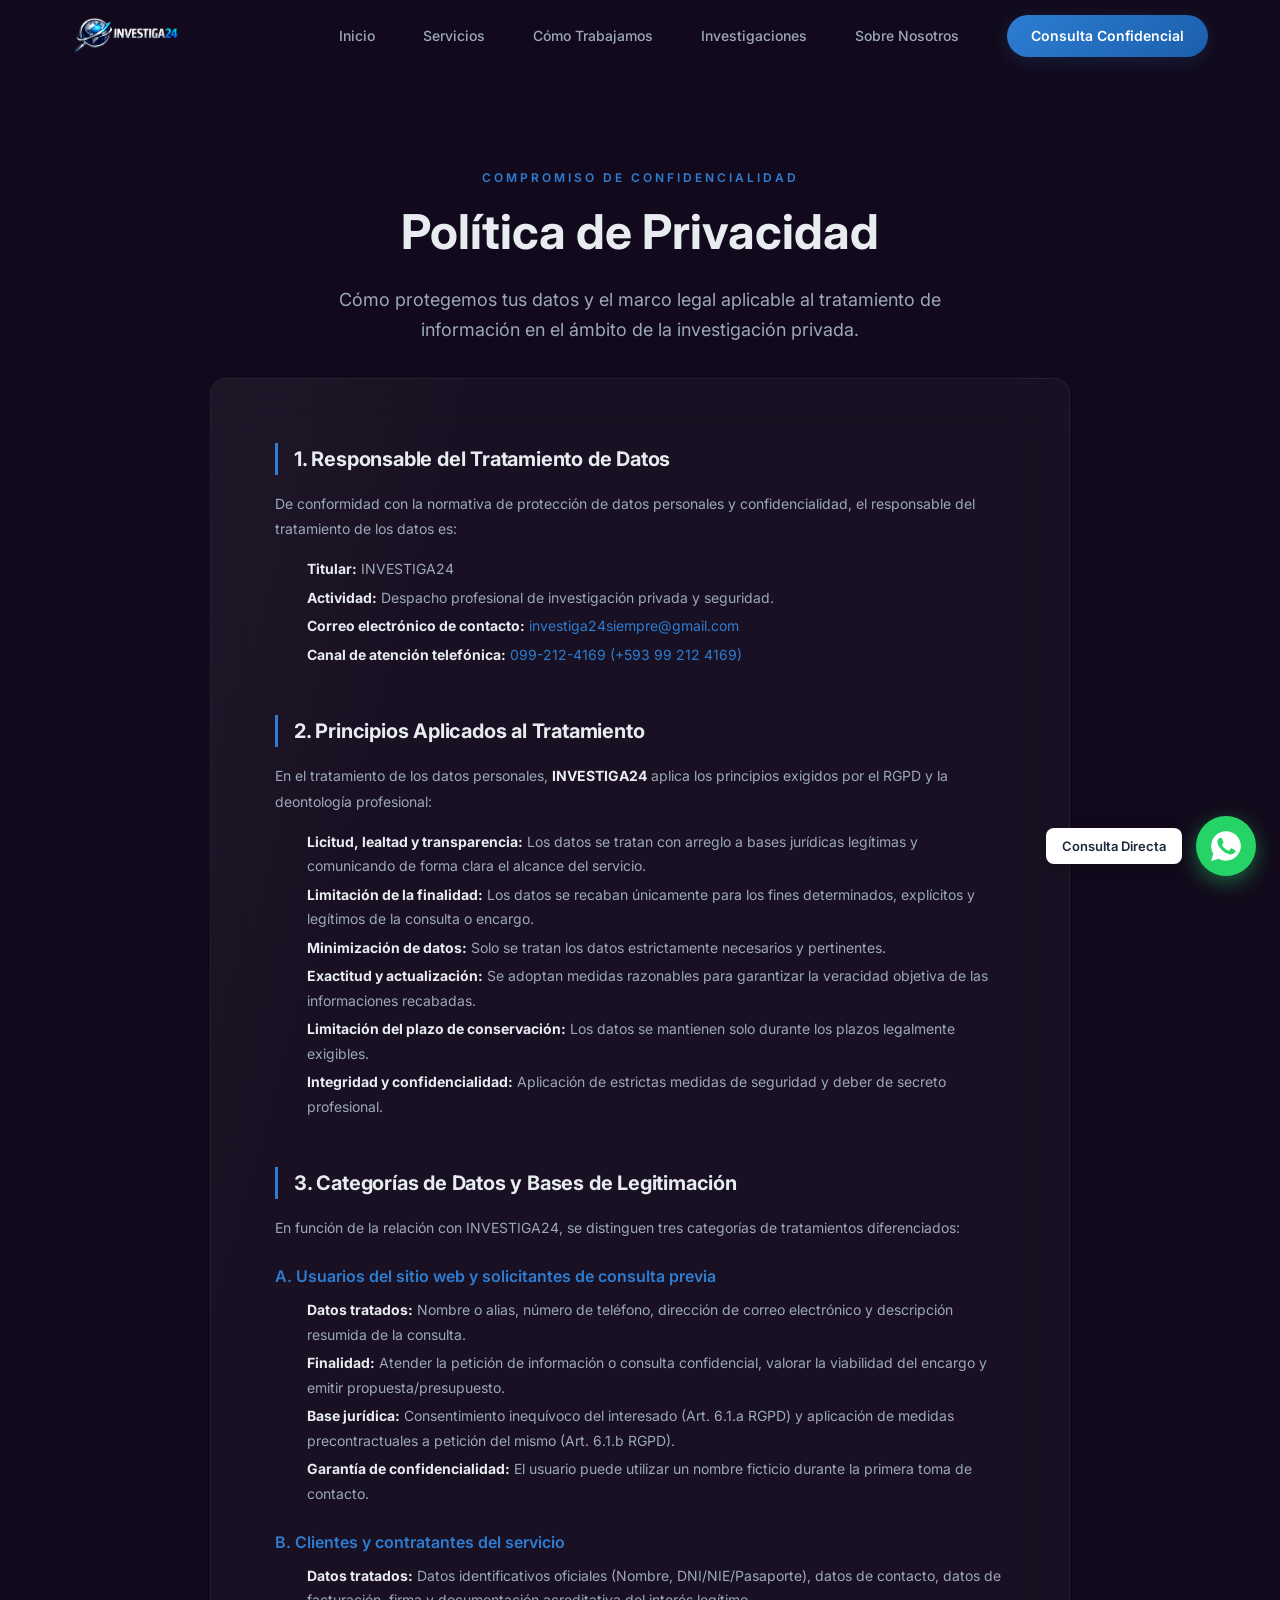
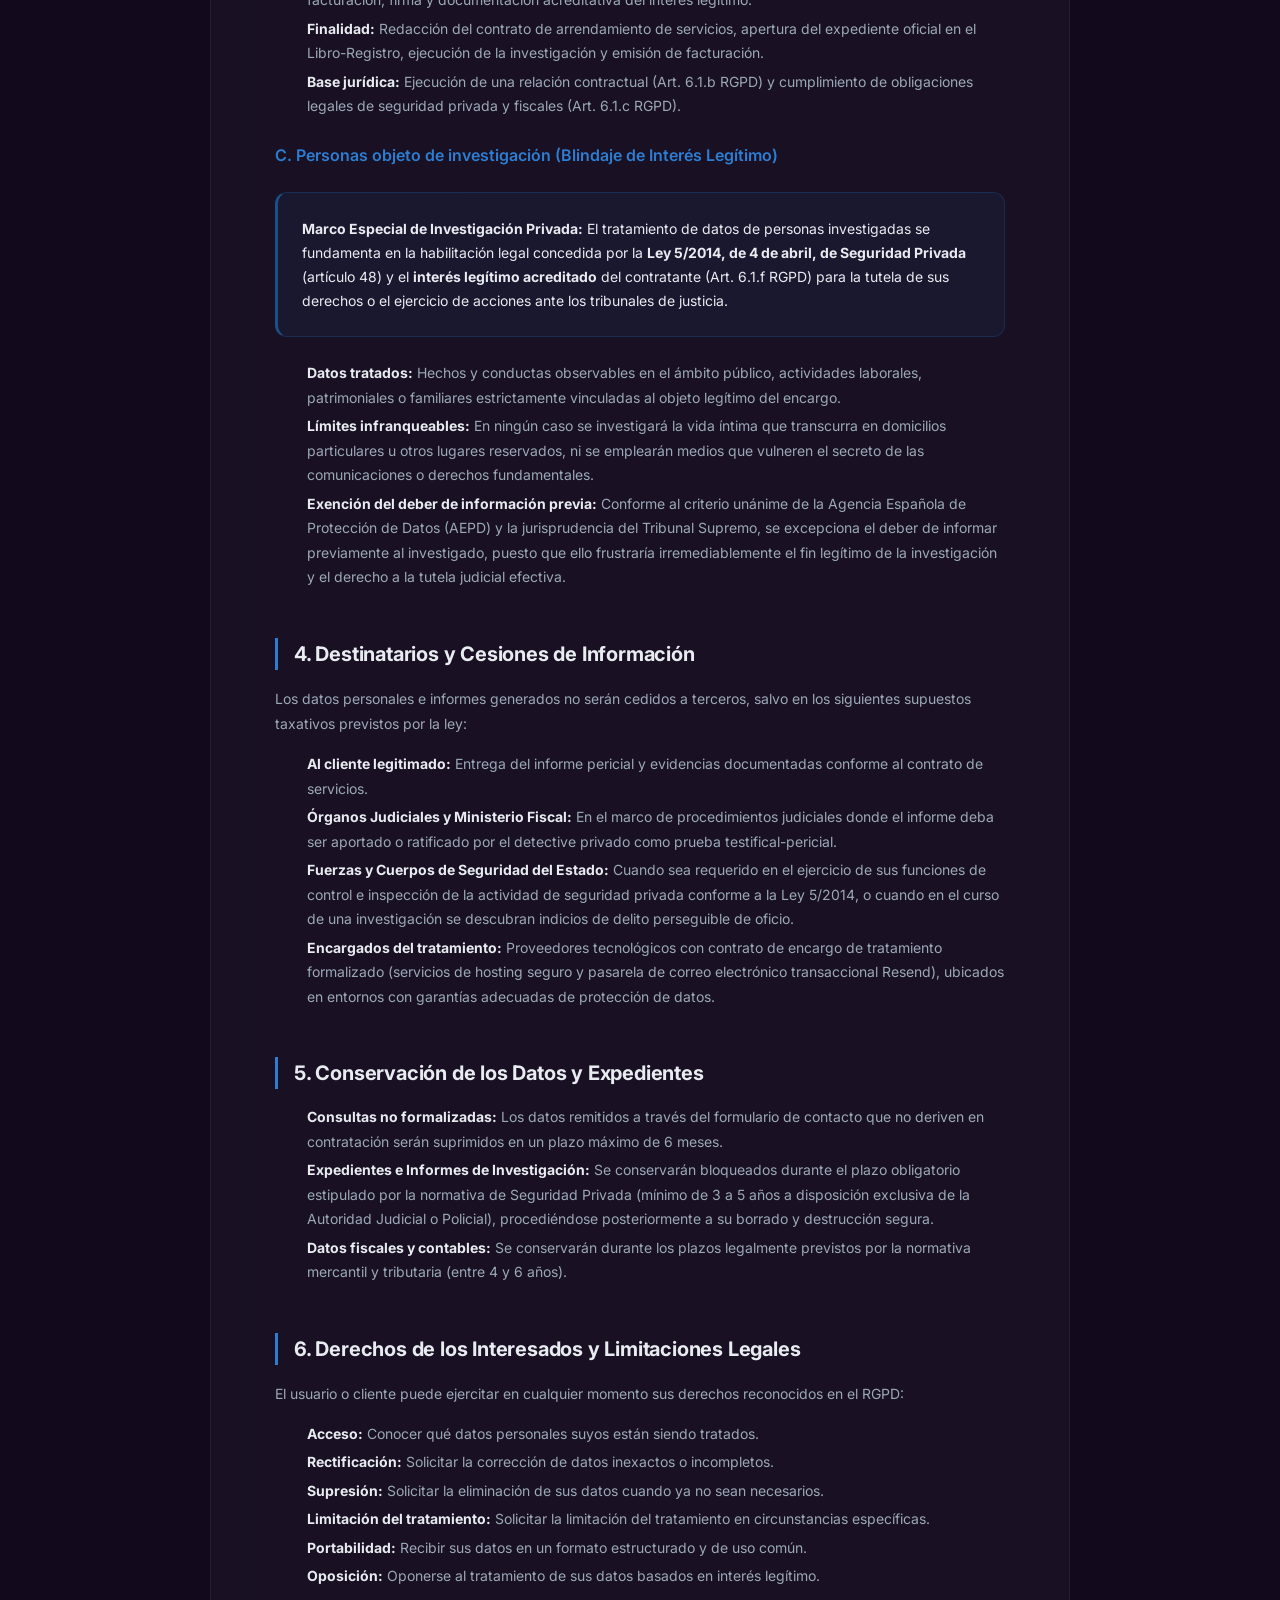
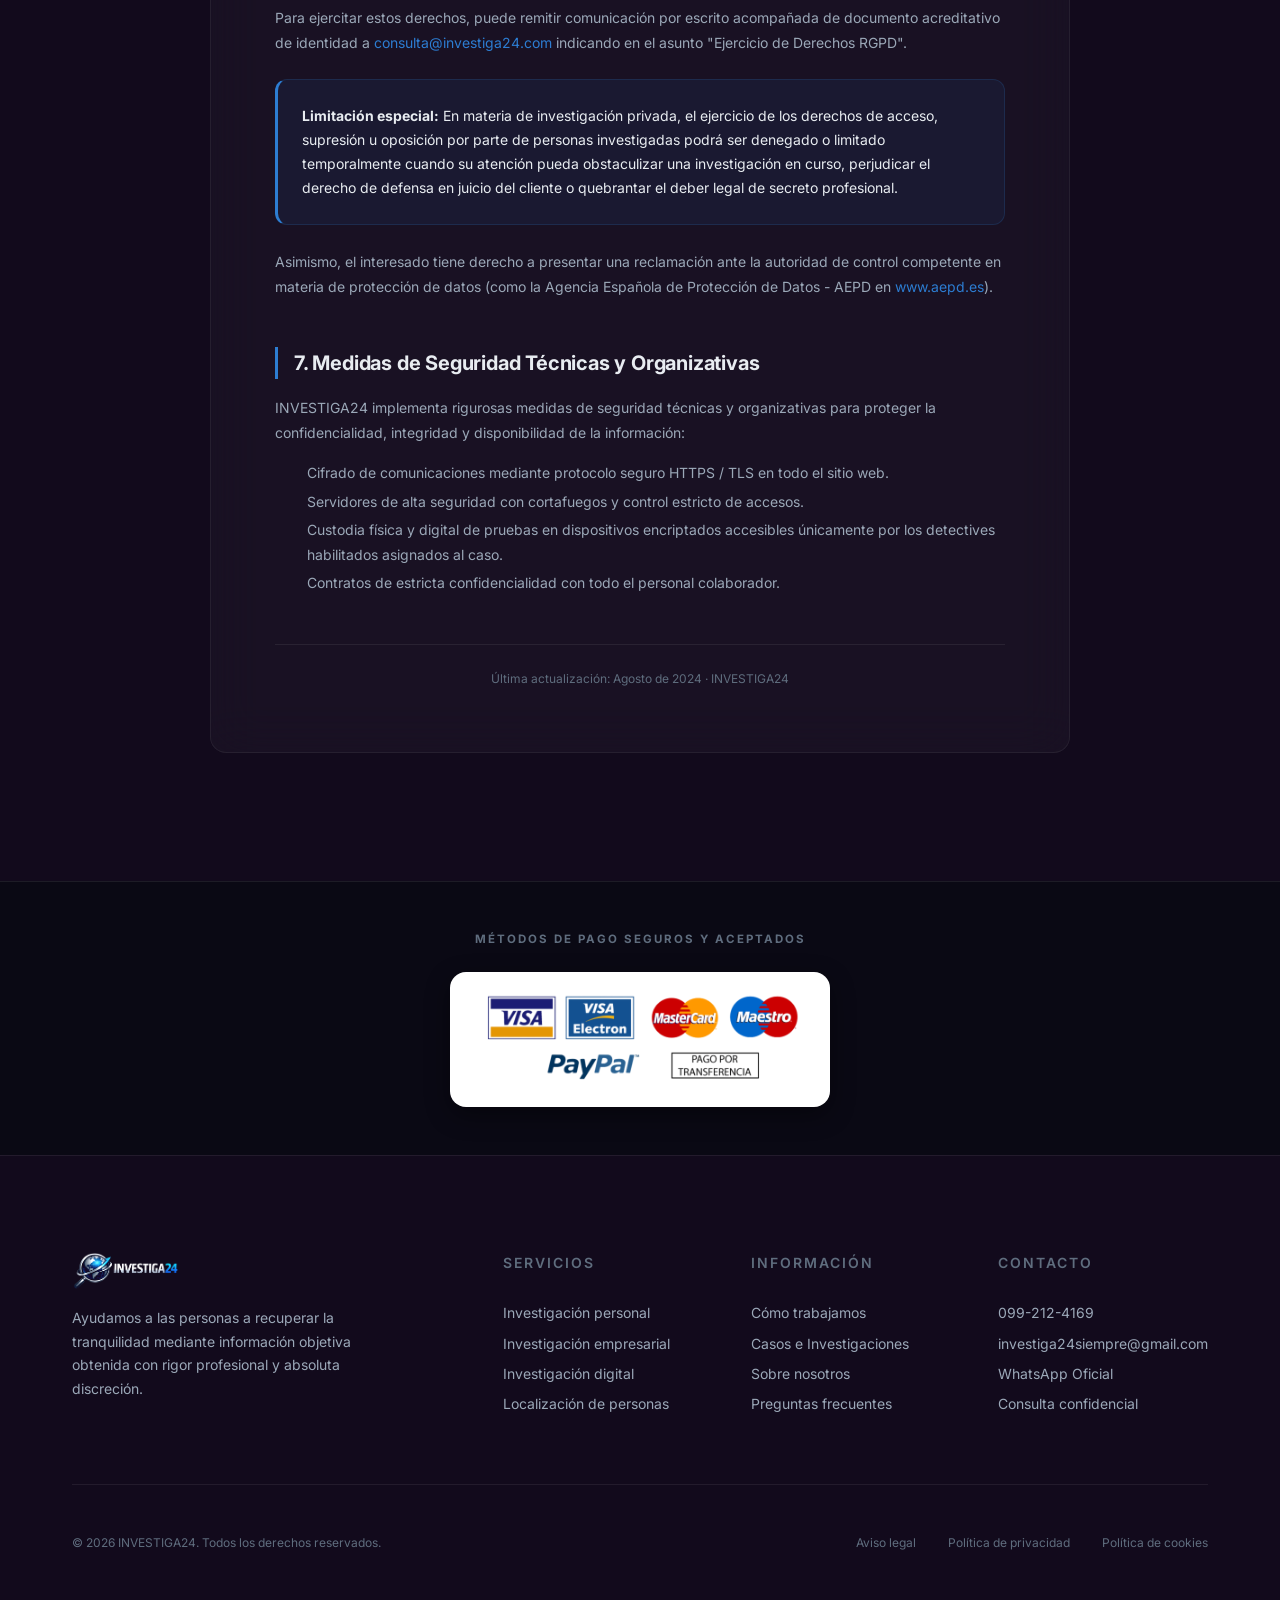
<file: web/privacidad.html>
<!DOCTYPE html>
<html lang="es">
<head>
  <meta charset="UTF-8">
  <meta name="viewport" content="width=device-width, initial-scale=1.0">
  <title>Política de Privacidad — INVESTIGA24 | Protección de Datos y RGPD</title>
  <meta name="description" content="Política de Privacidad y Protección de Datos de INVESTIGA24. Tratamiento riguroso y confidencial de datos conforme al RGPD, LOPDGDD y Ley de Seguridad Privada.">
  <link rel="canonical" href="https://investiga24.com/privacidad.html">
  <link rel="stylesheet" href="css/style.css?v=3.3">
  <link rel="icon" type="image/svg+xml" href="favicon.svg?v=3.3">
</head>
<body>

  <!-- Navigation -->
  <nav class="nav" id="navbar">
    <div class="nav-inner">
      <a href="index.html" class="nav-logo" aria-label="INVESTIGA24 Inicio">
        <img src="img/logo-investiga24.png" alt="INVESTIGA24">
      </a>
      <div class="nav-links" id="navLinks">
        <a href="index.html" class="nav-link">Inicio</a>
        <a href="servicios.html" class="nav-link">Servicios</a>
        <a href="como-trabajamos.html" class="nav-link">Cómo Trabajamos</a>
        <a href="investigaciones.html" class="nav-link">Investigaciones</a>
        <a href="sobre-nosotros.html" class="nav-link">Sobre Nosotros</a>
        <a href="consulta.html" class="btn btn-primary nav-cta">Consulta Confidencial</a>
      </div>
      <button class="nav-mobile-toggle" id="navToggle" aria-label="Abrir menú">
        <span></span><span></span><span></span>
      </button>
    </div>
  </nav>

  <!-- Header -->
  <section class="section" style="padding-top: calc(var(--nav-height) + var(--space-4xl)); padding-bottom: var(--space-xl);">
    <div class="container text-center">
      <span class="section-label fade-in">Compromiso de Confidencialidad</span>
      <h1 class="section-title fade-in" style="font-size: clamp(2rem, 4vw, var(--font-size-5xl));">Política de Privacidad</h1>
      <p class="section-subtitle fade-in" style="max-width: 680px; margin: 0 auto;">Cómo protegemos tus datos y el marco legal aplicable al tratamiento de información en el ámbito de la investigación privada.</p>
    </div>
  </section>

  <!-- Main Content -->
  <section class="section" style="padding-top: 0;">
    <div class="container">
      <div class="legal-wrapper">
        <div class="glass-card legal-card fade-in">

          <!-- 1. Responsable -->
          <div class="legal-section">
            <h2>1. Responsable del Tratamiento de Datos</h2>
            <p>De conformidad con la normativa de protección de datos personales y confidencialidad, el responsable del tratamiento de los datos es:</p>
            <ul>
              <li><strong>Titular:</strong> INVESTIGA24</li>
              <li><strong>Actividad:</strong> Despacho profesional de investigación privada y seguridad.</li>
              <li><strong>Correo electrónico de contacto:</strong> <a href="mailto:investiga24siempre@gmail.com" style="color: var(--color-accent);">investiga24siempre@gmail.com</a></li>
              <li><strong>Canal de atención telefónica:</strong> <a href="tel:+593992124169" style="color: var(--color-accent);">099-212-4169 (+593 99 212 4169)</a></li>
            </ul>
          </div>

          <!-- 2. Principios de Actuación -->
          <div class="legal-section">
            <h2>2. Principios Aplicados al Tratamiento</h2>
            <p>En el tratamiento de los datos personales, <strong>INVESTIGA24</strong> aplica los principios exigidos por el RGPD y la deontología profesional:</p>
            <ul>
              <li><strong>Licitud, lealtad y transparencia:</strong> Los datos se tratan con arreglo a bases jurídicas legítimas y comunicando de forma clara el alcance del servicio.</li>
              <li><strong>Limitación de la finalidad:</strong> Los datos se recaban únicamente para los fines determinados, explícitos y legítimos de la consulta o encargo.</li>
              <li><strong>Minimización de datos:</strong> Solo se tratan los datos estrictamente necesarios y pertinentes.</li>
              <li><strong>Exactitud y actualización:</strong> Se adoptan medidas razonables para garantizar la veracidad objetiva de las informaciones recabadas.</li>
              <li><strong>Limitación del plazo de conservación:</strong> Los datos se mantienen solo durante los plazos legalmente exigibles.</li>
              <li><strong>Integridad y confidencialidad:</strong> Aplicación de estrictas medidas de seguridad y deber de secreto profesional.</li>
            </ul>
          </div>

          <!-- 3. Categorías de Tratamiento y Bases Jurídicas -->
          <div class="legal-section">
            <h2>3. Categorías de Datos y Bases de Legitimación</h2>
            <p>En función de la relación con INVESTIGA24, se distinguen tres categorías de tratamientos diferenciados:</p>

            <h3>A. Usuarios del sitio web y solicitantes de consulta previa</h3>
            <ul>
              <li><strong>Datos tratados:</strong> Nombre o alias, número de teléfono, dirección de correo electrónico y descripción resumida de la consulta.</li>
              <li><strong>Finalidad:</strong> Atender la petición de información o consulta confidencial, valorar la viabilidad del encargo y emitir propuesta/presupuesto.</li>
              <li><strong>Base jurídica:</strong> Consentimiento inequívoco del interesado (Art. 6.1.a RGPD) y aplicación de medidas precontractuales a petición del mismo (Art. 6.1.b RGPD).</li>
              <li><strong>Garantía de confidencialidad:</strong> El usuario puede utilizar un nombre ficticio durante la primera toma de contacto.</li>
            </ul>

            <h3>B. Clientes y contratantes del servicio</h3>
            <ul>
              <li><strong>Datos tratados:</strong> Datos identificativos oficiales (Nombre, DNI/NIE/Pasaporte), datos de contacto, datos de facturación, firma y documentación acreditativa del interés legítimo.</li>
              <li><strong>Finalidad:</strong> Redacción del contrato de arrendamiento de servicios, apertura del expediente oficial en el Libro-Registro, ejecución de la investigación y emisión de facturación.</li>
              <li><strong>Base jurídica:</strong> Ejecución de una relación contractual (Art. 6.1.b RGPD) y cumplimiento de obligaciones legales de seguridad privada y fiscales (Art. 6.1.c RGPD).</li>
            </ul>

            <h3>C. Personas objeto de investigación (Blindaje de Interés Legítimo)</h3>
            <div class="legal-callout legal-callout-shield">
              <strong>Marco Especial de Investigación Privada:</strong> El tratamiento de datos de personas investigadas se fundamenta en la habilitación legal concedida por la <strong>Ley 5/2014, de 4 de abril, de Seguridad Privada</strong> (artículo 48) y el <strong>interés legítimo acreditado</strong> del contratante (Art. 6.1.f RGPD) para la tutela de sus derechos o el ejercicio de acciones ante los tribunales de justicia.
            </div>
            <ul>
              <li><strong>Datos tratados:</strong> Hechos y conductas observables en el ámbito público, actividades laborales, patrimoniales o familiares estrictamente vinculadas al objeto legítimo del encargo.</li>
              <li><strong>Límites infranqueables:</strong> En ningún caso se investigará la vida íntima que transcurra en domicilios particulares u otros lugares reservados, ni se emplearán medios que vulneren el secreto de las comunicaciones o derechos fundamentales.</li>
              <li><strong>Exención del deber de información previa:</strong> Conforme al criterio unánime de la Agencia Española de Protección de Datos (AEPD) y la jurisprudencia del Tribunal Supremo, se excepciona el deber de informar previamente al investigado, puesto que ello frustraría irremediablemente el fin legítimo de la investigación y el derecho a la tutela judicial efectiva.</li>
            </ul>
          </div>

          <!-- 4. Destinatarios y Cesiones de Datos -->
          <div class="legal-section">
            <h2>4. Destinatarios y Cesiones de Información</h2>
            <p>Los datos personales e informes generados no serán cedidos a terceros, salvo en los siguientes supuestos taxativos previstos por la ley:</p>
            <ul>
              <li><strong>Al cliente legitimado:</strong> Entrega del informe pericial y evidencias documentadas conforme al contrato de servicios.</li>
              <li><strong>Órganos Judiciales y Ministerio Fiscal:</strong> En el marco de procedimientos judiciales donde el informe deba ser aportado o ratificado por el detective privado como prueba testifical-pericial.</li>
              <li><strong>Fuerzas y Cuerpos de Seguridad del Estado:</strong> Cuando sea requerido en el ejercicio de sus funciones de control e inspección de la actividad de seguridad privada conforme a la Ley 5/2014, o cuando en el curso de una investigación se descubran indicios de delito perseguible de oficio.</li>
              <li><strong>Encargados del tratamiento:</strong> Proveedores tecnológicos con contrato de encargo de tratamiento formalizado (servicios de hosting seguro y pasarela de correo electrónico transaccional Resend), ubicados en entornos con garantías adecuadas de protección de datos.</li>
            </ul>
          </div>

          <!-- 5. Plazos de Conservación -->
          <div class="legal-section">
            <h2>5. Conservación de los Datos y Expedientes</h2>
            <ul>
              <li><strong>Consultas no formalizadas:</strong> Los datos remitidos a través del formulario de contacto que no deriven en contratación serán suprimidos en un plazo máximo de 6 meses.</li>
              <li><strong>Expedientes e Informes de Investigación:</strong> Se conservarán bloqueados durante el plazo obligatorio estipulado por la normativa de Seguridad Privada (mínimo de 3 a 5 años a disposición exclusiva de la Autoridad Judicial o Policial), procediéndose posteriormente a su borrado y destrucción segura.</li>
              <li><strong>Datos fiscales y contables:</strong> Se conservarán durante los plazos legalmente previstos por la normativa mercantil y tributaria (entre 4 y 6 años).</li>
            </ul>
          </div>

          <!-- 6. Derechos del Interesado -->
          <div class="legal-section">
            <h2>6. Derechos de los Interesados y Limitaciones Legales</h2>
            <p>El usuario o cliente puede ejercitar en cualquier momento sus derechos reconocidos en el RGPD:</p>
            <ul>
              <li><strong>Acceso:</strong> Conocer qué datos personales suyos están siendo tratados.</li>
              <li><strong>Rectificación:</strong> Solicitar la corrección de datos inexactos o incompletos.</li>
              <li><strong>Supresión:</strong> Solicitar la eliminación de sus datos cuando ya no sean necesarios.</li>
              <li><strong>Limitación del tratamiento:</strong> Solicitar la limitación del tratamiento en circunstancias específicas.</li>
              <li><strong>Portabilidad:</strong> Recibir sus datos en un formato estructurado y de uso común.</li>
              <li><strong>Oposición:</strong> Oponerse al tratamiento de sus datos basados en interés legítimo.</li>
            </ul>
            <p>Para ejercitar estos derechos, puede remitir comunicación por escrito acompañada de documento acreditativo de identidad a <a href="mailto:consulta@investiga24.com" style="color: var(--color-accent);">consulta@investiga24.com</a> indicando en el asunto "Ejercicio de Derechos RGPD".</p>
            <div class="legal-callout">
              <strong>Limitación especial:</strong> En materia de investigación privada, el ejercicio de los derechos de acceso, supresión u oposición por parte de personas investigadas podrá ser denegado o limitado temporalmente cuando su atención pueda obstaculizar una investigación en curso, perjudicar el derecho de defensa en juicio del cliente o quebrantar el deber legal de secreto profesional.
            </div>
            <p>Asimismo, el interesado tiene derecho a presentar una reclamación ante la autoridad de control competente en materia de protección de datos (como la Agencia Española de Protección de Datos - AEPD en <a href="https://www.aepd.es" target="_blank" rel="noopener" style="color: var(--color-accent);">www.aepd.es</a>).</p>
          </div>

          <!-- 7. Medidas de Seguridad -->
          <div class="legal-section">
            <h2>7. Medidas de Seguridad Técnicas y Organizativas</h2>
            <p>INVESTIGA24 implementa rigurosas medidas de seguridad técnicas y organizativas para proteger la confidencialidad, integridad y disponibilidad de la información:</p>
            <ul>
              <li>Cifrado de comunicaciones mediante protocolo seguro HTTPS / TLS en todo el sitio web.</li>
              <li>Servidores de alta seguridad con cortafuegos y control estricto de accesos.</li>
              <li>Custodia física y digital de pruebas en dispositivos encriptados accesibles únicamente por los detectives habilitados asignados al caso.</li>
              <li>Contratos de estricta confidencialidad con todo el personal colaborador.</li>
            </ul>
          </div>

          <div style="margin-top: var(--space-2xl); padding-top: var(--space-lg); border-top: 1px solid var(--color-border); text-align: center;">
            <p style="font-size: var(--font-size-xs); color: var(--color-text-muted);">Última actualización: Agosto de 2024 · INVESTIGA24</p>
          </div>

        </div>
      </div>
    </div>
  </section>

  <!-- Métodos de Pago Flexibles y Seguros -->
  <section class="payment-section">
    <div class="container">
      <div class="payment-title">Métodos de Pago Seguros y Aceptados</div>
      <div class="payment-banner-box">
        <img src="img/metodos-pago.png" alt="Métodos de Pago: Visa, MasterCard, Maestro, PayPal, Transferencia" class="payment-img" loading="lazy">
      </div>
    </div>
  </section>

  <footer class="footer" id="footer">
    <div class="container">
      <div class="footer-grid">
        <div class="footer-brand">
          <a href="index.html" class="nav-logo"><img src="img/logo-investiga24.png" alt="INVESTIGA24"></a>
          <p>Ayudamos a las personas a recuperar la tranquilidad mediante información objetiva obtenida con rigor profesional y absoluta discreción.</p>
        </div>
        <div class="footer-col">
          <h4>Servicios</h4>
          <a href="servicios.html#personal">Investigación personal</a>
          <a href="servicios.html#empresarial">Investigación empresarial</a>
          <a href="servicios.html#digital">Investigación digital</a>
          <a href="servicios.html#localizacion">Localización de personas</a>
        </div>
        <div class="footer-col">
          <h4>Información</h4>
          <a href="como-trabajamos.html">Cómo trabajamos</a>
          <a href="investigaciones.html">Casos e Investigaciones</a>
          <a href="sobre-nosotros.html">Sobre nosotros</a>
          <a href="index.html#faq">Preguntas frecuentes</a>
        </div>
        <div class="footer-col">
          <h4>Contacto</h4>
          <a href="tel:+593992124169">099-212-4169</a>
          <a href="mailto:investiga24siempre@gmail.com">investiga24siempre@gmail.com</a>
          <a href="https://wa.me/593992124169" target="_blank" rel="noopener">WhatsApp Oficial</a>
          <a href="consulta.html">Consulta confidencial</a>
        </div>
      </div>
      <div class="footer-bottom">
        <p>&copy; 2026 INVESTIGA24. Todos los derechos reservados.</p>
        <div class="footer-legal">
          <a href="aviso-legal.html">Aviso legal</a>
          <a href="privacidad.html">Política de privacidad</a>
          <a href="cookies.html">Política de cookies</a>
        </div>
      </div>
    </div>
  </footer>

  <script src="js/main.js?v=3.3"></script>
</body>
</html>
</file>
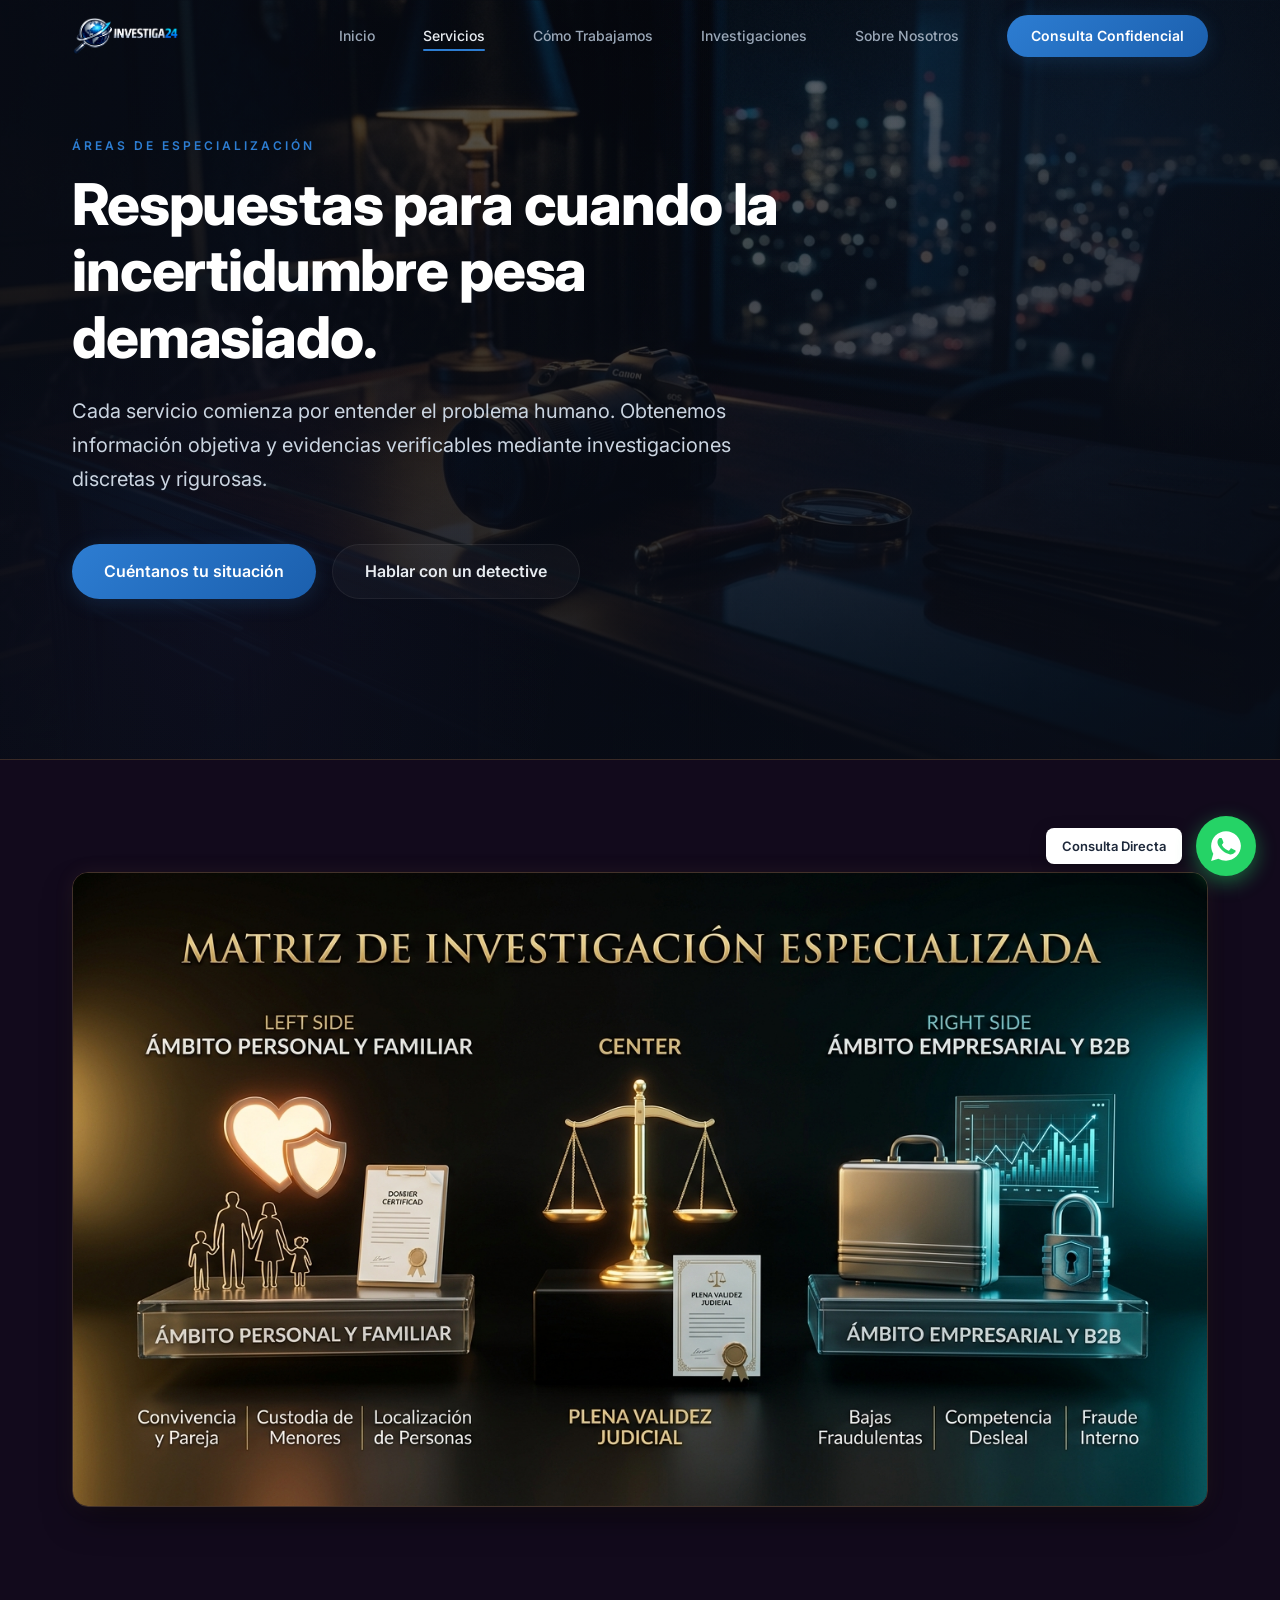
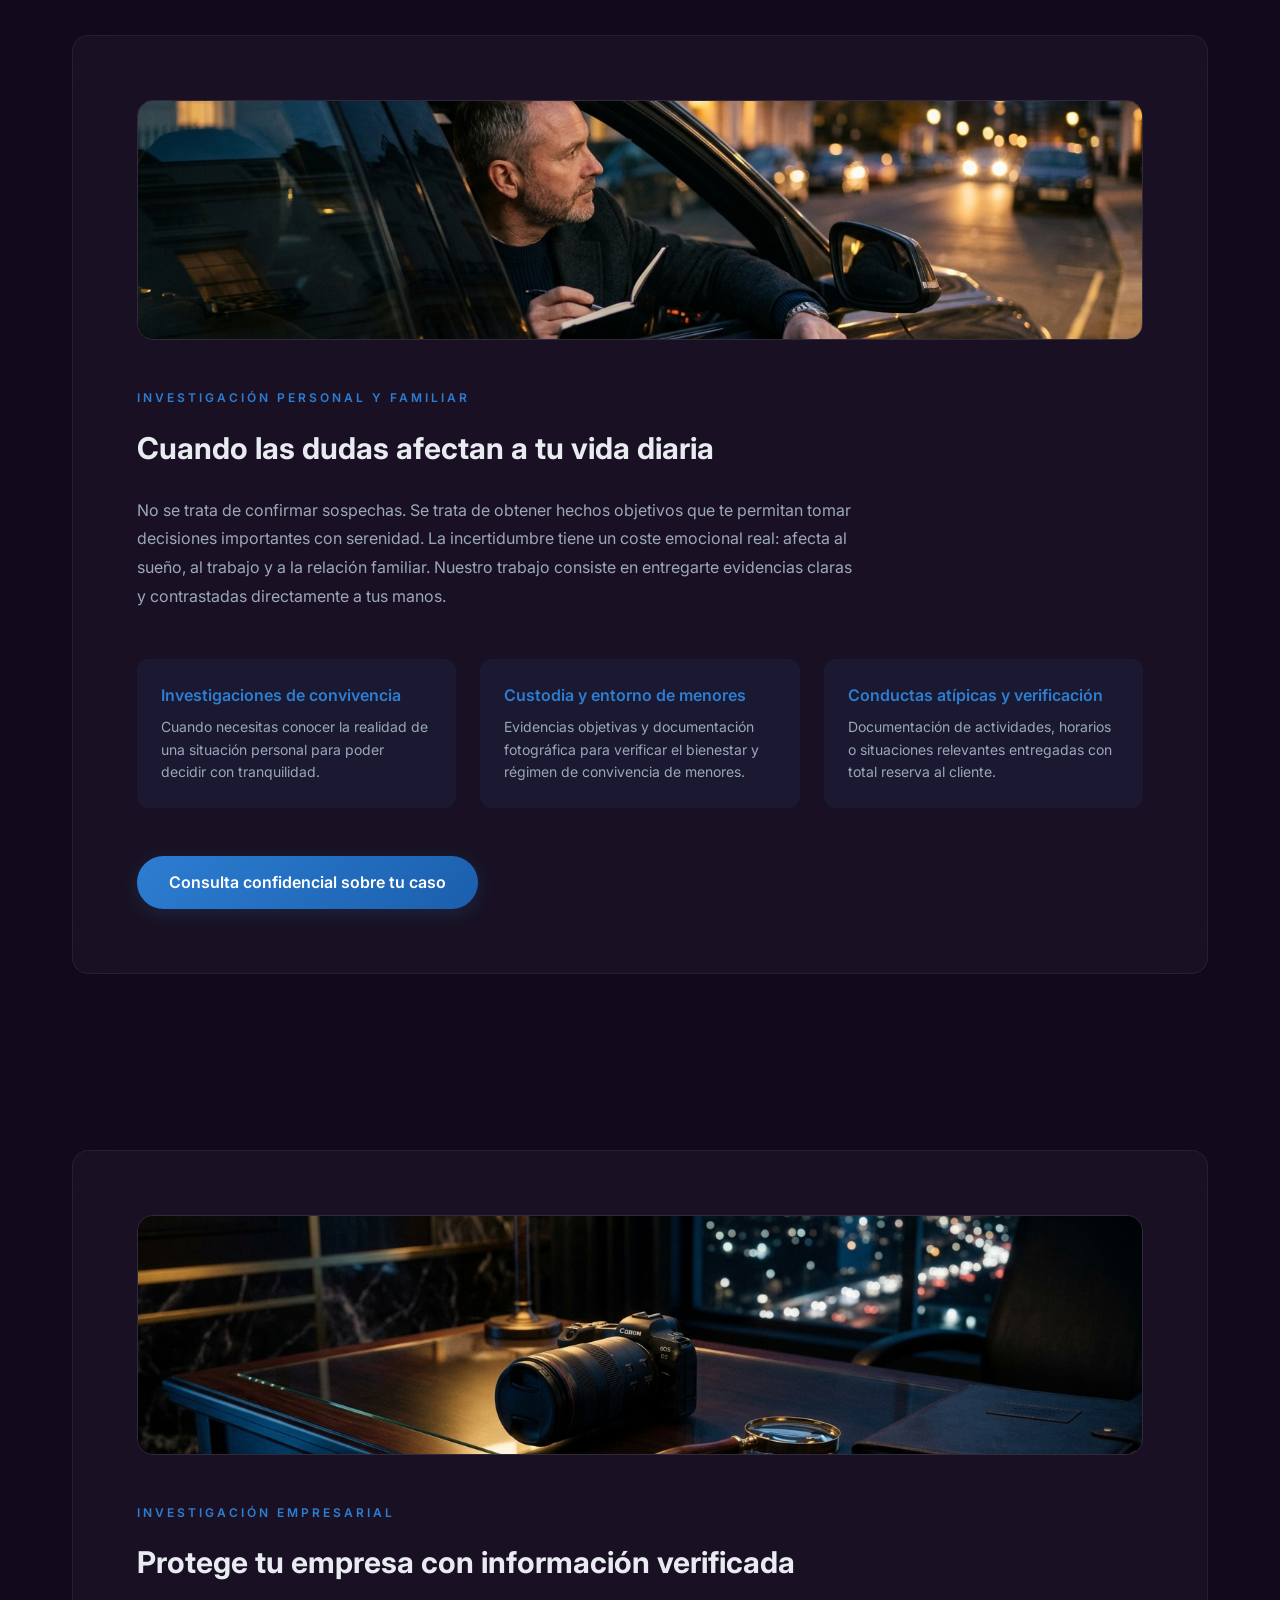
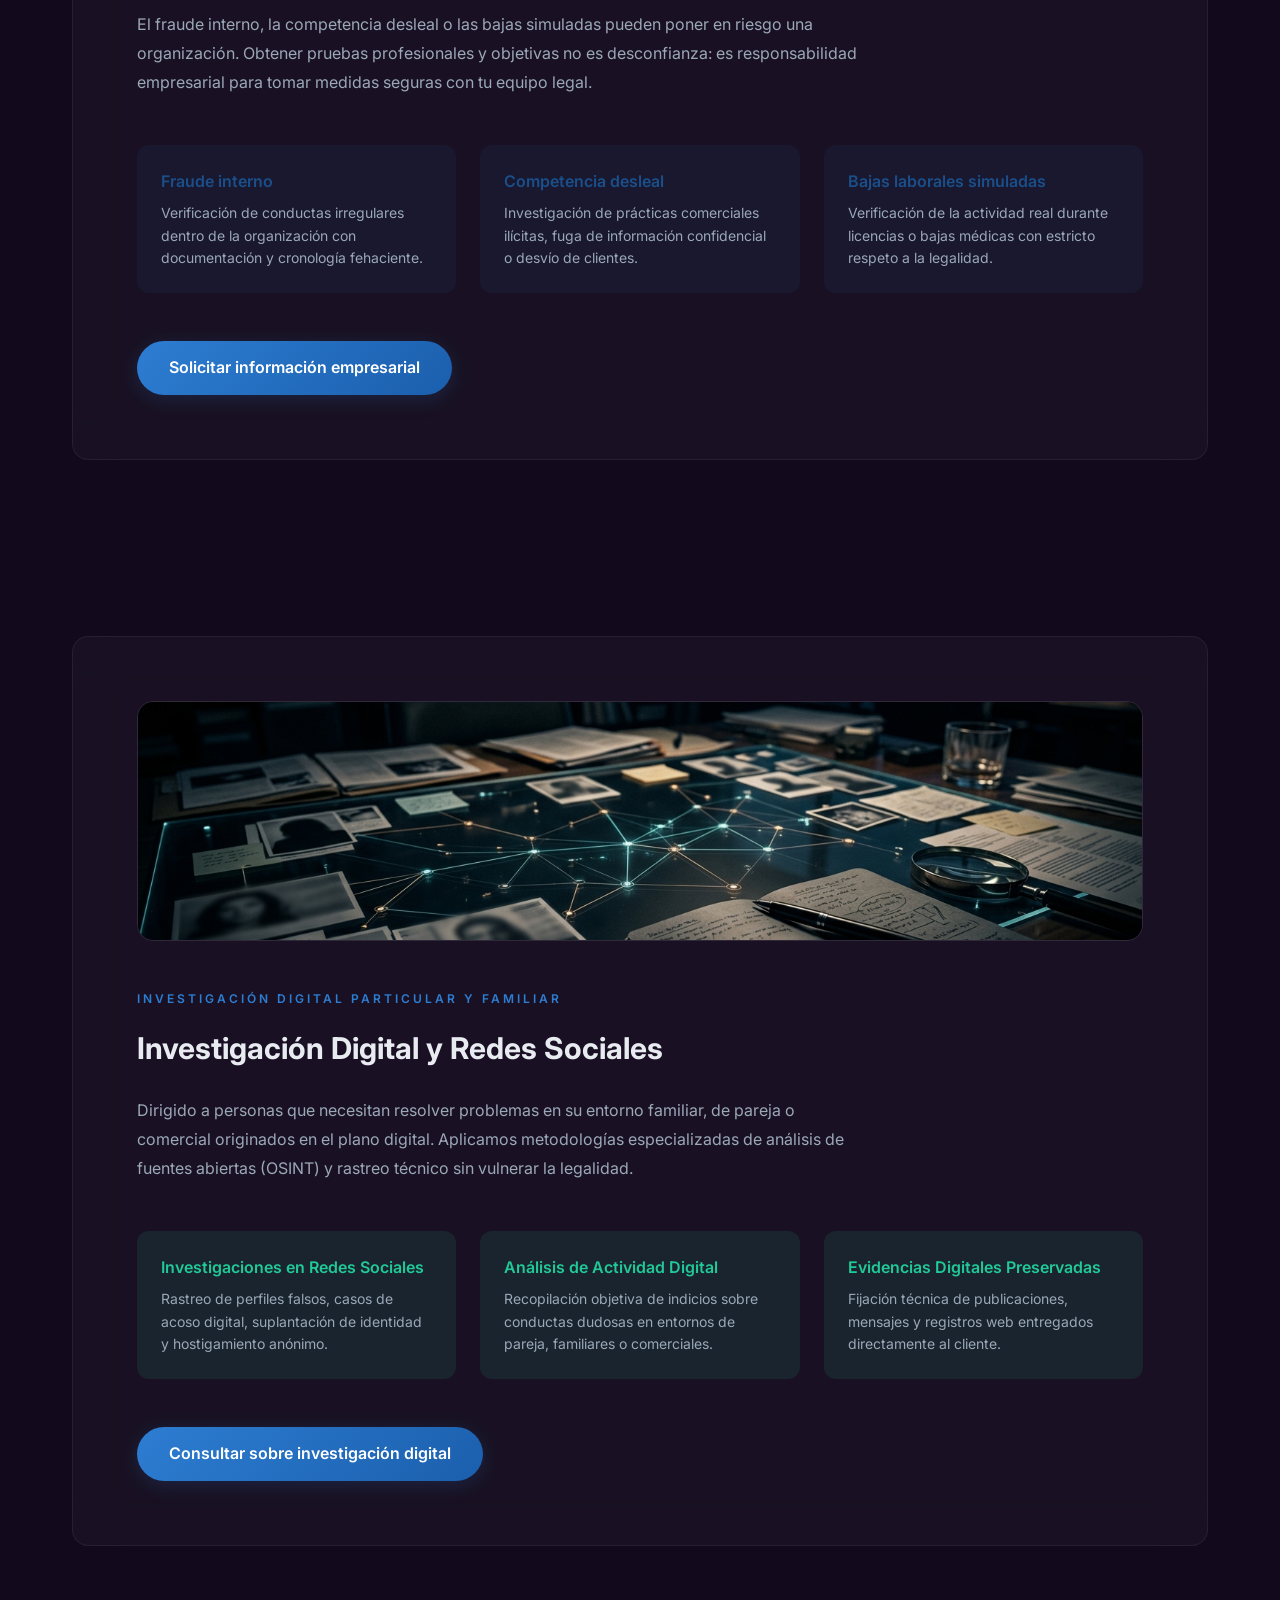
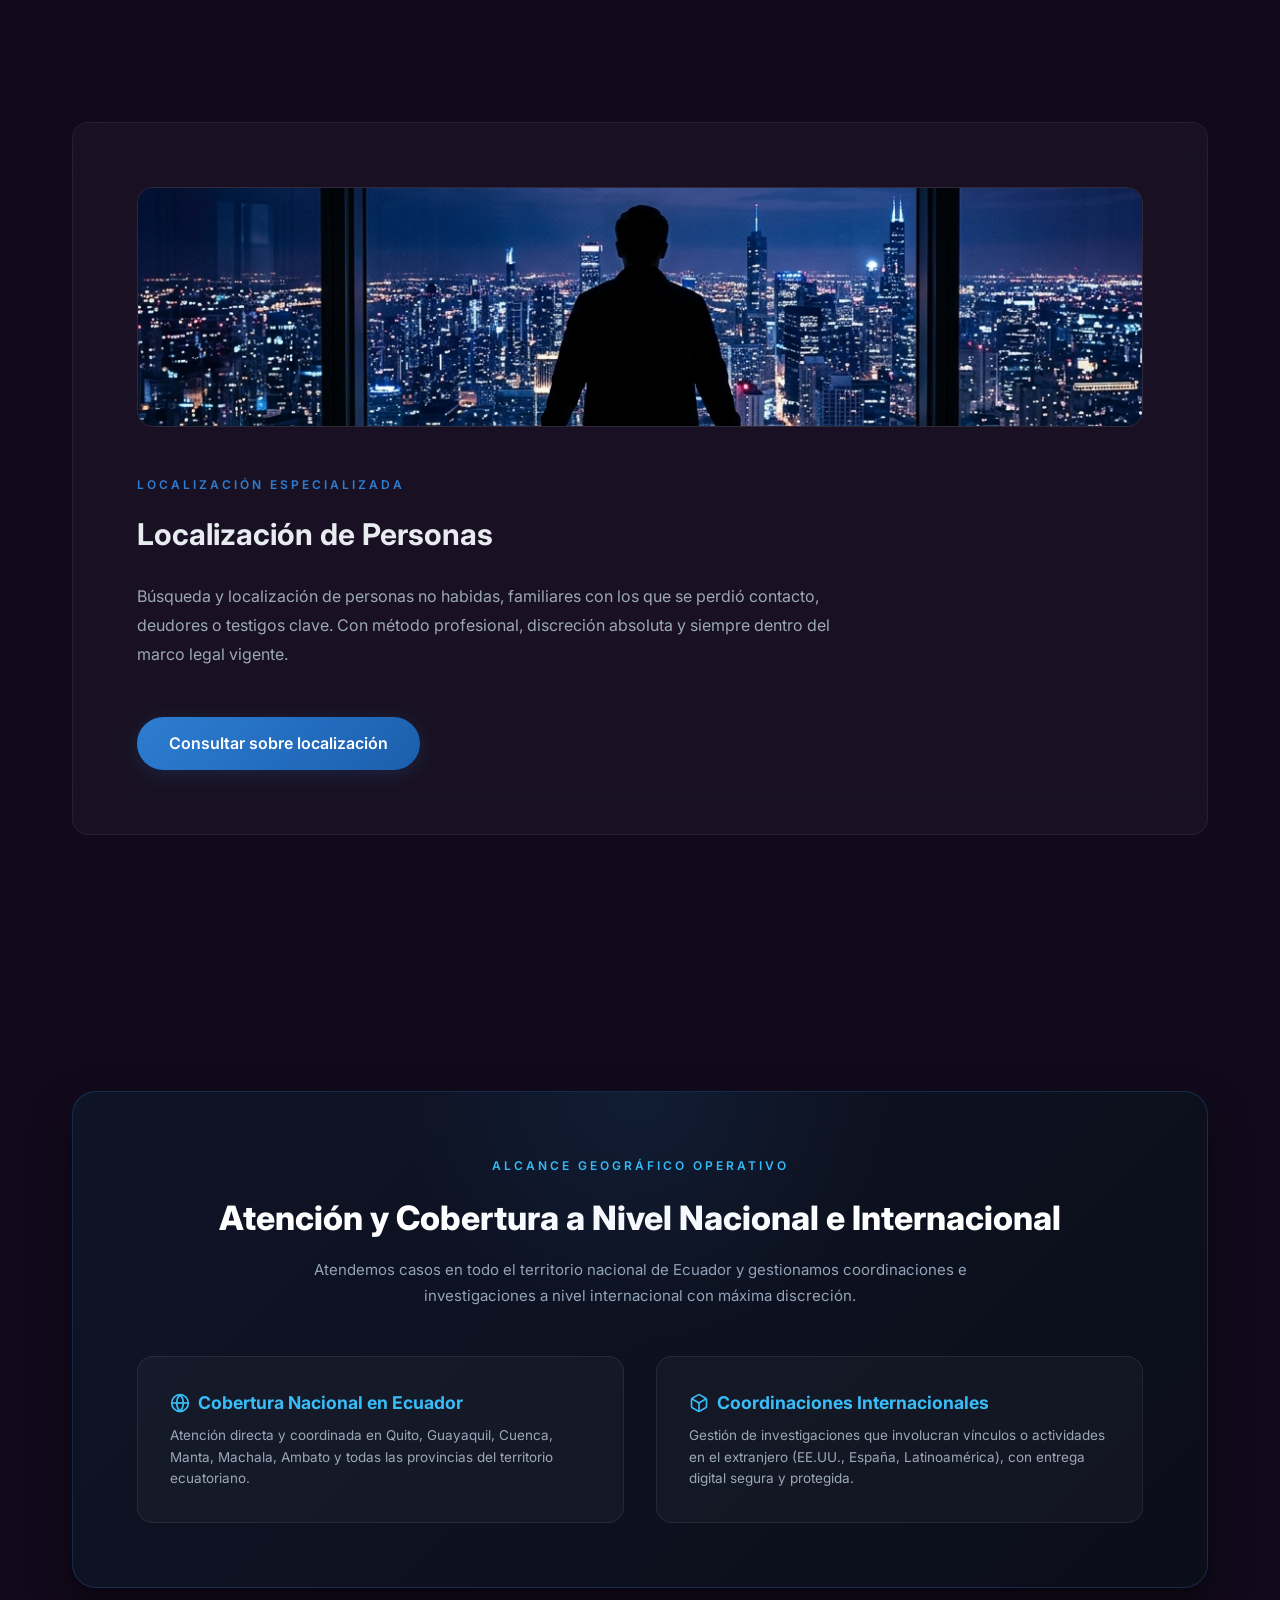
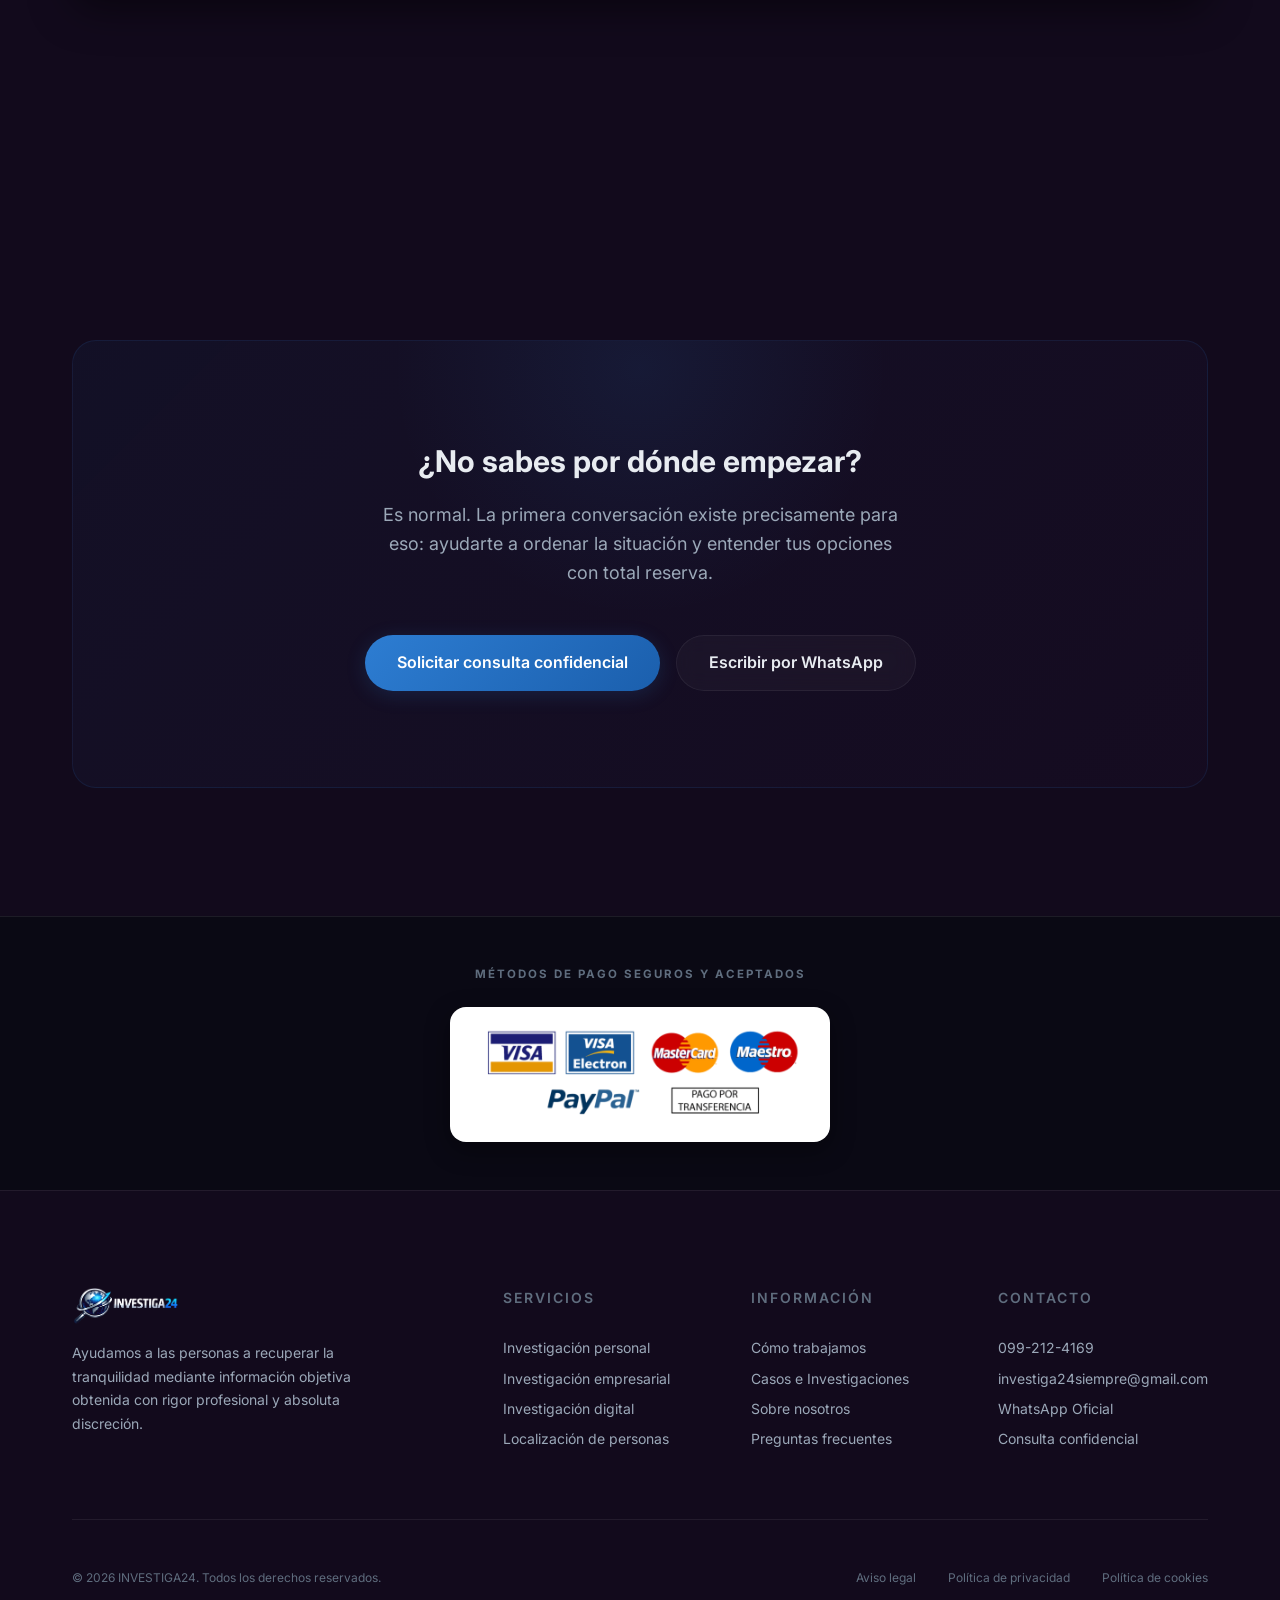
<file: web/servicios.html>
<!DOCTYPE html>
<html lang="es">
<head>
  <meta charset="UTF-8">
  <meta name="viewport" content="width=device-width, initial-scale=1.0">
  <title>Servicios — INVESTIGA24 | Detectives Privados Habilitados</title>
  <meta name="description" content="Investigaciones personales, empresariales, informes judiciales y localización de personas. Detectives privados con rigor, discreción y validez judicial.">
  <link rel="canonical" href="https://investiga24.com/servicios.html">
  <link rel="stylesheet" href="css/style.css?v=3.3">
  <link rel="icon" type="image/svg+xml" href="favicon.svg?v=3.3">
</head>
<body>

  <!-- Navigation -->
  <nav class="nav" id="navbar">
    <div class="nav-inner">
      <a href="index.html" class="nav-logo"><img src="img/logo-investiga24.png" alt="INVESTIGA24"></a>
      <div class="nav-links" id="navLinks">
        <a href="index.html" class="nav-link">Inicio</a>
        <a href="servicios.html" class="nav-link active">Servicios</a>
        <a href="como-trabajamos.html" class="nav-link">Cómo Trabajamos</a>
        <a href="investigaciones.html" class="nav-link">Investigaciones</a>
        <a href="sobre-nosotros.html" class="nav-link">Sobre Nosotros</a>
        <a href="consulta.html" class="btn btn-primary nav-cta">Consulta Confidencial</a>
      </div>
      <button class="nav-mobile-toggle" id="navToggle" aria-label="Abrir menú"><span></span><span></span><span></span></button>
    </div>
  </nav>

  <!-- Hero Cinemático Visual (Idéntico a Inicio) -->
  <section class="hero subpage-hero">
    <div class="hero-bg hero-bg-servicios"></div>
    <div class="container">
      <div class="hero-content">
        <span class="section-label fade-in">Áreas de Especialización</span>
        <h1 class="hero-title fade-in">
          Respuestas para cuando la<br>
          <span class="text-gradient">incertidumbre</span> pesa demasiado.
        </h1>
        <p class="hero-subtitle fade-in">
          Cada servicio comienza por entender el problema humano. Obtenemos información objetiva y evidencias verificables mediante investigaciones discretas y rigurosas.
        </p>
        <div class="hero-actions fade-in">
          <a href="consulta.html" class="btn btn-primary btn-lg">Cuéntanos tu situación</a>
          <a href="https://wa.me/593992124169" class="btn btn-secondary btn-lg" target="_blank" rel="noopener">Hablar con un detective</a>
        </div>
      </div>
    </div>
  </section>

  <!-- Showcase Infografía -->
  <section class="section" style="padding: var(--space-3xl) 0 var(--space-xl);">
    <div class="container text-center">
      <img src="img/infografia-servicios-investigacion.jpg" alt="Matriz de Servicios de Investigación Privada Especializada - INVESTIGA24" class="img-showcase fade-in" loading="lazy">
    </div>
  </section>

  <!-- Service: Personal -->
  <section class="section" id="personal" style="padding-top: var(--space-2xl);">
    <div class="container">
      <div class="glass-card fade-in" style="padding: var(--space-3xl);">
        <div style="margin-bottom: var(--space-2xl); border-radius: var(--radius-lg); overflow: hidden; max-height: 240px; border: 1px solid rgba(255,255,255,0.1);">
          <img src="img/servicio-personal.jpg" alt="Investigación personal y familiar" style="width: 100%; height: 240px; object-fit: cover;">
        </div>
        <span class="section-label">Investigación personal y familiar</span>
        <h2 style="font-size: var(--font-size-3xl); font-weight: 700; margin-bottom: var(--space-lg);">Cuando las dudas afectan a tu vida diaria</h2>
        <p style="color: var(--color-text-secondary); line-height: 1.8; max-width: 720px; margin-bottom: var(--space-2xl);">No se trata de confirmar sospechas. Se trata de obtener hechos objetivos que te permitan tomar decisiones importantes con serenidad. La incertidumbre tiene un coste emocional real: afecta al sueño, al trabajo y a la relación familiar. Nuestro trabajo consiste en entregarte evidencias claras y contrastadas directamente a tus manos.</p>
        <div style="display: grid; grid-template-columns: repeat(auto-fit, minmax(250px, 1fr)); gap: var(--space-lg); margin-bottom: var(--space-2xl);">
          <div style="padding: var(--space-lg); background: var(--color-accent-subtle); border-radius: var(--radius-md);">
            <h3 style="font-size: var(--font-size-base); font-weight: 600; margin-bottom: var(--space-sm); color: var(--color-accent);">Investigaciones de convivencia</h3>
            <p style="font-size: var(--font-size-sm); color: var(--color-text-secondary);">Cuando necesitas conocer la realidad de una situación personal para poder decidir con tranquilidad.</p>
          </div>
          <div style="padding: var(--space-lg); background: var(--color-accent-subtle); border-radius: var(--radius-md);">
            <h3 style="font-size: var(--font-size-base); font-weight: 600; margin-bottom: var(--space-sm); color: var(--color-accent);">Custodia y entorno de menores</h3>
            <p style="font-size: var(--font-size-sm); color: var(--color-text-secondary);">Evidencias objetivas y documentación fotográfica para verificar el bienestar y régimen de convivencia de menores.</p>
          </div>
          <div style="padding: var(--space-lg); background: var(--color-accent-subtle); border-radius: var(--radius-md);">
            <h3 style="font-size: var(--font-size-base); font-weight: 600; margin-bottom: var(--space-sm); color: var(--color-accent);">Conductas atípicas y verificación</h3>
            <p style="font-size: var(--font-size-sm); color: var(--color-text-secondary);">Documentación de actividades, horarios o situaciones relevantes entregadas con total reserva al cliente.</p>
          </div>
        </div>
        <a href="consulta.html?tipo=personal" class="btn btn-primary">Consulta confidencial sobre tu caso</a>
      </div>
    </div>
  </section>

  <!-- Service: Empresarial -->
  <section class="section" id="empresarial" style="padding-top: var(--space-2xl);">
    <div class="container">
      <div class="glass-card fade-in" style="padding: var(--space-3xl);">
        <div style="margin-bottom: var(--space-2xl); border-radius: var(--radius-lg); overflow: hidden; max-height: 240px; border: 1px solid rgba(255,255,255,0.1);">
          <img src="img/servicio-empresarial.jpg" alt="Investigación empresarial" style="width: 100%; height: 240px; object-fit: cover;">
        </div>
        <span class="section-label">Investigación empresarial</span>
        <h2 style="font-size: var(--font-size-3xl); font-weight: 700; margin-bottom: var(--space-lg);">Protege tu empresa con información verificada</h2>
        <p style="color: var(--color-text-secondary); line-height: 1.8; max-width: 720px; margin-bottom: var(--space-2xl);">El fraude interno, la competencia desleal o las bajas simuladas pueden poner en riesgo una organización. Obtener pruebas profesionales y objetivas no es desconfianza: es responsabilidad empresarial para tomar medidas seguras con tu equipo legal.</p>
        <div style="display: grid; grid-template-columns: repeat(auto-fit, minmax(250px, 1fr)); gap: var(--space-lg); margin-bottom: var(--space-2xl);">
          <div style="padding: var(--space-lg); background: var(--color-trust-subtle); border-radius: var(--radius-md);">
            <h3 style="font-size: var(--font-size-base); font-weight: 600; margin-bottom: var(--space-sm); color: var(--color-trust);">Fraude interno</h3>
            <p style="font-size: var(--font-size-sm); color: var(--color-text-secondary);">Verificación de conductas irregulares dentro de la organización con documentación y cronología fehaciente.</p>
          </div>
          <div style="padding: var(--space-lg); background: var(--color-trust-subtle); border-radius: var(--radius-md);">
            <h3 style="font-size: var(--font-size-base); font-weight: 600; margin-bottom: var(--space-sm); color: var(--color-trust);">Competencia desleal</h3>
            <p style="font-size: var(--font-size-sm); color: var(--color-text-secondary);">Investigación de prácticas comerciales ilícitas, fuga de información confidencial o desvío de clientes.</p>
          </div>
          <div style="padding: var(--space-lg); background: var(--color-trust-subtle); border-radius: var(--radius-md);">
            <h3 style="font-size: var(--font-size-base); font-weight: 600; margin-bottom: var(--space-sm); color: var(--color-trust);">Bajas laborales simuladas</h3>
            <p style="font-size: var(--font-size-sm); color: var(--color-text-secondary);">Verificación de la actividad real durante licencias o bajas médicas con estricto respeto a la legalidad.</p>
          </div>
        </div>
        <a href="consulta.html?tipo=empresarial" class="btn btn-primary">Solicitar información empresarial</a>
      </div>
    </div>
  </section>

  <!-- Service: Investigación Digital (Bloque B) -->
  <section class="section" id="digital" style="padding-top: var(--space-2xl);">
    <div class="container">
      <div class="glass-card fade-in" style="padding: var(--space-3xl);">
        <div style="margin-bottom: var(--space-2xl); border-radius: var(--radius-lg); overflow: hidden; max-height: 240px; border: 1px solid rgba(255,255,255,0.1);">
          <img src="img/servicio-digital.jpg" alt="Investigación Digital y Redes Sociales" style="width: 100%; height: 240px; object-fit: cover;">
        </div>
        <span class="section-label">Investigación Digital Particular y Familiar</span>
        <h2 style="font-size: var(--font-size-3xl); font-weight: 700; margin-bottom: var(--space-lg);">Investigación Digital y Redes Sociales</h2>
        <p style="color: var(--color-text-secondary); line-height: 1.8; max-width: 720px; margin-bottom: var(--space-2xl);">Dirigido a personas que necesitan resolver problemas en su entorno familiar, de pareja o comercial originados en el plano digital. Aplicamos metodologías especializadas de análisis de fuentes abiertas (OSINT) y rastreo técnico sin vulnerar la legalidad.</p>
        <div style="display: grid; grid-template-columns: repeat(auto-fit, minmax(250px, 1fr)); gap: var(--space-lg); margin-bottom: var(--space-2xl);">
          <div style="padding: var(--space-lg); background: var(--color-serenity-subtle); border-radius: var(--radius-md);">
            <h3 style="font-size: var(--font-size-base); font-weight: 600; margin-bottom: var(--space-sm); color: var(--color-serenity);">Investigaciones en Redes Sociales</h3>
            <p style="font-size: var(--font-size-sm); color: var(--color-text-secondary);">Rastreo de perfiles falsos, casos de acoso digital, suplantación de identidad y hostigamiento anónimo.</p>
          </div>
          <div style="padding: var(--space-lg); background: var(--color-serenity-subtle); border-radius: var(--radius-md);">
            <h3 style="font-size: var(--font-size-base); font-weight: 600; margin-bottom: var(--space-sm); color: var(--color-serenity);">Análisis de Actividad Digital</h3>
            <p style="font-size: var(--font-size-sm); color: var(--color-text-secondary);">Recopilación objetiva de indicios sobre conductas dudosas en entornos de pareja, familiares o comerciales.</p>
          </div>
          <div style="padding: var(--space-lg); background: var(--color-serenity-subtle); border-radius: var(--radius-md);">
            <h3 style="font-size: var(--font-size-base); font-weight: 600; margin-bottom: var(--space-sm); color: var(--color-serenity);">Evidencias Digitales Preservadas</h3>
            <p style="font-size: var(--font-size-sm); color: var(--color-text-secondary);">Fijación técnica de publicaciones, mensajes y registros web entregados directamente al cliente.</p>
          </div>
        </div>
        <a href="consulta.html?tipo=digital" class="btn btn-primary">Consultar sobre investigación digital</a>
      </div>
    </div>
  </section>

  <!-- Service: Localización -->
  <section class="section" id="localizacion" style="padding-top: var(--space-2xl);">
    <div class="container">
      <div class="glass-card fade-in" style="padding: var(--space-3xl);">
        <div style="margin-bottom: var(--space-2xl); border-radius: var(--radius-lg); overflow: hidden; max-height: 240px; border: 1px solid rgba(255,255,255,0.1);">
          <img src="img/servicio-localizacion.png" alt="Localización de personas" style="width: 100%; height: 240px; object-fit: cover;">
        </div>
        <span class="section-label">Localización Especializada</span>
        <h2 style="font-size: var(--font-size-3xl); font-weight: 700; margin-bottom: var(--space-lg);">Localización de Personas</h2>
        <p style="color: var(--color-text-secondary); line-height: 1.8; max-width: 720px; margin-bottom: var(--space-2xl);">Búsqueda y localización de personas no habidas, familiares con los que se perdió contacto, deudores o testigos clave. Con método profesional, discreción absoluta y siempre dentro del marco legal vigente.</p>
        <a href="consulta.html?tipo=localizacion" class="btn btn-primary">Consultar sobre localización</a>
      </div>
    </div>
  </section>

  <!-- Cobertura Nacional e Internacional -->
  <section class="section" style="padding-top: var(--space-xl);">
    <div class="container">
      <div class="coverage-box fade-in">
        <span class="section-label" style="color: #38bdf8;">Alcance Geográfico Operativo</span>
        <h3 style="font-size: clamp(1.5rem, 3vw, 2.1rem); color: #ffffff; margin-top: 8px; font-weight: 800;">
          Atención y Cobertura a Nivel Nacional e Internacional
        </h3>
        <p style="color: #94a3b8; max-width: 720px; margin: 12px auto 0; font-size: 15px; line-height: 1.7;">
          Atendemos casos en todo el territorio nacional de Ecuador y gestionamos coordinaciones e investigaciones a nivel internacional con máxima discreción.
        </p>

        <div class="coverage-grid">
          <div class="coverage-item">
            <h4>
              <svg width="20" height="20" viewBox="0 0 24 24" fill="none" stroke="currentColor" stroke-width="2"><circle cx="12" cy="12" r="10"/><path d="M12 2a14.5 14.5 0 0 0 0 20 14.5 14.5 0 0 0 0-20"/><path d="M2 12h20"/></svg>
              Cobertura Nacional en Ecuador
            </h4>
            <p>Atención directa y coordinada en Quito, Guayaquil, Cuenca, Manta, Machala, Ambato y todas las provincias del territorio ecuatoriano.</p>
          </div>
          <div class="coverage-item">
            <h4>
              <svg width="20" height="20" viewBox="0 0 24 24" fill="none" stroke="currentColor" stroke-width="2"><path d="M21 16V8a2 2 0 0 0-1-1.73l-7-4a2 2 0 0 0-2 0l-7 4A2 2 0 0 0 3 8v8a2 2 0 0 0 1 1.73l7 4a2 2 0 0 0 2 0l7-4A2 2 0 0 0 21 16z"/><polyline points="3.27 6.96 12 12.01 20.73 6.96"/><line x1="12" y1="22.08" x2="12" y2="12"/></svg>
              Coordinaciones Internacionales
            </h4>
            <p>Gestión de investigaciones que involucran vínculos o actividades en el extranjero (EE.UU., España, Latinoamérica), con entrega digital segura y protegida.</p>
          </div>
        </div>
      </div>
    </div>
  </section>

  <!-- CTA -->
  <section class="section cta-section">
    <div class="container">
      <div class="cta-box fade-in">
        <h2>¿No sabes por dónde empezar?</h2>
        <p>Es normal. La primera conversación existe precisamente para eso: ayudarte a ordenar la situación y entender tus opciones con total reserva.</p>
        <div class="cta-actions">
          <a href="consulta.html" class="btn btn-primary">Solicitar consulta confidencial</a>
          <a href="https://wa.me/593992124169" class="btn btn-secondary" target="_blank" rel="noopener">Escribir por WhatsApp</a>
        </div>
      </div>
    </div>
  </section>

  <!-- Métodos de Pago Flexibles y Seguros -->
  <section class="payment-section">
    <div class="container">
      <div class="payment-title">Métodos de Pago Seguros y Aceptados</div>
      <div class="payment-banner-box">
        <img src="img/metodos-pago.png" alt="Métodos de Pago: Visa, MasterCard, Maestro, PayPal, Transferencia" class="payment-img" loading="lazy">
      </div>
    </div>
  </section>

  <footer class="footer">
    <div class="container">
      <div class="footer-grid">
        <div class="footer-brand">
          <a href="index.html" class="nav-logo"><img src="img/logo-investiga24.png" alt="INVESTIGA24"></a>
          <p>Ayudamos a las personas a recuperar la tranquilidad mediante información objetiva obtenida con rigor profesional y absoluta discreción.</p>
        </div>
        <div class="footer-col">
          <h4>Servicios</h4>
          <a href="servicios.html#personal">Investigación personal</a>
          <a href="servicios.html#empresarial">Investigación empresarial</a>
          <a href="servicios.html#digital">Investigación digital</a>
          <a href="servicios.html#localizacion">Localización de personas</a>
        </div>
        <div class="footer-col">
          <h4>Información</h4>
          <a href="como-trabajamos.html">Cómo trabajamos</a>
          <a href="investigaciones.html">Casos e Investigaciones</a>
          <a href="sobre-nosotros.html">Sobre nosotros</a>
          <a href="index.html#faq">Preguntas frecuentes</a>
        </div>
        <div class="footer-col">
          <h4>Contacto</h4>
          <a href="tel:+593992124169">099-212-4169</a>
          <a href="mailto:investiga24siempre@gmail.com">investiga24siempre@gmail.com</a>
          <a href="https://wa.me/593992124169" target="_blank" rel="noopener">WhatsApp Oficial</a>
          <a href="consulta.html">Consulta confidencial</a>
        </div>
      </div>
      <div class="footer-bottom">
        <p>&copy; 2026 INVESTIGA24. Todos los derechos reservados.</p>
        <div class="footer-legal">
          <a href="aviso-legal.html">Aviso legal</a>
          <a href="privacidad.html">Política de privacidad</a>
          <a href="cookies.html">Política de cookies</a>
        </div>
      </div>
    </div>
  </footer>

  <script src="js/main.js?v=3.3"></script>
</body>
</html>
</file>
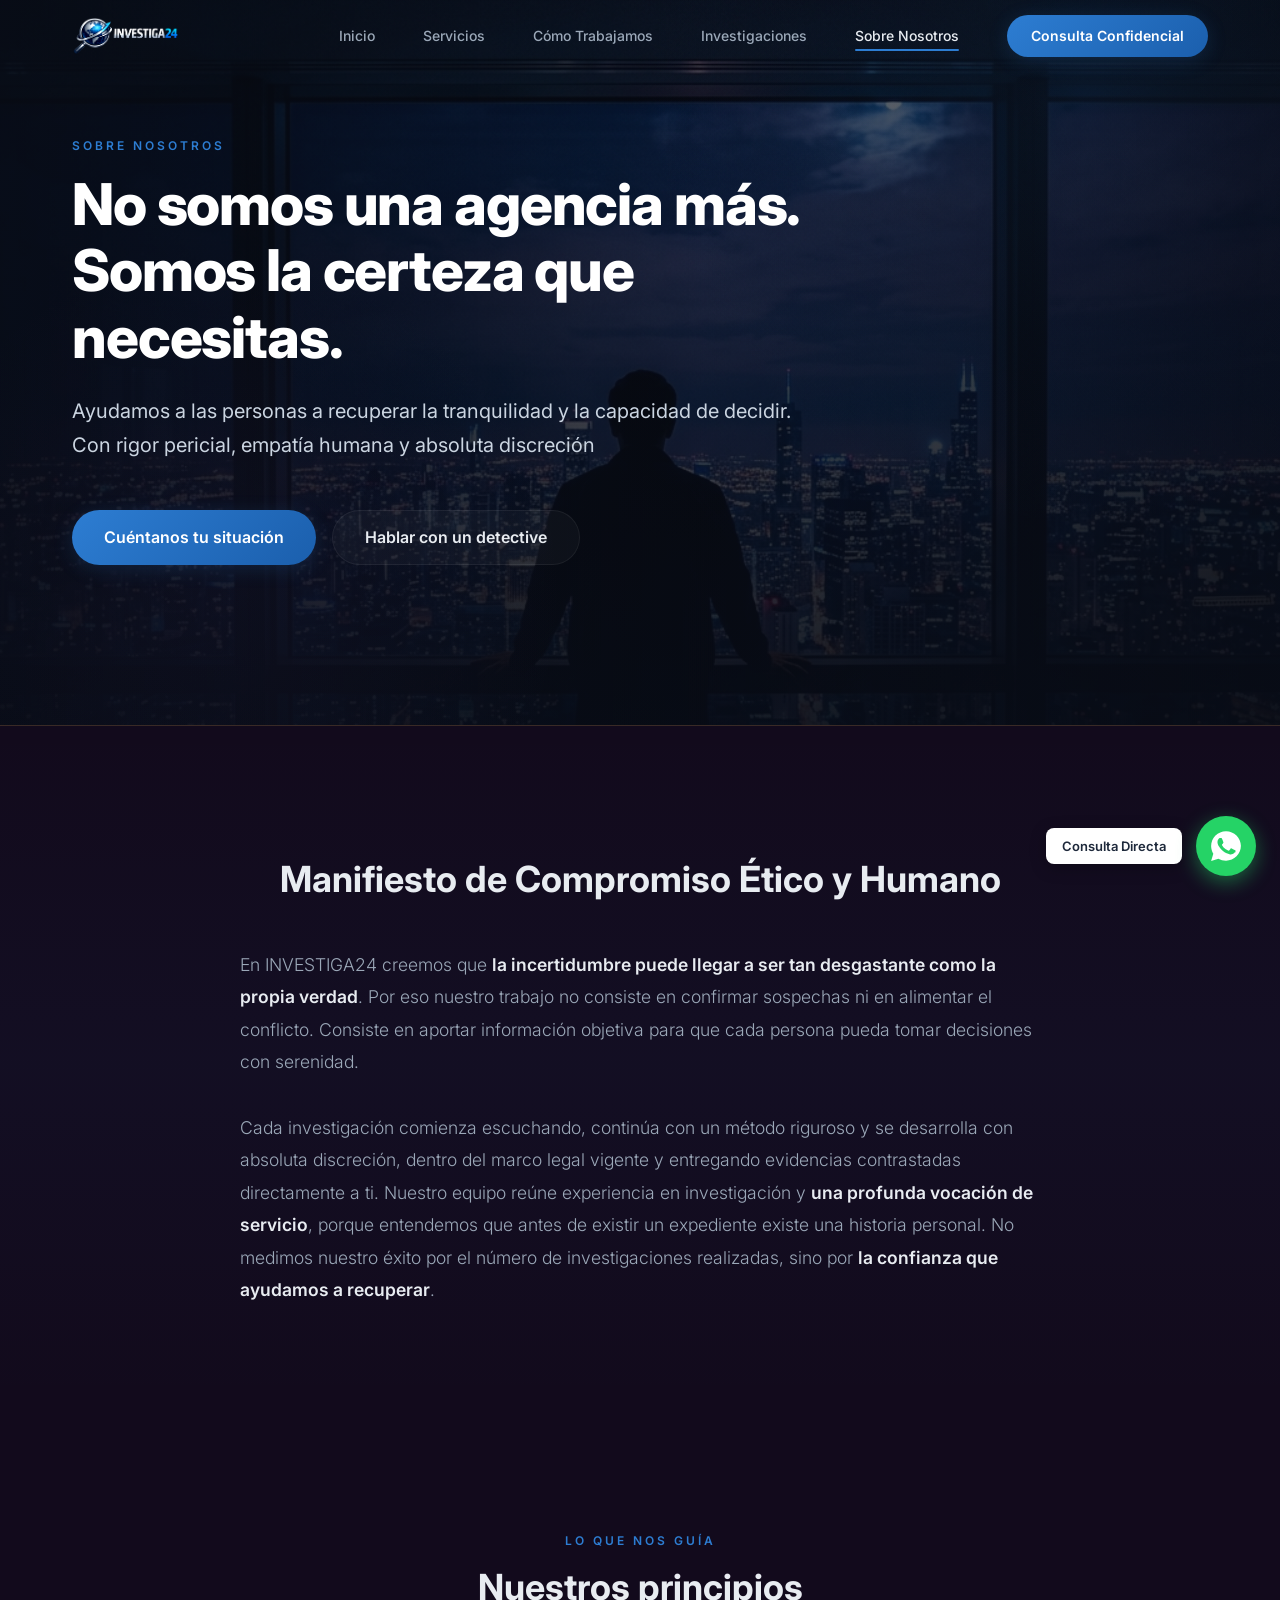
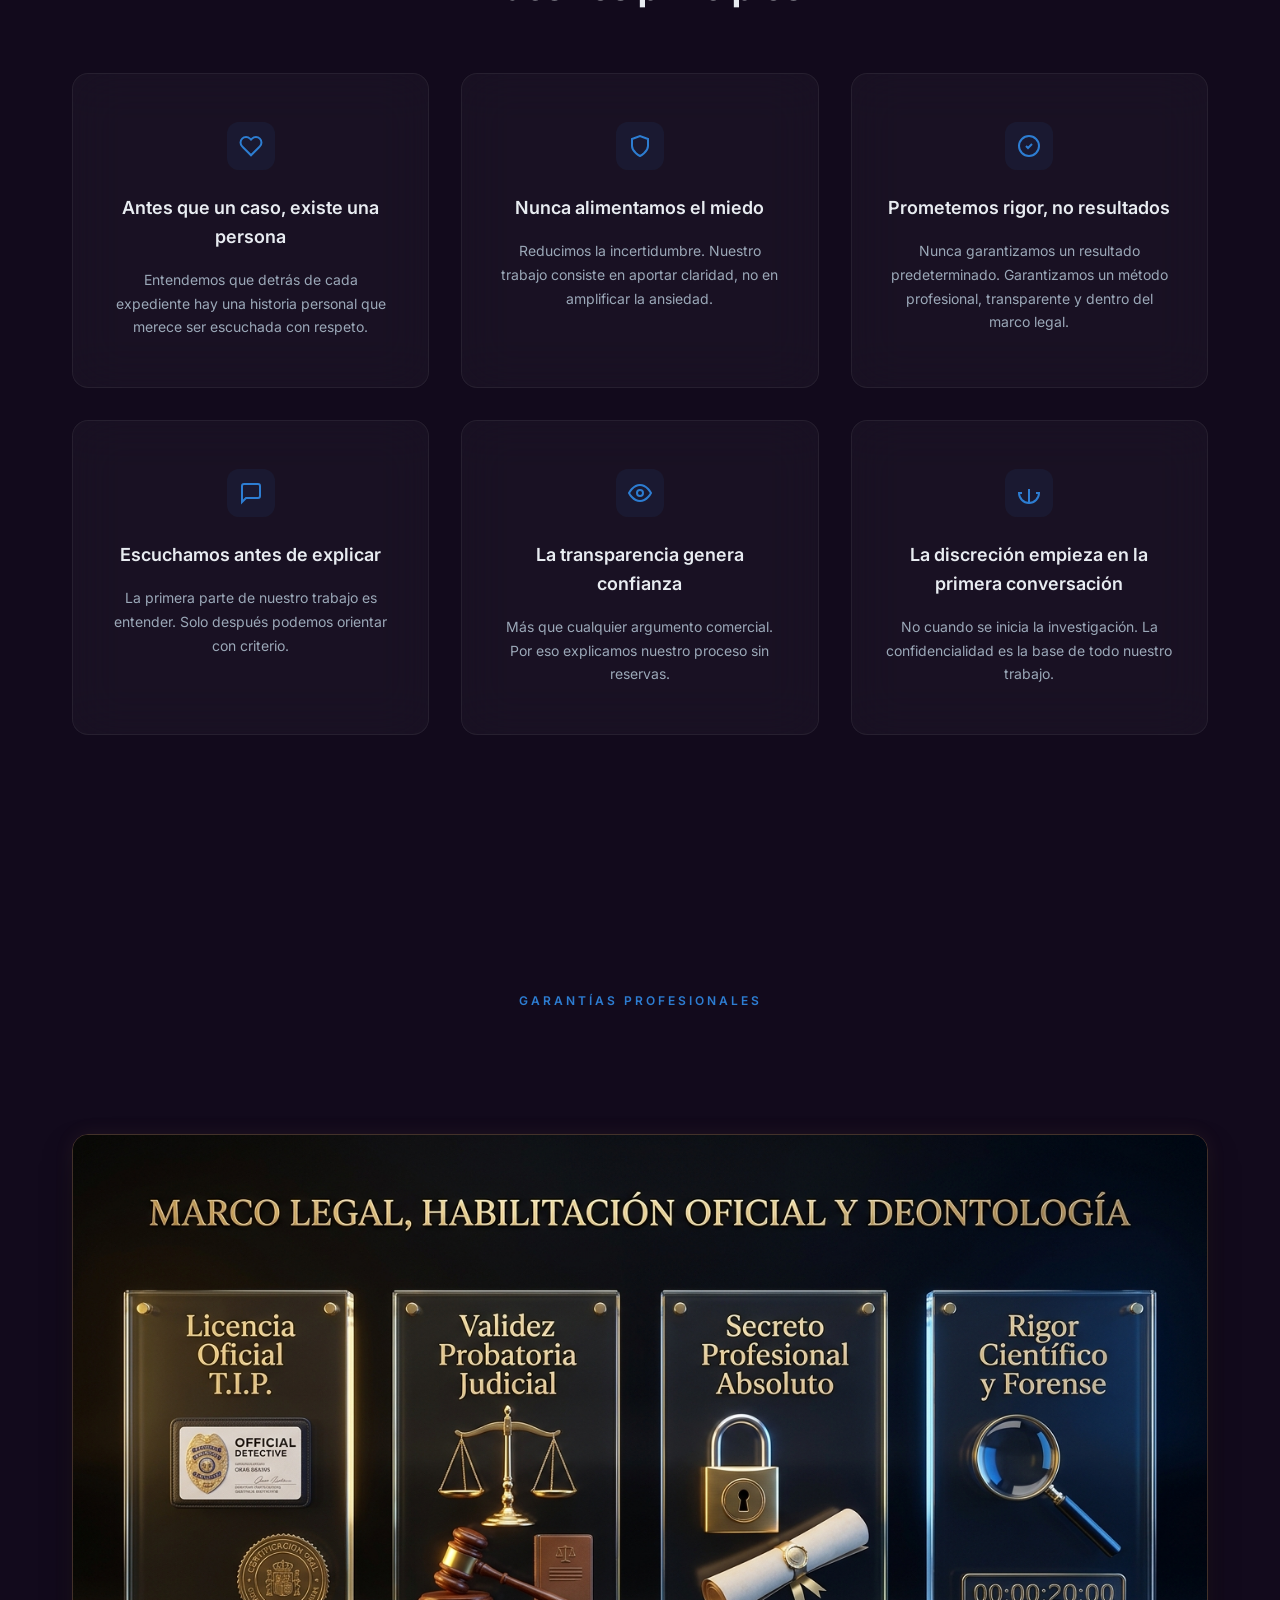
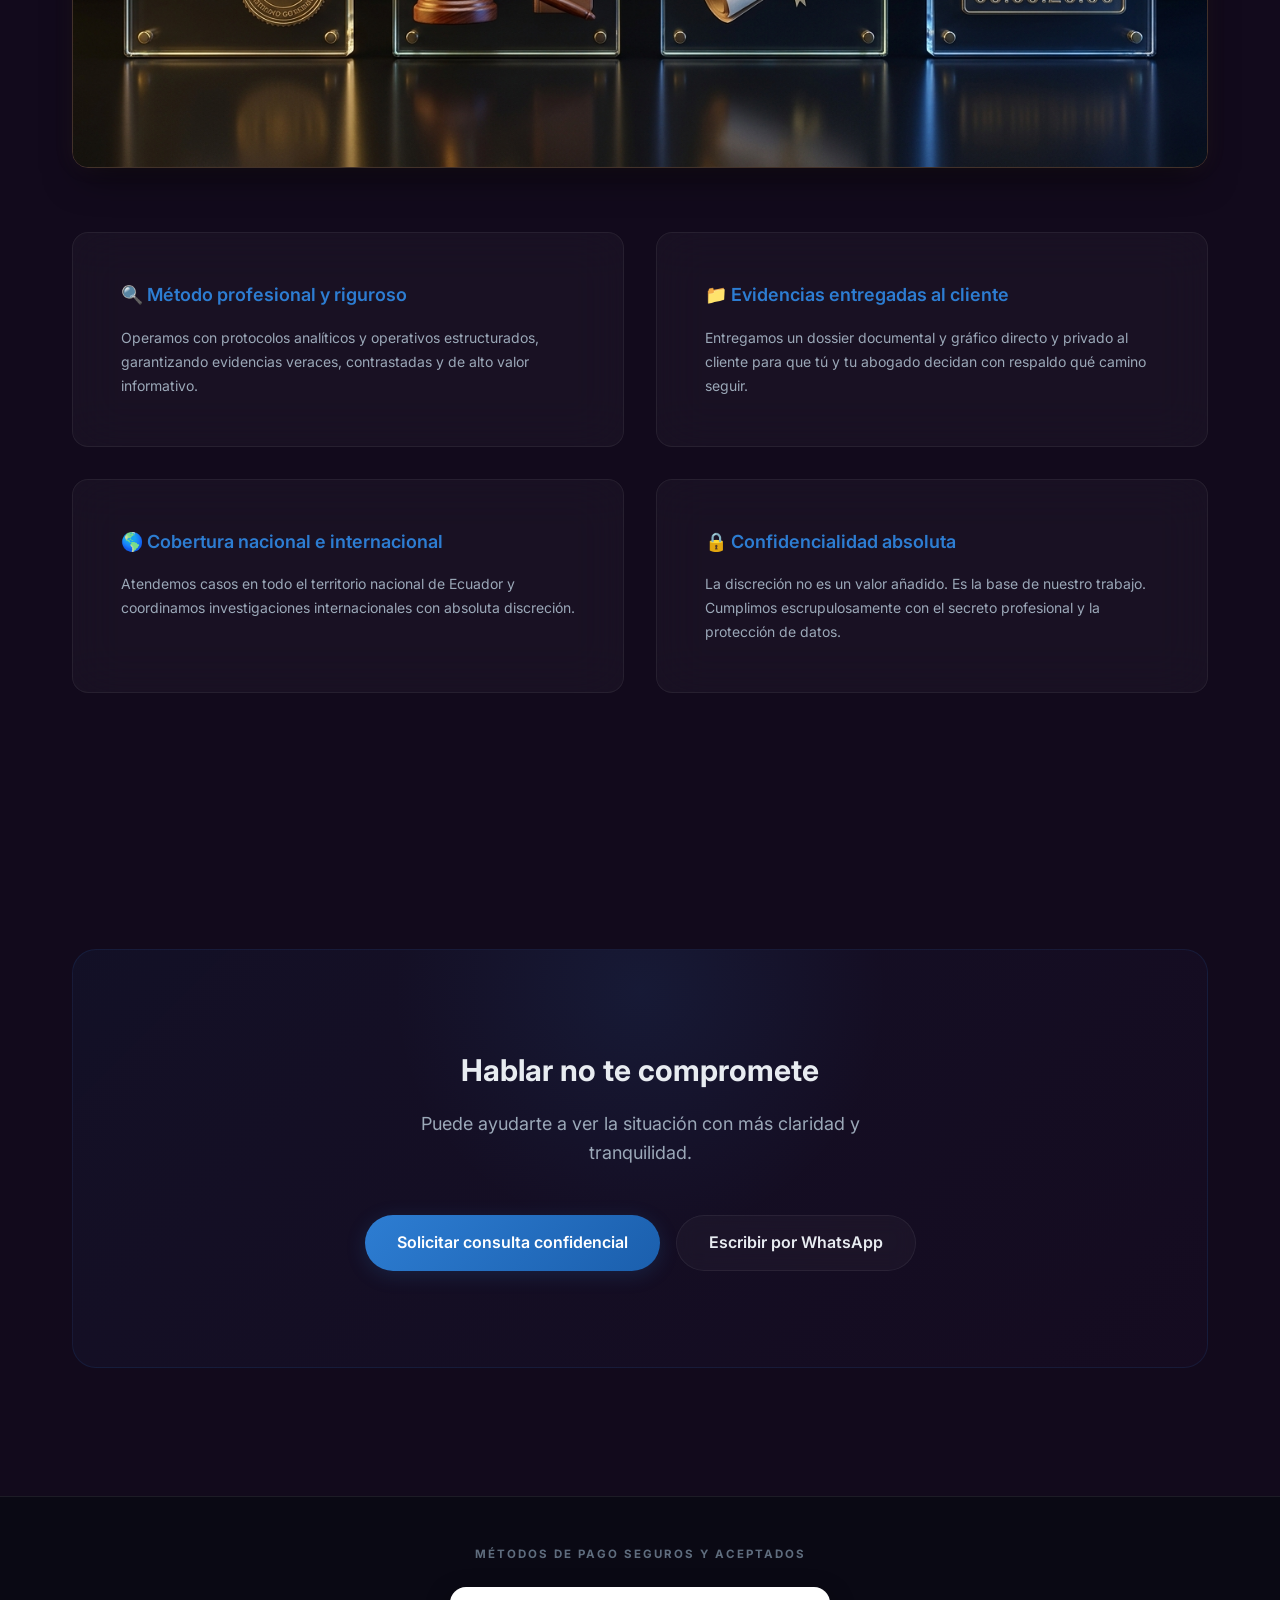
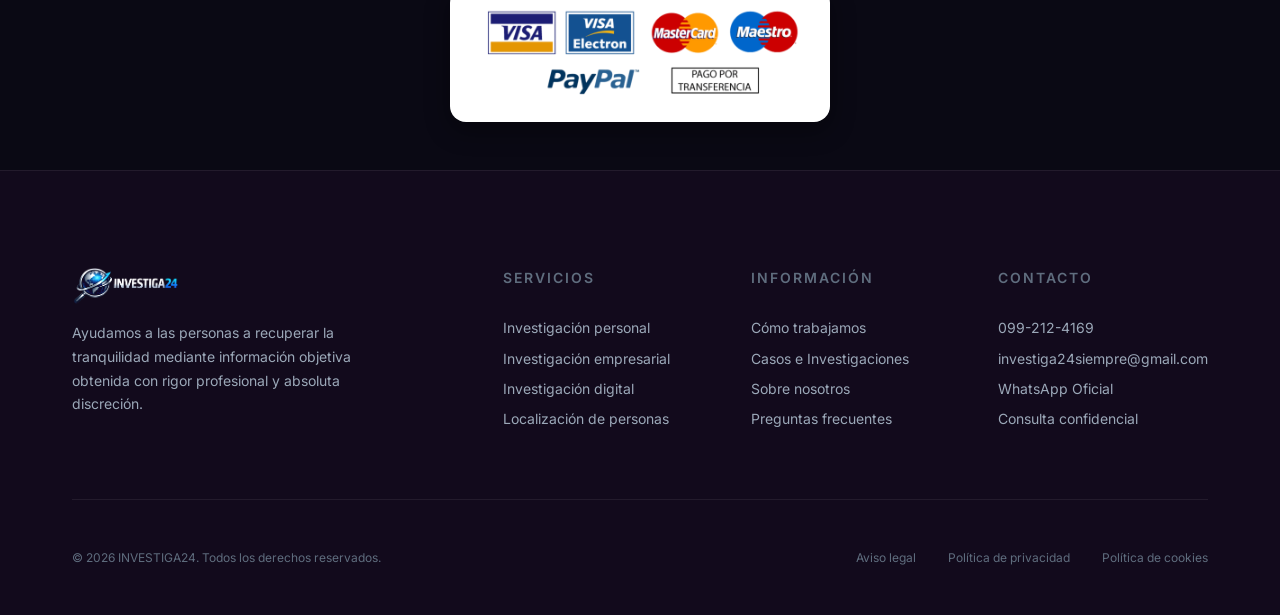
<file: web/sobre-nosotros.html>
<!DOCTYPE html>
<html lang="es">
<head>
  <meta charset="UTF-8">
  <meta name="viewport" content="width=device-width, initial-scale=1.0">
  <title>Sobre Nosotros — INVESTIGA24 | Quiénes Somos</title>
  <meta name="description" content="Conoce al equipo de INVESTIGA24. Detectives privados habilitados con experiencia, vocación de servicio y un compromiso con la transparencia y la discreción.">
  <link rel="canonical" href="https://investiga24.com/sobre-nosotros.html">
  <link rel="stylesheet" href="css/style.css?v=3.3">
  <link rel="icon" type="image/svg+xml" href="favicon.svg?v=3.3">
</head>
<body>

  <nav class="nav" id="navbar">
    <div class="nav-inner">
      <a href="index.html" class="nav-logo"><img src="img/logo-investiga24.png" alt="INVESTIGA24"></a>
      <div class="nav-links" id="navLinks">
        <a href="index.html" class="nav-link">Inicio</a>
        <a href="servicios.html" class="nav-link">Servicios</a>
        <a href="como-trabajamos.html" class="nav-link">Cómo Trabajamos</a>
        <a href="investigaciones.html" class="nav-link">Investigaciones</a>
        <a href="sobre-nosotros.html" class="nav-link active">Sobre Nosotros</a>
        <a href="consulta.html" class="btn btn-primary nav-cta">Consulta Confidencial</a>
      </div>
      <button class="nav-mobile-toggle" id="navToggle" aria-label="Abrir menú"><span></span><span></span><span></span></button>
    </div>
  </nav>

  <!-- Hero Cinemático Visual (Idéntico a Inicio) -->
  <section class="hero subpage-hero">
    <div class="hero-bg hero-bg-sobre-nosotros"></div>
    <div class="container">
      <div class="hero-content">
        <span class="section-label fade-in">Sobre Nosotros</span>
        <h1 class="hero-title fade-in">
          No somos una agencia más.<br>
          Somos la <span class="text-gradient">certeza</span> que necesitas.
        </h1>
        <p class="hero-subtitle fade-in">
          Ayudamos a las personas a recuperar la tranquilidad y la capacidad de decidir. Con rigor pericial, empatía humana y absoluta discreción        <div class="hero-actions fade-in">
          <a href="consulta.html" class="btn btn-primary btn-lg">Cuéntanos tu situación</a>
          <a href="https://wa.me/593992124169" class="btn btn-secondary btn-lg" target="_blank" rel="noopener">Hablar con un detective</a>
        </div>
      </div>
    </div>
  </section>

  <!-- Manifesto -->
  <section class="section manifesto" style="padding: var(--space-4xl) 0;">
    <div class="container text-center" style="max-width: 900px;">
      <span class="section-label fade-in">Nuestra Razón de Ser</span>
      <h2 class="section-title fade-in" style="margin-bottom: var(--space-2xl);">Manifiesto de Compromiso Ético y Humano</h2>
      <blockquote class="manifesto-text fade-in" style="margin: 0 auto; text-align: left; font-size: 1.1rem; line-height: 1.85;">
        En INVESTIGA24 creemos que <strong>la incertidumbre puede llegar a ser tan desgastante como la propia verdad</strong>. Por eso nuestro trabajo no consiste en confirmar sospechas ni en alimentar el conflicto. Consiste en aportar información objetiva para que cada persona pueda tomar decisiones con serenidad.<br><br>
        Cada investigación comienza escuchando, continúa con un método riguroso y se desarrolla con absoluta discreción, dentro del marco legal vigente y entregando evidencias contrastadas directamente a ti. Nuestro equipo reúne experiencia en investigación y <strong>una profunda vocación de servicio</strong>, porque entendemos que antes de existir un expediente existe una historia personal. No medimos nuestro éxito por el número de investigaciones realizadas, sino por <strong>la confianza que ayudamos a recuperar</strong>.
      </blockquote>
    </div>
  </section>

  <!-- Values -->
  <section class="section">
    <div class="container text-center">
      <span class="section-label fade-in">Lo que nos guía</span>
      <h2 class="section-title fade-in">Nuestros principios</h2>
      <div class="understanding-grid" style="margin-top: var(--space-3xl);">
        <div class="glass-card understanding-card fade-in">
          <div class="card-icon"><svg width="24" height="24" viewBox="0 0 24 24" fill="none" stroke="currentColor" stroke-width="2"><path d="M20.84 4.61a5.5 5.5 0 00-7.78 0L12 5.67l-1.06-1.06a5.5 5.5 0 00-7.78 7.78l1.06 1.06L12 21.23l7.78-7.78 1.06-1.06a5.5 5.5 0 000-7.78z"/></svg></div>
          <h3>Antes que un caso, existe una persona</h3>
          <p>Entendemos que detrás de cada expediente hay una historia personal que merece ser escuchada con respeto.</p>
        </div>
        <div class="glass-card understanding-card fade-in">
          <div class="card-icon"><svg width="24" height="24" viewBox="0 0 24 24" fill="none" stroke="currentColor" stroke-width="2"><path d="M12 22s8-4 8-10V5l-8-3-8 3v7c0 6 8 10 8 10z"/></svg></div>
          <h3>Nunca alimentamos el miedo</h3>
          <p>Reducimos la incertidumbre. Nuestro trabajo consiste en aportar claridad, no en amplificar la ansiedad.</p>
        </div>
        <div class="glass-card understanding-card fade-in">
          <div class="card-icon"><svg width="24" height="24" viewBox="0 0 24 24" fill="none" stroke="currentColor" stroke-width="2"><circle cx="12" cy="12" r="10"/><path d="M9 12l2 2 4-4"/></svg></div>
          <h3>Prometemos rigor, no resultados</h3>
          <p>Nunca garantizamos un resultado predeterminado. Garantizamos un método profesional, transparente y dentro del marco legal.</p>
        </div>
        <div class="glass-card understanding-card fade-in">
          <div class="card-icon"><svg width="24" height="24" viewBox="0 0 24 24" fill="none" stroke="currentColor" stroke-width="2"><path d="M21 15a2 2 0 01-2 2H7l-4 4V5a2 2 0 012-2h14a2 2 0 012 2z"/></svg></div>
          <h3>Escuchamos antes de explicar</h3>
          <p>La primera parte de nuestro trabajo es entender. Solo después podemos orientar con criterio.</p>
        </div>
        <div class="glass-card understanding-card fade-in">
          <div class="card-icon"><svg width="24" height="24" viewBox="0 0 24 24" fill="none" stroke="currentColor" stroke-width="2"><path d="M1 12s4-8 11-8 11 8 11 8-4 8-11 8-11-8-11-8z"/><circle cx="12" cy="12" r="3"/></svg></div>
          <h3>La transparencia genera confianza</h3>
          <p>Más que cualquier argumento comercial. Por eso explicamos nuestro proceso sin reservas.</p>
        </div>
        <div class="glass-card understanding-card fade-in">
          <div class="card-icon"><svg width="24" height="24" viewBox="0 0 24 24" fill="none" stroke="currentColor" stroke-width="2"><path d="M12 22V8M5 12H2a10 10 0 0020 0h-3"/></svg></div>
          <h3>La discreción empieza en la primera conversación</h3>
          <p>No cuando se inicia la investigación. La confidencialidad es la base de todo nuestro trabajo.</p>
        </div>
      </div>
    </div>
  </section>

  <!-- Trust Signals -->
  <section class="section">
    <div class="container">
      <div class="text-center" style="margin-bottom: var(--space-3xl);">
        <span class="section-label fade-in">Garantías profesionales</span>
        <h2 class="section-title fade-in">¿Por qué confiar en INVESTIGA24?</h2>
      </div>

      <!-- Infografía Garantías Profesionales y Marco Legal -->
      <div class="fade-in" style="margin-bottom: var(--space-3xl); text-align: center;">
        <img src="img/infografia-garantia-legal.jpg" alt="Marco Legal, Evidencias Objetivas y Deontología - INVESTIGA24" class="img-showcase" loading="lazy">
      </div>

      <div class="services-grid">
        <div class="glass-card fade-in" style="padding: var(--space-2xl);">
          <h3 style="font-size: var(--font-size-lg); font-weight: 600; margin-bottom: var(--space-md); color: var(--color-accent);">🔍 Método profesional y riguroso</h3>
          <p style="font-size: var(--font-size-sm); color: var(--color-text-secondary); line-height: 1.7;">Operamos con protocolos analíticos y operativos estructurados, garantizando evidencias veraces, contrastadas y de alto valor informativo.</p>
        </div>
        <div class="glass-card fade-in" style="padding: var(--space-2xl);">
          <h3 style="font-size: var(--font-size-lg); font-weight: 600; margin-bottom: var(--space-md); color: var(--color-accent);">📁 Evidencias entregadas al cliente</h3>
          <p style="font-size: var(--font-size-sm); color: var(--color-text-secondary); line-height: 1.7;">Entregamos un dossier documental y gráfico directo y privado al cliente para que tú y tu abogado decidan con respaldo qué camino seguir.</p>
        </div>
        <div class="glass-card fade-in" style="padding: var(--space-2xl);">
          <h3 style="font-size: var(--font-size-lg); font-weight: 600; margin-bottom: var(--space-md); color: var(--color-accent);">🌎 Cobertura nacional e internacional</h3>
          <p style="font-size: var(--font-size-sm); color: var(--color-text-secondary); line-height: 1.7;">Atendemos casos en todo el territorio nacional de Ecuador y coordinamos investigaciones internacionales con absoluta discreción.</p>
        </div>
        <div class="glass-card fade-in" style="padding: var(--space-2xl);">
          <h3 style="font-size: var(--font-size-lg); font-weight: 600; margin-bottom: var(--space-md); color: var(--color-accent);">🔒 Confidencialidad absoluta</h3>
          <p style="font-size: var(--font-size-sm); color: var(--color-text-secondary); line-height: 1.7;">La discreción no es un valor añadido. Es la base de nuestro trabajo. Cumplimos escrupulosamente con el secreto profesional y la protección de datos.</p>
        </div>
      </div>
    </div>
  </section>

  <!-- CTA -->
  <section class="section cta-section">
    <div class="container">
      <div class="cta-box fade-in">
        <h2>Hablar no te compromete</h2>
        <p>Puede ayudarte a ver la situación con más claridad y tranquilidad.</p>
        <div class="cta-actions">
          <a href="consulta.html" class="btn btn-primary">Solicitar consulta confidencial</a>
          <a href="https://wa.me/593992124169" class="btn btn-secondary" target="_blank" rel="noopener">Escribir por WhatsApp</a>
        </div>
      </div>
    </div>
  </section>

  <!-- Métodos de Pago Flexibles y Seguros -->
  <section class="payment-section">
    <div class="container">
      <div class="payment-title">Métodos de Pago Seguros y Aceptados</div>
      <div class="payment-banner-box">
        <img src="img/metodos-pago.png" alt="Métodos de Pago: Visa, MasterCard, Maestro, PayPal, Transferencia" class="payment-img" loading="lazy">
      </div>
    </div>
  </section>

  <footer class="footer">
    <div class="container">
      <div class="footer-grid">
        <div class="footer-brand">
          <a href="index.html" class="nav-logo"><img src="img/logo-investiga24.png" alt="INVESTIGA24"></a>
          <p>Ayudamos a las personas a recuperar la tranquilidad mediante información objetiva obtenida con rigor profesional y absoluta discreción.</p>
        </div>
        <div class="footer-col">
          <h4>Servicios</h4>
          <a href="servicios.html#personal">Investigación personal</a>
          <a href="servicios.html#empresarial">Investigación empresarial</a>
          <a href="servicios.html#digital">Investigación digital</a>
          <a href="servicios.html#localizacion">Localización de personas</a>
        </div>
        <div class="footer-col">
          <h4>Información</h4>
          <a href="como-trabajamos.html">Cómo trabajamos</a>
          <a href="investigaciones.html">Casos e Investigaciones</a>
          <a href="sobre-nosotros.html">Sobre nosotros</a>
          <a href="index.html#faq">Preguntas frecuentes</a>
        </div>
        <div class="footer-col">
          <h4>Contacto</h4>
          <a href="tel:+593992124169">099-212-4169</a>
          <a href="mailto:investiga24siempre@gmail.com">investiga24siempre@gmail.com</a>
          <a href="https://wa.me/593992124169" target="_blank" rel="noopener">WhatsApp Oficial</a>
          <a href="consulta.html">Consulta confidencial</a>
        </div>
      </div>
      <div class="footer-bottom">
        <p>&copy; 2026 INVESTIGA24. Todos los derechos reservados.</p>
        <div class="footer-legal">
          <a href="aviso-legal.html">Aviso legal</a>
          <a href="privacidad.html">Política de privacidad</a>
          <a href="cookies.html">Política de cookies</a>
        </div>
      </div>
    </div>
  </footer>

  <script src="js/main.js?v=3.3"></script>
</body>
</html>
</file>
<file: web/css/style.css>
/* ============================================
   INVESTIGA24 — Design System
   "Transformamos incertidumbre en certeza"
   Palette aligned with brand logo
   ============================================ */

/* --- Google Fonts --- */
@import url('https://fonts.googleapis.com/css2?family=Inter:wght@300;400;500;600;700;800&display=swap');

/* --- Design Tokens --- */
:root {
  /* Primary palette — Logo purple-navy */
  --color-bg: #120a1c;
  --color-bg-elevated: #1a1028;
  --color-bg-card: rgba(26, 16, 40, 0.7);
  --color-bg-glass: rgba(26, 16, 40, 0.45);
  --color-surface: #221538;
  --color-surface-hover: #2e1f4a;
  --color-border: rgba(255, 255, 255, 0.07);
  --color-border-hover: rgba(255, 255, 255, 0.14);

  /* Text — Chrome/silver to match logo metallic */
  --color-text-primary: #e8ecf1;
  --color-text-secondary: #9ba8b8;
  --color-text-muted: #5f6d7e;

  /* Accent — Logo blue (the "24" color) */
  --color-accent: #2d7dd2;
  --color-accent-hover: #3a8ee3;
  --color-accent-glow: rgba(45, 125, 210, 0.18);
  --color-accent-subtle: rgba(45, 125, 210, 0.08);

  /* Chrome/silver for highlights */
  --color-chrome: #b0bec5;
  --color-chrome-subtle: rgba(176, 190, 197, 0.08);

  /* Trust blue — logo globe */
  --color-trust: #1b4f8a;
  --color-trust-subtle: rgba(27, 79, 138, 0.12);

  /* Serenity — confirmation green */
  --color-serenity: #22c997;
  --color-serenity-subtle: rgba(34, 201, 151, 0.1);

  /* Glassmorphism — purple tint */
  --glass-bg: rgba(255, 255, 255, 0.03);
  --glass-border: rgba(255, 255, 255, 0.06);
  --glass-blur: 24px;

  /* Typography */
  --font-family: 'Inter', -apple-system, BlinkMacSystemFont, 'Segoe UI', sans-serif;
  --font-size-xs: 0.75rem;
  --font-size-sm: 0.875rem;
  --font-size-base: 1rem;
  --font-size-lg: 1.125rem;
  --font-size-xl: 1.25rem;
  --font-size-2xl: 1.5rem;
  --font-size-3xl: 1.875rem;
  --font-size-4xl: 2.25rem;
  --font-size-5xl: 3rem;
  --font-size-6xl: 3.75rem;

  /* Spacing */
  --space-xs: 0.25rem;
  --space-sm: 0.5rem;
  --space-md: 1rem;
  --space-lg: 1.5rem;
  --space-xl: 2rem;
  --space-2xl: 3rem;
  --space-3xl: 4rem;
  --space-4xl: 6rem;
  --space-5xl: 8rem;

  /* Borders */
  --radius-sm: 8px;
  --radius-md: 12px;
  --radius-lg: 16px;
  --radius-xl: 24px;
  --radius-full: 9999px;

  /* Shadows — purple-tinted */
  --shadow-sm: 0 1px 2px rgba(10, 5, 20, 0.4);
  --shadow-md: 0 4px 12px rgba(10, 5, 20, 0.5);
  --shadow-lg: 0 8px 32px rgba(10, 5, 20, 0.6);
  --shadow-glow: 0 0 40px var(--color-accent-glow);

  /* Transitions */
  --transition-fast: 150ms ease;
  --transition-base: 250ms ease;
  --transition-slow: 400ms ease;
  --transition-spring: 500ms cubic-bezier(0.34, 1.56, 0.64, 1);

  /* Layout */
  --max-width: 1200px;
  --nav-height: 72px;
}

/* --- Reset --- */
*,
*::before,
*::after {
  margin: 0;
  padding: 0;
  box-sizing: border-box;
}

html {
  scroll-behavior: smooth;
  -webkit-font-smoothing: antialiased;
  -moz-osx-font-smoothing: grayscale;
}

body {
  font-family: var(--font-family);
  font-size: var(--font-size-base);
  line-height: 1.6;
  color: var(--color-text-primary);
  background-color: var(--color-bg);
  overflow-x: hidden;
}

a {
  color: inherit;
  text-decoration: none;
}

img {
  max-width: 100%;
  height: auto;
  display: block;
}

ul, ol {
  list-style: none;
}

button {
  font-family: inherit;
  cursor: pointer;
  border: none;
  background: none;
}

/* --- Utility Classes --- */
.container {
  width: 100%;
  max-width: var(--max-width);
  margin: 0 auto;
  padding: 0 var(--space-xl);
}

.section {
  padding: var(--space-5xl) 0;
  position: relative;
}

.section-label {
  font-size: var(--font-size-xs);
  font-weight: 600;
  text-transform: uppercase;
  letter-spacing: 3px;
  color: var(--color-accent);
  margin-bottom: var(--space-md);
  display: block;
}

.section-title {
  font-size: var(--font-size-4xl);
  font-weight: 700;
  line-height: 1.2;
  margin-bottom: var(--space-lg);
  color: var(--color-text-primary);
}

.section-subtitle {
  font-size: var(--font-size-lg);
  color: var(--color-text-secondary);
  max-width: 640px;
  line-height: 1.7;
}

.text-center {
  text-align: center;
}

.text-center .section-subtitle {
  margin-left: auto;
  margin-right: auto;
}

.sr-only {
  position: absolute;
  width: 1px;
  height: 1px;
  overflow: hidden;
  clip: rect(0, 0, 0, 0);
  white-space: nowrap;
  border: 0;
}

/* --- Glass Card --- */
.glass-card {
  background: var(--glass-bg);
  backdrop-filter: blur(var(--glass-blur));
  -webkit-backdrop-filter: blur(var(--glass-blur));
  border: 1px solid var(--glass-border);
  border-radius: var(--radius-lg);
  padding: var(--space-2xl);
  transition: all var(--transition-base);
}

.glass-card:hover {
  border-color: var(--color-border-hover);
  background: rgba(255, 255, 255, 0.06);
  transform: translateY(-2px);
}

/* --- Buttons --- */
.btn {
  display: inline-flex;
  align-items: center;
  justify-content: center;
  gap: var(--space-sm);
  padding: 14px 32px;
  font-size: var(--font-size-base);
  font-weight: 600;
  border-radius: var(--radius-full);
  transition: all var(--transition-base);
  position: relative;
  overflow: hidden;
  white-space: nowrap;
}

.btn-primary {
  background: linear-gradient(135deg, var(--color-accent), #1b5fad);
  color: #fff;
  box-shadow: 0 4px 20px var(--color-accent-glow);
}

.btn-primary:hover {
  transform: translateY(-2px);
  box-shadow: 0 8px 32px rgba(45, 125, 210, 0.35);
}

.btn-secondary {
  background: var(--glass-bg);
  color: var(--color-text-primary);
  border: 1px solid var(--glass-border);
  backdrop-filter: blur(10px);
}

.btn-secondary:hover {
  background: rgba(255, 255, 255, 0.08);
  border-color: var(--color-border-hover);
  transform: translateY(-2px);
}

.btn-icon {
  width: 20px;
  height: 20px;
}

/* --- Navigation --- */
.nav {
  position: fixed;
  top: 0;
  left: 0;
  right: 0;
  height: var(--nav-height);
  z-index: 1000;
  transition: all var(--transition-base);
}

.nav.scrolled {
  background: rgba(18, 10, 28, 0.92);
  backdrop-filter: blur(24px);
  -webkit-backdrop-filter: blur(24px);
  border-bottom: 1px solid var(--color-border);
}

.nav-inner {
  display: flex;
  align-items: center;
  justify-content: space-between;
  height: 100%;
  max-width: var(--max-width);
  margin: 0 auto;
  padding: 0 var(--space-xl);
}

.nav-logo {
  font-size: var(--font-size-xl);
  font-weight: 800;
  letter-spacing: -0.5px;
  color: var(--color-text-primary);
  display: flex;
  align-items: center;
  gap: var(--space-sm);
}

.nav-logo img {
  height: 38px;
  width: auto;
  mix-blend-mode: lighten;
  filter: brightness(1.15) contrast(1.1);
  transition: opacity var(--transition-base);
}

.nav-logo:hover img {
  opacity: 0.85;
}

.nav-logo span {
  color: var(--color-accent);
  font-weight: 800;
}

.nav-links {
  display: flex;
  align-items: center;
  gap: var(--space-2xl);
}

.nav-link {
  font-size: var(--font-size-sm);
  font-weight: 500;
  color: var(--color-text-secondary);
  transition: color var(--transition-fast);
  position: relative;
}

.nav-link:hover,
.nav-link.active {
  color: var(--color-text-primary);
}

.nav-link::after {
  content: '';
  position: absolute;
  bottom: -4px;
  left: 0;
  width: 0;
  height: 2px;
  background: var(--color-accent);
  border-radius: 1px;
  transition: width var(--transition-base);
}

.nav-link:hover::after,
.nav-link.active::after {
  width: 100%;
}

.nav-cta {
  padding: 10px 24px;
  font-size: var(--font-size-sm);
}

.nav-mobile-toggle {
  display: none;
  flex-direction: column;
  gap: 5px;
  padding: 8px;
  cursor: pointer;
}

.nav-mobile-toggle span {
  display: block;
  width: 22px;
  height: 2px;
  background: var(--color-text-primary);
  border-radius: 2px;
  transition: all var(--transition-base);
}

/* --- Hero Section --- */
.hero {
  min-height: 100vh;
  display: flex;
  align-items: center;
  padding-top: var(--nav-height);
  position: relative;
  overflow: hidden;
}

.hero-bg {
  position: absolute;
  inset: 0;
  z-index: -1;
  background-image: linear-gradient(to right, rgba(18, 10, 28, 0.9) 20%, rgba(18, 10, 28, 0.4) 100%), url('../img/hero-bg.png');
  background-size: cover;
  background-position: center;
}

.hero-bg::before {
  content: '';
  position: absolute;
  top: -50%;
  right: -20%;
  width: 900px;
  height: 900px;
  background: radial-gradient(circle, rgba(45, 125, 210, 0.08) 0%, rgba(27, 79, 138, 0.03) 40%, transparent 70%);
  border-radius: 50%;
  animation: heroGlow 8s ease-in-out infinite alternate;
}

.hero-bg::after {
  content: '';
  position: absolute;
  bottom: -30%;
  left: -10%;
  width: 700px;
  height: 700px;
  background: radial-gradient(circle, rgba(100, 60, 160, 0.06) 0%, transparent 70%);
  border-radius: 50%;
  animation: heroGlow 10s ease-in-out infinite alternate-reverse;
}

@keyframes heroGlow {
  0% { transform: scale(1) translate(0, 0); opacity: 0.5; }
  100% { transform: scale(1.15) translate(20px, -20px); opacity: 1; }
}

.hero-content {
  max-width: 760px;
  position: relative;
  z-index: 1;
}

/* --- Subpage Cinematic Hero (Identical to Homepage Hero) --- */
.subpage-hero {
  min-height: 55vh;
  display: flex;
  align-items: center;
  padding-top: calc(var(--nav-height) + var(--space-3xl));
  padding-bottom: var(--space-4xl);
  position: relative;
  overflow: hidden;
  border-bottom: 1px solid rgba(212, 168, 83, 0.2);
}

.subpage-hero .hero-content {
  max-width: 820px;
}

.subpage-hero .hero-title {
  font-size: clamp(2.3rem, 4.5vw, 3.8rem);
  font-weight: 800;
  line-height: 1.15;
  color: #ffffff;
  margin-bottom: var(--space-lg);
  letter-spacing: -0.02em;
}

.subpage-hero .hero-subtitle {
  font-size: clamp(1.05rem, 1.8vw, 1.25rem);
  color: #cbd5e1;
  line-height: 1.7;
  margin-bottom: var(--space-2xl);
  max-width: 720px;
}

/* --- Route-Specific Hero Backgrounds (Photographic & Zero Text) --- */
.hero-bg-servicios {
  background-image: 
    linear-gradient(to right, rgba(8, 12, 22, 0.82) 0%, rgba(8, 12, 22, 0.35) 55%, rgba(8, 12, 22, 0.7) 100%),
    linear-gradient(to bottom, rgba(8, 12, 22, 0.3) 0%, rgba(8, 12, 22, 0.9) 100%),
    url('../img/hero-servicios.jpg') !important;
  background-size: cover !important;
  background-position: center 30% !important;
}

.hero-bg-como-trabajamos {
  background-image: 
    linear-gradient(to right, rgba(8, 12, 22, 0.82) 0%, rgba(8, 12, 22, 0.35) 55%, rgba(8, 12, 22, 0.7) 100%),
    linear-gradient(to bottom, rgba(8, 12, 22, 0.3) 0%, rgba(8, 12, 22, 0.9) 100%),
    url('../img/hero-como-trabajamos.jpg') !important;
  background-size: cover !important;
  background-position: center 40% !important;
}

.hero-bg-investigaciones {
  background-image: 
    linear-gradient(to right, rgba(8, 12, 22, 0.82) 0%, rgba(8, 12, 22, 0.35) 55%, rgba(8, 12, 22, 0.7) 100%),
    linear-gradient(to bottom, rgba(8, 12, 22, 0.3) 0%, rgba(8, 12, 22, 0.9) 100%),
    url('../img/hero-como-trabajamos.jpg') !important;
  background-size: cover !important;
  background-position: center 45% !important;
}

.hero-bg-sobre-nosotros {
  background-image: 
    linear-gradient(to right, rgba(8, 12, 22, 0.82) 0%, rgba(8, 12, 22, 0.35) 55%, rgba(8, 12, 22, 0.7) 100%),
    linear-gradient(to bottom, rgba(8, 12, 22, 0.3) 0%, rgba(8, 12, 22, 0.9) 100%),
    url('../img/hero-bg.png') !important;
  background-size: cover !important;
  background-position: center 25% !important;
}

/* --- Image Placeholders --- */
.img-placeholder {
  width: 100%;
  min-height: 400px;
  background: linear-gradient(145deg, #1b1230, #0f1a2e);
  border: 2px dashed rgba(45, 125, 210, 0.25);
  border-radius: var(--radius-xl);
  display: flex;
  flex-direction: column;
  align-items: center;
  justify-content: center;
  gap: 10px;
  color: var(--color-text-muted);
  font-size: var(--font-size-xs);
  padding: var(--space-xl);
  position: relative;
  overflow: hidden;
}

.img-placeholder::before {
  content: '';
  position: absolute;
  inset: 0;
  background: radial-gradient(ellipse at 30% 40%, rgba(45, 125, 210, 0.06), transparent 60%);
  pointer-events: none;
}

.img-placeholder svg { color: var(--color-accent); opacity: 0.5; }
.img-placeholder-id { color: var(--color-accent); font-weight: 700; font-size: var(--font-size-sm); letter-spacing: 1px; }
.img-placeholder-size { color: var(--color-text-muted); }
.img-placeholder-desc { color: var(--color-text-muted); font-style: italic; text-align: center; max-width: 240px; line-height: 1.5; }

.hero-badge {
  display: inline-flex;
  align-items: center;
  gap: var(--space-sm);
  padding: 8px 16px;
  background: var(--color-accent-subtle);
  border: 1px solid rgba(45, 125, 210, 0.2);
  border-radius: var(--radius-full);
  font-size: var(--font-size-xs);
  font-weight: 600;
  color: var(--color-accent);
  text-transform: uppercase;
  letter-spacing: 2px;
  margin-bottom: var(--space-2xl);
}

.hero-badge-dot {
  width: 6px;
  height: 6px;
  background: var(--color-accent);
  border-radius: 50%;
  animation: pulse 2s ease-in-out infinite;
}

@keyframes pulse {
  0%, 100% { opacity: 1; }
  50% { opacity: 0.4; }
}

.hero h1 {
  font-size: clamp(2.5rem, 5vw, var(--font-size-6xl));
  font-weight: 800;
  line-height: 1.1;
  letter-spacing: -1.5px;
  margin-bottom: var(--space-xl);
}

.hero h1 .highlight {
  background: linear-gradient(135deg, var(--color-accent), #5ba3e6);
  -webkit-background-clip: text;
  -webkit-text-fill-color: transparent;
  background-clip: text;
}

.hero-subtitle {
  font-size: var(--font-size-lg);
  color: var(--color-text-secondary);
  line-height: 1.8;
  margin-bottom: var(--space-2xl);
  max-width: 580px;
}

.hero-actions {
  display: flex;
  gap: var(--space-md);
  flex-wrap: wrap;
  margin-bottom: var(--space-3xl);
}

/* --- Trust Bar --- */
.trust-bar {
  display: flex;
  gap: var(--space-2xl);
  flex-wrap: wrap;
}

.trust-item {
  display: flex;
  align-items: center;
  gap: var(--space-sm);
  font-size: var(--font-size-sm);
  color: var(--color-text-secondary);
}

.trust-icon {
  width: 18px;
  height: 18px;
  color: var(--color-serenity);
  flex-shrink: 0;
}

/* --- Understanding Section --- */
.understanding-grid {
  display: grid;
  grid-template-columns: repeat(3, 1fr);
  gap: var(--space-xl);
  margin-top: var(--space-3xl);
}

.understanding-card {
  text-align: center;
  padding: var(--space-2xl) var(--space-xl);
}

.understanding-card .card-icon {
  width: 48px;
  height: 48px;
  margin: 0 auto var(--space-lg);
  display: flex;
  align-items: center;
  justify-content: center;
  background: var(--color-accent-subtle);
  border-radius: var(--radius-md);
  color: var(--color-accent);
}

.understanding-card h3 {
  font-size: var(--font-size-lg);
  font-weight: 600;
  margin-bottom: var(--space-md);
}

.understanding-card p {
  font-size: var(--font-size-sm);
  color: var(--color-text-secondary);
  line-height: 1.7;
}

/* --- Process Section --- */
.process-steps {
  display: grid;
  grid-template-columns: repeat(5, 1fr);
  gap: var(--space-lg);
  margin-top: var(--space-3xl);
  position: relative;
}

.process-steps::before {
  content: '';
  position: absolute;
  top: 32px;
  left: 10%;
  right: 10%;
  height: 2px;
  background: linear-gradient(90deg, transparent, var(--color-accent), transparent);
  z-index: 0;
}

.process-step {
  text-align: center;
  position: relative;
  z-index: 1;
}

.step-number {
  width: 64px;
  height: 64px;
  margin: 0 auto var(--space-lg);
  display: flex;
  align-items: center;
  justify-content: center;
  background: var(--color-bg);
  border: 2px solid var(--color-accent);
  border-radius: 50%;
  font-size: var(--font-size-lg);
  font-weight: 700;
  color: var(--color-accent);
}

.process-step h3 {
  font-size: var(--font-size-base);
  font-weight: 600;
  margin-bottom: var(--space-sm);
}

.process-step p {
  font-size: var(--font-size-sm);
  color: var(--color-text-secondary);
  line-height: 1.6;
}

/* --- Services Preview with Visuals --- */
.services-grid {
  display: grid;
  grid-template-columns: repeat(2, 1fr);
  gap: var(--space-xl);
  margin-top: var(--space-3xl);
}

@media (max-width: 768px) {
  .services-grid {
    grid-template-columns: 1fr;
  }
}

.service-card {
  padding: 0;
  display: flex;
  flex-direction: column;
  overflow: hidden;
  border-radius: var(--radius-xl);
  transition: transform var(--transition-base), box-shadow var(--transition-base), border-color var(--transition-base);
}

.service-card:hover {
  transform: translateY(-4px);
  border-color: rgba(45, 125, 210, 0.4);
  box-shadow: 0 16px 36px rgba(0, 0, 0, 0.4), 0 0 20px rgba(45, 125, 210, 0.1);
}

.service-card-media {
  width: 100%;
  height: 180px;
  position: relative;
  overflow: hidden;
  background: #0d1322;
}

.service-card-media img {
  width: 100%;
  height: 100%;
  object-fit: cover;
  transition: transform 0.5s ease;
}

.service-card:hover .service-card-media img {
  transform: scale(1.05);
}

.service-card-media-overlay {
  position: absolute;
  inset: 0;
  background: linear-gradient(180deg, rgba(12, 18, 30, 0.1) 0%, rgba(12, 18, 30, 0.85) 100%);
}

.service-card-badge {
  position: absolute;
  top: 14px;
  left: 14px;
  background: rgba(11, 15, 25, 0.8);
  backdrop-filter: blur(8px);
  border: 1px solid rgba(45, 125, 210, 0.3);
  color: var(--color-accent);
  font-size: 11px;
  font-weight: 700;
  padding: 4px 10px;
  border-radius: var(--radius-full);
  text-transform: uppercase;
  letter-spacing: 1px;
}

.service-card-body {
  padding: var(--space-2xl);
  display: flex;
  flex-direction: column;
  flex: 1;
}

.service-card-body h3 {
  font-size: var(--font-size-xl);
  font-weight: 700;
  margin-bottom: var(--space-sm);
  color: #ffffff;
}

.service-card-body p {
  font-size: var(--font-size-sm);
  color: var(--color-text-secondary);
  line-height: 1.7;
  flex: 1;
}

.service-card .service-link {
  display: inline-flex;
  align-items: center;
  gap: var(--space-sm);
  margin-top: var(--space-lg);
  font-size: var(--font-size-sm);
  font-weight: 600;
  color: var(--color-accent);
  transition: gap var(--transition-base);
}

.service-card:hover .service-link {
  gap: var(--space-md);
}

/* --- Cobertura Nacional e Internacional --- */
.coverage-box {
  background: linear-gradient(135deg, rgba(15, 23, 42, 0.8) 0%, rgba(11, 15, 25, 0.95) 100%);
  border: 1px solid rgba(45, 125, 210, 0.25);
  border-radius: var(--radius-xl);
  padding: var(--space-3xl);
  text-align: center;
  position: relative;
  overflow: hidden;
  box-shadow: 0 20px 40px rgba(0, 0, 0, 0.5);
  margin: var(--space-4xl) 0;
}

.coverage-box::before {
  content: '';
  position: absolute;
  top: -50%;
  left: 50%;
  transform: translateX(-50%);
  width: 500px;
  height: 500px;
  background: radial-gradient(circle, rgba(45, 125, 210, 0.1) 0%, transparent 70%);
  pointer-events: none;
}

.coverage-grid {
  display: grid;
  grid-template-columns: 1fr 1fr;
  gap: var(--space-xl);
  margin-top: var(--space-2xl);
  text-align: left;
}

@media (max-width: 768px) {
  .coverage-grid {
    grid-template-columns: 1fr;
  }
}

.coverage-item {
  background: rgba(255, 255, 255, 0.03);
  border: 1px solid rgba(255, 255, 255, 0.08);
  border-radius: var(--radius-lg);
  padding: var(--space-xl);
}

.coverage-item h4 {
  color: #38bdf8;
  font-size: 1.1rem;
  font-weight: 700;
  margin-bottom: 8px;
  display: flex;
  align-items: center;
  gap: 8px;
}

.coverage-item p {
  color: var(--color-text-secondary);
  font-size: 13.5px;
  line-height: 1.6;
  margin: 0;
}

/* --- Métodos de Pago --- */
.payment-section {
  padding: var(--space-2xl) 0;
  border-top: 1px solid rgba(255, 255, 255, 0.08);
  background: rgba(6, 9, 15, 0.6);
}

.payment-title {
  text-align: center;
  font-size: 11.5px;
  font-weight: 700;
  text-transform: uppercase;
  letter-spacing: 2px;
  color: var(--color-text-muted);
  margin-bottom: var(--space-lg);
}

.payment-banner-box {
  display: flex;
  justify-content: center;
  align-items: center;
}

.payment-img {
  max-width: 380px;
  width: 100%;
  height: auto;
  padding: 10px 18px;
  background: #ffffff;
  border-radius: var(--radius-lg);
  box-shadow: 0 8px 24px rgba(0, 0, 0, 0.4);
  border: 1px solid rgba(255, 255, 255, 0.2);
  transition: transform var(--transition-normal);
}

.payment-img:hover {
  transform: translateY(-2px);
  box-shadow: 0 12px 28px rgba(0, 0, 0, 0.5);
}

.payment-badges-wrap {
  display: flex;
  flex-wrap: wrap;
  justify-content: center;
  align-items: center;
  gap: 12px;
}

.pay-badge {
  display: inline-flex;
  align-items: center;
  gap: 8px;
  background: rgba(18, 26, 44, 0.7);
  border: 1px solid rgba(255, 255, 255, 0.1);
  padding: 8px 16px;
  border-radius: var(--radius-md);
  font-size: 13px;
  font-weight: 600;
  color: #f1f5f9;
  transition: all 0.2s ease;
}

.pay-badge:hover {
  border-color: var(--color-accent);
  background: rgba(45, 125, 210, 0.12);
  transform: translateY(-2px);
}

.pay-badge .pay-dot {
  width: 8px;
  height: 8px;
  border-radius: 50%;
  background: var(--color-accent);
}

.pay-badge.pay-intl .pay-dot {
  background: #34d399;
}

/* --- Manifesto Section --- */
.manifesto {
  background: linear-gradient(180deg, transparent, rgba(45, 125, 210, 0.04), transparent);
  text-align: center;
}

.manifesto-text {
  font-size: var(--font-size-xl);
  line-height: 1.9;
  color: var(--color-text-secondary);
  max-width: 800px;
  margin: 0 auto;
  font-weight: 300;
}

.manifesto-text strong {
  color: var(--color-text-primary);
  font-weight: 600;
}

.manifesto-signature {
  margin-top: var(--space-2xl);
  font-size: var(--font-size-sm);
  color: var(--color-text-muted);
  font-style: italic;
}

/* --- FAQ Section --- */
.faq-list {
  max-width: 768px;
  margin: var(--space-3xl) auto 0;
}

.faq-item {
  border-bottom: 1px solid var(--color-border);
}

.faq-question {
  display: flex;
  align-items: center;
  justify-content: space-between;
  width: 100%;
  padding: var(--space-xl) 0;
  font-size: var(--font-size-base);
  font-weight: 600;
  color: var(--color-text-primary);
  text-align: left;
  cursor: pointer;
  transition: color var(--transition-fast);
}

.faq-question:hover {
  color: var(--color-accent);
}

.faq-icon {
  width: 20px;
  height: 20px;
  color: var(--color-text-muted);
  transition: transform var(--transition-base);
  flex-shrink: 0;
  margin-left: var(--space-md);
}

.faq-item.active .faq-icon {
  transform: rotate(45deg);
  color: var(--color-accent);
}

.faq-answer {
  max-height: 0;
  overflow: hidden;
  transition: max-height var(--transition-slow);
}

.faq-answer-inner {
  padding-bottom: var(--space-xl);
  font-size: var(--font-size-sm);
  color: var(--color-text-secondary);
  line-height: 1.8;
}

/* --- CTA Section --- */
.cta-section {
  text-align: center;
}

.cta-box {
  background: linear-gradient(135deg, rgba(45, 125, 210, 0.06), rgba(100, 60, 160, 0.04));
  border: 1px solid rgba(45, 125, 210, 0.12);
  border-radius: var(--radius-xl);
  padding: var(--space-4xl) var(--space-2xl);
  position: relative;
  overflow: hidden;
}

.cta-box::before {
  content: '';
  position: absolute;
  top: -50%;
  left: 50%;
  transform: translateX(-50%);
  width: 500px;
  height: 500px;
  background: radial-gradient(circle, rgba(45, 125, 210, 0.1) 0%, transparent 70%);
  border-radius: 50%;
  pointer-events: none;
}

.cta-box h2 {
  font-size: var(--font-size-3xl);
  font-weight: 700;
  margin-bottom: var(--space-md);
  position: relative;
}

.cta-box p {
  font-size: var(--font-size-lg);
  color: var(--color-text-secondary);
  margin-bottom: var(--space-2xl);
  max-width: 520px;
  margin-left: auto;
  margin-right: auto;
  position: relative;
}

.cta-box .cta-actions {
  display: flex;
  gap: var(--space-md);
  justify-content: center;
  flex-wrap: wrap;
  position: relative;
}

/* --- Direct Contact Grid --- */
.contact-grid-section {
  display: grid;
  grid-template-columns: 1fr 1.25fr;
  gap: var(--space-2xl);
  align-items: start;
  margin-top: var(--space-2xl);
}
@media (max-width: 900px) {
  .contact-grid-section {
    grid-template-columns: 1fr;
    gap: var(--space-xl);
  }
}
.contact-info-panel {
  text-align: left;
}
.contact-info-card {
  padding: var(--space-xl);
  border-radius: var(--radius-lg);
  background: var(--glass-bg);
  border: 1px solid var(--glass-border);
  margin-bottom: var(--space-lg);
  display: flex;
  align-items: flex-start;
  gap: var(--space-md);
  transition: all var(--transition-base);
}
.contact-info-card:hover {
  border-color: var(--color-border-hover);
  transform: translateY(-2px);
}
.contact-info-icon {
  width: 40px;
  height: 40px;
  border-radius: var(--radius-md);
  background: var(--color-accent-subtle);
  color: var(--color-accent);
  display: flex;
  align-items: center;
  justify-content: center;
  flex-shrink: 0;
}
.contact-info-icon svg {
  width: 20px;
  height: 20px;
}
.contact-info-content h4 {
  font-size: var(--font-size-base);
  font-weight: 600;
  margin-bottom: 4px;
}
.contact-info-content p {
  font-size: var(--font-size-xs);
  color: var(--color-text-secondary);
  line-height: 1.5;
  margin: 0;
}
.contact-info-content a {
  color: var(--color-accent);
  font-weight: 600;
  text-decoration: none;
}


.cta-contact-info {
  margin-top: var(--space-2xl);
  display: flex;
  justify-content: center;
  gap: var(--space-2xl);
  font-size: var(--font-size-sm);
  color: var(--color-text-muted);
  position: relative;
}

.cta-contact-info a {
  color: var(--color-text-secondary);
  transition: color var(--transition-fast);
}

.cta-contact-info a:hover {
  color: var(--color-accent);
}

/* --- Footer --- */
.footer {
  padding: var(--space-4xl) 0 var(--space-2xl);
  border-top: 1px solid var(--color-border);
}

.footer-grid {
  display: grid;
  grid-template-columns: 2fr 1fr 1fr 1fr;
  gap: var(--space-3xl);
  margin-bottom: var(--space-3xl);
}

.footer-brand p {
  font-size: var(--font-size-sm);
  color: var(--color-text-secondary);
  line-height: 1.7;
  margin-top: var(--space-md);
  max-width: 320px;
}

.footer-col h4 {
  font-size: var(--font-size-sm);
  font-weight: 600;
  text-transform: uppercase;
  letter-spacing: 2px;
  color: var(--color-text-muted);
  margin-bottom: var(--space-lg);
}

.footer-col a {
  display: block;
  font-size: var(--font-size-sm);
  color: var(--color-text-secondary);
  padding: var(--space-xs) 0;
  transition: color var(--transition-fast);
}

.footer-col a:hover {
  color: var(--color-accent);
}

.footer-bottom {
  display: flex;
  justify-content: space-between;
  align-items: center;
  padding-top: var(--space-2xl);
  border-top: 1px solid var(--color-border);
  font-size: var(--font-size-xs);
  color: var(--color-text-muted);
}

.footer-legal {
  display: flex;
  gap: var(--space-xl);
}

.footer-legal a {
  color: var(--color-text-muted);
  transition: color var(--transition-fast);
}

.footer-legal a:hover {
  color: var(--color-text-secondary);
}

/* --- Animations --- */
.fade-in {
  opacity: 0;
  transform: translateY(32px);
  transition: opacity 0.8s cubic-bezier(0.16, 1, 0.3, 1), transform 0.8s cubic-bezier(0.16, 1, 0.3, 1);
}

.fade-in.visible {
  opacity: 1;
  transform: translateY(0);
}

/* Staggered children inside grids */
.understanding-grid .fade-in:nth-child(1) { transition-delay: 0ms; }
.understanding-grid .fade-in:nth-child(2) { transition-delay: 120ms; }
.understanding-grid .fade-in:nth-child(3) { transition-delay: 240ms; }

.services-grid .fade-in:nth-child(1) { transition-delay: 0ms; }
.services-grid .fade-in:nth-child(2) { transition-delay: 100ms; }
.services-grid .fade-in:nth-child(3) { transition-delay: 200ms; }
.services-grid .fade-in:nth-child(4) { transition-delay: 300ms; }

.process-steps .fade-in:nth-child(1) { transition-delay: 0ms; }
.process-steps .fade-in:nth-child(2) { transition-delay: 80ms; }
.process-steps .fade-in:nth-child(3) { transition-delay: 160ms; }
.process-steps .fade-in:nth-child(4) { transition-delay: 240ms; }
.process-steps .fade-in:nth-child(5) { transition-delay: 320ms; }

/* Scale-in variant for cards */
.glass-card.fade-in {
  transform: translateY(32px) scale(0.97);
}
.glass-card.fade-in.visible {
  transform: translateY(0) scale(1);
}

/* Hero entrance animation */
@keyframes heroEnter {
  0% { opacity: 0; transform: translateY(40px); }
  100% { opacity: 1; transform: translateY(0); }
}

.hero-badge { animation: heroEnter 0.8s cubic-bezier(0.16, 1, 0.3, 1) 0.2s both; }
.hero h1 { animation: heroEnter 0.8s cubic-bezier(0.16, 1, 0.3, 1) 0.35s both; }
.hero-subtitle { animation: heroEnter 0.8s cubic-bezier(0.16, 1, 0.3, 1) 0.5s both; }
.hero-actions { animation: heroEnter 0.8s cubic-bezier(0.16, 1, 0.3, 1) 0.65s both; }
.trust-bar { animation: heroEnter 0.8s cubic-bezier(0.16, 1, 0.3, 1) 0.8s both; }

/* Subtle shimmer on glass cards */
.glass-card::after {
  content: '';
  position: absolute;
  top: 0; left: -75%;
  width: 50%; height: 100%;
  background: linear-gradient(90deg, transparent, rgba(176, 190, 197, 0.03), transparent);
  transform: skewX(-15deg);
  transition: left 0.8s ease;
  pointer-events: none;
}
.glass-card { position: relative; overflow: hidden; }
.glass-card:hover::after { left: 125%; }

/* Section label slide-in */
.section-label.fade-in {
  transform: translateY(16px) translateX(-12px);
}
.section-label.fade-in.visible {
  transform: translateY(0) translateX(0);
}

/* --- Responsive --- */
@media (max-width: 1024px) {
  .process-steps {
    grid-template-columns: repeat(3, 1fr);
  }
  .process-steps::before {
    display: none;
  }
  .footer-grid {
    grid-template-columns: 1fr 1fr;
  }
}

@media (max-width: 768px) {
  :root {
    --nav-height: 64px;
  }
  .container {
    padding: 0 var(--space-lg);
  }
  .section {
    padding: var(--space-3xl) 0;
  }
  .section-title {
    font-size: var(--font-size-3xl);
  }
  .nav-links {
    display: none;
    position: fixed;
    top: var(--nav-height);
    left: 0;
    right: 0;
    bottom: 0;
    background: var(--color-bg);
    flex-direction: column;
    padding: var(--space-2xl);
    gap: var(--space-lg);
  }
  .nav-links.open {
    display: flex;
  }
  .nav-mobile-toggle {
    display: flex;
  }
  .hero h1 {
    font-size: var(--font-size-4xl);
  }
  .hero-actions {
    flex-direction: column;
  }
  .understanding-grid {
    grid-template-columns: 1fr;
    gap: var(--space-lg);
  }
  .process-steps {
    grid-template-columns: 1fr 1fr;
    gap: var(--space-xl);
  }
  .services-grid {
    grid-template-columns: 1fr;
  }
  .trust-bar {
    flex-direction: column;
    gap: var(--space-md);
  }
  .footer-grid {
    grid-template-columns: 1fr;
    gap: var(--space-xl);
  }
  .footer-bottom {
    flex-direction: column;
    gap: var(--space-md);
    text-align: center;
  }
  .hero-actions {
    flex-direction: column;
    align-items: stretch;
  }
  .hero-actions .btn {
    width: 100%;
    text-align: center;
  }
  .cta-contact-info {
    flex-direction: column;
    gap: var(--space-md);
  }
}

/* ==========================================================================
   Floating WhatsApp Custom Widget
   ========================================================================== */
.wa-float-container {
  position: fixed;
  bottom: 24px;
  right: 24px;
  z-index: 99999;
  font-family: inherit;
}

.wa-float-btn-wrapper {
  display: flex;
  align-items: center;
  justify-content: flex-end;
}

.wa-float-tooltip {
  background: #ffffff;
  color: #1e293b;
  font-size: 13px;
  font-weight: 600;
  padding: 8px 16px;
  border-radius: 8px;
  box-shadow: 0 4px 16px rgba(0, 0, 0, 0.25);
  white-space: nowrap;
  margin-right: 14px;
  cursor: pointer;
  transition: all 0.3s ease;
  animation: waFloatPulse 2.5s infinite;
  user-select: none;
}

@keyframes waFloatPulse {
  0%, 100% {
    transform: translateX(0);
  }
  50% {
    transform: translateX(-4px);
  }
}

.wa-float-btn {
  width: 60px;
  height: 60px;
  border-radius: 50%;
  background: #25D366;
  border: none;
  cursor: pointer;
  box-shadow: 0 6px 20px rgba(37, 211, 102, 0.45);
  display: flex;
  align-items: center;
  justify-content: center;
  position: relative;
  transition: all 0.3s cubic-bezier(0.4, 0, 0.2, 1);
}

.wa-float-btn:hover {
  transform: scale(1.08);
  box-shadow: 0 8px 25px rgba(37, 211, 102, 0.65);
}

.wa-icon-open,
.wa-icon-close {
  display: flex;
  align-items: center;
  justify-content: center;
  transition: transform 0.3s ease, opacity 0.3s ease;
}

.wa-icon-close {
  display: none;
}

.wa-float-container.active .wa-icon-open {
  display: none;
}

.wa-float-container.active .wa-icon-close {
  display: flex;
  animation: waRotateIn 0.3s ease;
}

@keyframes waRotateIn {
  from { transform: rotate(-90deg) scale(0.5); opacity: 0; }
  to { transform: rotate(0deg) scale(1); opacity: 1; }
}

/* Popup Card */
.wa-popup-card {
  position: absolute;
  bottom: 74px;
  right: 0;
  width: 330px;
  max-width: calc(100vw - 32px);
  background: #ffffff;
  border-radius: 16px;
  box-shadow: 0 16px 45px rgba(0, 0, 0, 0.4);
  overflow: hidden;
  opacity: 0;
  visibility: hidden;
  transform: translateY(15px) scale(0.95);
  transition: all 0.3s cubic-bezier(0.16, 1, 0.3, 1);
}

.wa-float-container.active .wa-popup-card {
  opacity: 1;
  visibility: visible;
  transform: translateY(0) scale(1);
}

.wa-popup-header {
  background: linear-gradient(135deg, #128c7e 0%, #25d366 100%);
  padding: 16px 18px;
  color: #ffffff;
  display: flex;
  gap: 12px;
  align-items: flex-start;
}

.wa-header-icon {
  flex-shrink: 0;
  margin-top: 2px;
}

.wa-header-text {
  flex: 1;
}

.wa-header-title {
  margin: 0 0 4px;
  font-size: 15px;
  font-weight: 700;
  color: #ffffff;
  line-height: 1.2;
}

.wa-header-sub {
  margin: 0;
  font-size: 11.5px;
  color: rgba(255, 255, 255, 0.92);
  line-height: 1.4;
}

.wa-popup-body {
  padding: 16px;
  background: #ffffff;
}

.wa-reply-time {
  font-size: 11px;
  color: #64748b;
  margin-bottom: 12px;
  text-align: left;
}

.wa-agent-card {
  display: flex;
  align-items: center;
  gap: 12px;
  padding: 12px 14px;
  background: #f8fafc;
  border: 1px solid #e2e8f0;
  border-left: 4px solid #22c55e;
  border-radius: 12px;
  text-decoration: none;
  transition: all 0.2s ease;
}

.wa-agent-card:hover {
  background: #f0fdf4;
  border-color: #86efac;
  transform: translateY(-2px);
  box-shadow: 0 6px 16px rgba(34, 197, 94, 0.18);
}

.wa-agent-avatar {
  flex-shrink: 0;
  display: flex;
  align-items: center;
  justify-content: center;
}

.wa-agent-info {
  flex: 1;
  text-align: left;
}

.wa-agent-name {
  font-size: 14px;
  font-weight: 700;
  color: #0f172a;
  margin-bottom: 2px;
}

.wa-agent-role {
  font-size: 11.5px;
  color: #64748b;
}

.wa-agent-btn {
  flex-shrink: 0;
  display: flex;
  align-items: center;
  justify-content: center;
}

@media (max-width: 480px) {
  .wa-float-container {
    bottom: 18px;
    right: 18px;
  }
  .wa-popup-card {
    width: 295px;
    bottom: 70px;
  }
  .wa-float-tooltip {
    display: none;
  }
}

@media (max-width: 480px) {
  .process-steps {
    grid-template-columns: 1fr;
  }
  .hero h1 {
    font-size: var(--font-size-3xl);
  }
}

/* --- Legal Pages Styles --- */
.legal-wrapper {
  max-width: 860px;
  margin: 0 auto;
}
.legal-card {
  padding: var(--space-3xl);
}
@media (max-width: 640px) {
  .legal-card {
    padding: var(--space-xl);
  }
}
.legal-section {
  margin-bottom: var(--space-2xl);
}
.legal-section:last-child {
  margin-bottom: 0;
}
.legal-section h2 {
  font-size: var(--font-size-xl);
  font-weight: 700;
  color: var(--color-text-primary);
  border-left: 3px solid var(--color-accent);
  padding-left: var(--space-md);
  margin-bottom: var(--space-md);
  letter-spacing: -0.01em;
}
.legal-section h3 {
  font-size: var(--font-size-base);
  font-weight: 600;
  color: var(--color-accent);
  margin-top: var(--space-lg);
  margin-bottom: var(--space-sm);
}
.legal-section p {
  font-size: var(--font-size-sm);
  line-height: 1.8;
  color: var(--color-text-secondary);
  margin-bottom: var(--space-md);
}
.legal-section p strong {
  color: var(--color-text-primary);
}
.legal-section ul, .legal-section ol {
  padding-left: var(--space-xl);
  margin-bottom: var(--space-md);
}
.legal-section li {
  font-size: var(--font-size-sm);
  color: var(--color-text-secondary);
  line-height: 1.75;
  margin-bottom: var(--space-xs);
}
.legal-section li strong {
  color: var(--color-text-primary);
}
.legal-callout {
  background: var(--color-accent-subtle);
  border: 1px solid var(--color-accent-glow);
  border-left: 3px solid var(--color-accent);
  border-radius: var(--radius-md);
  padding: var(--space-lg);
  margin: var(--space-lg) 0;
  font-size: var(--font-size-sm);
  color: var(--color-text-primary);
  line-height: 1.7;
}
.legal-callout-shield {
  background: var(--color-trust-subtle);
  border: 1px solid rgba(27, 79, 138, 0.4);
  border-left: 3px solid var(--color-trust);
}
.legal-table-responsive {
  overflow-x: auto;
  margin: var(--space-lg) 0;
}
.legal-table {
  width: 100%;
  border-collapse: collapse;
  font-size: var(--font-size-xs);
}
.legal-table th {
  background: var(--color-surface);
  color: var(--color-text-primary);
  text-align: left;
  padding: 12px 16px;
  font-weight: 600;
  border-bottom: 1px solid var(--color-border-hover);
}
.legal-table td {
  padding: 12px 16px;
  border-bottom: 1px solid var(--color-border);
  color: var(--color-text-secondary);
  vertical-align: top;
}
.legal-table tr:hover td {
  background: rgba(255, 255, 255, 0.02);
}

/* --- Form System --- */
.form-group {
  margin-bottom: var(--space-xl);
  text-align: left;
}
.form-label {
  display: block;
  font-size: var(--font-size-sm);
  font-weight: 600;
  color: var(--color-text-primary);
  margin-bottom: var(--space-xs);
}
.form-label .required-dot {
  color: #f43f5e;
  margin-left: 2px;
}
.form-hint {
  font-size: var(--font-size-xs);
  color: var(--color-text-muted);
  margin-top: 5px;
  line-height: 1.5;
}
.form-input, .form-textarea, .form-select {
  width: 100%;
  padding: 13px 16px;
  font-family: var(--font-family);
  font-size: var(--font-size-sm);
  background: rgba(18, 10, 28, 0.6);
  border: 1px solid var(--color-border);
  border-radius: var(--radius-md);
  color: var(--color-text-primary);
  transition: all var(--transition-base);
  outline: none;
}
.form-input:focus, .form-textarea:focus, .form-select:focus {
  border-color: var(--color-accent);
  background: rgba(22, 12, 34, 0.85);
  box-shadow: 0 0 0 3px var(--color-accent-glow);
}
.form-input::placeholder, .form-textarea::placeholder {
  color: var(--color-text-muted);
}
.form-textarea {
  min-height: 120px;
  resize: vertical;
  line-height: 1.6;
}
.form-select {
  appearance: none;
  cursor: pointer;
  background-image: url("data:image/svg+xml,%3Csvg xmlns='http://www.w3.org/2000/svg' width='16' height='16' viewBox='0 0 24 24' fill='none' stroke='%239ba8b8' stroke-width='2'%3E%3Cpath d='M6 9l6 6 6-6'/%3E%3C/svg%3E");
  background-repeat: no-repeat;
  background-position: right 14px center;
  padding-right: 40px;
}
.form-select option {
  background: #1a1028;
  color: #e8ecf1;
  padding: 8px;
}
.form-grid {
  display: grid;
  grid-template-columns: 1fr 1fr;
  gap: var(--space-lg);
}
.form-grid-3 {
  display: grid;
  grid-template-columns: repeat(3, 1fr);
  gap: var(--space-lg);
}
@media (max-width: 768px) {
  .form-grid, .form-grid-3 {
    grid-template-columns: 1fr;
    gap: var(--space-md);
  }
}
.form-pills-container {
  display: flex;
  gap: var(--space-sm);
  flex-wrap: wrap;
  margin-top: 4px;
}
.form-pill-label {
  display: inline-flex;
  align-items: center;
  padding: 8px 14px;
  border-radius: var(--radius-full);
  background: rgba(255, 255, 255, 0.03);
  border: 1px solid var(--color-border);
  color: var(--color-text-secondary);
  font-size: var(--font-size-xs);
  font-weight: 500;
  cursor: pointer;
  transition: all var(--transition-fast);
  user-select: none;
}
.form-pill-label:hover {
  border-color: var(--color-border-hover);
  color: var(--color-text-primary);
}
.form-pill-input {
  display: none;
}
.form-pill-input:checked + .form-pill-label {
  background: var(--color-accent-subtle);
  border-color: var(--color-accent);
  color: #ffffff;
  box-shadow: 0 0 12px var(--color-accent-glow);
}
.form-checkbox-group {
  display: flex;
  align-items: flex-start;
  gap: var(--space-sm);
  margin-top: var(--space-lg);
  margin-bottom: var(--space-lg);
  text-align: left;
}
.form-checkbox {
  margin-top: 3px;
  accent-color: var(--color-accent);
  width: 16px;
  height: 16px;
  cursor: pointer;
  flex-shrink: 0;
}
.form-checkbox-text {
  font-size: var(--font-size-xs);
  color: var(--color-text-secondary);
  line-height: 1.5;
}
.form-checkbox-text a {
  color: var(--color-accent);
  text-decoration: underline;
}
.form-guarantees {
  display: flex;
  justify-content: space-around;
  gap: var(--space-lg);
  margin-top: var(--space-2xl);
  padding-top: var(--space-lg);
  border-top: 1px solid var(--color-border);
  flex-wrap: wrap;
}
.form-guarantee {
  display: flex;
  align-items: center;
  gap: var(--space-sm);
  font-size: var(--font-size-xs);
  color: var(--color-text-secondary);
  font-weight: 500;
}
.form-guarantee svg {
  width: 16px;
  height: 16px;
  color: var(--color-serenity);
  flex-shrink: 0;
}

/* --- Infographic & Showcase Visuals --- */
.img-showcase {
  width: 100%;
  max-width: 100%;
  height: auto;
  display: block;
  border-radius: var(--radius-lg, 12px);
  border: 1px solid rgba(212, 168, 83, 0.25);
  box-shadow: 0 16px 36px -10px rgba(0, 0, 0, 0.6), 0 0 20px rgba(212, 168, 83, 0.08);
  margin: var(--space-2xl) auto;
  transition: transform 0.3s cubic-bezier(0.16, 1, 0.3, 1), box-shadow 0.3s ease;
}

.img-showcase:hover {
  transform: translateY(-2px);
  box-shadow: 0 20px 42px -8px rgba(0, 0, 0, 0.7), 0 0 28px rgba(212, 168, 83, 0.16);
}
</file>
